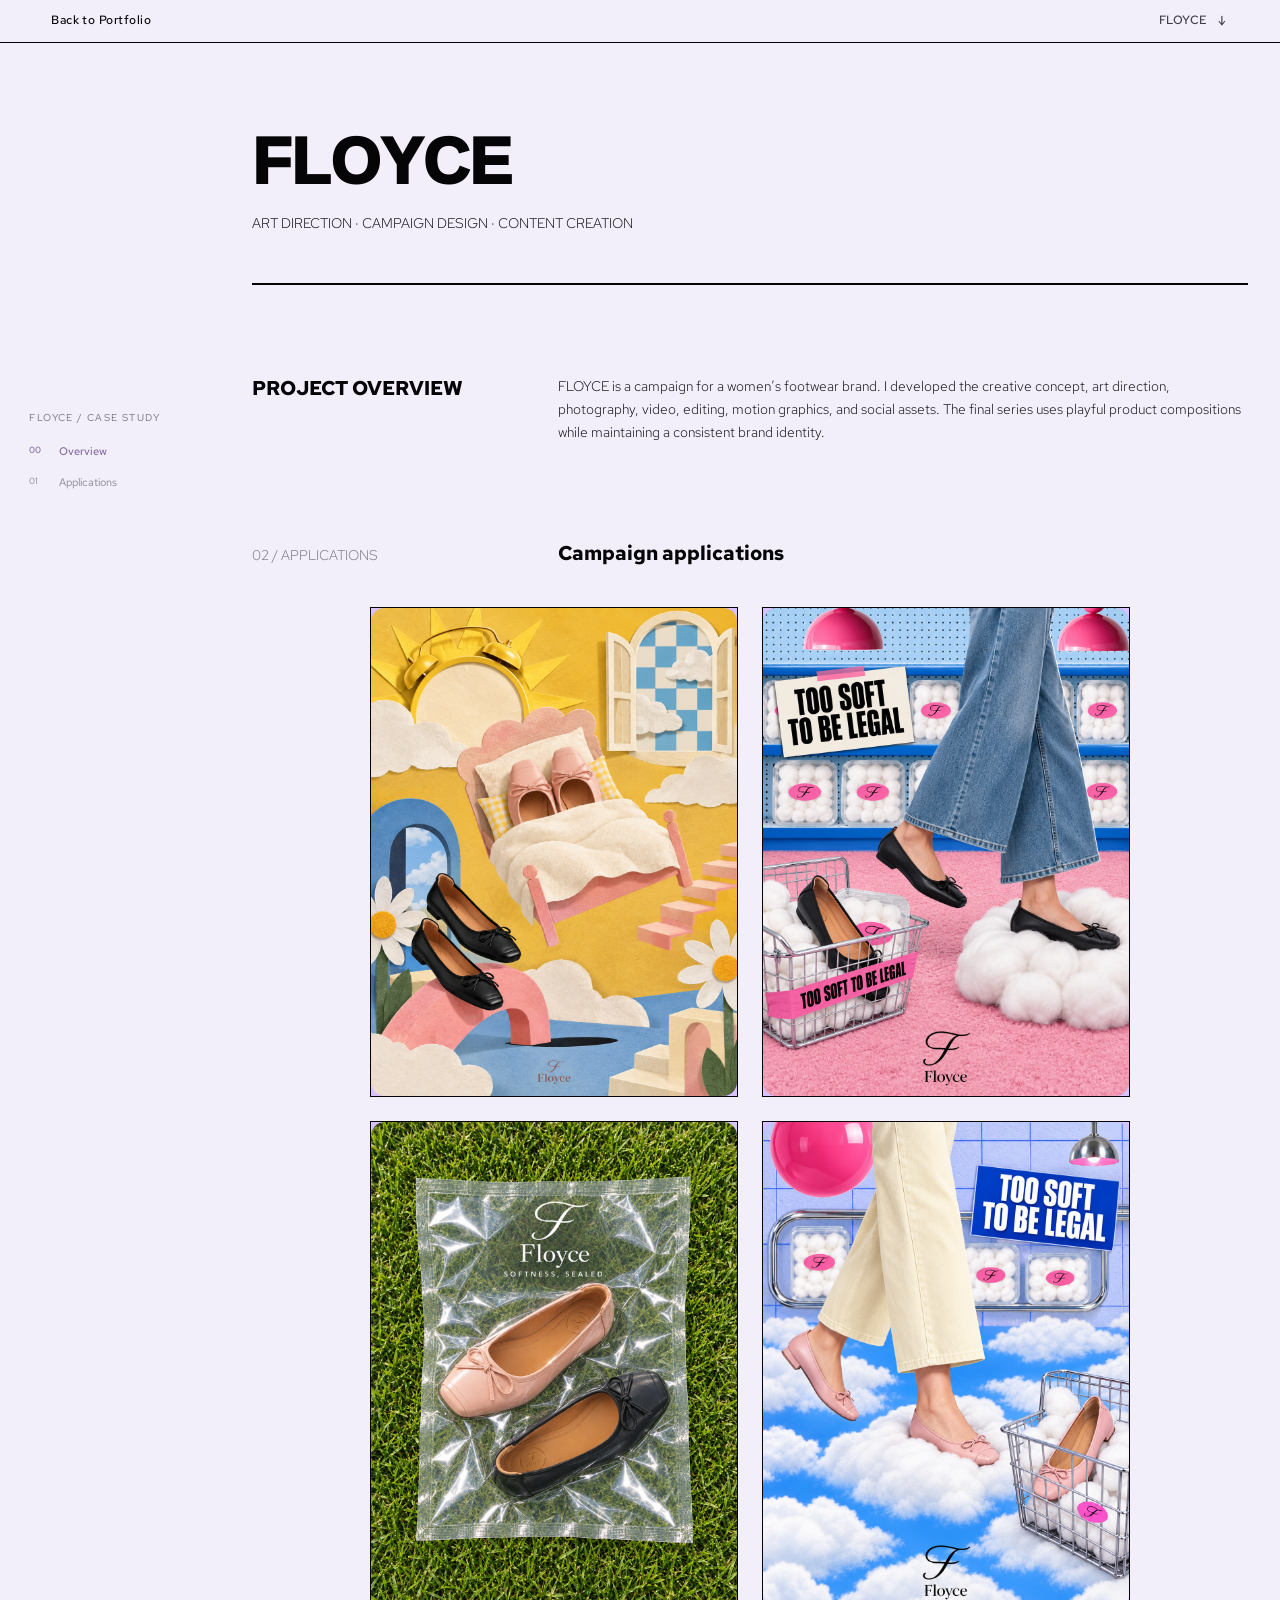
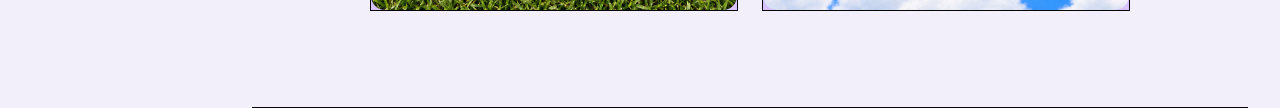
<file: floyce.html>
<!doctype html>
<html lang="zh-CN">
  <head>
    <meta charset="UTF-8" />
    <meta name="viewport" content="width=device-width, initial-scale=1.0" />
    <title>Portfolio</title>
    <link rel="stylesheet" href="styles.css?v=20260922-violet-accent" />
    <link rel="stylesheet" href="project-nav.css?v=20261105-behavior-only" />
    <link rel="stylesheet" href="floyce-case.css?v=20261119-section-type-fix" />
  </head>
  <body class="project-detail-page floyce-page has-case-section-nav">
    <main class="project-page-shell">
      <nav class="project-page-nav" aria-label="Project navigation">
        <a href="index.html">Back to Portfolio</a>
        <div class="project-switcher" data-project-switcher>
          <button class="project-switcher__toggle" type="button" aria-expanded="false" aria-controls="project-menu-floyce" aria-haspopup="true" data-project-switcher-toggle>
            <span>FLOYCE</span><span class="project-switcher__arrow" aria-hidden="true">↓</span>
          </button>
          <div class="project-switcher__panel" id="project-menu-floyce">
            <div class="project-switcher__panel-inner"><div class="project-switcher__links">
              <a href="flex.html">FLEX ACADEMY</a><a href="pulse.html">PULSE</a><a href="vitband.html">VITBAND</a><a href="heytea.html">HEYTEA</a><a href="nomoo.html">NOMOO</a><a href="floyce.html" aria-current="page">FLOYCE</a>
            </div></div>
          </div>
        </div>
      </nav>

      <nav class="case-section-nav" aria-label="FLOYCE case study sections" data-case-section-nav>
        <p>FLOYCE / CASE STUDY</p>
        <a href="#floyce-overview" data-case-section-link><span>00</span><span>Overview</span></a>
        <a href="#floyce-applications" data-case-section-link><span>01</span><span>Applications</span></a>
      </nav>

      <section class="content-panel case-study-content" aria-label="Floyce project content">
        <article class="section-block project-case floyce-case" id="project-four">
          <header class="case-hero floyce-hero" id="floyce-overview" data-case-section>
            <h2>FLOYCE</h2>
            <p class="project-tag">Art Direction · Campaign Design · Content Creation</p>
          </header>

          <section class="case-block case-block-large floyce-overview">
            <h3>Project Overview</h3>
            <p>
              FLOYCE is a campaign for a women’s footwear brand. I developed the creative
              concept, art direction, photography, video, editing, motion graphics, and
              social assets. The final series uses playful product compositions while
              maintaining a consistent brand identity.
            </p>
          </section>

          <header class="visual-project-heading" id="floyce-applications" data-case-section>
            <p>02 / Applications</p>
            <h3>Campaign applications</h3>
          </header>

          <div class="floyce-gallery" aria-label="Floyce Instagram poster designs">
            <figure class="floyce-poster">
              <img src="assets/floyce/floyce-01.png" alt="Floyce women's shoe Instagram poster with yellow dream bedroom scene" />
            </figure>
            <figure class="floyce-poster">
              <img src="assets/floyce/floyce-02.png" alt="Floyce women's shoe Instagram poster with blue shelf and pink carpet scene" />
            </figure>
            <figure class="floyce-poster">
              <img src="assets/floyce/floyce-03.png" alt="Floyce women's shoe Instagram poster with sealed softness concept on grass" />
            </figure>
            <figure class="floyce-poster">
              <img src="assets/floyce/floyce-04.png" alt="Floyce women's shoe Instagram poster with cloud and shopping cart scene" />
            </figure>
          </div>
        </article>
      </section>
    </main>
    <script src="script.js?v=20260914-project-preview"></script>
    <script src="case-study-nav.js?v=20261105-shared-sidebar"></script>
    <script src="project-nav.js?v=20260922-dropdown"></script>
  </body>
</html>
</file>
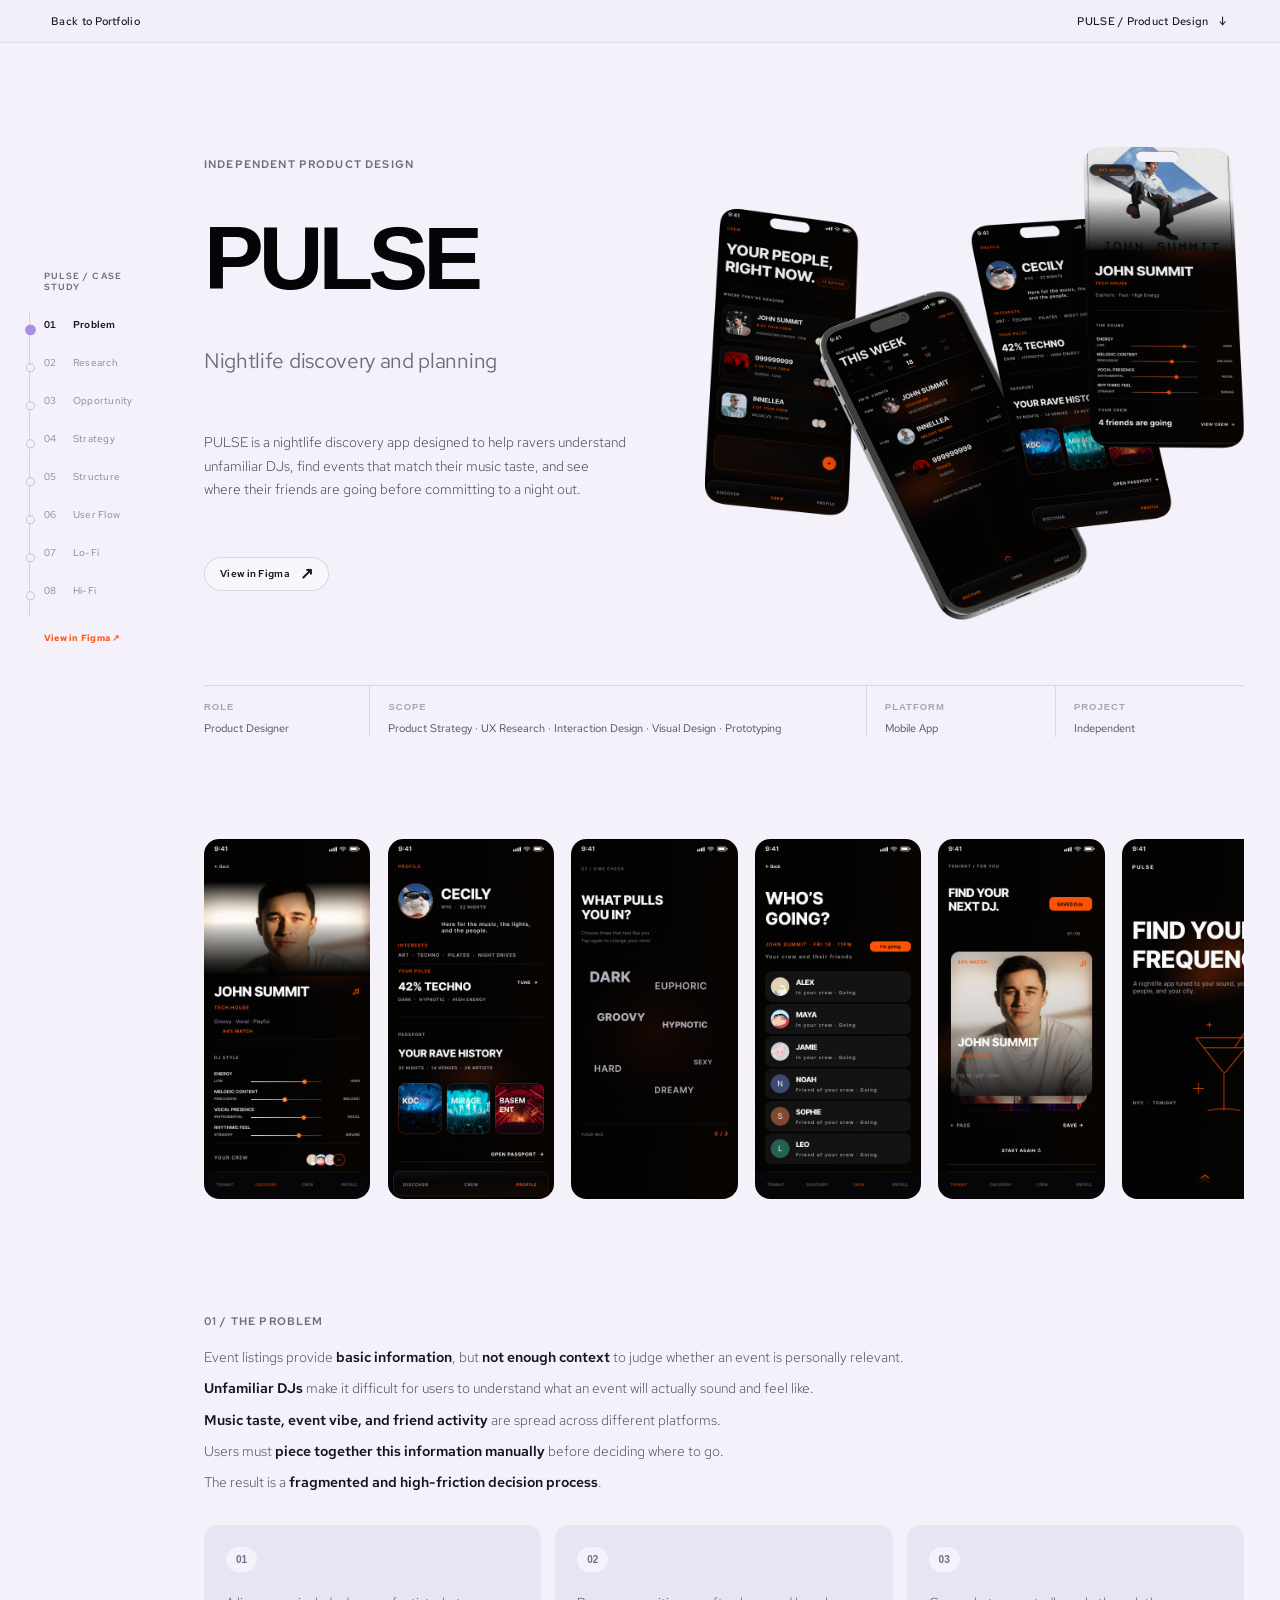
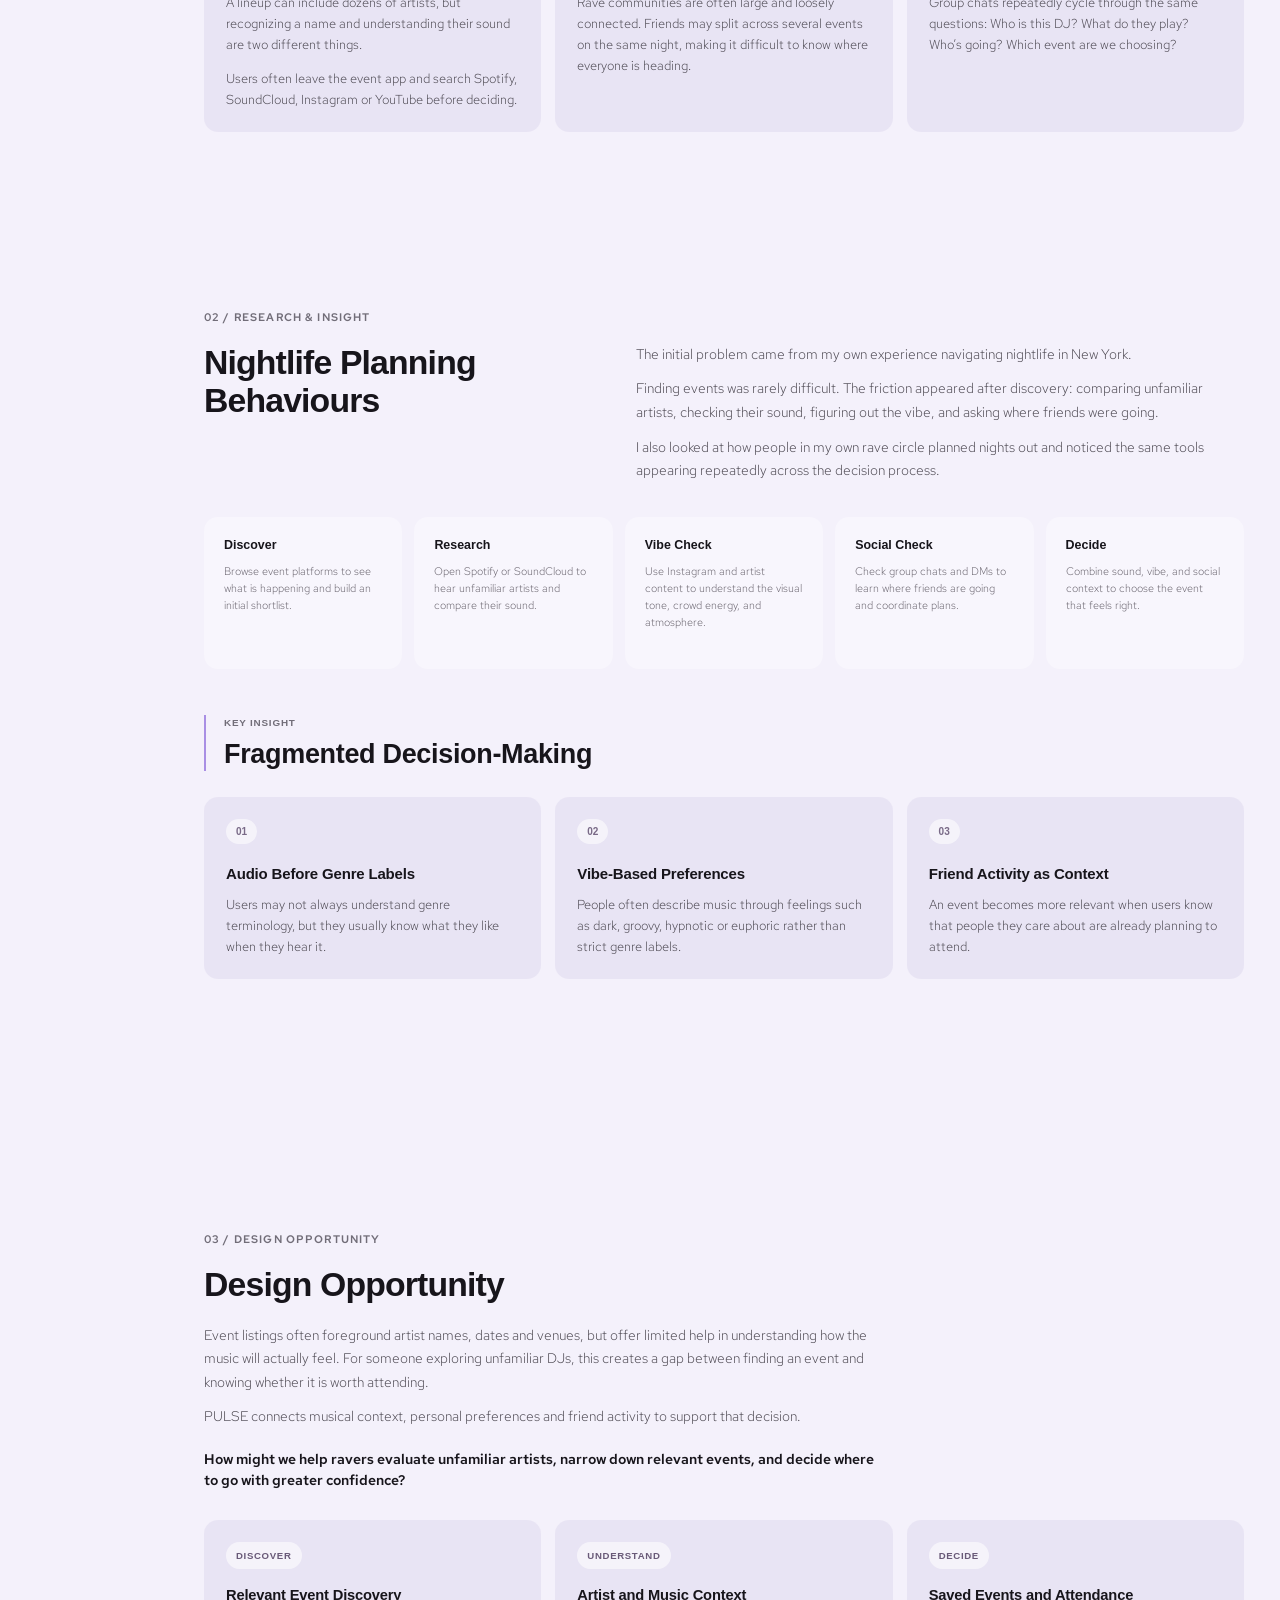
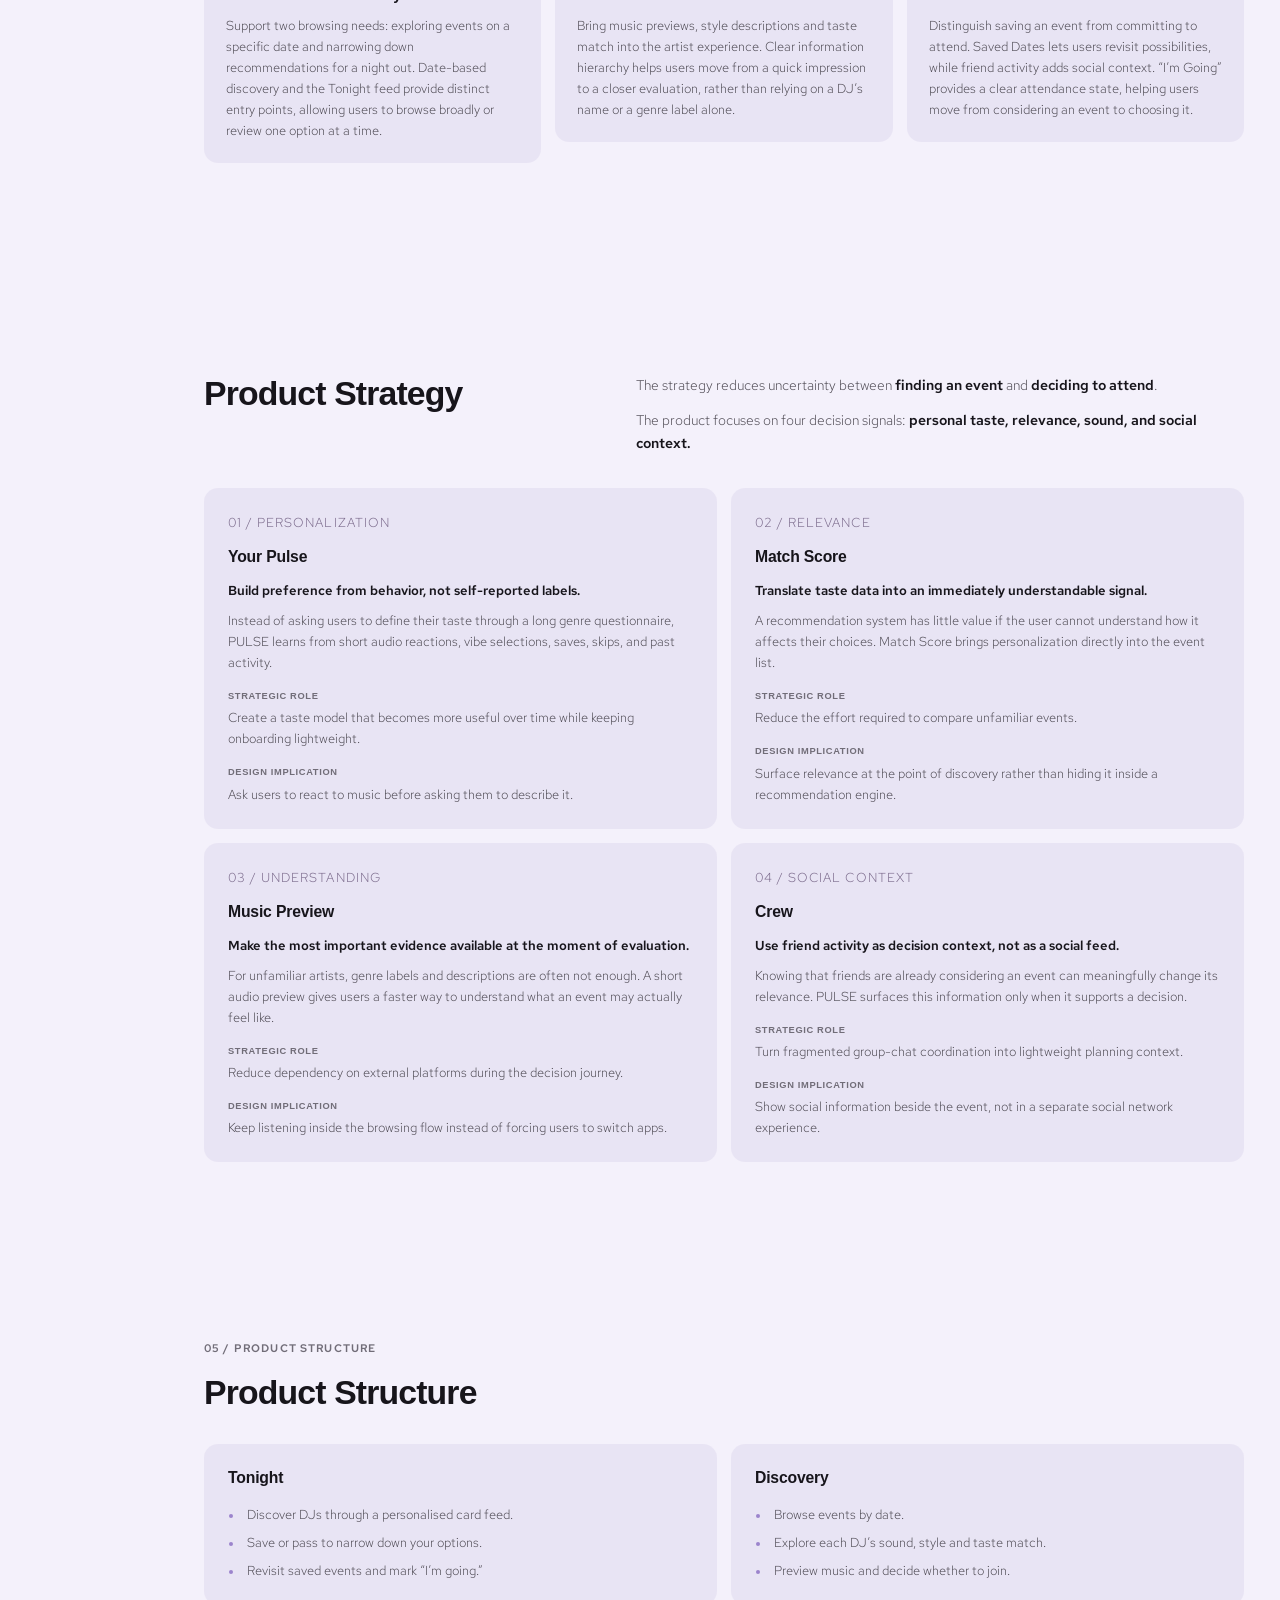
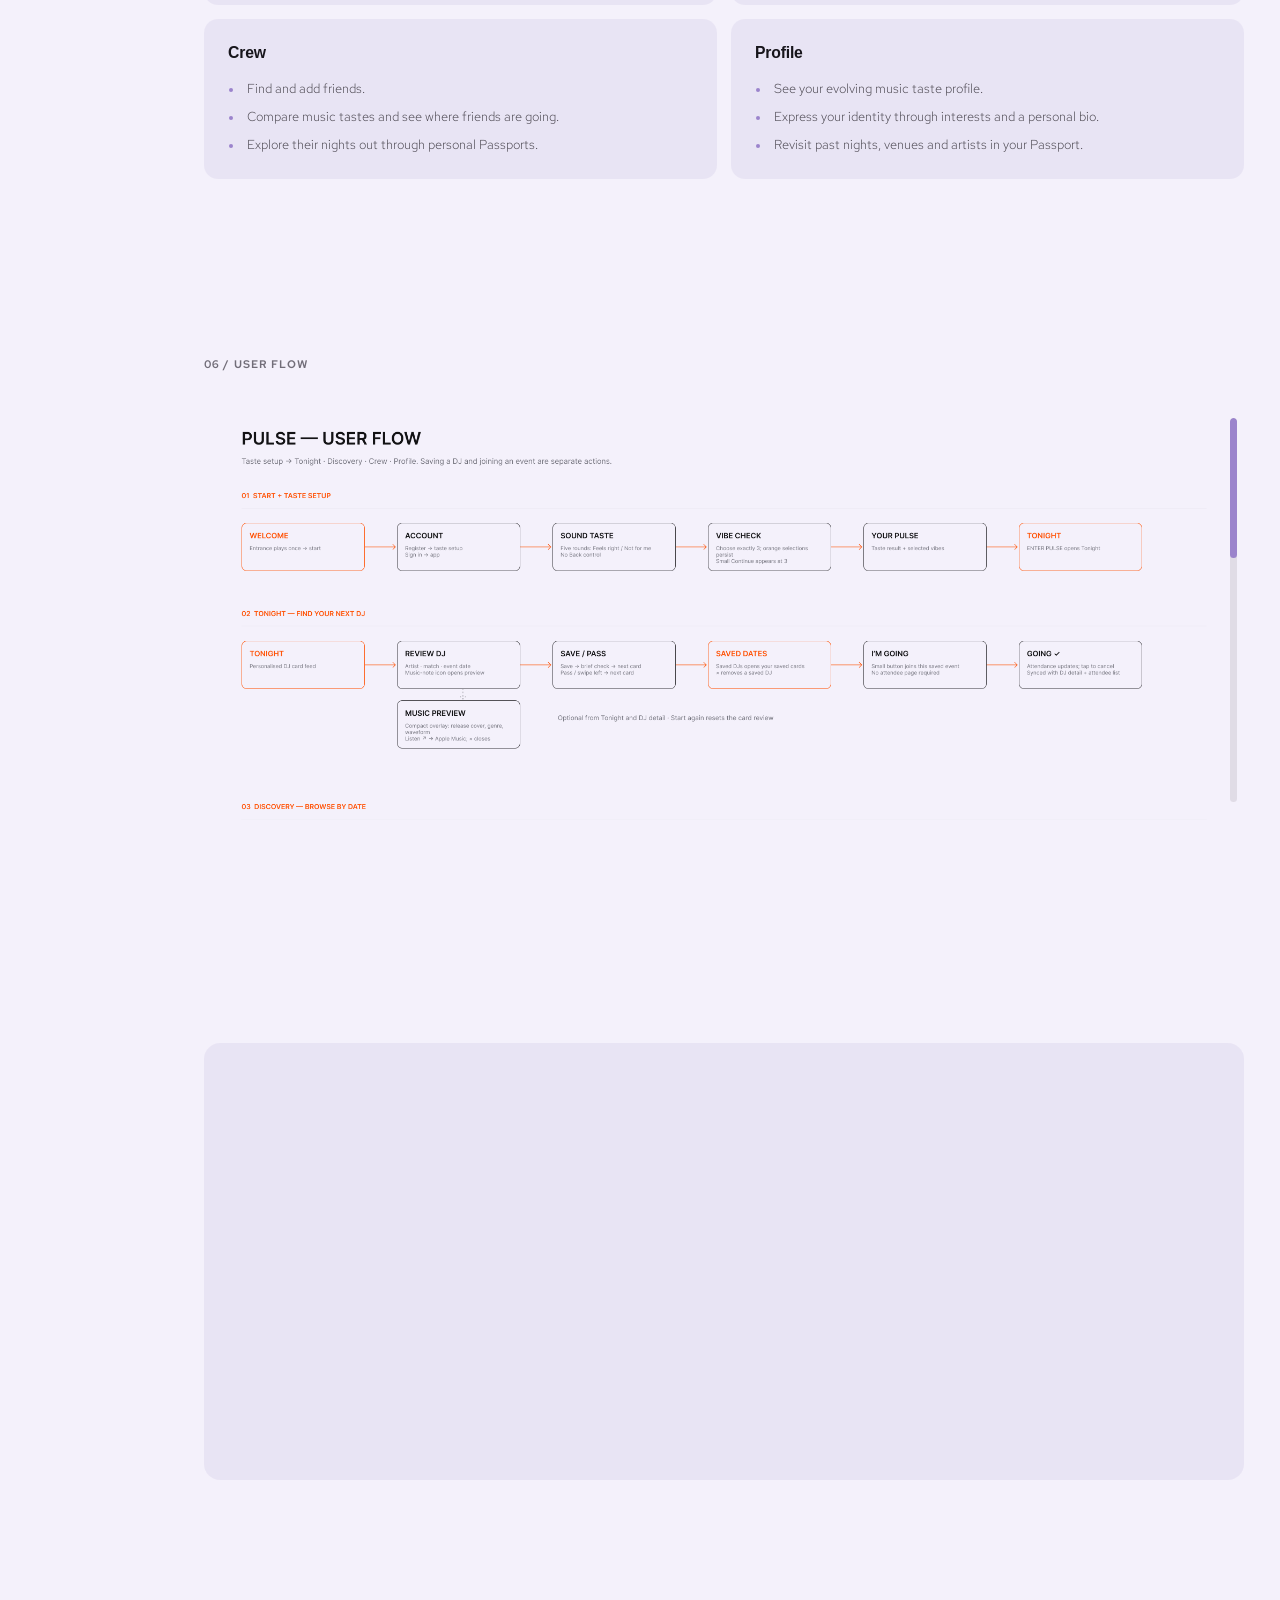
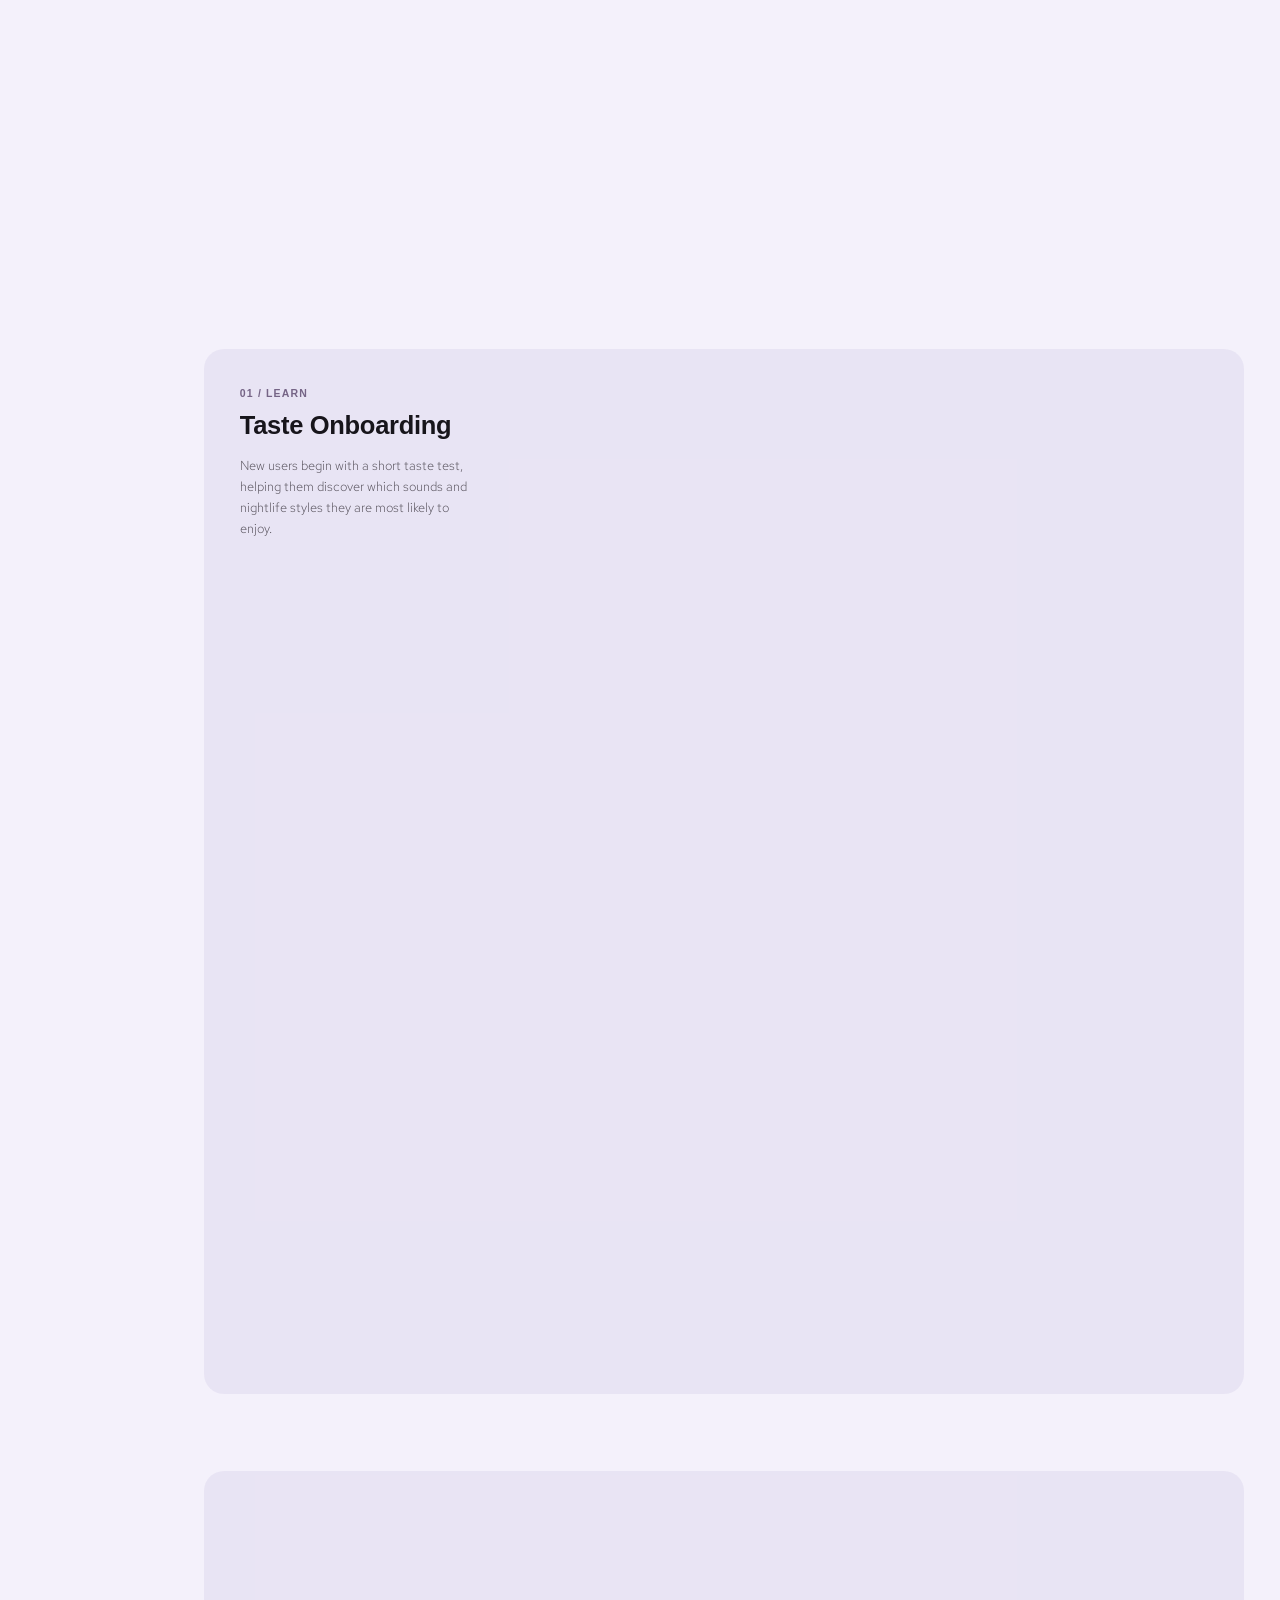
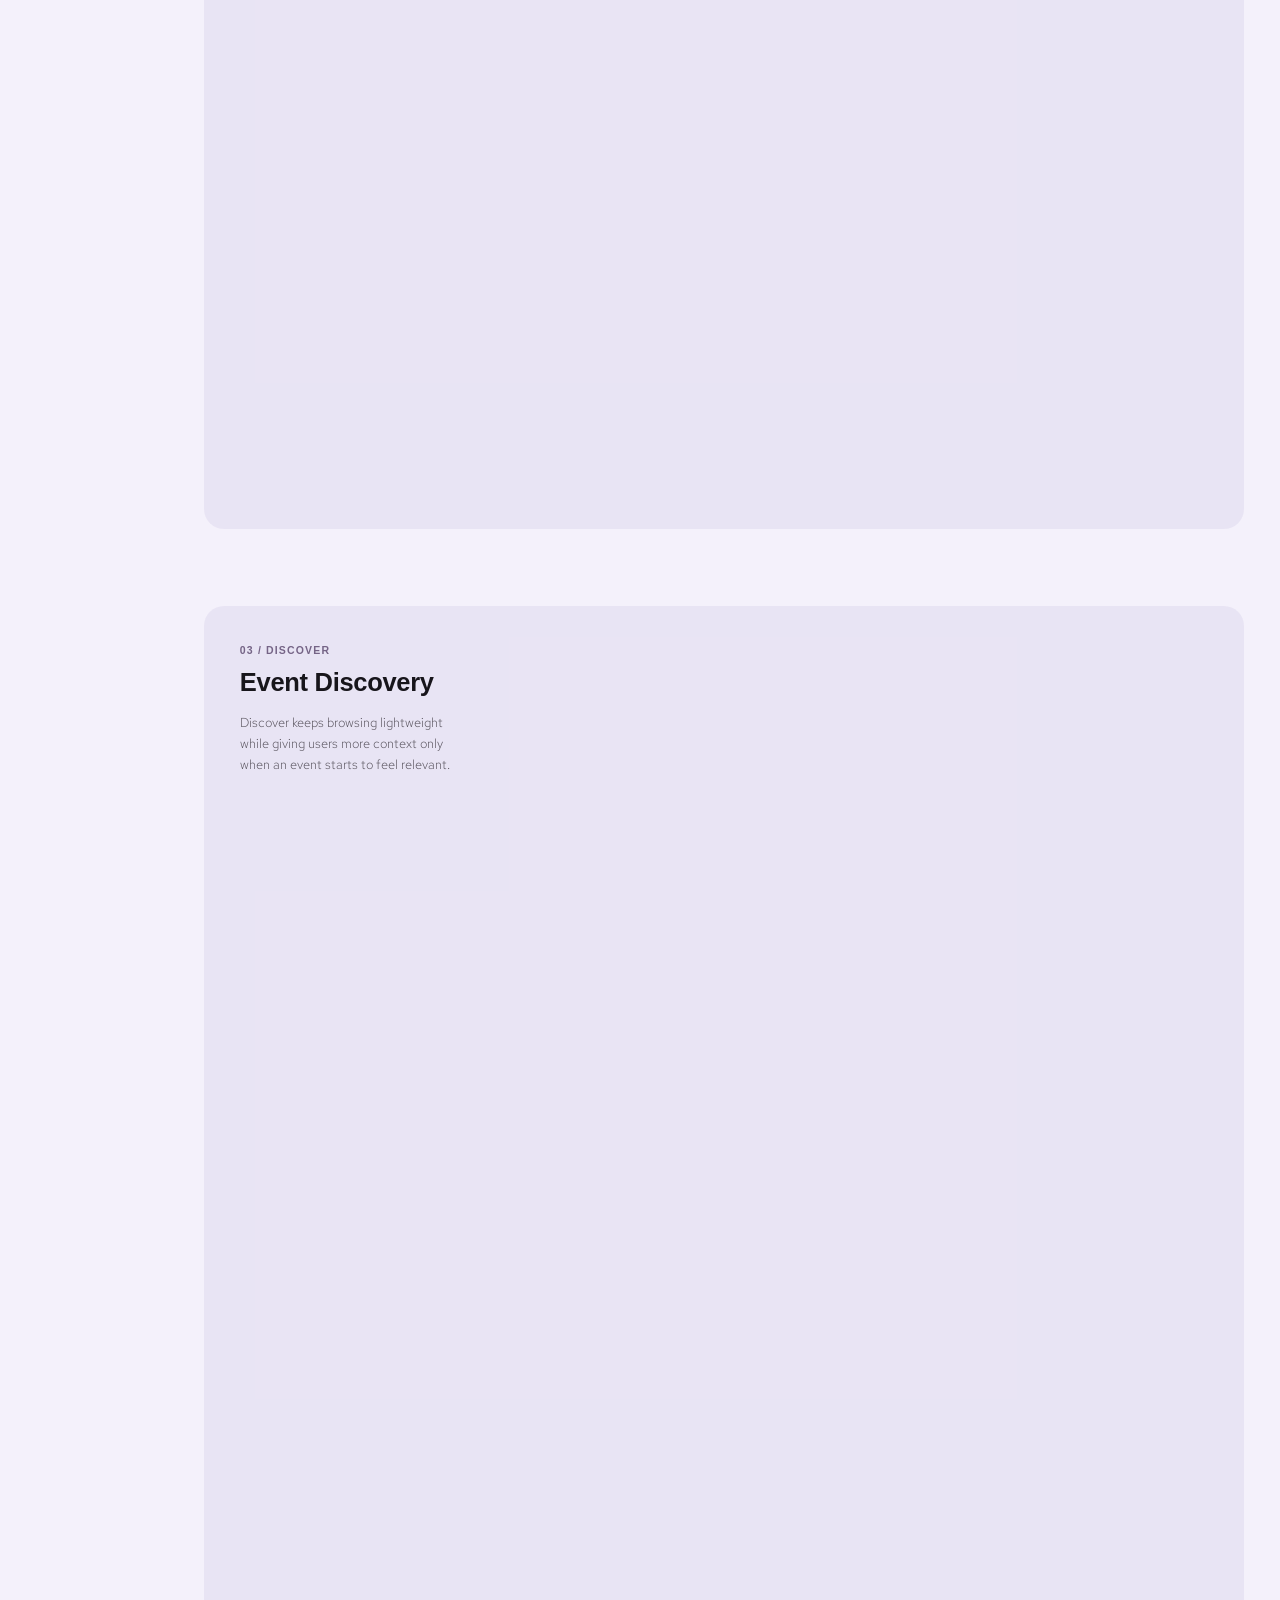
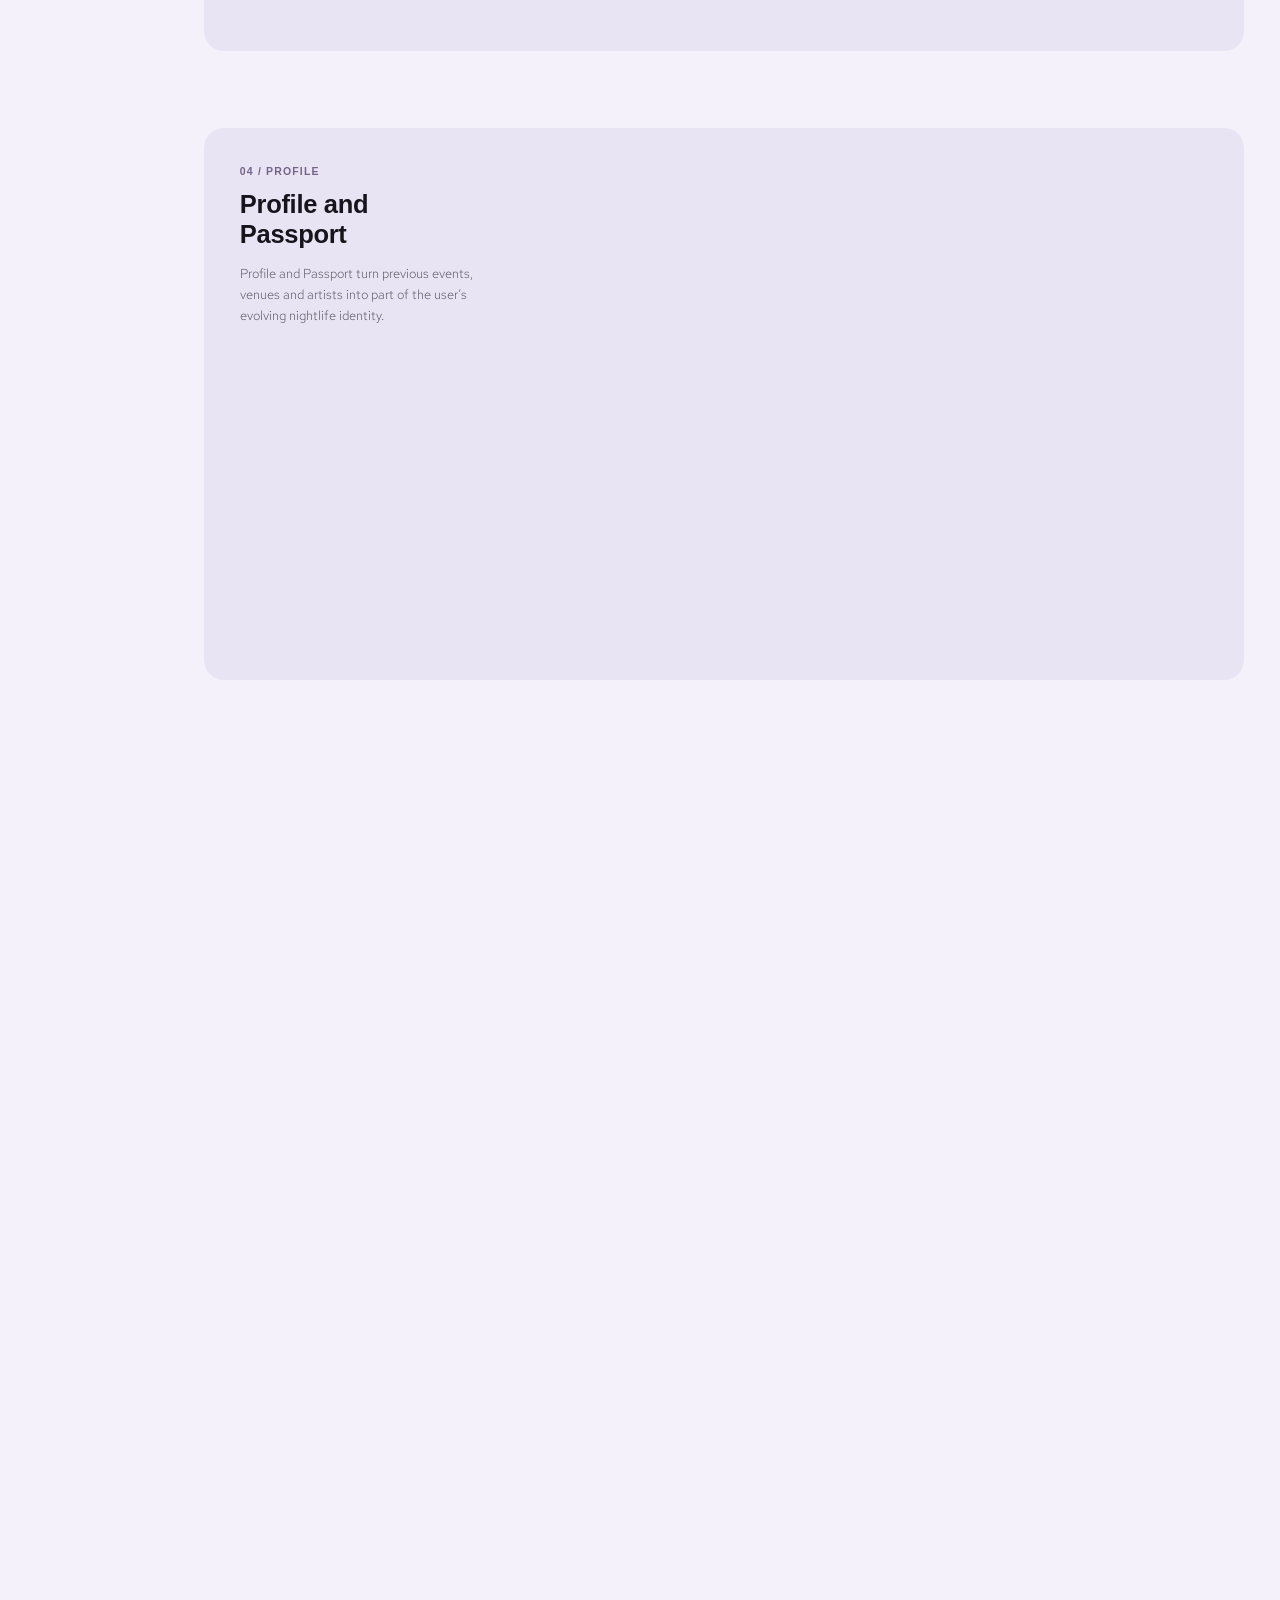
<file: pulse.html>
<!doctype html>
<html lang="en">
  <head>
    <meta charset="UTF-8" />
    <meta name="viewport" content="width=device-width, initial-scale=1.0" />
    <meta
      name="description"
      content="PULSE, an independent nightlife discovery product design case study by Yining Zhou."
    />
    <title>PULSE — Yining Zhou</title>
    <link rel="stylesheet" href="styles.css?v=20260922-violet-accent" />
    <link rel="stylesheet" href="pulse-case.css?v=20261007-userflow-scrollbar" />
    <link rel="stylesheet" href="project-nav.css?v=20261105-behavior-only" />
    <link rel="stylesheet" href="pulse-editorial.css?v=20261119-contained-marquee" />
  </head>
  <body class="project-detail-page pulse-page has-case-section-nav">
    <main class="project-page-shell">
      <nav class="project-page-nav" aria-label="Project navigation">
        <a href="index.html">Back to Portfolio</a>
        <div class="project-switcher" data-project-switcher>
          <button class="project-switcher__toggle" type="button" aria-expanded="false" aria-controls="project-menu-pulse" aria-haspopup="true" data-project-switcher-toggle>
            <span>PULSE / Product Design</span><span class="project-switcher__arrow" aria-hidden="true">↓</span>
          </button>
          <div class="project-switcher__panel" id="project-menu-pulse">
            <div class="project-switcher__panel-inner"><div class="project-switcher__links">
              <a href="flex.html">FLEX ACADEMY</a><a href="pulse.html" aria-current="page">PULSE</a><a href="vitband.html">VITBAND</a><a href="heytea.html">HEYTEA</a><a href="nomoo.html">NOMOO</a><a href="floyce.html">FLOYCE</a>
            </div></div>
          </div>
        </div>
      </nav>

      <nav class="pulse-section-nav" aria-label="PULSE case study sections">
        <p>PULSE / CASE STUDY</p>
        <a href="#pulse-section-01" data-pulse-section-link><span>01</span><span>Problem</span></a>
        <a href="#pulse-section-02" data-pulse-section-link><span>02</span><span>Research</span></a>
        <a href="#pulse-section-03" data-pulse-section-link><span>03</span><span>Opportunity</span></a>
        <a href="#pulse-section-04" data-pulse-section-link><span>04</span><span>Strategy</span></a>
        <a href="#pulse-section-05" data-pulse-section-link><span>05</span><span>Structure</span></a>
        <a href="#pulse-section-06" data-pulse-section-link><span>06</span><span>User Flow</span></a>
        <a href="#pulse-section-07" data-pulse-section-link><span>07</span><span>Lo-Fi</span></a>
        <a href="#pulse-section-08" data-pulse-section-link><span>08</span><span>Hi-Fi</span></a>
        <a
          class="pulse-section-nav__figma"
          href="https://www.figma.com/design/UjKoILnFvuzLKXntUggOBT/PULSE-%E2%80%94-Lo-Fi-UX-Prototype?node-id=283-1477&amp;t=KQSA0owTVfsOMHuZ-1"
          target="_blank"
          rel="noopener noreferrer"
        >View in Figma ↗</a>
      </nav>

      <article class="pulse-case case-study-content">
        <header class="pulse-hero" aria-labelledby="pulse-title">
          <div class="pulse-wrap pulse-hero__layout">
            <p class="pulse-kicker pulse-reveal">Independent Product Design</p>
            <h1 id="pulse-title" class="pulse-reveal-title">PULSE</h1>
            <figure class="pulse-hero__visual" aria-label="PULSE mobile app interface mockups">
              <img src="assets/pulse/pulse-hero-main.png" alt="PULSE nightlife app interface mockups" />
            </figure>
            <p class="pulse-hero__tagline pulse-reveal">Nightlife discovery and planning</p>
            <a
              class="pulse-hero__figma pulse-reveal"
              href="https://www.figma.com/design/UjKoILnFvuzLKXntUggOBT/PULSE-%E2%80%94-Lo-Fi-UX-Prototype?node-id=283-1477&amp;t=KQSA0owTVfsOMHuZ-1"
              target="_blank"
              rel="noopener noreferrer"
            >View in Figma <span aria-hidden="true">↗</span></a>
            <p class="pulse-hero__intro pulse-reveal">
              PULSE is a nightlife discovery app designed to help ravers understand unfamiliar
              DJs, find events that match their music taste, and see where their friends are
              going before committing to a night out.
            </p>

            <dl class="pulse-meta pulse-reveal" aria-label="Project information">
              <div><dt>Role</dt><dd>Product Designer</dd></div>
              <div>
                <dt>Scope</dt>
                <dd>Product Strategy · UX Research · Interaction Design · Visual Design · Prototyping</dd>
              </div>
              <div><dt>Platform</dt><dd>Mobile App</dd></div>
              <div><dt>Project</dt><dd>Independent</dd></div>
            </dl>
          </div>
        </header>

        <section class="pulse-interface-marquee" aria-label="PULSE interface gallery">
          <div class="pulse-interface-marquee__viewport">
            <div class="pulse-interface-marquee__track">
              <div class="pulse-interface-marquee__set">
                <img src="assets/pulse/HIFI — 05 Your Pulse.png" alt="PULSE taste profile screen" />
                <img src="assets/pulse/HIFI — 11 Crew.png" alt="PULSE crew screen" />
                <img src="assets/pulse/HIFI — 02 Sign Up.png" alt="PULSE sign up screen" />
                <img src="assets/pulse/HIFI — 09 Event Detail.png" alt="PULSE event detail screen" />
                <img src="assets/pulse/HIFI — 04 Vibe Pick.png" alt="PULSE vibe selection screen" />
                <img src="assets/pulse/HIFI — 13 Passport.png" alt="PULSE passport screen" />
                <img src="assets/pulse/HIFI — 10 Tonight.png" alt="PULSE Tonight recommendation screen" />
                <img src="assets/pulse/HIFI — 01 Welcome.png" alt="PULSE welcome screen" />
                <img src="assets/pulse/HIFI — 12 Profile.png" alt="PULSE profile screen" />
                <img src="assets/pulse/HIFI — 03 Sound Taste.png" alt="PULSE sound taste screen" />
                <img src="assets/pulse/HIFI — 10 Who’s Going.png" alt="PULSE attendance screen" />
                <img src="assets/pulse/HIFI — 06A Discover Home/Saturday Selected.png" alt="PULSE event discovery screen" />
              </div>
              <div class="pulse-interface-marquee__set" aria-hidden="true">
                <img src="assets/pulse/HIFI — 05 Your Pulse.png" alt="" />
                <img src="assets/pulse/HIFI — 11 Crew.png" alt="" />
                <img src="assets/pulse/HIFI — 02 Sign Up.png" alt="" />
                <img src="assets/pulse/HIFI — 09 Event Detail.png" alt="" />
                <img src="assets/pulse/HIFI — 04 Vibe Pick.png" alt="" />
                <img src="assets/pulse/HIFI — 13 Passport.png" alt="" />
                <img src="assets/pulse/HIFI — 10 Tonight.png" alt="" />
                <img src="assets/pulse/HIFI — 01 Welcome.png" alt="" />
                <img src="assets/pulse/HIFI — 12 Profile.png" alt="" />
                <img src="assets/pulse/HIFI — 03 Sound Taste.png" alt="" />
                <img src="assets/pulse/HIFI — 10 Who’s Going.png" alt="" />
                <img src="assets/pulse/HIFI — 06A Discover Home/Saturday Selected.png" alt="" />
              </div>
            </div>
          </div>
        </section>

        <section class="pulse-section pulse-problem" id="pulse-section-01" aria-labelledby="problem-title">
          <div class="pulse-wrap">
            <p class="pulse-index pulse-reveal" id="problem-title">01 / The Problem</p>
            <div class="pulse-lead pulse-problem__lead pulse-reveal">
              <p>Event listings provide <strong>basic information</strong>, but <strong>not enough context</strong> to judge whether an event is personally relevant.</p>
              <p><strong>Unfamiliar DJs</strong> make it difficult for users to understand what an event will actually sound and feel like.</p>
              <p><strong>Music taste, event vibe, and friend activity</strong> are spread across different platforms.</p>
              <p>Users must <strong>piece together this information manually</strong> before deciding where to go.</p>
              <p>The result is a <strong>fragmented and high-friction decision process</strong>.</p>
            </div>

            <div class="pulse-three pulse-problem-points pulse-sequence">
              <article>
                <span>01</span>
                <p>A lineup can include dozens of artists, but recognizing a name and understanding their sound are two different things.</p>
                <p>Users often leave the event app and search Spotify, SoundCloud, Instagram or YouTube before deciding.</p>
              </article>
              <article>
                <span>02</span>
                <p>Rave communities are often large and loosely connected. Friends may split across several events on the same night, making it difficult to know where everyone is heading.</p>
              </article>
              <article>
                <span>03</span>
                <p>Group chats repeatedly cycle through the same questions: Who is this DJ? What do they play? Who’s going? Which event are we choosing?</p>
              </article>
            </div>

          </div>
        </section>

        <section class="pulse-section pulse-research" id="pulse-section-02" aria-labelledby="research-title">
          <div class="pulse-wrap">
            <p class="pulse-index pulse-reveal">02 / Research &amp; Insight</p>
            <div class="pulse-heading-grid">
              <h2 id="research-title" class="pulse-reveal-title">Nightlife Planning Behaviours</h2>
              <div class="pulse-lead pulse-reveal">
                <p>The initial problem came from my own experience navigating nightlife in New York.</p>
                <p>Finding events was rarely difficult. The friction appeared after discovery: comparing unfamiliar artists, checking their sound, figuring out the vibe, and asking where friends were going.</p>
                <p>I also looked at how people in my own rave circle planned nights out and noticed the same tools appearing repeatedly across the decision process.</p>
              </div>
            </div>

            <ol class="pulse-process pulse-sequence" aria-label="Rave planning process">
              <li><strong>Discover</strong><small>Browse event platforms to see what is happening and build an initial shortlist.</small></li>
              <li><strong>Research</strong><small>Open Spotify or SoundCloud to hear unfamiliar artists and compare their sound.</small></li>
              <li><strong>Vibe Check</strong><small>Use Instagram and artist content to understand the visual tone, crowd energy, and atmosphere.</small></li>
              <li><strong>Social Check</strong><small>Check group chats and DMs to learn where friends are going and coordinate plans.</small></li>
              <li><strong>Decide</strong><small>Combine sound, vibe, and social context to choose the event that feels right.</small></li>
            </ol>

            <div class="pulse-key-insight pulse-reveal">
              <p>Key Insight</p>
              <h3>Fragmented Decision-Making</h3>
            </div>

            <div class="pulse-three pulse-insights pulse-sequence">
              <article><span>01</span><h3>Audio Before Genre Labels</h3><p>Users may not always understand genre terminology, but they usually know what they like when they hear it.</p></article>
              <article><span>02</span><h3>Vibe-Based Preferences</h3><p>People often describe music through feelings such as dark, groovy, hypnotic or euphoric rather than strict genre labels.</p></article>
              <article><span>03</span><h3>Friend Activity as Context</h3><p>An event becomes more relevant when users know that people they care about are already planning to attend.</p></article>
            </div>

            <div class="pulse-insight-summary pulse-reveal">
              <p>Users moved between event listings, music platforms, social media, and group chats before choosing an event. PULSE brings those decision signals into one product.</p>
            </div>
          </div>
        </section>

        <section class="pulse-section pulse-opportunity" id="pulse-section-03" aria-labelledby="opportunity-title">
          <div class="pulse-wrap">
            <p class="pulse-index pulse-reveal">03 / Design Opportunity</p>
            <h2 id="opportunity-title" class="pulse-reveal-title">Design Opportunity</h2>
            <div class="pulse-opportunity-intro pulse-reveal">
              <p>Event listings often foreground artist names, dates and venues, but offer limited help in understanding how the music will actually feel. For someone exploring unfamiliar DJs, this creates a gap between finding an event and knowing whether it is worth attending.</p>
              <p>PULSE connects musical context, personal preferences and friend activity to support that decision.</p>
              <p class="pulse-opportunity-question"><strong>How might we help ravers evaluate unfamiliar artists, narrow down relevant events, and decide where to go with greater confidence?</strong></p>
            </div>

            <div class="pulse-pathway pulse-sequence">
              <article>
                <p class="pulse-pathway__label">Discover</p>
                <h3>Relevant Event Discovery</h3>
                <p>Support two browsing needs: exploring events on a specific date and narrowing down recommendations for a night out. Date-based discovery and the Tonight feed provide distinct entry points, allowing users to browse broadly or review one option at a time.</p>
              </article>
              <article>
                <p class="pulse-pathway__label">Understand</p>
                <h3>Artist and Music Context</h3>
                <p>Bring music previews, style descriptions and taste match into the artist experience. Clear information hierarchy helps users move from a quick impression to a closer evaluation, rather than relying on a DJ’s name or a genre label alone.</p>
              </article>
              <article>
                <p class="pulse-pathway__label">Decide</p>
                <h3>Saved Events and Attendance</h3>
                <p>Distinguish saving an event from committing to attend. Saved Dates lets users revisit possibilities, while friend activity adds social context. “I’m Going” provides a clear attendance state, helping users move from considering an event to choosing it.</p>
              </article>
            </div>
          </div>
        </section>

        <section class="pulse-section pulse-strategy" id="pulse-section-04" aria-labelledby="strategy-title">
          <div class="pulse-wrap">
            <p class="pulse-index pulse-reveal">04 / Product Strategy</p>
            <div class="pulse-heading-grid">
              <h2 id="strategy-title" class="pulse-reveal-title">Product Strategy</h2>
              <div class="pulse-lead pulse-reveal">
                <p>The strategy reduces uncertainty between <strong>finding an event</strong> and <strong>deciding to attend</strong>.</p>
                <p>The product focuses on four decision signals: <strong>personal taste, relevance, sound, and social context.</strong></p>
              </div>
            </div>
            <div class="pulse-strategy-grid pulse-sequence">
              <article>
                <p class="pulse-strategy-grid__label">01 / Personalization</p>
                <h3>Your Pulse</h3>
                <p class="pulse-strategy-grid__principle"><strong>Build preference from behavior, not self-reported labels.</strong></p>
                <p>Instead of asking users to define their taste through a long genre questionnaire, PULSE learns from short audio reactions, vibe selections, saves, skips, and past activity.</p>
                <h4>Strategic role</h4>
                <p>Create a taste model that becomes more useful over time while keeping onboarding lightweight.</p>
                <h4>Design implication</h4>
                <p>Ask users to react to music before asking them to describe it.</p>
              </article>
              <article>
                <p class="pulse-strategy-grid__label">02 / Relevance</p>
                <h3>Match Score</h3>
                <p class="pulse-strategy-grid__principle"><strong>Translate taste data into an immediately understandable signal.</strong></p>
                <p>A recommendation system has little value if the user cannot understand how it affects their choices. Match Score brings personalization directly into the event list.</p>
                <h4>Strategic role</h4>
                <p>Reduce the effort required to compare unfamiliar events.</p>
                <h4>Design implication</h4>
                <p>Surface relevance at the point of discovery rather than hiding it inside a recommendation engine.</p>
              </article>
              <article>
                <p class="pulse-strategy-grid__label">03 / Understanding</p>
                <h3>Music Preview</h3>
                <p class="pulse-strategy-grid__principle"><strong>Make the most important evidence available at the moment of evaluation.</strong></p>
                <p>For unfamiliar artists, genre labels and descriptions are often not enough. A short audio preview gives users a faster way to understand what an event may actually feel like.</p>
                <h4>Strategic role</h4>
                <p>Reduce dependency on external platforms during the decision journey.</p>
                <h4>Design implication</h4>
                <p>Keep listening inside the browsing flow instead of forcing users to switch apps.</p>
              </article>
              <article>
                <p class="pulse-strategy-grid__label">04 / Social Context</p>
                <h3>Crew</h3>
                <p class="pulse-strategy-grid__principle"><strong>Use friend activity as decision context, not as a social feed.</strong></p>
                <p>Knowing that friends are already considering an event can meaningfully change its relevance. PULSE surfaces this information only when it supports a decision.</p>
                <h4>Strategic role</h4>
                <p>Turn fragmented group-chat coordination into lightweight planning context.</p>
                <h4>Design implication</h4>
                <p>Show social information beside the event, not in a separate social network experience.</p>
              </article>
            </div>
          </div>
        </section>

        <section class="pulse-section pulse-product-structure" id="pulse-section-05" aria-labelledby="product-structure-title">
          <div class="pulse-wrap">
            <p class="pulse-index pulse-reveal">05 / Product Structure</p>
            <div class="pulse-heading-grid">
              <h2 id="product-structure-title" class="pulse-reveal-title">Product Structure</h2>
            </div>

            <div class="pulse-structure-grid pulse-sequence">
              <article>
                <h3>Tonight</h3>
                <ul>
                  <li>Discover DJs through a personalised card feed.</li>
                  <li>Save or pass to narrow down your options.</li>
                  <li>Revisit saved events and mark “I’m going.”</li>
                </ul>
              </article>
              <article>
                <h3>Discovery</h3>
                <ul>
                  <li>Browse events by date.</li>
                  <li>Explore each DJ’s sound, style and taste match.</li>
                  <li>Preview music and decide whether to join.</li>
                </ul>
              </article>
              <article>
                <h3>Crew</h3>
                <ul>
                  <li>Find and add friends.</li>
                  <li>Compare music tastes and see where friends are going.</li>
                  <li>Explore their nights out through personal Passports.</li>
                </ul>
              </article>
              <article>
                <h3>Profile</h3>
                <ul>
                  <li>See your evolving music taste profile.</li>
                  <li>Express your identity through interests and a personal bio.</li>
                  <li>Revisit past nights, venues and artists in your Passport.</li>
                </ul>
              </article>
            </div>
          </div>
        </section>

        <section class="pulse-section pulse-user-flow" id="pulse-section-06" aria-label="06 / User Flow">
          <div class="pulse-wrap">
            <p class="pulse-index pulse-reveal">06 / User Flow</p>
            <figure class="pulse-flow-figure pulse-reveal">
              <div class="pulse-flow-scroll" tabindex="0" aria-label="Scrollable PULSE user flow diagram">
                <img src="assets/pulse/PULSE — USER FLOW.png?v=20261007-transparent" alt="PULSE complete user flow from taste setup through Tonight, Discovery, Crew and Profile" />
              </div>
              <span class="pulse-flow-scrollbar" aria-hidden="true">
                <span class="pulse-flow-scrollbar__thumb"></span>
              </span>
            </figure>
          </div>
        </section>

        <section class="pulse-section pulse-screens pulse-lofi" id="pulse-section-07" aria-label="07 / Lo-Fi Design">
          <div class="pulse-wrap pulse-screen-intro">
            <p class="pulse-index pulse-reveal">07 / Lo-Fi Design</p>
          </div>

          <div class="pulse-lofi-overview pulse-wide" aria-label="Complete PULSE low-fidelity screen sequence">
            <div class="pulse-lofi-marquee">
              <div class="pulse-lofi-rail" data-pulse-sequence>
                <figure><img src="assets/pulse/PULSE — Lo-Fi UX Prototype/V2 — 01 Welcome.png" alt="" /></figure>
                <figure><img src="assets/pulse/PULSE — Lo-Fi UX Prototype/V2 — 02 Sign Up.png" alt="" /></figure>
                <figure><img src="assets/pulse/PULSE — Lo-Fi UX Prototype/V2 — 03 Sound Taste.png" alt="" /></figure>
                <figure><img src="assets/pulse/PULSE — Lo-Fi UX Prototype/V2 — 04 Vibe Pick.png" alt="" /></figure>
                <figure><img src="assets/pulse/PULSE — Lo-Fi UX Prototype/V2 — 05 Your Pulse.png" alt="" /></figure>
                <figure><img src="assets/pulse/PULSE — Lo-Fi UX Prototype/V2 — 06 Discover Home/Date List.png" alt="" /></figure>
                <figure><img src="assets/pulse/PULSE — Lo-Fi UX Prototype/V2 — 06A Discover Home/Saturday Selected.png" alt="" /></figure>
                <figure><img src="assets/pulse/PULSE — Lo-Fi UX Prototype/V2 — 06B Discover Home/Scroll State.png" alt="" /></figure>
                <figure><img src="assets/pulse/PULSE — Lo-Fi UX Prototype/V2 — 07 Discover Home/Event Expanded.png" alt="" /></figure>
                <figure><img src="assets/pulse/PULSE — Lo-Fi UX Prototype/V2 — 08 Music Preview.png" alt="" /></figure>
                <figure><img src="assets/pulse/PULSE — Lo-Fi UX Prototype/V2 — 09 Event Detail.png" alt="" /></figure>
                <figure><img src="assets/pulse/PULSE — Lo-Fi UX Prototype/V2 — 10 Tonight.png" alt="" /></figure>
                <figure><img src="assets/pulse/PULSE — Lo-Fi UX Prototype/V2 — 11 Crew.png" alt="" /></figure>
                <figure><img src="assets/pulse/PULSE — Lo-Fi UX Prototype/V2 — 12 Profile.png" alt="" /></figure>
                <figure><img src="assets/pulse/PULSE — Lo-Fi UX Prototype/V2 — 13 Passport.png" alt="" /></figure>
              </div>
              <div class="pulse-lofi-rail" aria-hidden="true">
                <figure><img src="assets/pulse/PULSE — Lo-Fi UX Prototype/V2 — 01 Welcome.png" alt="" /></figure>
                <figure><img src="assets/pulse/PULSE — Lo-Fi UX Prototype/V2 — 02 Sign Up.png" alt="" /></figure>
                <figure><img src="assets/pulse/PULSE — Lo-Fi UX Prototype/V2 — 03 Sound Taste.png" alt="" /></figure>
                <figure><img src="assets/pulse/PULSE — Lo-Fi UX Prototype/V2 — 04 Vibe Pick.png" alt="" /></figure>
                <figure><img src="assets/pulse/PULSE — Lo-Fi UX Prototype/V2 — 05 Your Pulse.png" alt="" /></figure>
                <figure><img src="assets/pulse/PULSE — Lo-Fi UX Prototype/V2 — 06 Discover Home/Date List.png" alt="" /></figure>
                <figure><img src="assets/pulse/PULSE — Lo-Fi UX Prototype/V2 — 06A Discover Home/Saturday Selected.png" alt="" /></figure>
                <figure><img src="assets/pulse/PULSE — Lo-Fi UX Prototype/V2 — 06B Discover Home/Scroll State.png" alt="" /></figure>
                <figure><img src="assets/pulse/PULSE — Lo-Fi UX Prototype/V2 — 07 Discover Home/Event Expanded.png" alt="" /></figure>
                <figure><img src="assets/pulse/PULSE — Lo-Fi UX Prototype/V2 — 08 Music Preview.png" alt="" /></figure>
                <figure><img src="assets/pulse/PULSE — Lo-Fi UX Prototype/V2 — 09 Event Detail.png" alt="" /></figure>
                <figure><img src="assets/pulse/PULSE — Lo-Fi UX Prototype/V2 — 10 Tonight.png" alt="" /></figure>
                <figure><img src="assets/pulse/PULSE — Lo-Fi UX Prototype/V2 — 11 Crew.png" alt="" /></figure>
                <figure><img src="assets/pulse/PULSE — Lo-Fi UX Prototype/V2 — 12 Profile.png" alt="" /></figure>
                <figure><img src="assets/pulse/PULSE — Lo-Fi UX Prototype/V2 — 13 Passport.png" alt="" /></figure>
              </div>
            </div>
          </div>
        </section>

        <section class="pulse-section pulse-screens pulse-hifi" id="pulse-section-08" aria-labelledby="hifi-title">
          <div class="pulse-wrap pulse-screen-intro">
            <p class="pulse-index pulse-reveal">08 / Hi-Fi Design</p>
            <p class="pulse-kicker pulse-reveal">Final Interface</p>
            <h2 id="hifi-title" class="pulse-reveal-title">High-Fidelity Interface</h2>
            <div class="pulse-lead pulse-reveal">
              <p>Once the product structure was defined, I developed a visual and interaction system built around nightlife, sound and decision-making.</p>
              <p>The final interface uses a near-black environment with orange reserved for active, selected and high-confidence states.</p>
            </div>
          </div>

          <section class="pulse-screen-group pulse-wide" aria-labelledby="hifi-learn">
            <div class="pulse-group-copy"><p>01 / Learn</p><h3 id="hifi-learn">Taste Onboarding</h3><span>New users begin with a short taste test, helping them discover which sounds and nightlife styles they are most likely to enjoy.</span></div>
            <div class="pulse-screen-rail pulse-rail--six pulse-rail--onboarding" data-pulse-sequence>
              <figure><img src="assets/pulse/HIFI — 01 Welcome.png?v=20261007" alt="PULSE welcome screen introducing the nightlife experience" /></figure>
              <figure><img src="assets/pulse/HIFI — 02 Sign Up.png?v=20261007" alt="PULSE lightweight sign up screen" /></figure>
              <figure><img src="assets/pulse/HIFI — 03 Sound Taste.png?v=20261007" alt="PULSE sound taste test screen" /></figure>
              <figure><img src="assets/pulse/HIFI — 03B Sound Taste Result.png?v=20261007" alt="PULSE sound taste result screen" /></figure>
              <figure><img src="assets/pulse/HIFI — 04 Vibe Pick.png?v=20261007" alt="PULSE vibe selection screen" /></figure>
              <figure><img src="assets/pulse/HIFI — 05 Your Pulse.png?v=20261007" alt="PULSE personalized taste profile screen" /></figure>
            </div>
          </section>

          <section class="pulse-screen-group pulse-tonight pulse-wide" aria-labelledby="hifi-tonight">
            <div class="pulse-tonight__layout">
              <div class="pulse-tonight__carousel pulse-reveal" data-tonight-carousel data-direction="next" tabindex="0" aria-label="Tonight DJ recommendation screens">
                <div class="pulse-tonight__viewport">
                  <figure class="is-active" data-tonight-slide aria-hidden="false"><img src="assets/pulse/HIFI — 10 Tonight.png?v=20261007" alt="Tonight recommendation for John Summit" /></figure>
                  <figure data-tonight-slide aria-hidden="true"><img src="assets/pulse/HIFI — 10A Tonight INNELLEA.png?v=20261007" alt="Tonight recommendation for INNELLEA" /></figure>
                  <figure data-tonight-slide aria-hidden="true"><img src="assets/pulse/HIFI — 10B Tonight 999999999.png?v=20261007" alt="Tonight recommendation for 999999999" /></figure>
                </div>
                <div class="pulse-tonight__controls" aria-label="Tonight screen navigation">
                  <button type="button" data-tonight-prev aria-label="Previous Tonight screen">‹</button>
                  <p><span data-tonight-current>01</span> / 03</p>
                  <button type="button" data-tonight-next aria-label="Next Tonight screen">›</button>
                </div>
              </div>

              <div class="pulse-tonight__copy pulse-reveal">
                <p class="pulse-kicker">02 / Tonight</p>
                <h3 id="hifi-tonight">Tonight Recommendation Feed</h3>
                <p class="pulse-tonight__lead">Tonight turns a long lineup into a focused decision loop. Users review one DJ at a time, then swipe left to pass or right to save.</p>
                <ul>
                  <li>A single-card view reduces comparison overload and keeps attention on the current recommendation.</li>
                  <li>Match score, genre, and event time remain visible so every swipe is an informed choice.</li>
                  <li>Saving builds a lightweight shortlist without interrupting discovery, helping users move from browsing to a plan.</li>
                </ul>
              </div>
            </div>
          </section>

          <section class="pulse-screen-group pulse-wide" aria-labelledby="hifi-discover">
            <div class="pulse-group-copy"><p>03 / Discover</p><h3 id="hifi-discover">Event Discovery</h3><span>Discover keeps browsing lightweight while giving users more context only when an event starts to feel relevant.</span></div>
            <div class="pulse-screen-rail pulse-rail--six pulse-rail--discover" data-pulse-sequence>
              <figure><img src="assets/pulse/HIFI — 06A Discover Home/Saturday Selected.png?v=20261007-0233" alt="Final discovery Saturday 19 selected state" /></figure>
              <figure><img src="assets/pulse/HIFI — 06B Discover Home/DATE 12.png?v=20261007-0233" alt="Final discovery Saturday 12 event list" /></figure>
              <figure><img src="assets/pulse/HIFI — 09 Event Detail.png?v=20261007-0231" alt="Final event detail" /></figure>
              <figure><img src="assets/pulse/HIFI — 09 Event Detail KI.png?v=20261007-0239" alt="Final KI/KI event detail" /></figure>
              <figure><img src="assets/pulse/HIFI — 10 Who’s Going.png?v=20261007-0245" alt="Final event attendance screen" /></figure>
              <figure><img src="assets/pulse/HIFI — 11 Crew.png?v=20261007-0243" alt="Final Crew screen" /></figure>
            </div>
          </section>

          <section class="pulse-screen-group pulse-wide" aria-labelledby="hifi-profile">
            <div class="pulse-group-copy"><p>04 / Profile</p><h3 id="hifi-profile">Profile and Passport</h3><span>Profile and Passport turn previous events, venues and artists into part of the user’s evolving nightlife identity.</span></div>
            <div class="pulse-screen-rail pulse-rail--three" data-pulse-sequence>
              <figure><img src="assets/pulse/HIFI — 12 Profile.png?v=20260922-0126" alt="Final profile screen" /></figure>
              <figure><img src="assets/pulse/HIFI — 13 Passport.png?v=20260922-0126" alt="Final nightlife passport screen" /></figure>
              <figure><img src="assets/pulse/HIFI — 14 Passport/Mirage Detail.png?v=20260922-0126" alt="Final Mirage venue history detail" /></figure>
            </div>
          </section>
        </section>

        <section class="pulse-section pulse-decisions" aria-labelledby="decisions-title">
          <div class="pulse-wrap">
            <p class="pulse-index pulse-reveal">Design Decisions</p>
            <h2 id="decisions-title" class="pulse-reveal-title">Key Product Decisions</h2>
            <div class="pulse-three pulse-sequence">
              <article><span>01</span><h3>Audio-Based Taste Setup</h3><p>A traditional onboarding flow could ask users to select genres from a checklist. Instead, I designed onboarding around short audio samples and simple reactions.</p><p>Users may not know how to label their taste, but they usually know what they like when they hear it.</p></article>
              <article><span>02</span><h3>Motion as Selection Feedback</h3><p>Genre alone cannot describe the emotional quality of a night. Unselected vibe preferences gently move while selected preferences become visually stable and gain an orange edge glow.</p><p>Motion communicates state rather than simply decorating the interface.</p></article>
              <article><span>03</span><h3>Contextual Friend Activity</h3><p>Friend activity appears beside the events users are already considering, helping reduce uncertainty without shifting the focus away from the event.</p></article>
            </div>
          </div>
        </section>

        <footer class="pulse-ending">
          <div class="pulse-wrap">
            <p class="pulse-ending__line pulse-reveal-title">Find your sound.<br />Find your people.<br />Find your night.</p>
            <p class="pulse-ending__brand pulse-reveal-title">PULSE</p>
          </div>
        </footer>
      </article>
    </main>
    <script src="pulse-case.js?v=20261119-random-interface-marquee"></script>
    <script src="project-nav.js?v=20260922-dropdown"></script>
  </body>
</html>
</file>
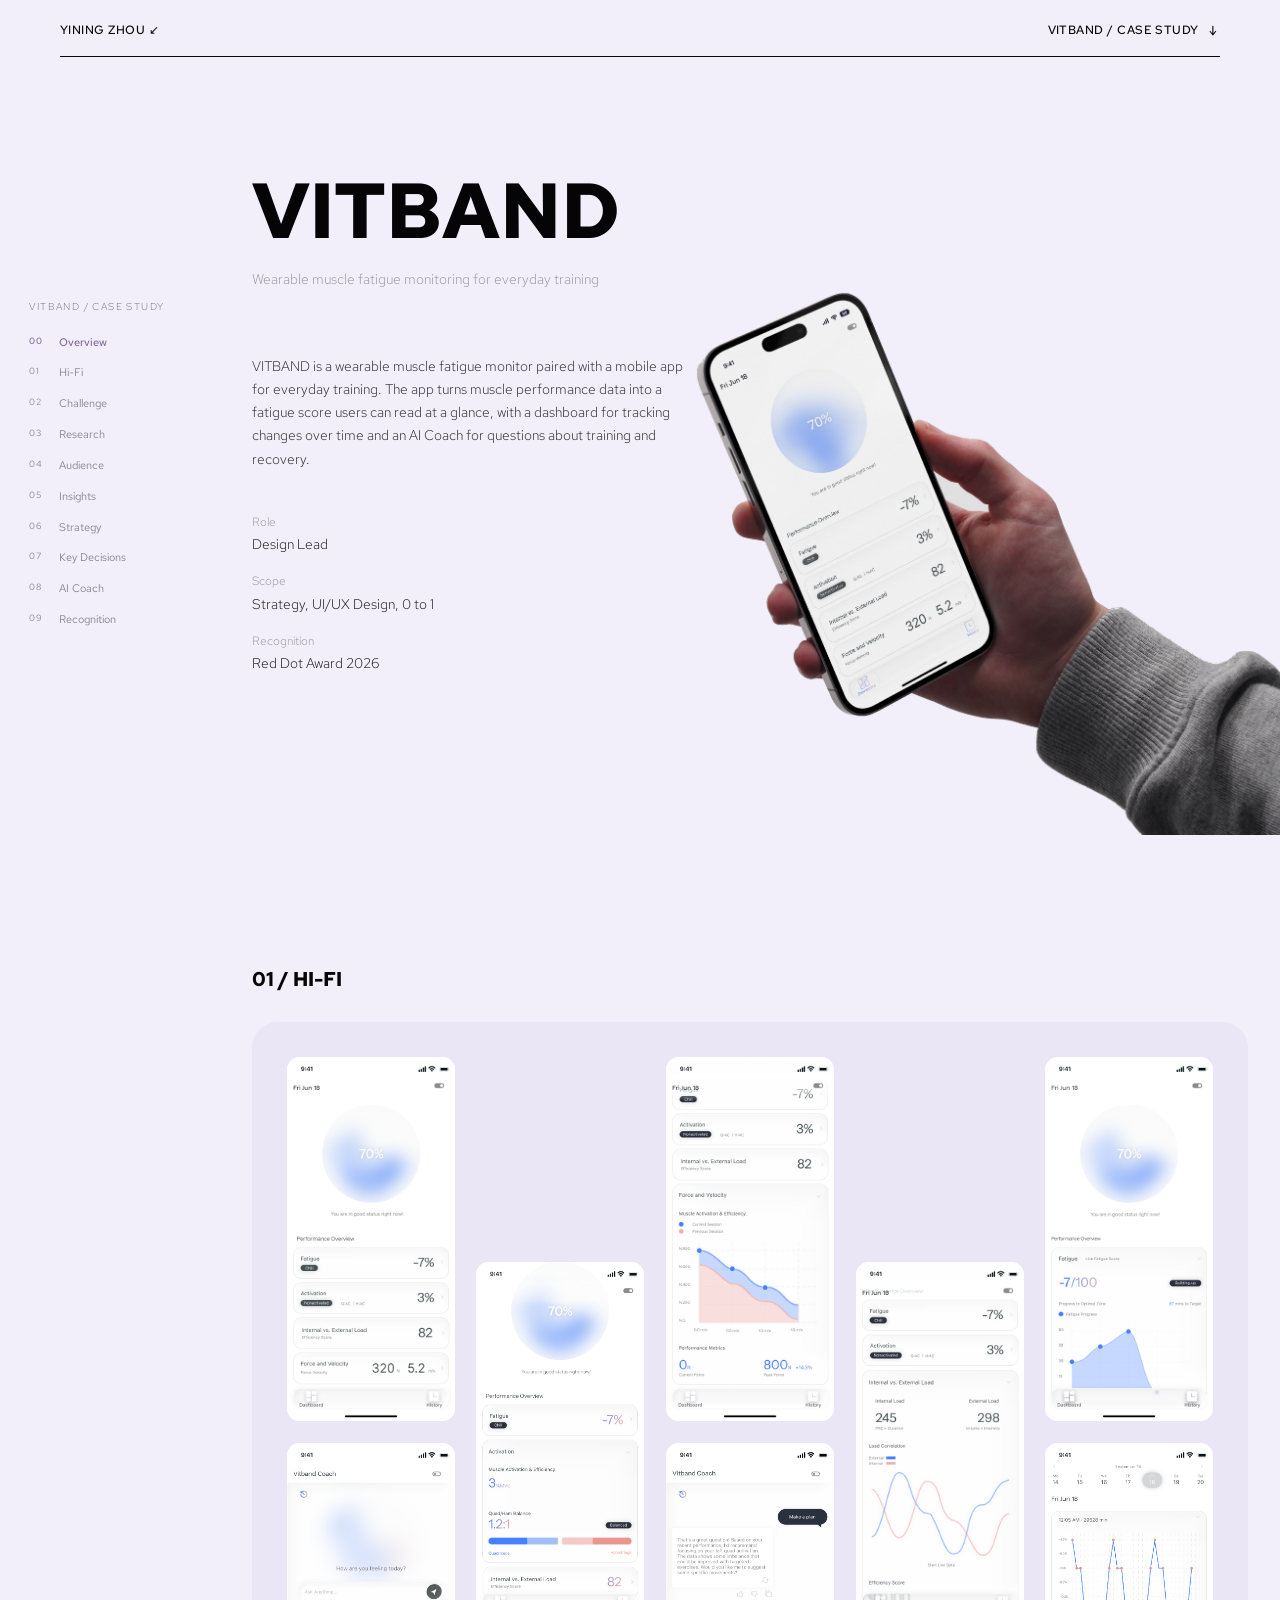
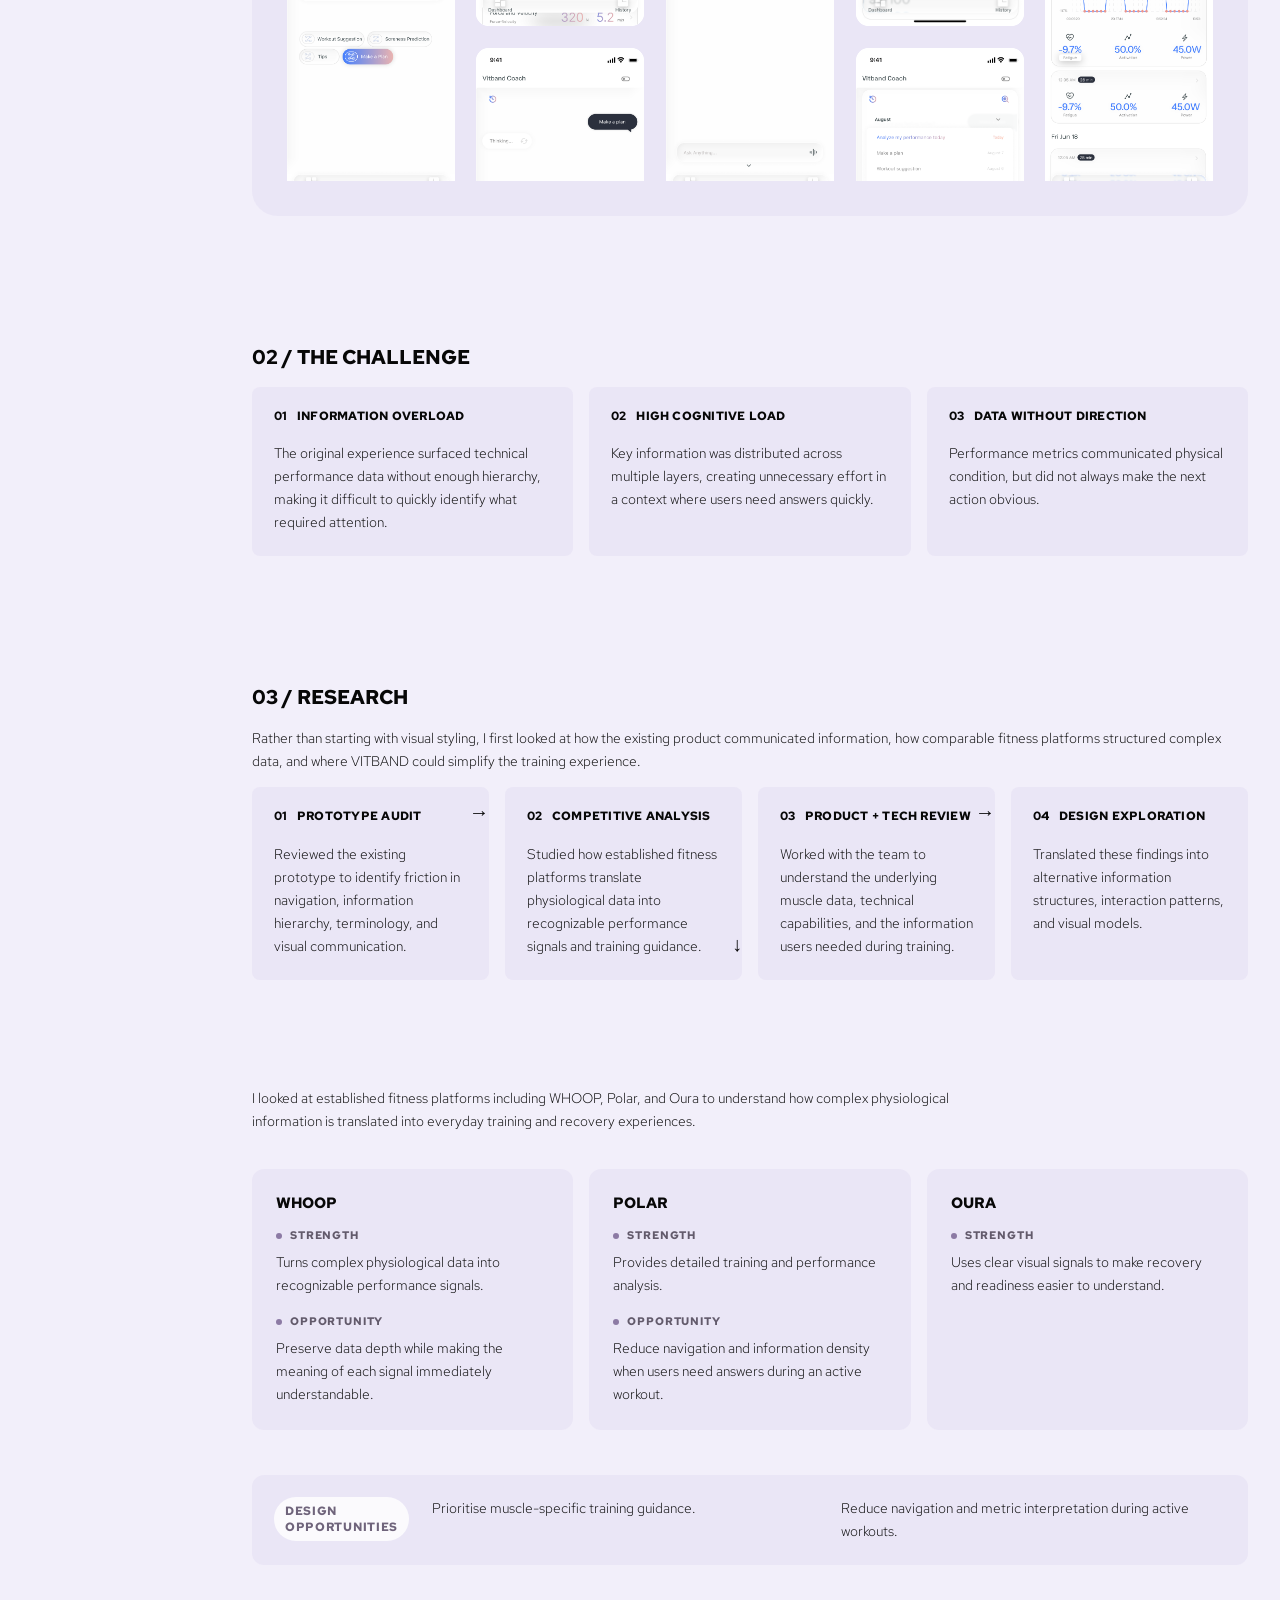
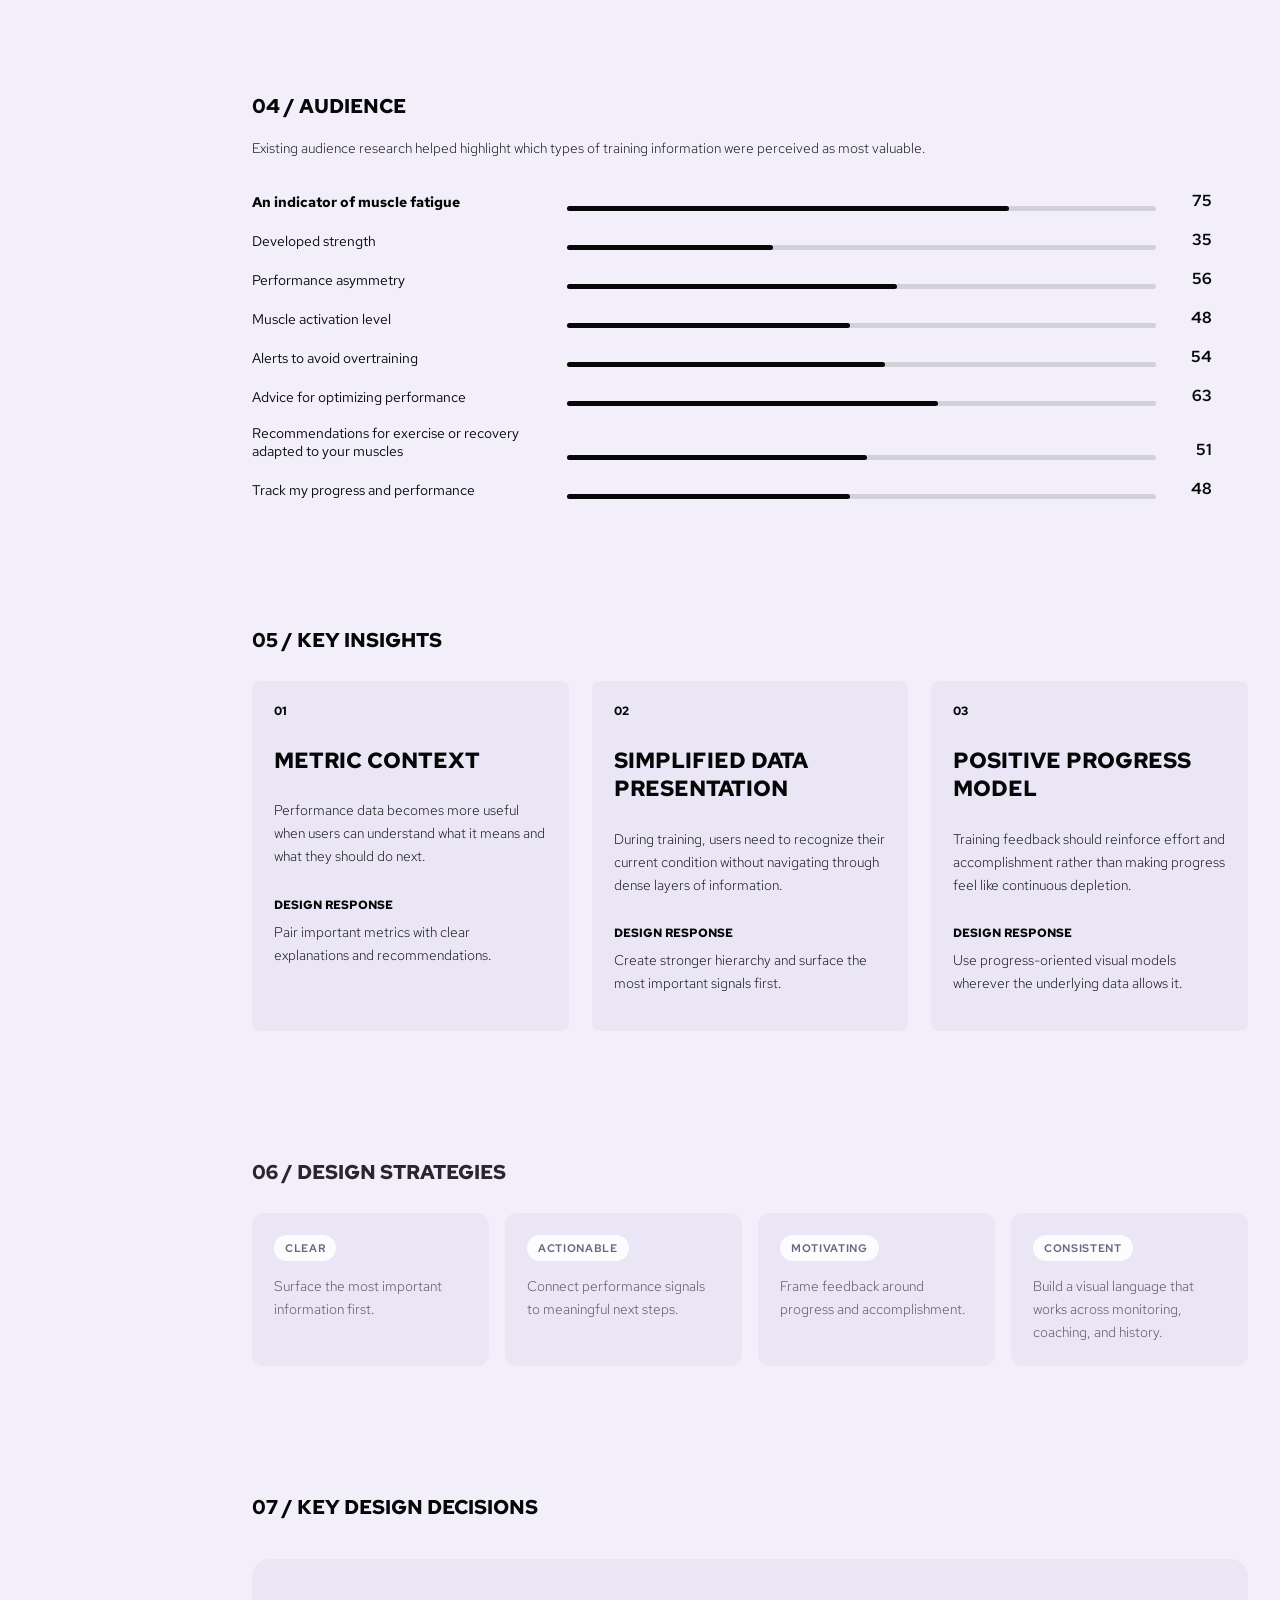
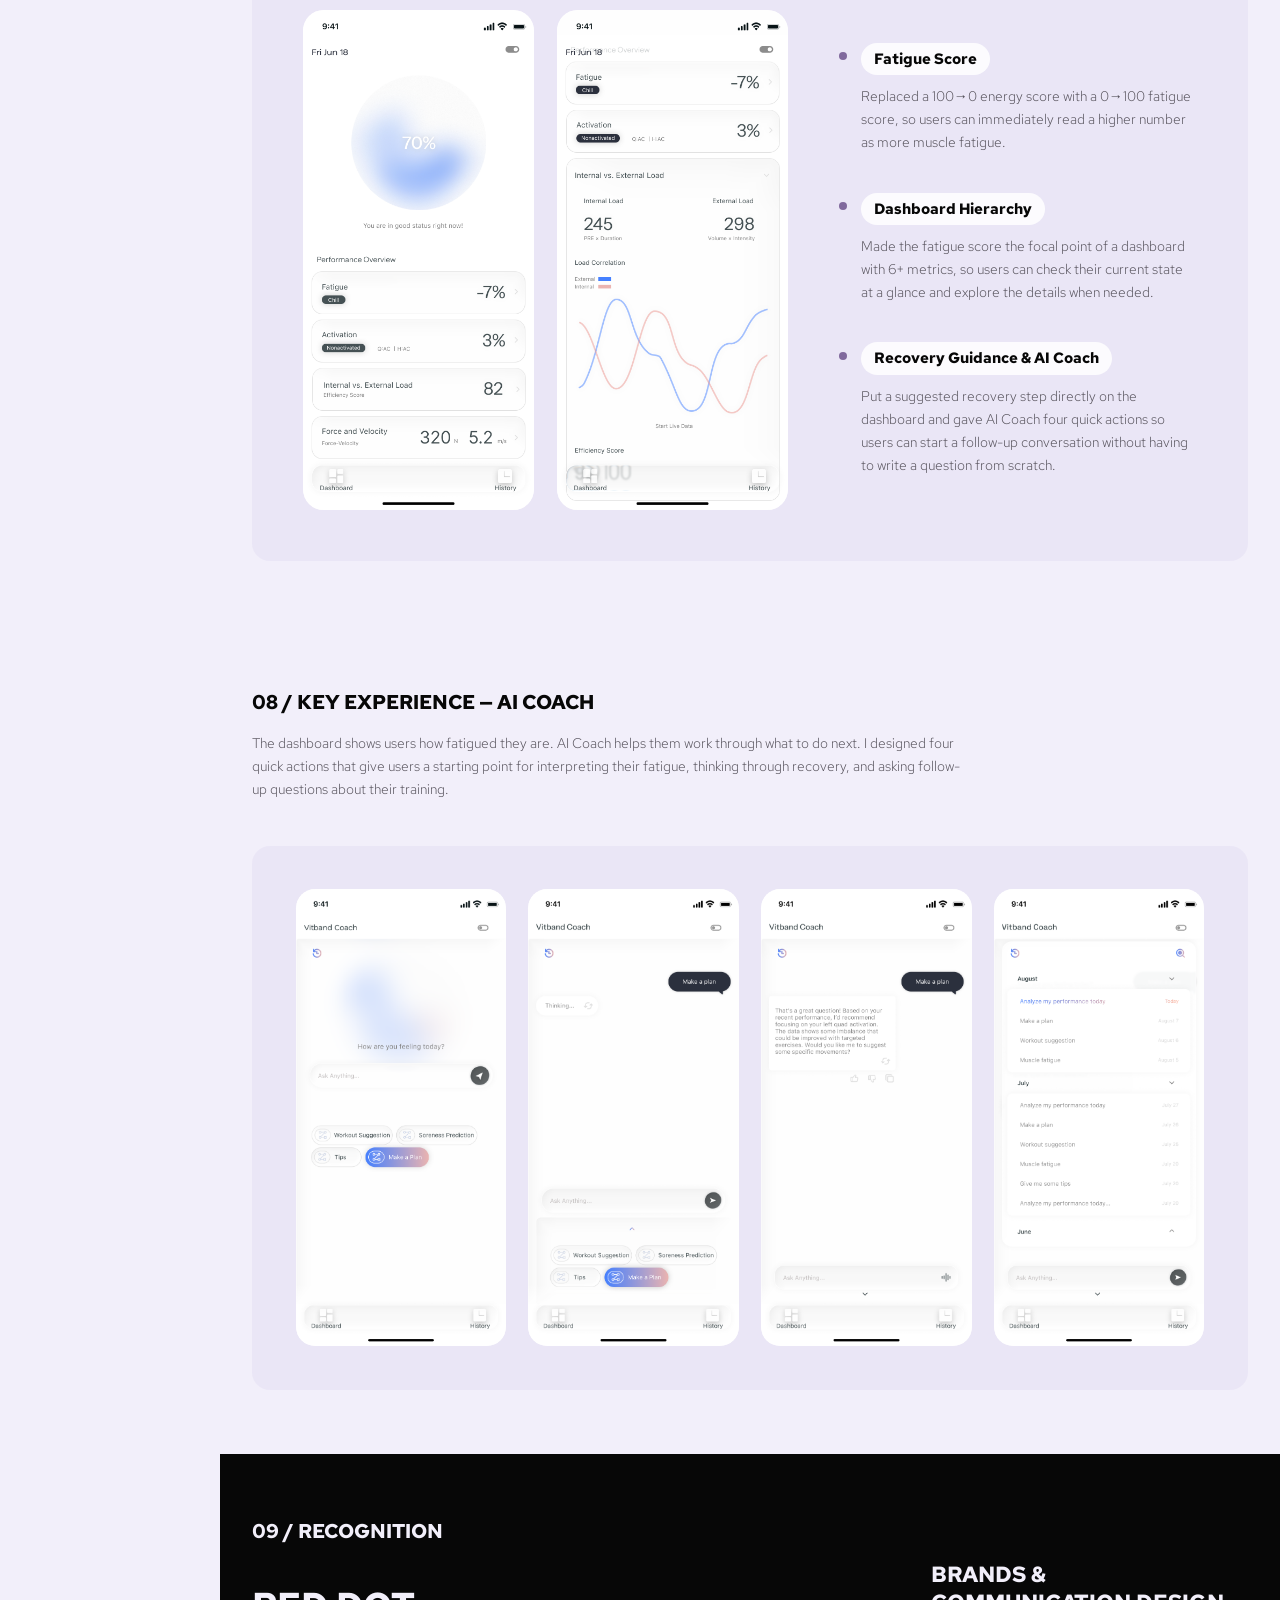
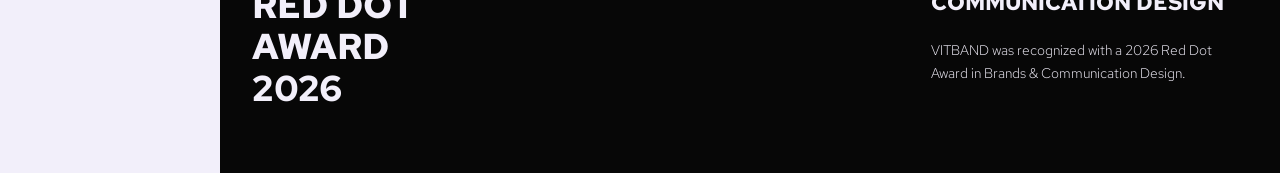
<file: vitband.html>
<!doctype html>
<html lang="en">
  <head>
    <meta charset="UTF-8" />
    <meta name="viewport" content="width=device-width, initial-scale=1.0" />
    <meta
      name="description"
      content="VITBAND product design case study by Yining Zhou."
    />
    <title>VITBAND — Yining Zhou</title>
    <link rel="preconnect" href="https://fonts.googleapis.com" />
    <link rel="preconnect" href="https://fonts.gstatic.com" crossorigin />
    <link
      href="https://fonts.googleapis.com/css2?family=Red+Hat+Text:wght@300;600;700&display=swap"
      rel="stylesheet"
    />
    <link rel="stylesheet" href="styles.css?v=20260922-violet-accent" />
    <link rel="stylesheet" href="vitband-case.css?v=20260922-pale-bg" />
    <link rel="stylesheet" href="project-nav.css?v=20261105-behavior-only" />
    <link rel="stylesheet" href="vitband-editorial.css?v=20261119-detail-polish" />
  </head>
  <body class="project-detail-page vitband-page has-case-section-nav">
    <header class="vb-site-header">
      <a href="index.html" class="vb-back" aria-label="Back to portfolio">YINING ZHOU ↙</a>
      <div class="project-switcher" data-project-switcher>
        <button class="project-switcher__toggle" type="button" aria-expanded="false" aria-controls="project-menu-vitband" aria-haspopup="true" data-project-switcher-toggle>
          <span>VITBAND / CASE STUDY</span><span class="project-switcher__arrow" aria-hidden="true">↓</span>
        </button>
        <div class="project-switcher__panel" id="project-menu-vitband">
          <div class="project-switcher__panel-inner"><div class="project-switcher__links">
            <a href="flex.html">FLEX ACADEMY</a><a href="pulse.html">PULSE</a><a href="vitband.html" aria-current="page">VITBAND</a><a href="heytea.html">HEYTEA</a><a href="nomoo.html">NOMOO</a><a href="floyce.html">FLOYCE</a>
          </div></div>
        </div>
      </div>
    </header>

    <nav class="case-section-nav" aria-label="VITBAND case study sections" data-case-section-nav>
      <p>VITBAND / CASE STUDY</p>
      <a href="#vitband-overview" data-case-section-link><span>00</span><span>Overview</span></a>
      <a href="#vitband-highfi" data-case-section-link><span>01</span><span>Hi-Fi</span></a>
      <a href="#vitband-challenge" data-case-section-link><span>02</span><span>Challenge</span></a>
      <a href="#vitband-research" data-case-section-link><span>03</span><span>Research</span></a>
      <a href="#vitband-audience" data-case-section-link><span>04</span><span>Audience</span></a>
      <a href="#vitband-insights" data-case-section-link><span>05</span><span>Insights</span></a>
      <a href="#vitband-strategy" data-case-section-link><span>06</span><span>Strategy</span></a>
      <a href="#vitband-decisions" data-case-section-link><span>07</span><span>Key Decisions</span></a>
      <a href="#vitband-ai-coach" data-case-section-link><span>08</span><span>AI Coach</span></a>
      <a href="#vitband-recognition" data-case-section-link><span>09</span><span>Recognition</span></a>
    </nav>

    <main class="vb-case case-study-content">
      <section class="vb-hero" id="vitband-overview" aria-labelledby="vitband-title" data-case-section>
        <div class="vb-container vb-hero-overview">
          <h1 id="vitband-title">VITBAND</h1>
          <p class="vb-hero-subtitle">Wearable muscle fatigue monitoring for everyday training</p>
          <div class="vb-hero-body">
            <div class="vb-hero-copy">
              <p class="vb-hero-description">
                VITBAND is a wearable muscle fatigue monitor paired with a mobile app for
                everyday training. The app turns muscle performance data into a fatigue score
                users can read at a glance, with a dashboard for tracking changes over time and
                an AI Coach for questions about training and recovery.
              </p>

              <dl class="vb-hero-meta">
                <div><dt>Role</dt><dd>Design Lead</dd></div>
                <div><dt>Scope</dt><dd>Strategy, UI/UX Design, 0 to 1</dd></div>
                <div><dt>Recognition</dt><dd>Red Dot Award 2026</dd></div>
              </dl>
            </div>
          </div>
        </div>
        <figure class="vb-hero-phone">
          <img
            src="assets/vitband-hand-phone.png"
            alt="VITBAND dashboard displayed on a phone held in hand"
          />
        </figure>
      </section>

      <section class="vb-section vb-highfi vb-highfi-loop" id="vitband-highfi" aria-label="VITBAND high-fidelity interface gallery" data-case-section>
        <div class="vb-container">
          <p class="vb-index">01 / HI-FI</p>
          <div class="vb-highfi-viewport">
            <div class="vb-highfi-columns vb-highfi-columns--desktop" aria-hidden="true">
              <div class="vb-highfi-column vb-highfi-column--up">
                <div class="vb-highfi-track">
                  <div class="vb-highfi-set">
                    <img src="assets/vitband-hi-fi/dashboard-overview.png" alt="" />
                    <img src="assets/vitband-hi-fi/coach-home.png" alt="" />
                  </div>
                  <div class="vb-highfi-set">
                    <img src="assets/vitband-hi-fi/dashboard-overview.png" alt="" />
                    <img src="assets/vitband-hi-fi/coach-home.png" alt="" />
                  </div>
                </div>
              </div>
              <div class="vb-highfi-column vb-highfi-column--down">
                <div class="vb-highfi-track">
                  <div class="vb-highfi-set">
                    <img src="assets/vitband-hi-fi/dashboard-activation.png" alt="" />
                    <img src="assets/vitband-hi-fi/coach-thinking.png" alt="" />
                  </div>
                  <div class="vb-highfi-set">
                    <img src="assets/vitband-hi-fi/dashboard-activation.png" alt="" />
                    <img src="assets/vitband-hi-fi/coach-thinking.png" alt="" />
                  </div>
                </div>
              </div>
              <div class="vb-highfi-column vb-highfi-column--up">
                <div class="vb-highfi-track">
                  <div class="vb-highfi-set">
                    <img src="assets/vitband-hi-fi/dashboard-force.png" alt="" />
                    <img src="assets/vitband-hi-fi/coach-response.png" alt="" />
                  </div>
                  <div class="vb-highfi-set">
                    <img src="assets/vitband-hi-fi/dashboard-force.png" alt="" />
                    <img src="assets/vitband-hi-fi/coach-response.png" alt="" />
                  </div>
                </div>
              </div>
              <div class="vb-highfi-column vb-highfi-column--down">
                <div class="vb-highfi-track">
                  <div class="vb-highfi-set">
                    <img src="assets/vitband-hi-fi/dashboard-load.png" alt="" />
                    <img src="assets/vitband-hi-fi/coach-history.png" alt="" />
                  </div>
                  <div class="vb-highfi-set">
                    <img src="assets/vitband-hi-fi/dashboard-load.png" alt="" />
                    <img src="assets/vitband-hi-fi/coach-history.png" alt="" />
                  </div>
                </div>
              </div>
              <div class="vb-highfi-column vb-highfi-column--up">
                <div class="vb-highfi-track">
                  <div class="vb-highfi-set">
                    <img src="assets/vitband-hi-fi/dashboard-fatigue.png" alt="" />
                    <img src="assets/vitband-hi-fi/history.png" alt="" />
                  </div>
                  <div class="vb-highfi-set">
                    <img src="assets/vitband-hi-fi/dashboard-fatigue.png" alt="" />
                    <img src="assets/vitband-hi-fi/history.png" alt="" />
                  </div>
                </div>
              </div>
            </div>

            <div class="vb-highfi-columns vb-highfi-columns--mobile" aria-hidden="true">
              <div class="vb-highfi-column vb-highfi-column--up">
                <div class="vb-highfi-track">
                  <div class="vb-highfi-set">
                    <img src="assets/vitband-hi-fi/dashboard-overview.png" alt="" />
                    <img src="assets/vitband-hi-fi/dashboard-force.png" alt="" />
                    <img src="assets/vitband-hi-fi/dashboard-fatigue.png" alt="" />
                    <img src="assets/vitband-hi-fi/coach-thinking.png" alt="" />
                    <img src="assets/vitband-hi-fi/coach-history.png" alt="" />
                  </div>
                  <div class="vb-highfi-set">
                    <img src="assets/vitband-hi-fi/dashboard-overview.png" alt="" />
                    <img src="assets/vitband-hi-fi/dashboard-force.png" alt="" />
                    <img src="assets/vitband-hi-fi/dashboard-fatigue.png" alt="" />
                    <img src="assets/vitband-hi-fi/coach-thinking.png" alt="" />
                    <img src="assets/vitband-hi-fi/coach-history.png" alt="" />
                  </div>
                </div>
              </div>
              <div class="vb-highfi-column vb-highfi-column--down">
                <div class="vb-highfi-track">
                  <div class="vb-highfi-set">
                    <img src="assets/vitband-hi-fi/dashboard-activation.png" alt="" />
                    <img src="assets/vitband-hi-fi/dashboard-load.png" alt="" />
                    <img src="assets/vitband-hi-fi/history.png" alt="" />
                    <img src="assets/vitband-hi-fi/coach-home.png" alt="" />
                    <img src="assets/vitband-hi-fi/coach-response.png" alt="" />
                  </div>
                  <div class="vb-highfi-set">
                    <img src="assets/vitband-hi-fi/dashboard-activation.png" alt="" />
                    <img src="assets/vitband-hi-fi/dashboard-load.png" alt="" />
                    <img src="assets/vitband-hi-fi/history.png" alt="" />
                    <img src="assets/vitband-hi-fi/coach-home.png" alt="" />
                    <img src="assets/vitband-hi-fi/coach-response.png" alt="" />
                  </div>
                </div>
              </div>
            </div>
          </div>
        </div>
      </section>

      <section class="vb-section vb-challenge" id="vitband-challenge" aria-labelledby="challenge-title" data-case-section>
        <div class="vb-container">
          <p class="vb-index" id="challenge-title">02 / THE CHALLENGE</p>

          <div class="vb-three-column">
            <article>
              <span>01</span>
              <h3>INFORMATION OVERLOAD</h3>
              <p>
                The original experience surfaced technical performance data without enough
                hierarchy, making it difficult to quickly identify what required attention.
              </p>
            </article>
            <article>
              <span>02</span>
              <h3>HIGH COGNITIVE LOAD</h3>
              <p>
                Key information was distributed across multiple layers, creating
                unnecessary effort in a context where users need answers quickly.
              </p>
            </article>
            <article>
              <span>03</span>
              <h3>DATA WITHOUT DIRECTION</h3>
              <p>
                Performance metrics communicated physical condition, but did not always
                make the next action obvious.
              </p>
            </article>
          </div>

        </div>
      </section>

      <section class="vb-section vb-research" id="vitband-research" aria-labelledby="research-title" data-case-section>
        <div class="vb-container">
          <p class="vb-index" id="research-title">03 / RESEARCH</p>
          <p class="vb-research-intro">
            Rather than starting with visual styling, I first looked at how the existing
            product communicated information, how comparable fitness platforms structured
            complex data, and where VITBAND could simplify the training experience.
          </p>

          <div class="vb-research-framework">
            <article>
              <span>01</span>
              <h3>PROTOTYPE AUDIT</h3>
              <p>
                Reviewed the existing prototype to identify friction in navigation,
                information hierarchy, terminology, and visual communication.
              </p>
            </article>
            <article>
              <span>02</span>
              <h3>COMPETITIVE ANALYSIS</h3>
              <p>
                Studied how established fitness platforms translate physiological data into
                recognizable performance signals and training guidance.
              </p>
            </article>
            <article>
              <span>03</span>
              <h3>PRODUCT + TECH REVIEW</h3>
              <p>
                Worked with the team to understand the underlying muscle data, technical
                capabilities, and the information users needed during training.
              </p>
            </article>
            <article>
              <span>04</span>
              <h3>DESIGN EXPLORATION</h3>
              <p>
                Translated these findings into alternative information structures,
                interaction patterns, and visual models.
              </p>
            </article>
          </div>

          <div class="vb-competitive-review">
            <h2>Competitive Review</h2>
            <p class="vb-competitive-intro">
              I looked at established fitness platforms including WHOOP, Polar, and Oura to
              understand how complex physiological information is translated into everyday
              training and recovery experiences.
            </p>

            <div class="vb-competitor-grid">
              <article>
                <h3>WHOOP</h3>
                <h4>STRENGTH</h4>
                <p>Turns complex physiological data into recognizable performance signals.</p>
                <h4>OPPORTUNITY</h4>
                <p>
                  Preserve data depth while making the meaning of each signal immediately
                  understandable.
                </p>
              </article>
              <article>
                <h3>POLAR</h3>
                <h4>STRENGTH</h4>
                <p>Provides detailed training and performance analysis.</p>
                <h4>OPPORTUNITY</h4>
                <p>
                  Reduce navigation and information density when users need answers during an
                  active workout.
                </p>
              </article>
              <article>
                <h3>OURA</h3>
                <h4>STRENGTH</h4>
                <p>Uses clear visual signals to make recovery and readiness easier to understand.</p>
              </article>
            </div>

            <div class="vb-opportunity">
              <span>DESIGN OPPORTUNITIES</span>
              <p>Prioritise muscle-specific training guidance.</p>
              <p>Reduce navigation and metric interpretation during active workouts.</p>
            </div>
          </div>
        </div>
      </section>

      <section class="vb-section vb-audience" id="vitband-audience" aria-labelledby="audience-title" data-case-section>
        <div class="vb-container">
          <p class="vb-index" id="audience-title">04 / AUDIENCE</p>
          <p class="vb-audience-intro">
            Existing audience research helped highlight which types of training
            information were perceived as most valuable.
          </p>

          <div class="vb-chart" aria-label="Audience research chart">
            <div class="vb-chart-bars">
              <div class="vb-bar vb-bar-featured" style="--value: 75">
                <span>An indicator of muscle fatigue</span><i></i><b>75</b>
              </div>
              <div class="vb-bar" style="--value: 35"><span>Developed strength</span><i></i><b>35</b></div>
              <div class="vb-bar" style="--value: 56"><span>Performance asymmetry</span><i></i><b>56</b></div>
              <div class="vb-bar" style="--value: 48"><span>Muscle activation level</span><i></i><b>48</b></div>
              <div class="vb-bar" style="--value: 54"><span>Alerts to avoid overtraining</span><i></i><b>54</b></div>
              <div class="vb-bar" style="--value: 63"><span>Advice for optimizing performance</span><i></i><b>63</b></div>
              <div class="vb-bar" style="--value: 51">
                <span>Recommendations for exercise or recovery adapted to your muscles</span><i></i><b>51</b>
              </div>
              <div class="vb-bar" style="--value: 48"><span>Track my progress and performance</span><i></i><b>48</b></div>
            </div>
          </div>
        </div>
      </section>

      <section class="vb-section vb-insights" id="vitband-insights" aria-labelledby="insights-title" data-case-section>
        <div class="vb-container">
          <p class="vb-index" id="insights-title">05 / KEY INSIGHTS</p>
          <div class="vb-insight-grid">
            <article>
              <span>01</span>
              <h3>METRIC CONTEXT</h3>
              <p>
                Performance data becomes more useful when users can understand what it
                means and what they should do next.
              </p>
              <h4>DESIGN RESPONSE</h4>
              <p>Pair important metrics with clear explanations and recommendations.</p>
            </article>
            <article>
              <span>02</span>
              <h3>SIMPLIFIED DATA PRESENTATION</h3>
              <p>
                During training, users need to recognize their current condition without
                navigating through dense layers of information.
              </p>
              <h4>DESIGN RESPONSE</h4>
              <p>Create stronger hierarchy and surface the most important signals first.</p>
            </article>
            <article>
              <span>03</span>
              <h3>POSITIVE PROGRESS MODEL</h3>
              <p>
                Training feedback should reinforce effort and accomplishment rather than
                making progress feel like continuous depletion.
              </p>
              <h4>DESIGN RESPONSE</h4>
              <p>Use progress-oriented visual models wherever the underlying data allows it.</p>
            </article>
          </div>
        </div>
      </section>

      <section class="vb-section vb-strategy" id="vitband-strategy" aria-labelledby="strategy-title" data-case-section>
        <div class="vb-container">
          <p class="vb-index" id="strategy-title">06 / DESIGN STRATEGIES</p>
          <div class="vb-strategy-grid">
            <article>
              <b>CLEAR</b>
              <p>Surface the most important information first.</p>
            </article>
            <article>
              <b>ACTIONABLE</b>
              <p>Connect performance signals to meaningful next steps.</p>
            </article>
            <article>
              <b>MOTIVATING</b>
              <p>Frame feedback around progress and accomplishment.</p>
            </article>
            <article>
              <b>CONSISTENT</b>
              <p>Build a visual language that works across monitoring, coaching, and history.</p>
            </article>
          </div>
        </div>
      </section>

      <section class="vb-section vb-decisions" id="vitband-decisions" aria-labelledby="decisions-title" data-case-section>
        <div class="vb-container">
          <p class="vb-index" id="decisions-title">07 / KEY DESIGN DECISIONS</p>

          <div class="vb-decisions-panel">
            <div class="vb-decisions-screens" aria-label="VITBAND dashboard interface comparisons">
              <figure>
                <img
                  src="assets/vitband/dashboard-performance-overview.png"
                  alt="VITBAND dashboard overview with the fatigue score and performance metrics"
                />
              </figure>
              <figure>
                <img
                  src="assets/vitband/dashboard-performance-detail.png"
                  alt="VITBAND expanded performance dashboard with internal and external load details"
                />
              </figure>
            </div>

            <div class="vb-decisions-list">
              <article>
                <h3>Fatigue Score</h3>
                <p>
                  Replaced a 100→0 energy score with a 0→100 fatigue score, so users can
                  immediately read a higher number as more muscle fatigue.
                </p>
              </article>
              <article>
                <h3>Dashboard Hierarchy</h3>
                <p>
                  Made the fatigue score the focal point of a dashboard with 6+ metrics, so
                  users can check their current state at a glance and explore the details
                  when needed.
                </p>
              </article>
              <article>
                <h3>Recovery Guidance &amp; AI Coach</h3>
                <p>
                  Put a suggested recovery step directly on the dashboard and gave AI Coach
                  four quick actions so users can start a follow-up conversation without
                  having to write a question from scratch.
                </p>
              </article>
            </div>
          </div>
        </div>
      </section>

      <section class="vb-section vb-coach-experience" id="vitband-ai-coach" aria-labelledby="coach-experience-title" data-case-section>
        <div class="vb-container">
          <p class="vb-index" id="coach-experience-title">08 / KEY EXPERIENCE — AI COACH</p>
          <div class="vb-coach-intro">
            <p>
              The dashboard shows users how fatigued they are. AI Coach helps them work
              through what to do next. I designed four quick actions that give users a
              starting point for interpreting their fatigue, thinking through recovery,
              and asking follow-up questions about their training.
            </p>
          </div>

          <div class="vb-coach-gallery" aria-label="AI Coach conversation flow">
            <figure>
              <img
                src="assets/vitband/ai-coach-01-start.png"
                alt="AI Coach start screen with four quick actions"
              />
            </figure>
            <figure>
              <img
                src="assets/vitband/ai-coach-02-thinking.png"
                alt="AI Coach processing a Make a Plan request"
              />
            </figure>
            <figure>
              <img
                src="assets/vitband/ai-coach-03-response.png"
                alt="AI Coach recovery guidance response"
              />
            </figure>
            <figure>
              <img
                src="assets/vitband/ai-coach-04-history.png"
                alt="AI Coach past conversation history"
              />
            </figure>
          </div>
        </div>
      </section>

      <section class="vb-section vb-recognition" id="vitband-recognition" aria-labelledby="recognition-title" data-case-section>
        <div class="vb-container">
          <p class="vb-index">09 / RECOGNITION</p>
          <div class="vb-grid">
            <h2 id="recognition-title">RED DOT<br />AWARD<br />2026</h2>
            <div>
              <h3>Brands &amp; Communication Design</h3>
              <p>
                VITBAND was recognized with a 2026 Red Dot Award in Brands &amp;
                Communication Design.
              </p>
            </div>
          </div>
        </div>
      </section>

    </main>

    <script src="script.js?v=20260916-vitband-editorial"></script>
    <script src="vitband-case.js?v=20260916-density-motion"></script>
    <script src="case-study-nav.js?v=20261105-shared-sidebar"></script>
    <script src="project-nav.js?v=20260922-dropdown"></script>
  </body>
</html>
</file>
<file: styles.css>
:root {
  --bg: rgb(230, 230, 231);
  --ink: rgb(54, 54, 245);
  --muted: rgb(82, 82, 132);
  --line: rgb(198, 198, 210);
  --panel: rgb(238, 238, 238);
  --accent: rgb(54, 54, 245);
  --accent-soft: rgb(215, 215, 244);
  --accent-2: rgb(16, 16, 28);
  --accent-3: rgb(118, 118, 160);
}

/* Neon interactive homepage redesign */
:root {
  --neo-bg: #171027;
  --neo-bg-deep: #08060e;
  --neo-purple: #9664ff;
  --neo-purple-soft: #c5a7ff;
  --accent-violet: #6e5292;
  --neo-black: #030306;
  --neo-white: #f8f5ff;
  --neo-muted: #b9acd6;
}

html {
  scroll-behavior: smooth;
}

body {
  background:
    radial-gradient(circle at 50% 7%, rgba(110, 82, 146, 0.16), transparent 20%),
    radial-gradient(circle at 50% 38%, rgba(170, 110, 255, 0.78), transparent 42%),
    linear-gradient(180deg, #10091f 0%, #8d5bf4 46%, #774de0 68%, #120d1f 100%);
  color: var(--neo-black);
}

.portfolio-shell {
  display: block;
  height: auto;
  min-height: 100vh;
  overflow: visible;
}

.sidebar {
  display: none;
}

.content-panel {
  height: auto;
  min-height: 100vh;
  overflow: visible;
  background: transparent;
}

#about,
#resume {
  display: none;
}

.hero-home {
  position: relative;
  display: grid;
  place-items: center;
  min-height: 100vh;
  padding: 28px clamp(18px, 4vw, 56px) 64px;
  overflow: hidden;
  color: var(--neo-black);
  isolation: isolate;
}

.hero-home::before {
  content: "";
  position: absolute;
  inset: 0;
  z-index: -3;
  background:
    linear-gradient(90deg, rgba(0, 0, 0, 0.2), transparent 20%, transparent 80%, rgba(0, 0, 0, 0.2)),
    radial-gradient(circle at 48% 42%, rgba(255, 255, 255, 0.18), transparent 30%),
    radial-gradient(circle at 70% 12%, rgba(110, 82, 146, 0.12), transparent 18%);
  filter: saturate(1.08);
}

.hero-home::after {
  content: "";
  position: absolute;
  inset: 0;
  z-index: -2;
  background-image:
    linear-gradient(rgba(255, 255, 255, 0.035) 1px, transparent 1px),
    linear-gradient(90deg, rgba(255, 255, 255, 0.03) 1px, transparent 1px);
  background-size: 72px 72px;
  mask-image: linear-gradient(to bottom, transparent 0%, black 18%, black 74%, transparent 100%);
  opacity: 0.44;
}

.hero-glow {
  position: absolute;
  z-index: -1;
  width: min(48vw, 620px);
  aspect-ratio: 1;
  border-radius: 50%;
  filter: blur(46px);
  opacity: 0.64;
  pointer-events: none;
  animation: glow-drift 9s ease-in-out infinite alternate;
}

.hero-glow-one {
  top: 7%;
  left: 9%;
  background: rgba(147, 75, 255, 0.66);
}

.hero-glow-two {
  right: 8%;
  bottom: 10%;
  width: min(38vw, 460px);
  background: rgba(110, 82, 146, 0.2);
  animation-delay: -3s;
}

.hero-topbar {
  position: absolute;
  top: 24px;
  left: clamp(18px, 4vw, 56px);
  right: clamp(18px, 4vw, 56px);
  z-index: 20;
  display: grid;
  place-items: center;
  min-height: 0;
  padding: 0;
  border: 0;
  border-radius: 0;
  background: transparent;
  box-shadow: none;
  backdrop-filter: none;
}

.hero-signature {
  margin: 0;
  color: var(--neo-black);
  font-size: clamp(1.05rem, 1.7vw, 1.7rem);
  font-weight: 950;
  letter-spacing: 0;
  text-transform: uppercase;
}

.hero-signature span {
  color: var(--accent-violet);
}

.hero-contact {
  display: inline-grid;
  place-items: center;
  min-height: 36px;
  padding: 0 20px;
  border-radius: 999px;
  background: var(--neo-white);
  color: var(--neo-black);
  font-size: 0.78rem;
  font-weight: 850;
  text-decoration: none;
  box-shadow: 0 10px 22px rgba(0, 0, 0, 0.24);
}

.hero-stage {
  position: relative;
  display: grid;
  place-items: center;
  width: min(1180px, 100%);
  min-height: min(820px, 88vh);
  padding-top: 72px;
  perspective: 1100px;
}

.hero-kicker {
  position: absolute;
  top: 124px;
  left: 50%;
  z-index: 7;
  margin: 0;
  padding: 7px 16px;
  border-radius: 999px;
  background: var(--accent-violet);
  color: var(--neo-black);
  font-size: clamp(0.68rem, 1vw, 0.9rem);
  font-weight: 950;
  text-transform: uppercase;
  transform: translateX(-50%) rotate(-4deg);
  box-shadow: 0 14px 26px rgba(0, 0, 0, 0.22);
}

.hero-title {
  position: absolute;
  top: clamp(78px, 13vh, 132px);
  left: 50%;
  z-index: 1;
  width: min(1200px, 100%);
  margin: 0;
  color: var(--neo-black);
  font-size: clamp(4.5rem, 14vw, 12.5rem);
  font-weight: 1000;
  line-height: 0.78;
  letter-spacing: 0;
  text-align: center;
  text-transform: uppercase;
  transform: translateX(-50%) scaleX(1.02);
  text-shadow:
    0 1px 0 rgba(255, 255, 255, 0.08),
    0 34px 46px rgba(44, 16, 83, 0.28);
}

.hero-portrait-wrap {
  position: relative;
  z-index: 5;
  width: min(560px, 66vw);
  margin-top: clamp(70px, 11vh, 150px);
  transform: translateY(38px);
  filter: drop-shadow(0 34px 28px rgba(18, 8, 33, 0.36));
}

.hero-portrait-wrap::before {
  content: "";
  position: absolute;
  inset: 7% 7% -2% 7%;
  z-index: -1;
  border-radius: 46% 48% 30% 30%;
  background: rgba(255, 255, 255, 0.92);
  filter: blur(1px);
  transform: translate(8px, 8px);
}

.hero-portrait {
  display: block;
  width: 100%;
  height: auto;
  transform: translateZ(16px);
}

.hero-eye {
  position: absolute;
  z-index: 8;
  width: clamp(12px, 2.1vw, 18px);
  aspect-ratio: 1;
  border-radius: 50%;
  pointer-events: none;
  transform: translate(-50%, -50%);
  opacity: 0.68;
  mix-blend-mode: multiply;
}

.hero-eye span {
  display: block;
  width: 42%;
  aspect-ratio: 1;
  margin: 29%;
  border-radius: 50%;
  background: #09070c;
  transform: translate(var(--eye-x, 0), var(--eye-y, 0));
  transition: transform 90ms ease-out;
}

.hero-eye-left {
  left: 43%;
  top: 30.2%;
}

.hero-eye-right {
  left: 56.2%;
  top: 29.7%;
}

.thought-rip {
  position: absolute;
  top: clamp(250px, 36vh, 350px);
  left: 50%;
  z-index: 9;
  width: min(520px, 70vw);
  height: 34px;
  border-radius: 48% 52% 45% 55%;
  background:
    radial-gradient(circle at 8% 60%, transparent 0 12px, #ffffff 13px 18px, transparent 19px),
    radial-gradient(circle at 23% 40%, transparent 0 11px, #ffffff 12px 18px, transparent 19px),
    radial-gradient(circle at 39% 56%, transparent 0 12px, #ffffff 13px 20px, transparent 21px),
    radial-gradient(circle at 56% 42%, transparent 0 11px, #ffffff 12px 18px, transparent 19px),
    radial-gradient(circle at 76% 60%, transparent 0 13px, #ffffff 14px 21px, transparent 22px),
    linear-gradient(180deg, transparent 0 38%, #ffffff 39% 58%, transparent 59%);
  transform: translateX(-50%) rotate(-1deg);
  filter: drop-shadow(0 9px 0 rgba(0, 0, 0, 0.85));
  opacity: 0.9;
}

.project-stickers {
  position: absolute;
  inset: 0;
  z-index: 12;
  pointer-events: none;
  transform-style: preserve-3d;
}

.project-sticker {
  position: absolute;
  display: grid;
  place-items: center;
  width: clamp(112px, 16vw, 210px);
  min-height: clamp(118px, 16vw, 210px);
  padding: 0;
  border: 0;
  background: transparent;
  color: var(--neo-black);
  cursor: pointer;
  pointer-events: auto;
  transform: translate(-50%, -50%) rotate(var(--sticker-rotate, 0deg));
  transition:
    transform 240ms cubic-bezier(.2,.8,.2,1),
    filter 220ms ease;
  animation: sticker-pop 720ms cubic-bezier(.2,.8,.2,1) both;
}

.project-sticker::before {
  content: "";
  position: absolute;
  inset: 8%;
  z-index: -1;
  border-radius: 28px;
  background: rgba(255, 255, 255, 0.9);
  box-shadow:
    0 18px 38px rgba(0, 0, 0, 0.25),
    inset 0 0 0 1px rgba(0, 0, 0, 0.08);
  transform: rotate(calc(var(--sticker-rotate, 0deg) * -0.6));
}

.project-sticker img {
  display: block;
  width: 100%;
  max-height: 178px;
  object-fit: contain;
  filter:
    drop-shadow(0 0 0 #ffffff)
    drop-shadow(0 0 10px rgba(255, 255, 255, 0.9))
    drop-shadow(0 18px 18px rgba(0, 0, 0, 0.32));
}

.project-sticker span {
  position: absolute;
  left: 50%;
  bottom: -10px;
  min-width: max-content;
  padding: 6px 11px;
  border-radius: 999px;
  background: var(--accent-violet);
  color: var(--neo-black);
  font-size: 0.72rem;
  font-weight: 950;
  transform: translateX(-50%) rotate(calc(var(--sticker-rotate, 0deg) * -1));
  box-shadow: 0 10px 18px rgba(0, 0, 0, 0.22);
}

.project-sticker:hover,
.project-sticker:focus-visible {
  outline: none;
  filter: brightness(1.06) saturate(1.12);
  transform: translate(-50%, -58%) rotate(var(--sticker-rotate, 0deg)) scale(1.13);
}

.sticker-vitband {
  --sticker-rotate: -9deg;
  top: 31%;
  left: 35%;
  animation-delay: 120ms;
}

.sticker-heytea {
  --sticker-rotate: 8deg;
  top: 39%;
  left: 66%;
  width: clamp(92px, 12vw, 155px);
  animation-delay: 220ms;
}

.sticker-nomoo {
  --sticker-rotate: 10deg;
  top: 23%;
  left: 53%;
  width: clamp(120px, 17vw, 220px);
  animation-delay: 320ms;
}

.sticker-floyce {
  --sticker-rotate: -7deg;
  top: 51%;
  left: 68%;
  width: clamp(112px, 15vw, 190px);
  animation-delay: 420ms;
}

.project-hint {
  position: absolute;
  right: min(5vw, 58px);
  bottom: min(7vh, 76px);
  z-index: 18;
  width: min(310px, 84vw);
  padding: 18px;
  border: 1px solid rgba(255, 255, 255, 0.18);
  border-radius: 22px;
  background: rgba(7, 5, 12, 0.78);
  color: var(--neo-white);
  box-shadow: 0 22px 42px rgba(0, 0, 0, 0.28);
  backdrop-filter: blur(18px);
}

.project-hint span {
  display: block;
  margin-bottom: 8px;
  color: var(--accent-violet);
  font-size: 0.72rem;
  font-weight: 900;
  text-transform: uppercase;
}

.project-hint strong {
  display: block;
  color: var(--neo-white);
  font-size: clamp(1.3rem, 2vw, 2rem);
  font-weight: 950;
  line-height: 1;
}

.project-hint p {
  margin: 10px 0 0;
  color: var(--neo-muted);
  font-size: 0.86rem;
  line-height: 1.35;
}

.hero-selector {
  justify-content: center;
  min-height: min(760px, 86vh);
}

.hero-selector .hero-title {
  top: clamp(92px, 13vh, 138px);
  width: max-content;
  max-width: none;
  white-space: nowrap;
  font-size: clamp(4rem, 12vw, 11rem);
  line-height: 0.8;
}

.hero-selector .hero-kicker {
  top: 56px;
  padding: 0;
  background: transparent;
  color: var(--accent-violet);
  font-size: 0.64rem;
  letter-spacing: 0.08em;
  box-shadow: none;
  text-shadow: 0 8px 18px rgba(0, 0, 0, 0.28);
  transform: translateX(-50%);
}

.project-carousel {
  position: relative;
  z-index: 15;
  display: grid;
  grid-template-columns: 52px minmax(0, 900px) 52px;
  align-items: center;
  width: min(1050px, 100%);
  margin-top: clamp(190px, 28vh, 260px);
}

.project-track {
  position: relative;
  display: grid;
  grid-template-columns: repeat(4, minmax(120px, 1fr));
  align-items: center;
  min-height: clamp(280px, 34vw, 420px);
  gap: clamp(8px, 2vw, 24px);
  pointer-events: auto;
}

.project-track .project-sticker {
  position: relative;
  top: auto;
  left: auto;
  width: auto;
  min-height: clamp(220px, 28vw, 360px);
  text-decoration: none;
  transform: translateY(var(--lift, 0)) scale(var(--scale, 0.84)) rotate(var(--sticker-rotate, 0deg));
  opacity: var(--opacity, 0.68);
  filter: blur(var(--blur, 0)) saturate(var(--sat, 0.86));
  animation: none;
}

.project-track .project-sticker::before {
  display: none;
}

.project-track .project-sticker img {
  max-height: clamp(180px, 25vw, 320px);
  transform: translateZ(0);
  transition:
    transform 320ms cubic-bezier(.2,.8,.2,1),
    filter 280ms ease;
}

.project-track .project-sticker span {
  bottom: 2px;
  background: var(--accent-violet);
}

.project-track .project-sticker.is-selected {
  --lift: -18px;
  --scale: 1.08;
  --opacity: 1;
  --sat: 1.08;
  z-index: 4;
}

.project-track .project-sticker.is-neighbor {
  --scale: 0.92;
  --opacity: 0.8;
}

.project-track .project-sticker.is-dim {
  --scale: 0.78;
  --opacity: 0.46;
  --blur: 0.2px;
}

.project-track .project-sticker:hover,
.project-track .project-sticker:focus-visible {
  --lift: -30px;
  --scale: 1.14;
  --opacity: 1;
  outline: none;
}

.project-track .project-sticker:hover img,
.project-track .project-sticker:focus-visible img {
  transform: translateY(-8px) scale(1.04);
  filter:
    drop-shadow(0 0 14px rgba(110, 82, 146, 0.55))
    drop-shadow(0 28px 26px rgba(0, 0, 0, 0.34));
}

.carousel-nav {
  position: relative;
  z-index: 5;
  display: grid;
  place-items: center;
  width: 44px;
  aspect-ratio: 1;
  border: 0;
  border-radius: 50%;
  background: rgba(3, 3, 6, 0.86);
  color: var(--neo-white);
  font-size: 2.2rem;
  line-height: 1;
  cursor: pointer;
  box-shadow: 0 14px 26px rgba(0, 0, 0, 0.24);
  transition: transform 180ms ease, background 180ms ease;
}

.carousel-nav:hover,
.carousel-nav:focus-visible {
  background: var(--accent-violet);
  color: var(--neo-black);
  outline: none;
  transform: scale(1.08);
}

.hero-selector .project-hint {
  right: auto;
  bottom: clamp(28px, 6vh, 64px);
  left: 50%;
  width: min(520px, 84vw);
  padding: 0;
  border: 0;
  border-radius: 0;
  background: transparent;
  color: var(--neo-black);
  box-shadow: none;
  text-align: center;
  transform: translateX(-50%);
  backdrop-filter: none;
}

.hero-selector .project-hint[hidden] {
  display: none;
}

.hero-selector .project-hint span {
  color: var(--accent-violet);
  text-shadow: 0 2px 10px rgba(0, 0, 0, 0.28);
}

.hero-selector .project-hint strong {
  color: var(--neo-black);
  font-size: clamp(1.8rem, 4vw, 3.6rem);
  text-transform: uppercase;
}

.hero-selector .project-hint p {
  color: rgba(3, 3, 6, 0.78);
  font-weight: 800;
}

.project-detail-page {
  background: var(--bg);
}

.home-page .section-block.project-case {
  display: none;
}

.project-page-shell {
  min-height: 100vh;
}

.project-page-nav {
  position: sticky;
  top: 0;
  z-index: 100;
  display: flex;
  align-items: center;
  justify-content: space-between;
  padding: 14px clamp(18px, 4vw, 56px);
  background: rgba(230, 230, 230, 0.92);
  border-bottom: 1px solid var(--accent);
  backdrop-filter: blur(14px);
}

.project-page-nav a,
.project-page-nav span {
  color: var(--accent);
  font-size: 0.8rem;
  font-weight: 850;
  text-decoration: none;
  text-transform: uppercase;
}

.section-block.project-case {
  display: grid;
  justify-content: center;
  padding-right: clamp(18px, 4vw, 56px);
  padding-left: clamp(18px, 4vw, 56px);
  background: var(--bg);
}

.case-hero,
.case-grid,
.nomoo-gallery,
.floyce-gallery {
  width: min(1120px, 100%);
  margin-right: auto;
  margin-left: auto;
}

.floyce-gallery {
  grid-template-columns: 1fr;
}

.home-page {
  background:
    radial-gradient(circle at 50% 22%, rgba(236, 221, 255, 0.34), transparent 25%),
    radial-gradient(circle at 50% 52%, rgba(174, 116, 255, 0.92), transparent 48%),
    radial-gradient(circle at 20% 20%, rgba(110, 82, 146, 0.12), transparent 22%),
    linear-gradient(180deg, #33204f 0%, #7f4eed 30%, #a574ff 58%, #8a5cf3 82%, #4a2b7a 100%);
}

.home-page .hero-home::before {
  background:
    radial-gradient(circle at 50% 42%, rgba(255, 255, 255, 0.24), transparent 28%),
    radial-gradient(circle at 76% 18%, rgba(110, 82, 146, 0.1), transparent 18%),
    linear-gradient(90deg, rgba(34, 18, 56, 0.12), transparent 24%, transparent 76%, rgba(34, 18, 56, 0.1));
  filter: saturate(1.08) brightness(1.07);
}

.home-page .hero-glow-one {
  background: rgba(218, 194, 255, 0.42);
  opacity: 0.78;
}

.home-page .hero-glow-two {
  background: rgba(110, 82, 146, 0.14);
  opacity: 0.58;
}

/* Final position and detail palette overrides */
.home-page .hero-topbar {
  display: none;
}

.home-page .hero-selector .hero-kicker {
  top: 18px;
  font-size: 0.6rem;
  letter-spacing: 0;
}

.home-page .hero-selector .hero-title {
  top: 34px;
  font-size: clamp(3rem, 11vw, 10.5rem);
  line-height: 0.86;
  white-space: nowrap;
}

.home-page .project-carousel {
  margin-top: clamp(148px, 22vh, 202px);
}

.project-detail-page {
  --bg: #c5a0ff;
  --panel: #d8c2ff;
  --ink: #050407;
  --muted: #4f3b67;
  --line: #050407;
  --accent: #050407;
  --accent-soft: #dccaef;
  --accent-2: #050407;
  --accent-3: #7c55c7;
  background: #c5a0ff;
  color: #050407;
}

.project-detail-page .content-panel,
.project-detail-page .section-block.project-case,
.project-detail-page .nomoo-case,
.project-detail-page .floyce-case {
  background:
    radial-gradient(circle at 50% 0%, rgba(244, 234, 255, 0.46), transparent 30%),
    linear-gradient(180deg, #d5bbff 0%, #c5a0ff 44%, #b486f2 100%);
  color: #050407;
}

.project-detail-page .project-page-nav {
  background: rgba(213, 187, 255, 0.9);
  border-bottom-color: #050407;
}

.project-detail-page .project-page-nav a,
.project-detail-page .project-page-nav span,
.project-detail-page .case-hero h2,
.project-detail-page .project-tag,
.project-detail-page .case-block h3,
.project-detail-page .case-block h4,
.project-detail-page .case-block p,
.project-detail-page .case-block li,
.project-detail-page .heytea-case .case-block p,
.project-detail-page .nomoo-hero .project-tag,
.project-detail-page .floyce-hero .project-tag {
  color: #050407;
}

.project-detail-page .case-hero,
.project-detail-page .case-block,
.project-detail-page .case-title-row,
.project-detail-page .chart-row,
.project-detail-page .insight-list,
.project-detail-page .heytea-two-column,
.project-detail-page .tone-cards,
.project-detail-page .type-specimen,
.project-detail-page .heytea-image-grid,
.project-detail-page .heytea-poster-grid,
.project-detail-page .heytea-digital-stack,
.project-detail-page .floyce-gallery {
  border-color: #050407;
}

.project-detail-page .heytea-two-column,
.project-detail-page .tone-cards,
.project-detail-page .type-specimen,
.project-detail-page .heytea-image-grid,
.project-detail-page .heytea-poster-grid,
.project-detail-page .heytea-digital-stack,
.project-detail-page .floyce-gallery {
  background: #050407;
}

.project-detail-page .heytea-two-column > div,
.project-detail-page .type-specimen > div,
.project-detail-page .tone-cards article,
.project-detail-page .heytea-image-grid figure,
.project-detail-page .heytea-digital-stack figure,
.project-detail-page .floyce-poster,
.project-detail-page .nomoo-spread img {
  background: #d8c2ff;
}

/* Final Floyce sizing override */
.project-detail-page .floyce-gallery {
  grid-template-columns: repeat(2, minmax(0, 1fr));
  gap: 14px;
  width: min(760px, 100%);
  max-width: 760px;
  border: 0;
  background: transparent;
}

.project-detail-page .floyce-poster {
  overflow: hidden;
  border: 1px solid #050407;
}

.project-detail-page .floyce-poster img {
  width: 100%;
  max-height: 520px;
  object-fit: contain;
}

@media (max-width: 720px) {
  .project-detail-page .floyce-gallery {
    grid-template-columns: 1fr;
    width: min(390px, 100%);
  }
}

/* End-of-file homepage precedence */
.home-page .hero-selector .hero-kicker {
  top: clamp(18px, 3.6vw, 32px);
  font-size: clamp(0.58rem, 0.8vw, 0.76rem);
  letter-spacing: 0.12em;
}

.home-page .hero-selector .hero-title {
  top: clamp(52px, 7.6vw, 92px);
  width: 100%;
  font-size: clamp(3.8rem, 13vw, 11.5rem);
  line-height: 0.8;
  text-align: center;
}

.home-page .project-carousel {
  display: block;
  width: min(1160px, 100%);
  height: clamp(390px, 55vh, 610px);
  margin-top: clamp(150px, 24vh, 250px);
  transition: opacity 420ms ease, transform 520ms cubic-bezier(.2,.8,.2,1);
}

.home-page .project-carousel > .carousel-nav {
  display: none;
}

.home-page .project-track {
  display: block;
  width: 100%;
  height: 100%;
  min-height: 0;
}

.home-page .project-track .project-sticker {
  position: absolute;
  display: grid;
  place-items: center;
  width: var(--object-width, clamp(148px, 19vw, 250px));
  height: var(--object-height, clamp(220px, 31vw, 390px));
  min-height: 0;
  padding: 0;
  opacity: 1;
  filter: none;
  transform: translate(-50%, -50%) rotate(var(--sticker-rotate, 0deg));
  animation: hero-object-float var(--float-duration, 7.5s) ease-in-out infinite;
  animation-delay: var(--float-delay, 0s);
  transition: transform 520ms cubic-bezier(.2,.8,.2,1), filter 320ms ease;
}

.home-page .project-track .project-sticker::before,
.home-page .project-track .project-sticker span {
  display: none;
}

.home-page .project-track .project-sticker img {
  width: 100%;
  height: 100%;
  max-height: none;
  object-fit: contain;
  filter: drop-shadow(0 24px 18px rgba(30, 6, 55, 0.2));
}

.home-page .project-track .project-sticker.is-selected,
.home-page .project-track .project-sticker.is-neighbor,
.home-page .project-track .project-sticker.is-dim {
  opacity: 1;
  filter: none;
}

.home-page .project-track .project-sticker:hover,
.home-page .project-track .project-sticker:focus-visible {
  z-index: 10;
  outline: none;
  filter: drop-shadow(0 14px 18px rgba(110, 82, 146, 0.26));
  transform: translate(-50%, calc(-50% - 12px)) rotate(var(--sticker-rotate, 0deg)) scale(1.06);
}

.home-page .sticker-vitband {
  --object-width: clamp(132px, 18vw, 230px);
  --object-height: clamp(210px, 33vw, 410px);
  --sticker-rotate: -14deg;
  --float-delay: 0s;
  left: 15%;
  top: 58%;
}

.home-page .sticker-heytea {
  --object-width: clamp(120px, 16vw, 210px);
  --object-height: clamp(190px, 31vw, 380px);
  --sticker-rotate: 8deg;
  --float-delay: -2.2s;
  left: 39%;
  top: 48%;
}

.home-page .sticker-nomoo {
  --object-width: clamp(190px, 27vw, 350px);
  --object-height: clamp(165px, 25vw, 300px);
  --sticker-rotate: 4deg;
  --float-delay: -4.1s;
  left: 61%;
  top: 54%;
}

.home-page .sticker-floyce {
  --object-width: clamp(170px, 24vw, 310px);
  --object-height: clamp(215px, 34vw, 420px);
  --sticker-rotate: -10deg;
  --float-delay: -5.6s;
  left: 84%;
  top: 59%;
}

.home-page .hero-selector.is-previewing .project-carousel {
  opacity: 0;
  pointer-events: none;
  transform: scale(0.92);
}

.home-page .project-preview[hidden] {
  display: none;
}

.home-page .project-preview {
  position: absolute;
  inset: clamp(138px, 16vh, 180px) clamp(18px, 6vw, 86px) clamp(42px, 7vh, 82px);
  z-index: 30;
  display: grid;
  grid-template-columns: minmax(250px, 0.86fr) minmax(300px, 1fr);
  align-items: center;
  gap: clamp(24px, 6vw, 90px);
  max-width: 1180px;
  margin: auto;
  animation: preview-in 520ms cubic-bezier(.2,.8,.2,1) both;
}

.home-page .preview-object img {
  display: block;
  width: min(100%, 430px);
  height: min(49vh, 470px);
  margin: auto;
  object-fit: contain;
  filter: drop-shadow(0 30px 26px rgba(31, 5, 55, 0.24));
  animation: preview-object-float 6s ease-in-out infinite;
}

.home-page .preview-copy {
  max-width: 520px;
  color: #050407;
}

.home-page .preview-label {
  margin: 0 0 22px;
  color: var(--accent-violet);
  font-size: 0.72rem;
  font-weight: 950;
  letter-spacing: 0.08em;
  text-transform: uppercase;
}

.home-page .preview-copy h3 {
  margin: 0 0 12px;
  font-size: clamp(3.2rem, 7vw, 7rem);
  line-height: 0.82;
  text-transform: uppercase;
}

.home-page .preview-tags {
  max-width: 360px;
  margin: 0 0 20px;
  font-size: clamp(0.9rem, 1.4vw, 1.12rem);
  font-weight: 900;
  line-height: 1.2;
}

.home-page .preview-overview {
  max-width: 500px;
  margin: 0;
  font-size: clamp(0.82rem, 1.2vw, 0.98rem);
  line-height: 1.46;
}

.home-page .preview-controls {
  position: absolute;
  right: 0;
  bottom: 0;
  left: 0;
  display: flex;
  align-items: center;
  justify-content: space-between;
}

.home-page .preview-controls button,
.home-page .preview-go {
  display: grid;
  place-items: center;
  min-width: 58px;
  height: 46px;
  border: 0;
  background: transparent;
  color: #050407;
  font-size: 2.8rem;
  font-weight: 800;
  line-height: 1;
  text-decoration: none;
  cursor: pointer;
}

.home-page .preview-go {
  min-width: 88px;
  height: 44px;
  padding: 0 20px;
  border-radius: 999px;
  background: #050407;
  color: #ffffff;
  font-size: 1.12rem;
  font-weight: 950;
}

@media (max-width: 760px) {
  .home-page .hero-selector .hero-title { top: 64px; font-size: clamp(3.3rem, 16vw, 7rem); }
  .home-page .project-carousel { height: 62vh; min-height: 420px; margin-top: 160px; }
  .home-page .project-track .project-sticker { width: var(--mobile-width, 34vw); height: var(--mobile-height, 28vw); }
  .home-page .sticker-vitband { --mobile-width: 28vw; --mobile-height: 48vw; left: 19%; top: 33%; }
  .home-page .sticker-heytea { --mobile-width: 24vw; --mobile-height: 44vw; left: 72%; top: 31%; }
  .home-page .sticker-nomoo { --mobile-width: 48vw; --mobile-height: 30vw; left: 34%; top: 68%; }
  .home-page .sticker-floyce { --mobile-width: 43vw; --mobile-height: 52vw; left: 80%; top: 72%; }
  .home-page .project-preview { inset: 134px 22px 34px; grid-template-columns: 1fr; gap: 6px; align-content: center; }
  .home-page .preview-object img { width: min(62vw, 260px); height: min(31vh, 260px); }
  .home-page .preview-copy { max-width: none; }
  .home-page .preview-copy h3 { font-size: clamp(2.6rem, 15vw, 5rem); }
  .home-page .preview-overview { max-height: 21vh; overflow: auto; }
  .home-page .preview-controls { bottom: -8px; }
}

/* Locked sketch layout: Yining Zhou homepage and project preview */
body.home-page {
  min-height: 100svh !important;
  overflow: hidden !important;
  background: #c855f6 !important;
}

.home-page .portfolio-shell,
.home-page .content-panel,
.home-page .hero-home,
.home-page .hero-selector {
  width: 100% !important;
  height: 100svh !important;
  min-height: 0 !important;
  overflow: hidden !important;
}

.home-page .content-panel {
  background: transparent !important;
}

.home-page .hero-home {
  position: relative !important;
  background:
    radial-gradient(circle at 48% 38%, rgba(228, 166, 255, 0.34), transparent 31%),
    radial-gradient(circle at 62% 22%, rgba(151, 91, 255, 0.34), transparent 28%),
    linear-gradient(180deg, #ca5cf9 0%, #c957f7 52%, #be4fee 100%) !important;
}

.home-page .hero-glow,
.home-page .hero-glow-one,
.home-page .hero-glow-two {
  display: none !important;
}

.home-page .hero-selector {
  position: relative !important;
  max-width: none !important;
  margin: 0 !important;
  padding: 0 clamp(34px, 5.6vw, 58px) !important;
}

.home-page .hero-selector .hero-kicker,
.home-page .hero-email {
  position: absolute !important;
  top: clamp(24px, 4.2vh, 34px) !important;
  z-index: 20 !important;
  margin: 0 !important;
  padding: 0 !important;
  background: transparent !important;
  color: var(--accent-violet) !important;
  font-size: clamp(0.76rem, 1.8vw, 1.15rem) !important;
  font-weight: 950 !important;
  line-height: 1 !important;
  letter-spacing: 0 !important;
  text-decoration: none !important;
  text-transform: uppercase !important;
  box-shadow: none !important;
  transform: none !important;
}

.home-page .hero-selector .hero-kicker {
  left: clamp(34px, 5.6vw, 58px) !important;
}

.home-page .hero-email {
  right: clamp(34px, 5.6vw, 58px) !important;
  max-width: 35vw !important;
  overflow: hidden !important;
  text-overflow: ellipsis !important;
  white-space: nowrap !important;
  text-align: right !important;
  text-transform: none !important;
}

.home-page .hero-selector .hero-title {
  position: absolute !important;
  top: clamp(58px, 9.4vh, 82px) !important;
  right: clamp(34px, 5.6vw, 58px) !important;
  left: clamp(34px, 5.6vw, 58px) !important;
  z-index: 4 !important;
  width: auto !important;
  max-width: none !important;
  margin: 0 !important;
  color: #050407 !important;
  font-family: Impact, "Arial Black", Haettenschweiler, sans-serif !important;
  font-size: clamp(4.4rem, 12.25vw, 9.25rem) !important;
  font-weight: 950 !important;
  line-height: 0.8 !important;
  letter-spacing: 0 !important;
  text-align: left !important;
  text-transform: uppercase !important;
  white-space: nowrap !important;
  transform: none !important;
  overflow: visible !important;
}

.home-page .project-carousel {
  position: absolute !important;
  inset: 0 !important;
  z-index: 8 !important;
  display: block !important;
  width: 100% !important;
  height: 100% !important;
  min-height: 0 !important;
  margin: 0 !important;
  overflow: visible !important;
  transition: opacity 420ms ease, transform 520ms cubic-bezier(.2, .8, .2, 1) !important;
}

.home-page .project-carousel > .carousel-nav {
  display: none !important;
}

.home-page .project-track {
  position: absolute !important;
  inset: 0 !important;
  display: block !important;
  width: 100% !important;
  height: 100% !important;
  min-height: 0 !important;
  overflow: visible !important;
}

.home-page .project-track .project-sticker {
  position: absolute !important;
  display: grid !important;
  place-items: center !important;
  width: var(--object-width) !important;
  height: var(--object-height) !important;
  min-height: 0 !important;
  padding: 0 !important;
  border: 0 !important;
  background: transparent !important;
  opacity: 1 !important;
  cursor: pointer !important;
  filter: none !important;
  transform: translate(-50%, -50%) rotate(var(--sticker-rotate, 0deg));
  transform-origin: center !important;
  animation: hero-object-float var(--float-duration, 7.8s) ease-in-out infinite !important;
  animation-delay: var(--float-delay, 0s) !important;
}

.home-page .project-track .project-sticker::before,
.home-page .project-track .project-sticker span,
.home-page .project-hint {
  display: none !important;
}

.home-page .project-track .project-sticker img {
  display: block !important;
  width: 100% !important;
  height: 100% !important;
  max-width: 100% !important;
  max-height: 100% !important;
  object-fit: contain !important;
  filter:
    drop-shadow(0 0 10px rgba(110, 82, 146, 0.5))
    drop-shadow(0 18px 18px rgba(31, 5, 55, 0.2)) !important;
  transform: scale(1) !important;
  transition: transform 360ms cubic-bezier(.2, .8, .2, 1), filter 360ms ease !important;
}

.home-page .project-track .project-sticker:hover,
.home-page .project-track .project-sticker:focus-visible {
  z-index: 16 !important;
  outline: none !important;
  animation-play-state: paused !important;
}

.home-page .project-track .project-sticker:hover img,
.home-page .project-track .project-sticker:focus-visible img {
  filter:
    drop-shadow(0 0 16px rgba(110, 82, 146, 0.62))
    drop-shadow(0 22px 20px rgba(31, 5, 55, 0.26)) !important;
  transform: scale(1.06) !important;
}

.home-page .sticker-vitband {
  --object-width: clamp(112px, 13.6vw, 170px);
  --object-height: clamp(208px, 25.5vw, 320px);
  --sticker-rotate: -13deg;
  --float-delay: 0s;
  left: 15.2% !important;
  top: 69% !important;
}

.home-page .sticker-heytea {
  --object-width: clamp(108px, 13.5vw, 170px);
  --object-height: clamp(180px, 23vw, 292px);
  --sticker-rotate: 9deg;
  --float-delay: -2.1s;
  left: 35.4% !important;
  top: 66% !important;
}

.home-page .sticker-nomoo {
  --object-width: clamp(198px, 24.5vw, 310px);
  --object-height: clamp(160px, 20vw, 250px);
  --sticker-rotate: 4deg;
  --float-delay: -4.2s;
  left: 60.6% !important;
  top: 60.5% !important;
}

.home-page .sticker-floyce {
  --object-width: clamp(182px, 23vw, 292px);
  --object-height: clamp(205px, 26vw, 330px);
  --sticker-rotate: -9deg;
  --float-delay: -5.7s;
  left: 84.6% !important;
  top: 66% !important;
}

.home-page .hero-selector.is-previewing .project-carousel {
  opacity: 0 !important;
  pointer-events: none !important;
  transform: scale(0.95) !important;
}

.home-page .project-preview[hidden] {
  display: none !important;
}

.home-page .project-preview {
  position: absolute !important;
  inset: 0 !important;
  z-index: 30 !important;
  display: block !important;
  max-width: none !important;
  margin: 0 !important;
  color: #050407 !important;
  background: transparent !important;
  animation: preview-in 520ms cubic-bezier(.2, .8, .2, 1) both !important;
}

.home-page .preview-object {
  position: absolute !important;
  top: clamp(144px, 23vh, 190px) !important;
  bottom: clamp(52px, 8vh, 72px) !important;
  left: clamp(8px, 4vw, 54px) !important;
  z-index: 6 !important;
  display: grid !important;
  place-items: center !important;
  width: clamp(230px, 34vw, 420px) !important;
  min-height: 0 !important;
  overflow: visible !important;
}

.home-page .preview-object img {
  display: block !important;
  width: 100% !important;
  height: 100% !important;
  max-width: 100% !important;
  max-height: 100% !important;
  object-fit: contain !important;
  filter:
    drop-shadow(0 0 12px rgba(110, 82, 146, 0.5))
    drop-shadow(0 28px 24px rgba(31, 5, 55, 0.24)) !important;
  animation: preview-object-float 6s ease-in-out infinite !important;
}

.home-page .preview-copy {
  position: absolute !important;
  top: clamp(208px, 33vh, 280px) !important;
  left: clamp(370px, 39vw, 455px) !important;
  right: clamp(44px, 7vw, 78px) !important;
  z-index: 8 !important;
  display: grid !important;
  grid-template-columns: minmax(180px, 0.78fr) minmax(260px, 1fr) !important;
  align-items: start !important;
  gap: clamp(36px, 6.2vw, 78px) !important;
  max-width: none !important;
  color: #050407 !important;
}

.home-page .preview-label,
.home-page .preview-copy h3 {
  display: none !important;
}

.home-page .preview-tags {
  display: grid !important;
  gap: 12px !important;
  max-width: 310px !important;
  margin: 0 !important;
  color: #050407 !important;
  font-size: clamp(1.04rem, 1.8vw, 1.5rem) !important;
  font-weight: 950 !important;
  line-height: 1.05 !important;
  letter-spacing: 0 !important;
}

.home-page .preview-tags span {
  display: block !important;
}

.home-page .preview-overview {
  position: static !important;
  width: auto !important;
  max-width: 350px !important;
  max-height: 43vh !important;
  margin: 0 !important;
  overflow: auto !important;
  color: #050407 !important;
  font-size: clamp(0.72rem, 1.03vw, 0.92rem) !important;
  font-weight: 500 !important;
  line-height: 1.43 !important;
  letter-spacing: 0 !important;
}

.home-page .preview-controls {
  position: absolute !important;
  right: clamp(24px, 4.2vw, 56px) !important;
  bottom: clamp(18px, 3.8vh, 34px) !important;
  left: clamp(24px, 4.2vw, 56px) !important;
  z-index: 12 !important;
  display: grid !important;
  grid-template-columns: 64px 1fr 64px !important;
  align-items: center !important;
}

.home-page .preview-controls button,
.home-page .preview-go {
  display: grid !important;
  place-items: center !important;
  width: 64px !important;
  min-width: 64px !important;
  height: 52px !important;
  padding: 0 !important;
  border: 0 !important;
  background: transparent !important;
  color: #050407 !important;
  font-size: 3.8rem !important;
  font-weight: 900 !important;
  line-height: 1 !important;
  text-decoration: none !important;
  cursor: pointer !important;
}

.home-page .preview-go {
  justify-self: center !important;
  width: auto !important;
  min-width: 88px !important;
  height: 36px !important;
  padding: 0 22px !important;
  border-radius: 999px !important;
  background: #050407 !important;
  color: #ffffff !important;
  font-size: 1.35rem !important;
  font-weight: 950 !important;
}

.home-page .preview-close {
  position: absolute !important;
  top: clamp(18px, 3vh, 28px) !important;
  right: clamp(24px, 4.2vw, 56px) !important;
  z-index: 40 !important;
  color: #050407 !important;
}

@media (max-width: 900px) {
  .home-page .hero-selector {
    padding: 0 22px !important;
  }

  .home-page .hero-selector .hero-kicker {
    left: 22px !important;
  }

  .home-page .hero-email {
    right: 22px !important;
    max-width: 43vw !important;
    font-size: 0.72rem !important;
  }

  .home-page .hero-selector .hero-title {
    top: 58px !important;
    right: 22px !important;
    left: 22px !important;
    font-size: clamp(3.8rem, 13.2vw, 7rem) !important;
  }

  .home-page .sticker-vitband { --object-width: 18vw; --object-height: 34vw; left: 15% !important; top: 68% !important; }
  .home-page .sticker-heytea { --object-width: 17vw; --object-height: 31vw; left: 36% !important; top: 65% !important; }
  .home-page .sticker-nomoo { --object-width: 30vw; --object-height: 24vw; left: 61% !important; top: 61% !important; }
  .home-page .sticker-floyce { --object-width: 28vw; --object-height: 31vw; left: 85% !important; top: 66% !important; }

  .home-page .preview-object {
    top: 150px !important;
    bottom: auto !important;
    left: 18px !important;
    width: 34vw !important;
    height: 47vh !important;
  }

  .home-page .preview-copy {
    top: 220px !important;
    left: 39vw !important;
    right: 24px !important;
    grid-template-columns: minmax(130px, 0.72fr) minmax(190px, 1fr) !important;
    gap: 24px !important;
  }

  .home-page .preview-tags {
    font-size: clamp(0.88rem, 2.5vw, 1.22rem) !important;
  }

  .home-page .preview-overview {
    max-height: 39vh !important;
    font-size: 0.76rem !important;
  }
}

@media (max-width: 640px) {
  .home-page .hero-selector .hero-title {
    top: 54px !important;
    font-size: clamp(2.75rem, 15vw, 4.4rem) !important;
  }

  .home-page .hero-email {
    max-width: 52vw !important;
  }

  .home-page .sticker-vitband { --object-width: 24vw; --object-height: 44vw; left: 17% !important; top: 43% !important; }
  .home-page .sticker-heytea { --object-width: 21vw; --object-height: 38vw; left: 63% !important; top: 42% !important; }
  .home-page .sticker-nomoo { --object-width: 43vw; --object-height: 32vw; left: 34% !important; top: 72% !important; }
  .home-page .sticker-floyce { --object-width: 42vw; --object-height: 46vw; left: 78% !important; top: 74% !important; }

  .home-page .preview-object {
    top: 118px !important;
    left: 50% !important;
    width: min(54vw, 250px) !important;
    height: 31vh !important;
    transform: translateX(-50%) !important;
  }

  .home-page .preview-copy {
    top: 45vh !important;
    right: 24px !important;
    left: 24px !important;
    grid-template-columns: 1fr !important;
    gap: 14px !important;
  }

  .home-page .preview-tags {
    gap: 5px !important;
    font-size: 1rem !important;
  }

  .home-page .preview-overview {
    max-width: none !important;
    max-height: 25vh !important;
    font-size: 0.74rem !important;
  }
}

/* Final sketch interaction overrides */
.home-page .hero-selector {
  min-height: 100svh;
  padding: 0 clamp(18px, 4vw, 54px);
  overflow: hidden;
}

.home-page .hero-selector .hero-kicker {
  top: clamp(18px, 3.6vw, 32px);
  font-size: clamp(0.58rem, 0.8vw, 0.76rem);
  letter-spacing: 0.12em;
}

.home-page .hero-selector .hero-title {
  top: clamp(52px, 7.6vw, 92px);
  width: 100%;
  font-size: clamp(3.8rem, 13vw, 11.5rem);
  line-height: 0.8;
  text-align: center;
}

.home-page .project-carousel {
  display: block;
  width: min(1160px, 100%);
  height: clamp(390px, 55vh, 610px);
  margin-top: clamp(150px, 24vh, 250px);
  transition: opacity 420ms ease, transform 520ms cubic-bezier(.2,.8,.2,1);
}

.home-page .project-carousel > .carousel-nav {
  display: none;
}

.home-page .project-track {
  display: block;
  width: 100%;
  height: 100%;
  min-height: 0;
}

.home-page .project-track .project-sticker {
  position: absolute;
  display: grid;
  place-items: center;
  width: var(--object-width, clamp(148px, 19vw, 250px));
  height: var(--object-height, clamp(220px, 31vw, 390px));
  min-height: 0;
  padding: 0;
  opacity: 1;
  filter: none;
  transform: translate(-50%, -50%) rotate(var(--sticker-rotate, 0deg));
  animation: hero-object-float var(--float-duration, 7.5s) ease-in-out infinite;
  animation-delay: var(--float-delay, 0s);
  transition: transform 520ms cubic-bezier(.2,.8,.2,1), filter 320ms ease;
}

.home-page .project-track .project-sticker::before,
.home-page .project-track .project-sticker span {
  display: none;
}

.home-page .project-track .project-sticker img {
  width: 100%;
  height: 100%;
  max-height: none;
  object-fit: contain;
  filter: drop-shadow(0 24px 18px rgba(30, 6, 55, 0.2));
  transition: transform 420ms cubic-bezier(.2,.8,.2,1), filter 320ms ease;
}

.home-page .project-track .project-sticker.is-selected,
.home-page .project-track .project-sticker.is-neighbor,
.home-page .project-track .project-sticker.is-dim {
  opacity: 1;
  filter: none;
}

.home-page .project-track .project-sticker:hover,
.home-page .project-track .project-sticker:focus-visible {
  z-index: 10;
  outline: none;
  filter: drop-shadow(0 14px 18px rgba(110, 82, 146, 0.26));
  transform: translate(-50%, calc(-50% - 12px)) rotate(var(--sticker-rotate, 0deg)) scale(1.06);
}

.home-page .project-track .project-sticker:hover img,
.home-page .project-track .project-sticker:focus-visible img {
  transform: scale(1.04) rotate(2deg);
  filter: drop-shadow(0 28px 22px rgba(26, 4, 50, 0.3));
}

.home-page .sticker-vitband {
  --object-width: clamp(132px, 18vw, 230px);
  --object-height: clamp(210px, 33vw, 410px);
  --sticker-rotate: -14deg;
  --float-delay: 0s;
  left: 15%;
  top: 58%;
}

.home-page .sticker-heytea {
  --object-width: clamp(120px, 16vw, 210px);
  --object-height: clamp(190px, 31vw, 380px);
  --sticker-rotate: 8deg;
  --float-delay: -2.2s;
  left: 39%;
  top: 48%;
}

.home-page .sticker-nomoo {
  --object-width: clamp(190px, 27vw, 350px);
  --object-height: clamp(165px, 25vw, 300px);
  --sticker-rotate: 4deg;
  --float-delay: -4.1s;
  left: 61%;
  top: 54%;
}

.home-page .sticker-floyce {
  --object-width: clamp(170px, 24vw, 310px);
  --object-height: clamp(215px, 34vw, 420px);
  --sticker-rotate: -10deg;
  --float-delay: -5.6s;
  left: 84%;
  top: 59%;
}

.home-page .hero-selector .project-hint {
  bottom: clamp(18px, 4vh, 42px);
  width: min(430px, 80vw);
  padding: 0;
  color: #050407;
}

.home-page .hero-selector.is-previewing .project-carousel {
  opacity: 0;
  pointer-events: none;
  transform: scale(0.92);
}

.home-page .project-preview {
  position: absolute;
  inset: clamp(138px, 16vh, 180px) clamp(18px, 6vw, 86px) clamp(42px, 7vh, 82px);
  z-index: 30;
  display: grid;
  grid-template-columns: minmax(250px, 0.86fr) minmax(300px, 1fr);
  align-items: center;
  gap: clamp(24px, 6vw, 90px);
  max-width: 1180px;
  margin: auto;
  animation: preview-in 520ms cubic-bezier(.2,.8,.2,1) both;
}

.home-page .project-preview[hidden] {
  display: none;
}

.home-page .preview-object {
  display: grid;
  place-items: center;
  min-height: 280px;
}

.home-page .preview-object img {
  display: block;
  width: min(100%, 430px);
  height: min(49vh, 470px);
  object-fit: contain;
  filter: drop-shadow(0 30px 26px rgba(31, 5, 55, 0.24));
  animation: preview-object-float 6s ease-in-out infinite;
}

.home-page .preview-copy {
  max-width: 520px;
  color: #050407;
}

.home-page .preview-label {
  margin: 0 0 22px;
  color: var(--accent-violet);
  font-size: 0.72rem;
  font-weight: 950;
  letter-spacing: 0.08em;
  text-transform: uppercase;
}

.home-page .preview-copy h3 {
  margin: 0 0 12px;
  font-size: clamp(3.2rem, 7vw, 7rem);
  line-height: 0.82;
  text-transform: uppercase;
}

.home-page .preview-tags {
  max-width: 360px;
  margin: 0 0 20px;
  font-size: clamp(0.9rem, 1.4vw, 1.12rem);
  font-weight: 900;
  line-height: 1.2;
}

.home-page .preview-overview {
  max-width: 500px;
  margin: 0;
  font-size: clamp(0.82rem, 1.2vw, 0.98rem);
  line-height: 1.46;
}

.home-page .preview-controls {
  position: absolute;
  right: 0;
  bottom: 0;
  left: 0;
  display: flex;
  align-items: center;
  justify-content: space-between;
}

.home-page .preview-controls button,
.home-page .preview-go {
  display: grid;
  place-items: center;
  min-width: 58px;
  height: 46px;
  border: 0;
  background: transparent;
  color: #050407;
  font-size: 2.8rem;
  font-weight: 800;
  line-height: 1;
  text-decoration: none;
  cursor: pointer;
  transition: transform 180ms ease, color 180ms ease;
}

.home-page .preview-go {
  min-width: 88px;
  height: 44px;
  padding: 0 20px;
  border-radius: 999px;
  background: #050407;
  color: #ffffff;
  font-size: 1.12rem;
  font-weight: 950;
}

.home-page .preview-controls button:hover,
.home-page .preview-controls button:focus-visible,
.home-page .preview-go:hover,
.home-page .preview-go:focus-visible {
  background: var(--accent-violet);
  color: #050407;
  outline: none;
  transform: translateY(-3px);
}

.home-page .preview-close {
  position: absolute;
  top: -8px;
  right: 0;
  border: 0;
  background: transparent;
  color: #050407;
  font-size: 2rem;
  cursor: pointer;
}

@media (max-width: 760px) {
  .home-page .hero-selector .hero-title {
    top: 64px;
    font-size: clamp(3.3rem, 16vw, 7rem);
  }

  .home-page .project-carousel {
    height: 62vh;
    min-height: 420px;
    margin-top: 160px;
  }

  .home-page .project-track .project-sticker {
    width: var(--mobile-width, 34vw);
    height: var(--mobile-height, 28vw);
  }

  .home-page .sticker-vitband { --mobile-width: 28vw; --mobile-height: 48vw; left: 19%; top: 33%; }
  .home-page .sticker-heytea { --mobile-width: 24vw; --mobile-height: 44vw; left: 72%; top: 31%; }
  .home-page .sticker-nomoo { --mobile-width: 48vw; --mobile-height: 30vw; left: 34%; top: 68%; }
  .home-page .sticker-floyce { --mobile-width: 43vw; --mobile-height: 52vw; left: 80%; top: 72%; }

  .home-page .project-preview {
    inset: 134px 22px 34px;
    grid-template-columns: 1fr;
    gap: 6px;
    align-content: center;
  }

  .home-page .preview-object { min-height: 180px; }
  .home-page .preview-object img { width: min(62vw, 260px); height: min(31vh, 260px); }
  .home-page .preview-copy { max-width: none; }
  .home-page .preview-copy h3 { font-size: clamp(2.6rem, 15vw, 5rem); }
  .home-page .preview-overview { max-height: 21vh; overflow: auto; }
  .home-page .preview-controls { bottom: -8px; }
}

/* Sketch-based homepage composition and project preview interaction */
@keyframes hero-object-float {
  0%, 100% {
    transform: translate(-50%, -50%) rotate(var(--sticker-rotate, 0deg));
  }
  50% {
    transform: translate(-50%, calc(-50% - 26px)) rotate(calc(var(--sticker-rotate, 0deg) + 4deg));
  }
}

.home-page {
  overflow-x: hidden;
}

.home-page .hero-home {
  min-height: 100svh;
}

.home-page .hero-selector {
  min-height: 100svh;
  padding: 0 clamp(18px, 4vw, 54px);
  overflow: hidden;
}

.home-page .hero-selector .hero-kicker {
  top: clamp(18px, 3.6vw, 32px);
  font-size: clamp(0.58rem, 0.8vw, 0.76rem);
  letter-spacing: 0.12em;
}

.home-page .hero-selector .hero-title {
  top: clamp(52px, 7.6vw, 92px);
  width: 100%;
  font-size: clamp(3.8rem, 13vw, 11.5rem);
  line-height: 0.8;
  text-align: center;
}

.home-page .project-carousel {
  display: block;
  width: min(1160px, 100%);
  height: clamp(390px, 55vh, 610px);
  margin-top: clamp(150px, 24vh, 250px);
  transition: opacity 420ms ease, transform 520ms cubic-bezier(.2,.8,.2,1);
}

.home-page .project-carousel > .carousel-nav {
  display: none;
}

.home-page .project-track {
  display: block;
  width: 100%;
  height: 100%;
  min-height: 0;
}

.home-page .project-track .project-sticker {
  position: absolute;
  display: grid;
  place-items: center;
  width: var(--object-width, clamp(148px, 19vw, 250px));
  height: var(--object-height, clamp(220px, 31vw, 390px));
  min-height: 0;
  padding: 0;
  opacity: 1;
  filter: none;
  transform: translate(-50%, -50%) rotate(var(--sticker-rotate, 0deg));
  animation: hero-object-float var(--float-duration, 7.5s) ease-in-out infinite;
  animation-delay: var(--float-delay, 0s);
  transition: transform 520ms cubic-bezier(.2,.8,.2,1), filter 320ms ease;
}

.home-page .project-track .project-sticker::before,
.home-page .project-track .project-sticker span {
  display: none;
}

.home-page .project-track .project-sticker img {
  width: 100%;
  height: 100%;
  max-height: none;
  object-fit: contain;
  filter: drop-shadow(0 24px 18px rgba(30, 6, 55, 0.2));
  transition: transform 420ms cubic-bezier(.2,.8,.2,1), filter 320ms ease;
}

.home-page .project-track .project-sticker.is-selected,
.home-page .project-track .project-sticker.is-neighbor,
.home-page .project-track .project-sticker.is-dim {
  --lift: 0;
  --scale: 1;
  --opacity: 1;
  --blur: 0;
  opacity: 1;
  filter: none;
}

.home-page .project-track .project-sticker:hover,
.home-page .project-track .project-sticker:focus-visible {
  z-index: 10;
  outline: none;
  filter: drop-shadow(0 14px 18px rgba(110, 82, 146, 0.26));
  transform: translate(-50%, calc(-50% - 12px)) rotate(var(--sticker-rotate, 0deg)) scale(1.06);
}

.home-page .project-track .project-sticker:hover img,
.home-page .project-track .project-sticker:focus-visible img {
  transform: scale(1.04) rotate(2deg);
  filter: drop-shadow(0 28px 22px rgba(26, 4, 50, 0.3));
}

.home-page .sticker-vitband {
  --object-width: clamp(132px, 18vw, 230px);
  --object-height: clamp(210px, 33vw, 410px);
  --sticker-rotate: -14deg;
  --float-delay: 0s;
  left: 15%;
  top: 58%;
}

.home-page .sticker-heytea {
  --object-width: clamp(120px, 16vw, 210px);
  --object-height: clamp(190px, 31vw, 380px);
  --sticker-rotate: 8deg;
  --float-delay: -2.2s;
  left: 39%;
  top: 48%;
}

.home-page .sticker-nomoo {
  --object-width: clamp(190px, 27vw, 350px);
  --object-height: clamp(165px, 25vw, 300px);
  --sticker-rotate: 4deg;
  --float-delay: -4.1s;
  left: 61%;
  top: 54%;
}

.home-page .sticker-floyce {
  --object-width: clamp(170px, 24vw, 310px);
  --object-height: clamp(215px, 34vw, 420px);
  --sticker-rotate: -10deg;
  --float-delay: -5.6s;
  left: 84%;
  top: 59%;
}

.home-page .hero-selector .project-hint {
  bottom: clamp(18px, 4vh, 42px);
  width: min(430px, 80vw);
  padding: 0;
  color: #050407;
}

.home-page .hero-selector .project-hint span {
  color: var(--accent-violet);
  font-size: 0.68rem;
}

.home-page .hero-selector .project-hint strong {
  font-size: clamp(1.2rem, 2.5vw, 2.2rem);
}

.home-page .hero-selector .project-hint p {
  margin-top: 7px;
  font-size: 0.78rem;
  font-weight: 800;
}

.home-page .hero-selector.is-previewing .project-carousel {
  opacity: 0;
  pointer-events: none;
  transform: scale(0.92);
}

.home-page .project-preview {
  position: absolute;
  inset: clamp(138px, 16vh, 180px) clamp(18px, 6vw, 86px) clamp(42px, 7vh, 82px);
  z-index: 30;
  display: grid;
  grid-template-columns: minmax(250px, 0.86fr) minmax(300px, 1fr);
  align-items: center;
  gap: clamp(24px, 6vw, 90px);
  max-width: 1180px;
  margin: auto;
  opacity: 1;
  animation: preview-in 520ms cubic-bezier(.2,.8,.2,1) both;
}

@keyframes preview-in {
  from {
    opacity: 0;
    transform: translateY(22px) scale(0.97);
  }
  to {
    opacity: 1;
    transform: translateY(0) scale(1);
  }
}

.home-page .project-preview[hidden] {
  display: none;
}

.preview-object {
  display: grid;
  place-items: center;
  min-height: 280px;
}

.preview-object img {
  display: block;
  width: min(100%, 430px);
  height: min(49vh, 470px);
  object-fit: contain;
  filter: drop-shadow(0 30px 26px rgba(31, 5, 55, 0.24));
  animation: preview-object-float 6s ease-in-out infinite;
}

@keyframes preview-object-float {
  0%, 100% { transform: translateY(0) rotate(-2deg); }
  50% { transform: translateY(-10px) rotate(2deg); }
}

.preview-copy {
  max-width: 520px;
  color: #050407;
}

.preview-label {
  margin: 0 0 22px;
  color: var(--accent-violet);
  font-size: 0.72rem;
  font-weight: 950;
  letter-spacing: 0.08em;
  text-transform: uppercase;
}

.preview-copy h3 {
  margin: 0 0 12px;
  font-size: clamp(3.2rem, 7vw, 7rem);
  line-height: 0.82;
  letter-spacing: 0;
  text-transform: uppercase;
}

.preview-tags {
  max-width: 360px;
  margin: 0 0 20px;
  font-size: clamp(0.9rem, 1.4vw, 1.12rem);
  font-weight: 900;
  line-height: 1.2;
}

.preview-overview {
  max-width: 500px;
  margin: 0;
  font-size: clamp(0.82rem, 1.2vw, 0.98rem);
  line-height: 1.46;
}

.preview-controls {
  position: absolute;
  right: 0;
  bottom: 0;
  left: 0;
  display: flex;
  align-items: center;
  justify-content: space-between;
}

.preview-controls button,
.preview-go {
  display: grid;
  place-items: center;
  min-width: 58px;
  height: 46px;
  border: 0;
  background: transparent;
  color: #050407;
  font-size: 2.8rem;
  font-weight: 800;
  line-height: 1;
  text-decoration: none;
  cursor: pointer;
  transition: transform 180ms ease, color 180ms ease;
}

.preview-controls button:hover,
.preview-controls button:focus-visible {
  color: var(--accent-violet);
  outline: none;
  transform: scale(1.12);
}

.preview-go {
  min-width: 88px;
  height: 44px;
  padding: 0 20px;
  border-radius: 999px;
  background: #050407;
  color: #ffffff;
  font-size: 1.12rem;
  font-weight: 950;
  transition: transform 180ms ease, background 180ms ease, color 180ms ease;
}

.preview-go:hover,
.preview-go:focus-visible {
  background: var(--accent-violet);
  color: #050407;
  outline: none;
  transform: translateY(-3px);
}

.preview-close {
  position: absolute;
  top: -8px;
  right: 0;
  border: 0;
  background: transparent;
  color: #050407;
  font-size: 2rem;
  line-height: 1;
  cursor: pointer;
}

.preview-close:hover,
.preview-close:focus-visible {
  color: var(--accent-violet);
  outline: none;
}

@media (max-width: 760px) {
  .home-page .hero-selector .hero-title {
    top: 64px;
    font-size: clamp(3.3rem, 16vw, 7rem);
  }

  .home-page .project-carousel {
    height: 62vh;
    min-height: 420px;
    margin-top: 160px;
  }

  .home-page .project-track .project-sticker {
    width: var(--mobile-width, 34vw);
    height: var(--mobile-height, 28vw);
  }

  .home-page .sticker-vitband {
    --mobile-width: 28vw;
    --mobile-height: 48vw;
    left: 19%;
    top: 33%;
  }

  .home-page .sticker-heytea {
    --mobile-width: 24vw;
    --mobile-height: 44vw;
    left: 72%;
    top: 31%;
  }

  .home-page .sticker-nomoo {
    --mobile-width: 48vw;
    --mobile-height: 30vw;
    left: 34%;
    top: 68%;
  }

  .home-page .sticker-floyce {
    --mobile-width: 43vw;
    --mobile-height: 52vw;
    left: 80%;
    top: 72%;
  }

  .home-page .project-preview {
    inset: 134px 22px 34px;
    grid-template-columns: 1fr;
    gap: 6px;
    align-content: center;
  }

  .preview-object {
    min-height: 180px;
  }

  .preview-object img {
    width: min(62vw, 260px);
    height: min(31vh, 260px);
  }

  .preview-copy {
    max-width: none;
  }

  .preview-label {
    margin-bottom: 12px;
  }

  .preview-copy h3 {
    font-size: clamp(2.6rem, 15vw, 5rem);
  }

  .preview-overview {
    max-height: 21vh;
    overflow: auto;
  }

  .preview-controls {
    bottom: -8px;
  }
}

/* Header spacing and project detail color pass */
.home-page .hero-topbar {
  display: none;
}

.home-page .hero-selector .hero-kicker {
  top: 28px;
  font-size: 0.62rem;
}

.home-page .hero-selector .hero-title {
  top: 48px;
}

.home-page .project-carousel {
  margin-top: clamp(170px, 24vh, 224px);
}

.project-detail-page {
  --bg: #c5a0ff;
  --panel: #d8c2ff;
  --ink: #050407;
  --muted: #4f3b67;
  --line: #050407;
  --accent: #050407;
  --accent-soft: #dccaef;
  --accent-2: #050407;
  --accent-3: #7c55c7;
  background: #c5a0ff;
  color: #050407;
}

.project-detail-page .content-panel,
.project-detail-page .section-block.project-case,
.project-detail-page .nomoo-case,
.project-detail-page .floyce-case {
  background:
    radial-gradient(circle at 50% 0%, rgba(244, 234, 255, 0.46), transparent 30%),
    linear-gradient(180deg, #d5bbff 0%, #c5a0ff 44%, #b486f2 100%);
  color: #050407;
}

.project-detail-page .project-page-nav {
  background: rgba(213, 187, 255, 0.9);
  border-bottom-color: #050407;
}

.project-detail-page .project-page-nav a,
.project-detail-page .project-page-nav span,
.project-detail-page .case-hero h2,
.project-detail-page .project-tag,
.project-detail-page .case-block h3,
.project-detail-page .case-block h4,
.project-detail-page .case-block p,
.project-detail-page .case-block li,
.project-detail-page .heytea-case .case-block p,
.project-detail-page .nomoo-hero .project-tag,
.project-detail-page .floyce-hero .project-tag {
  color: #050407;
}

.project-detail-page .case-hero,
.project-detail-page .case-block,
.project-detail-page .case-title-row,
.project-detail-page .chart-row,
.project-detail-page .insight-list,
.project-detail-page .heytea-two-column,
.project-detail-page .tone-cards,
.project-detail-page .type-specimen,
.project-detail-page .heytea-image-grid,
.project-detail-page .heytea-poster-grid,
.project-detail-page .heytea-digital-stack,
.project-detail-page .floyce-gallery {
  border-color: #050407;
}

.project-detail-page .heytea-two-column,
.project-detail-page .tone-cards,
.project-detail-page .type-specimen,
.project-detail-page .heytea-image-grid,
.project-detail-page .heytea-poster-grid,
.project-detail-page .heytea-digital-stack,
.project-detail-page .floyce-gallery {
  background: #050407;
}

.project-detail-page .heytea-two-column > div,
.project-detail-page .type-specimen > div,
.project-detail-page .tone-cards article,
.project-detail-page .heytea-image-grid figure,
.project-detail-page .heytea-digital-stack figure,
.project-detail-page .floyce-poster,
.project-detail-page .nomoo-spread img {
  background: #d8c2ff;
}

@keyframes sticker-pop {
  from {
    opacity: 0;
    transform: translate(-50%, -40%) rotate(var(--sticker-rotate, 0deg)) scale(0.84);
  }
  to {
    opacity: 1;
    transform: translate(-50%, -50%) rotate(var(--sticker-rotate, 0deg)) scale(1);
  }
}

@keyframes glow-drift {
  from {
    transform: translate3d(-4%, -2%, 0) scale(0.96);
  }
  to {
    transform: translate3d(5%, 4%, 0) scale(1.08);
  }
}

@media (max-width: 820px) {
  .hero-home {
    min-height: 960px;
    padding-top: 22px;
  }

  .hero-topbar {
    top: 14px;
    left: 14px;
    right: 14px;
  }

  .hero-stage {
    min-height: 860px;
  }

  .hero-title {
    top: 96px;
    font-size: clamp(4.2rem, 18vw, 7rem);
  }

  .hero-kicker {
    top: 96px;
  }

  .hero-portrait-wrap {
    width: min(520px, 88vw);
    margin-top: 138px;
  }

  .thought-rip {
    top: 314px;
    width: 82vw;
  }

  .sticker-vitband {
    top: 28%;
    left: 25%;
  }

  .sticker-heytea {
    top: 37%;
    left: 78%;
  }

  .sticker-nomoo {
    top: 21%;
    left: 58%;
  }

  .sticker-floyce {
    top: 55%;
    left: 75%;
  }

  .project-hint {
    right: 18px;
    bottom: 28px;
    left: 18px;
    width: auto;
  }
}

* {
  box-sizing: border-box;
  font-family: inherit;
}

html,
body {
  height: 100%;
}

body {
  margin: 0;
  background: var(--bg);
  color: var(--ink);
  font-family:
    -apple-system, BlinkMacSystemFont, "SF Pro Display", "SF Pro Text",
    "Helvetica Neue", Arial, sans-serif;
}

button,
a {
  font: inherit;
}

.portfolio-shell {
  display: grid;
  grid-template-columns: minmax(220px, 20%) 1fr;
  height: 100vh;
  overflow: hidden;
}

.sidebar {
  position: sticky;
  top: 0;
  display: flex;
  flex-direction: column;
  min-height: 100vh;
  padding: 30px 24px 18px;
  border-right: 1px solid var(--accent);
  background: rgb(222, 222, 222);
}

.sidebar-heading {
  margin-bottom: 0;
  padding-bottom: 0;
  border-bottom: 1px solid var(--accent);
}

.site-label,
.eyebrow {
  margin: 0 0 10px;
  color: var(--accent);
  font-size: 0.74rem;
  font-weight: 800;
  letter-spacing: 0;
  text-transform: uppercase;
}

.site-label {
  margin-bottom: 14px;
  color: var(--accent);
}

h1,
h2,
p {
  margin-top: 0;
}

h1 {
  margin-bottom: 0;
  max-width: 10ch;
  color: var(--accent);
  font-size: clamp(1.9rem, 2.45vw, 2.65rem);
  font-weight: 900;
  line-height: 0.92;
  text-transform: uppercase;
}

.nav-list {
  display: grid;
  gap: 0;
  border-top: 1px solid var(--accent);
}

.nav-list-primary {
  margin-top: 22px;
}

.nav-list-projects {
  margin-top: auto;
  margin-bottom: 34px;
}

.nav-link {
  width: 100%;
  min-height: 32px;
  padding: 7px 0;
  border: 0;
  border-bottom: 1px solid var(--accent);
  background: transparent;
  color: var(--muted);
  font-weight: 300;
  text-align: left;
  cursor: pointer;
  transform-origin: left center;
  transition:
    color 160ms ease,
    background-color 160ms ease,
    padding-left 160ms ease,
    transform 180ms ease;
}

.nav-link:hover,
.nav-link:focus-visible {
  padding-left: 10px;
  color: var(--accent);
  outline: none;
  transform: scale(1.08);
}

.nav-link.is-active {
  padding-left: 10px;
  background: transparent;
  color: var(--accent);
  font-weight: 500;
}

.nav-link-project {
  display: grid;
  gap: 2px;
}

.nav-link-project small {
  color: currentColor;
  font-size: 0.62rem;
  font-weight: 300;
  line-height: 1;
}

.nav-project-group {
  border-bottom: 1px solid var(--accent);
  transition: padding 240ms ease;
}

.nav-project-group .nav-link-project {
  border-bottom: 0;
}

.nav-project-group.is-expanded {
  padding: 7px 0 10px;
  border-top: 1px solid var(--accent);
  border-bottom: 1px solid var(--accent);
}

.nav-sublist {
  display: grid;
  gap: 5px;
  max-height: 0;
  margin-top: 0;
  overflow: hidden;
  opacity: 0;
  transform: translateY(-4px);
  transition:
    max-height 280ms ease,
    margin-top 220ms ease,
    opacity 180ms ease,
    transform 220ms ease;
}

.nav-project-group.is-expanded .nav-sublist {
  max-height: 160px;
  margin-top: 12px;
  opacity: 1;
  transform: translateY(0);
}

.nav-sublink {
  width: 100%;
  padding: 3px 0 3px 10px;
  border: 0;
  background: transparent;
  color: var(--muted);
  font-size: 0.62rem;
  font-weight: 300;
  line-height: 1.05;
  text-align: left;
  cursor: pointer;
  transform-origin: left center;
  transition:
    color 160ms ease,
    padding-left 160ms ease,
    transform 180ms ease;
}

.nav-sublink:hover,
.nav-sublink:focus-visible,
.nav-sublink.is-active {
  padding-left: 15px;
  color: var(--accent);
  outline: none;
  transform: scale(1.08);
}

.sidebar-footer {
  margin-top: 0;
  padding-top: 28px;
  color: var(--muted);
  font-size: 0.82rem;
  line-height: 1.35;
}

.contact-list {
  display: grid;
  gap: 0;
  margin: 0;
  border-top: 1px solid var(--accent);
}

.contact-list div {
  padding: 8px 0;
  border-bottom: 1px solid var(--accent);
}

.contact-list dt {
  margin-bottom: 2px;
  color: var(--muted);
  font-size: 0.68rem;
  font-weight: 800;
  text-transform: uppercase;
}

.contact-list dd {
  margin: 0;
}

.contact-list a {
  color: var(--accent);
  font-weight: 700;
  text-decoration: none;
  overflow-wrap: anywhere;
}

.content-panel {
  position: relative;
  height: 100vh;
  overflow-y: auto;
  scroll-behavior: smooth;
  background: var(--bg);
}

.section-block {
  position: relative;
  min-height: 100vh;
  padding: clamp(40px, 6vw, 88px);
  border-bottom: 1px solid var(--accent);
}

.project-section {
  display: grid;
  grid-template-columns: minmax(0, 0.92fr) minmax(280px, 0.78fr);
  gap: clamp(32px, 6vw, 88px);
  align-items: center;
}

.about-section,
.resume-section {
  display: flex;
  align-items: center;
}

.section-copy,
.project-meta {
  max-width: 760px;
}

.about-section .section-copy {
  max-width: 980px;
}

.section-copy h2,
.project-meta h2 {
  margin-bottom: 22px;
  color: var(--accent);
  font-weight: 950;
  font-size: clamp(2rem, 5vw, 5.8rem);
  line-height: 0.96;
  letter-spacing: 0;
}

.resume-header h2 {
  margin: 0 0 18px;
  color: var(--accent);
  font-size: clamp(4.4rem, 9vw, 10rem);
  font-weight: 950;
  line-height: 0.82;
  letter-spacing: 0;
  text-transform: uppercase;
}

.section-copy p:not(.eyebrow),
.project-meta p:not(.eyebrow) {
  max-width: 640px;
  color: var(--muted);
  font-size: clamp(1rem, 1.2vw, 1.22rem);
  line-height: 1.75;
}

.project-tag {
  margin: -10px 0 26px;
  color: var(--accent);
  font-size: 0.82rem;
  font-weight: 400;
  text-transform: uppercase;
}

.project-case {
  position: relative;
  display: block;
  padding-top: clamp(34px, 5vw, 72px);
  overflow: hidden;
}

.case-device-cutout {
  float: right;
  width: min(54vw, 880px);
  height: auto;
  margin: clamp(-340px, -28vw, -210px) -88px 34px 10px;
  pointer-events: none;
  shape-image-threshold: 0.08;
  shape-margin: 4px;
  shape-outside: url("assets/vitband-hand-phone.png");
  user-select: none;
}

.case-hero,
.case-grid {
  position: relative;
  z-index: 1;
}

.case-grid {
  z-index: 3;
}

.case-hero {
  max-width: 1120px;
  min-height: clamp(270px, 30vw, 380px);
  padding-bottom: clamp(34px, 5vw, 64px);
  border-bottom: 1px solid var(--accent);
}

.case-hero h2 {
  margin: 0 0 18px;
  color: var(--accent);
  font-size: clamp(4.4rem, 9vw, 10rem);
  font-weight: 950;
  line-height: 0.82;
  letter-spacing: 0;
  text-transform: uppercase;
}

.case-title-row {
  display: grid;
  grid-template-columns: minmax(180px, 0.36fr) minmax(0, 1fr);
  gap: clamp(24px, 4vw, 52px);
  max-width: 900px;
  margin-top: clamp(34px, 5vw, 64px);
  padding-top: 16px;
  border-top: 1px solid var(--accent);
}

.case-title-row h3,
.case-title-row p {
  margin: 0;
}

.case-title-row h3 {
  color: var(--accent);
  font-size: 0.82rem;
  font-weight: 850;
  text-transform: uppercase;
}

.case-title-row p {
  color: #303030;
  font-size: clamp(1.2rem, 2vw, 2rem);
  font-weight: 700;
  line-height: 1.1;
}

.case-grid {
  display: grid;
  grid-template-columns: minmax(220px, 0.62fr) minmax(0, 1.38fr);
  gap: clamp(22px, 3vw, 38px);
  max-width: 1120px;
  padding-top: clamp(18px, 2.5vw, 34px);
}

.case-block {
  padding-top: 14px;
  border-top: 1px solid var(--accent);
}

.case-block-large,
.case-insights,
.case-concept {
  grid-column: 1 / -1;
}

.case-overview {
  max-width: 100%;
  min-height: clamp(380px, 44vw, 520px);
  padding-top: 22px;
  overflow: visible;
}

.case-role {
  grid-column: 1 / -1;
  position: relative;
  top: -232px;
  margin-bottom: -252px;
}

.case-overview p {
  max-width: none;
}

.case-block h3 {
  margin: 0 0 18px;
  color: var(--accent);
  font-size: clamp(1.55rem, 2.8vw, 3.2rem);
  font-weight: 900;
  line-height: 0.95;
  text-transform: uppercase;
}

.case-block h4 {
  margin: 0 0 10px;
  color: #242424;
  font-size: 0.95rem;
  font-weight: 850;
  line-height: 1.25;
  text-transform: uppercase;
}

.case-block p,
.case-block li {
  color: #343434;
  font-size: 0.82rem;
  font-weight: 300;
  line-height: 1.38;
}

.case-block p {
  max-width: 760px;
}

.case-block ul {
  display: grid;
  gap: 6px;
  max-width: 860px;
  margin: 0;
  padding-left: 1.05rem;
}

.case-question-list {
  margin: 24px 0;
  padding: 18px 0;
  border-top: 1px solid var(--accent);
  border-bottom: 1px solid var(--accent);
}

.case-question-list p {
  margin: 0 0 14px;
  color: var(--accent);
  font-weight: 700;
}

.insight-list {
  display: grid;
  grid-template-columns: repeat(4, minmax(0, 1fr));
  gap: 0;
  border-top: 1px solid var(--accent);
}

.insight-chart {
  width: min(100%, 980px);
  margin: 2px auto clamp(30px, 4vw, 54px);
  padding: clamp(18px, 3vw, 30px) 0 clamp(16px, 2vw, 22px);
  color: var(--accent);
  background: transparent;
}

.case-block .chart-question {
  max-width: none;
  margin: 0 0 clamp(18px, 2.4vw, 30px);
  color: rgb(54, 54, 245);
  font-size: clamp(1.02rem, 1.75vw, 1.55rem);
  font-weight: 850;
  line-height: 1.18;
  letter-spacing: 0;
  text-align: center;
}

.chart-row,
.chart-axis {
  display: grid;
  grid-template-columns: minmax(250px, 0.95fr) minmax(360px, 1.05fr);
  gap: clamp(16px, 2vw, 28px);
  align-items: center;
}

.chart-row + .chart-row {
  margin-top: 7px;
}

.chart-row p {
  max-width: none;
  margin: 0;
  color: rgb(54, 54, 245);
  font-size: clamp(0.72rem, 1.15vw, 1.02rem);
  font-weight: 450;
  line-height: 1.15;
  text-align: left;
}

.chart-bar-track {
  position: relative;
  height: clamp(20px, 2.6vw, 30px);
  background:
    repeating-linear-gradient(
      to right,
      transparent 0,
      transparent calc(25% - 1px),
      rgba(54, 54, 245, 0.24) calc(25% - 1px),
      rgba(54, 54, 245, 0.24) 25%
    );
}

.chart-bar {
  position: relative;
  display: block;
  width: calc((var(--value) / 80) * 100%);
  height: 100%;
  min-width: 32px;
  background: rgb(54, 54, 245);
}

.chart-bar span {
  position: absolute;
  right: 7px;
  top: 50%;
  color: rgb(255, 255, 255);
  font-size: clamp(0.7rem, 1vw, 0.98rem);
  font-weight: 650;
  line-height: 1;
  transform: translateY(-50%);
}

.chart-axis {
  margin-top: 7px;
  color: var(--accent);
}

.chart-axis::before {
  content: "";
}

.chart-axis-scale {
  display: flex;
  justify-content: space-between;
}

.chart-axis-scale span {
  color: rgb(54, 54, 245);
  font-size: clamp(0.7rem, 1vw, 0.95rem);
  font-weight: 400;
  line-height: 1;
}

.insight-list article {
  min-height: 260px;
  padding: 18px clamp(14px, 2vw, 24px) 0;
  border-right: 1px solid var(--accent);
}

.insight-list article:last-child {
  border-right: 0;
}

.insight-list span {
  display: block;
  margin-bottom: 28px;
  color: var(--accent);
  font-size: 0.72rem;
  font-weight: 850;
  text-transform: uppercase;
}

.insight-list p {
  margin: 0;
}

.case-concept {
  display: grid;
  grid-template-columns: minmax(180px, 0.42fr) minmax(0, 0.58fr) minmax(0, 1fr);
  gap: clamp(24px, 4vw, 56px);
  min-height: auto;
}

.case-concept h3 {
  margin-bottom: 0;
}

.case-lowfi,
.case-highfi {
  overflow: hidden;
}

.case-lowfi,
.case-highfi {
  margin-top: calc(clamp(22px, 3vw, 38px) * -0.35);
}

.case-highfi {
  margin-inline: calc(clamp(24px, 4vw, 60px) * -1);
}

.case-highfi > h3,
.case-highfi .feature-copy {
  margin-inline: clamp(24px, 4vw, 60px);
}

.lowfi-frame {
  margin: 14px 0 0;
}

.lowfi-frame img {
  display: block;
  width: 100%;
  height: auto;
}

.screen-carousel {
  position: relative;
  margin-top: 14px;
  padding: 0 clamp(24px, 4vw, 42px);
}

.carousel-viewport {
  overflow: hidden;
}

.carousel-track {
  --screen-gap: clamp(16px, 2.4vw, 30px);
  display: flex;
  gap: var(--screen-gap);
  transition: transform 620ms cubic-bezier(0.22, 1, 0.36, 1);
  will-change: transform;
}

.screen-slide {
  flex: 0 0 calc((100% - (var(--screen-gap) * 2)) / 3);
  min-width: 0;
  margin: 0;
}

.screen-slide img {
  display: block;
  width: 100%;
  height: auto;
  object-position: top center;
}

.carousel-button {
  position: absolute;
  top: calc(14px + min(28vw, 196px));
  z-index: 2;
  display: grid;
  place-items: center;
  width: 34px;
  height: 54px;
  padding: 0;
  color: var(--accent);
  background: transparent;
  border: 0;
  cursor: pointer;
  transform: translateY(-50%);
  transition: color 180ms ease, transform 180ms ease;
}

.carousel-button:hover {
  color: #101010;
  transform: translateY(-50%) scale(1.08);
}

.carousel-button span {
  display: block;
  font-size: 3rem;
  font-weight: 200;
  line-height: 1;
}

.carousel-button-prev {
  left: 0;
}

.carousel-button-next {
  right: 0;
}

.feature-copy {
  position: relative;
  display: grid;
  grid-template-columns: repeat(2, minmax(0, 1fr));
  gap: 0 clamp(24px, 4vw, 58px);
  margin-top: 16px;
  padding-top: 18px;
  border-top: 1px solid var(--accent);
}

.feature-copy::before {
  position: absolute;
  top: 18px;
  bottom: 0;
  left: 50%;
  width: 1px;
  background: var(--accent);
  content: "";
}

.feature-copy section {
  display: grid;
  align-content: start;
  gap: 7px;
}

.feature-copy section:nth-child(even) {
  padding-left: clamp(18px, 3vw, 34px);
}

.feature-copy h4 {
  margin: 0 0 4px;
  color: var(--accent);
  font-size: 0.95rem;
  font-weight: 850;
  line-height: 1.25;
  text-transform: uppercase;
}

.feature-copy p,
.feature-copy li {
  color: var(--accent);
  font-size: 0.76rem;
  font-weight: 300;
  line-height: 1.24;
}

.feature-copy p {
  max-width: 560px;
  margin: 0;
}

.feature-copy strong {
  color: var(--accent);
  font-weight: 780;
}

.feature-copy ul {
  display: grid;
  gap: 4px;
  max-width: 600px;
  margin: 0;
  padding-left: 1rem;
}

.feature-decisions {
  margin-top: 16px;
}

.case-mockup {
  margin-top: calc(clamp(22px, 3vw, 38px) * -0.35);
  margin-inline: calc(clamp(24px, 4vw, 60px) * -1);
}

.case-mockup > h3 {
  margin-inline: clamp(24px, 4vw, 60px);
}

.mockup-grid {
  display: grid;
  grid-template-columns: repeat(3, minmax(0, 1fr));
  width: 100%;
  margin-top: 14px;
  border: 1px solid var(--accent);
  background: var(--accent);
  gap: 1px;
  image-rendering: auto;
}

.mockup-cell {
  aspect-ratio: 1;
  min-width: 0;
  margin: 0;
  background: var(--bg);
  overflow: hidden;
}

.mockup-cell img {
  display: block;
  width: 100%;
  height: 100%;
  object-fit: cover;
}

.mockup-cell-01 img {
  object-position: 64% 42%;
}

.mockup-cell-02 img {
  object-position: 58% 42%;
}

.mockup-cell-03 img {
  object-position: 56% 49%;
}

.mockup-cell-04 img {
  object-position: 64% 48%;
}

.mockup-cell-05 img {
  object-position: 59% 44%;
}

.mockup-cell-06 img {
  object-position: 50% 48%;
}

.heytea-case .case-hero {
  min-height: clamp(220px, 24vw, 320px);
}

.heytea-case .case-grid {
  row-gap: clamp(24px, 3.4vw, 44px);
}

.heytea-case .case-block p {
  max-width: 760px;
  margin: 0;
  color: #303030;
  font-size: 0.86rem;
  font-weight: 360;
  line-height: 1.34;
}

.heytea-hero .project-tag {
  margin: 0;
  color: var(--accent);
  font-size: 0.9rem;
  font-weight: 420;
  line-height: 1.2;
}

.heytea-image {
  margin: 18px 0 0;
}

.heytea-image img,
.heytea-image-grid img,
.heytea-poster-grid img,
.heytea-logo-mark img,
.heytea-digital-stack img,
.heytea-social-posts img {
  display: block;
  width: 100%;
  height: auto;
  image-rendering: auto;
}

.heytea-image-narrow {
  max-width: 920px;
}

.heytea-two-column,
.type-specimen {
  display: grid;
  grid-template-columns: repeat(2, minmax(0, 1fr));
  gap: 1px;
  margin-top: 18px;
  border: 1px solid var(--accent);
  background: var(--accent);
}

.heytea-two-column > div,
.type-specimen > div {
  min-width: 0;
  background: var(--bg);
}

.heytea-two-column > div,
.type-specimen > div {
  padding: 18px;
}

.heytea-case h4 {
  margin: 0 0 12px;
  color: var(--accent);
  font-size: 0.82rem;
  font-weight: 850;
  line-height: 1.2;
  text-transform: uppercase;
}

.tone-cards {
  display: grid;
  grid-template-columns: repeat(2, minmax(0, 1fr));
  gap: 1px;
  margin-top: 18px;
  border: 1px solid var(--accent);
  background: var(--accent);
}

.tone-cards article {
  min-height: 150px;
  padding: 18px;
  background: var(--bg);
}

.tone-cards h4 {
  font-size: clamp(1rem, 1.7vw, 1.55rem);
  line-height: 1;
}

.tone-cards p {
  color: var(--accent);
  font-size: 0.78rem;
  font-weight: 320;
  line-height: 1.3;
}

.type-specimen {
  grid-template-columns: repeat(3, minmax(0, 1fr));
}

.type-specimen span {
  display: block;
  margin-bottom: 12px;
  color: var(--accent);
  font-size: 0.68rem;
  font-weight: 520;
  text-transform: uppercase;
}

.type-specimen strong {
  display: block;
  color: var(--accent);
  font-size: clamp(1.45rem, 3vw, 3.2rem);
  font-weight: 820;
  line-height: 0.95;
}

.type-specimen div:first-child strong {
  font-family: Didot, "Bodoni 72", "Times New Roman", serif;
  font-weight: 700;
}

.type-specimen div:nth-child(2) strong {
  font-family: "Marker Felt", "Chalkboard SE", "Apple Chancery", cursive;
  font-size: clamp(1.25rem, 2.4vw, 2.6rem);
}

.color-swatches {
  display: grid;
  grid-template-columns: repeat(7, minmax(0, 1fr));
  gap: 1px;
  margin-top: 18px;
  border: 1px solid var(--accent);
  background: var(--accent);
}

.color-swatches span {
  position: relative;
  min-height: 112px;
  padding: 12px;
  background: var(--swatch);
  color: #ffffff;
  font-size: 0.62rem;
  font-weight: 560;
  line-height: 1;
}

.color-swatches span:nth-child(2) {
  color: var(--accent-2);
}

.color-swatches span::after {
  content: "";
  position: absolute;
  inset: auto 12px 12px 12px;
  height: 1px;
  background: currentColor;
  opacity: 0.45;
}

.heytea-image-grid {
  display: grid;
  grid-template-columns: repeat(3, minmax(0, 1fr));
  gap: 1px;
  margin-top: 18px;
  border: 1px solid var(--accent);
  background: var(--accent);
}

.heytea-image-grid-two {
  grid-template-columns: repeat(2, minmax(0, 1fr));
}

.heytea-app-grid {
  grid-template-columns: repeat(4, minmax(0, 1fr));
  align-items: start;
}

.heytea-image-grid figure {
  min-width: 0;
  margin: 0;
  background: var(--bg);
}

.heytea-logo-layout {
  display: grid;
  grid-template-columns: minmax(120px, 0.34fr) minmax(0, 1fr);
  gap: clamp(28px, 5vw, 72px);
  align-items: center;
  margin-top: 18px;
}

.heytea-logo-mark {
  max-width: 220px;
  margin: 0;
}

.heytea-logo-copy {
  display: grid;
  gap: 12px;
}

.heytea-elements-image {
  margin-top: 20px;
  padding: 18px 0 6px;
}

.heytea-poster-grid {
  display: grid;
  grid-template-columns: repeat(2, minmax(0, 1fr));
  gap: 1px;
  margin-top: 18px;
  border: 1px solid var(--accent);
  background: var(--accent);
}

.heytea-poster-grid figure {
  margin: 0;
  background: #ffffff;
}

.heytea-social-posts {
  max-width: 920px;
  margin-top: 12px;
}

.heytea-media-title {
  margin-top: 18px;
}

.heytea-digital-stack {
  display: grid;
  gap: 1px;
  margin-top: 12px;
  border: 1px solid var(--accent);
  background: var(--accent);
}

.heytea-digital-stack figure {
  margin: 0;
  background: var(--bg);
}

.nomoo-case {
  background: var(--bg);
}

.nomoo-hero {
  min-height: auto;
  padding-bottom: clamp(28px, 4vw, 54px);
}

.nomoo-hero .project-tag {
  margin: 0;
  color: var(--accent);
  font-size: 0.9rem;
  font-weight: 420;
  line-height: 1.2;
}

.nomoo-gallery {
  display: grid;
  gap: 0;
  max-width: 1180px;
  padding-top: 0;
}

.nomoo-spread {
  margin: 0;
}

.nomoo-spread img {
  display: block;
  width: 100%;
  height: auto;
  background: var(--bg);
  image-rendering: auto;
}

#about,
#resume {
  display: none;
}

.floyce-case {
  background: var(--bg);
}

.floyce-hero {
  min-height: auto;
  padding-bottom: clamp(28px, 4vw, 54px);
}

.floyce-hero .project-tag {
  margin: 0;
  color: var(--accent);
  font-size: 0.9rem;
  font-weight: 420;
  line-height: 1.2;
}

.floyce-gallery {
  display: grid;
  grid-template-columns: 1fr;
  gap: 1px;
  max-width: 1180px;
  border: 1px solid var(--accent);
  background: var(--accent);
}

.floyce-poster {
  margin: 0;
  background: var(--bg);
}

.floyce-poster img {
  display: block;
  width: 100%;
  height: auto;
  background: var(--bg);
  image-rendering: auto;
}

.about-text {
  display: grid;
  gap: 10px;
  max-width: 820px;
  margin-top: 34px;
}

.section-copy .about-text p {
  margin: 0;
  color: #343434;
  font-size: 10pt;
  font-weight: 400;
  line-height: 1.5;
}

.section-copy .about-text .about-lede {
  margin-bottom: 80px;
  color: var(--accent);
  font-size: clamp(1.5rem, 2.4vw, 2.6rem);
  font-weight: 850;
  line-height: 1.05;
}

.about-text p:not(.about-lede) {
  max-width: 66%;
}

.resume-section {
  display: block;
  padding-top: clamp(34px, 5vw, 72px);
}

.resume-header {
  max-width: 1120px;
  padding-bottom: clamp(34px, 5vw, 64px);
  border-bottom: 1px solid var(--accent);
}

.resume-header p:not(.eyebrow) {
  max-width: 560px;
  margin-bottom: 0;
  color: #303030;
  font-size: clamp(1rem, 1.2vw, 1.2rem);
  line-height: 1.55;
}

.resume-grid {
  display: grid;
  grid-template-columns: minmax(220px, 0.62fr) minmax(0, 1.38fr);
  gap: clamp(20px, 3vw, 40px);
  max-width: 1120px;
  padding-top: clamp(22px, 3vw, 36px);
}

.resume-card {
  padding-top: 14px;
  border-top: 1px solid var(--accent);
  color: #303030;
}

.resume-card h3 {
  margin: 0 0 18px;
  color: var(--accent);
  font-size: clamp(1.55rem, 2.8vw, 3.2rem);
  font-weight: 900;
  line-height: 0.95;
  text-transform: uppercase;
}

.resume-card h4 {
  margin: 0;
  color: #242424;
  font-size: 0.95rem;
  font-weight: 850;
  line-height: 1.25;
  text-transform: uppercase;
}

.resume-card p,
.resume-card li,
.resume-card dd {
  color: #343434;
  font-size: 0.92rem;
  line-height: 1.55;
}

.resume-contact dl {
  display: grid;
  gap: 8px;
  margin: 0;
}

.resume-contact div {
  padding-bottom: 8px;
  border-bottom: 1px solid var(--accent);
}

.resume-contact dt {
  margin-bottom: 2px;
  color: var(--accent);
  font-size: 0.68rem;
  font-weight: 850;
  text-transform: uppercase;
}

.resume-contact dd {
  margin: 0;
}

.resume-contact a {
  color: #303030;
  text-decoration: none;
  overflow-wrap: anywhere;
}

.resume-education {
  grid-column: 1 / -1;
  display: grid;
  grid-template-columns: 1fr 1fr;
  column-gap: clamp(24px, 4vw, 56px);
}

.resume-education h3 {
  grid-column: 1 / -1;
}

.resume-education .resume-item {
  display: block;
  padding: 0;
  border-top: 0;
}

.resume-education .resume-item-head {
  display: grid;
  gap: 6px;
}

.resume-education .resume-item + .resume-item {
  padding-top: 0;
  border-top: 0;
  border-left: 1px solid var(--accent);
  padding-left: clamp(20px, 3vw, 38px);
}

.resume-experience {
  grid-column: 1 / -1;
}

.resume-item {
  display: grid;
  grid-template-columns: 72px minmax(0, 1fr);
  gap: clamp(18px, 3vw, 38px);
  padding: 24px 0;
  border-bottom: 1px solid var(--accent);
}

.resume-card:not(.resume-experience):not(.resume-education) .resume-item {
  display: block;
  padding: 0 0 16px;
}

.resume-card:not(.resume-experience):not(.resume-education) .resume-item + .resume-item {
  padding-top: 16px;
  border-top: 1px solid var(--accent);
}

.resume-item-head {
  display: flex;
  gap: 18px;
  align-items: baseline;
  justify-content: space-between;
}

.resume-item-head span {
  flex: 0 0 auto;
  color: var(--muted);
  font-size: 0.78rem;
}

.resume-number {
  color: var(--accent);
  font-size: clamp(2rem, 4vw, 4rem);
  font-weight: 300;
  line-height: 0.95;
}

.resume-role {
  margin: 6px 0 12px;
  color: #303030;
  font-weight: 700;
}

.resume-card ul {
  display: grid;
  gap: 7px;
  margin: 0;
  padding-left: 1.05rem;
}

.resume-skills {
  grid-column: 1 / -1;
  display: grid;
  grid-template-columns: 0.48fr 1fr 1fr;
  gap: clamp(24px, 4vw, 48px);
}

.resume-skills h3 {
  margin-bottom: 0;
}

.resume-skills p {
  margin-bottom: 0;
}

.project-visual {
  min-height: min(52vw, 560px);
  border: 1px solid var(--accent);
  background: var(--panel);
  overflow: hidden;
}

.project-visual {
  position: relative;
  display: grid;
  place-items: center;
}

.project-visual::before,
.project-visual::after,
.project-visual span {
  position: absolute;
  content: "";
  display: block;
}

.visual-one {
  background: rgb(238, 238, 238);
}

.visual-one::before {
  width: 58%;
  aspect-ratio: 1;
  border: 22px solid var(--accent);
}

.visual-one::after {
  width: 42%;
  height: 16%;
  background: var(--accent-2);
  transform: translate(20%, 130%);
}

.visual-two {
  background: rgb(220, 220, 232);
}

.visual-two::before {
  width: 72%;
  height: 48%;
  border: 1px solid var(--ink);
  background: repeating-linear-gradient(
    90deg,
    var(--accent-3) 0 18px,
    transparent 18px 38px
  );
}

.visual-two span {
  width: 28%;
  aspect-ratio: 1;
  background: var(--accent-2);
  transform: translate(86%, -80%);
}

.visual-three {
  background: rgb(210, 210, 226);
}

.visual-three::before {
  width: 34%;
  height: 72%;
  background: var(--accent-3);
  transform: rotate(18deg);
}

.visual-three::after {
  width: 58%;
  height: 22%;
  border: 18px solid var(--accent-2);
  transform: rotate(-16deg);
}

@media (max-width: 820px) {
  .portfolio-shell {
    grid-template-columns: 1fr;
    height: auto;
    min-height: 100vh;
    overflow: visible;
  }

  .sidebar {
    position: sticky;
    z-index: 10;
    min-height: auto;
    padding: 16px;
    border-right: 0;
    border-bottom: 1px solid var(--accent);
  }

  .sidebar-footer {
    display: none;
  }

  .sidebar-heading {
    margin-bottom: 14px;
  }

  .nav-list {
    display: flex;
    gap: 8px;
    overflow-x: auto;
    padding-bottom: 4px;
  }

  .nav-link {
    flex: 0 0 auto;
    width: auto;
    white-space: nowrap;
  }

  .content-panel {
    height: auto;
    min-height: 100vh;
    overflow: visible;
  }

  .section-block {
    min-height: auto;
    padding: 42px 18px;
  }

  .about-text p:not(.about-lede) {
    max-width: 100%;
  }

  .resume-header h2 {
    font-size: clamp(3.5rem, 17vw, 5.2rem);
  }

  .resume-grid,
  .resume-education,
  .resume-skills,
  .case-title-row,
  .case-grid,
  .case-concept,
  .resume-item {
    grid-template-columns: 1fr;
  }

  .case-hero h2 {
    font-size: clamp(3.5rem, 17vw, 5.2rem);
  }

  .case-device-cutout {
    display: block;
    float: none;
    width: 110%;
    max-width: none;
    margin: 18px -18px -24px auto;
    shape-outside: none;
  }

  .case-overview {
    max-width: 100%;
  }

  .screen-carousel {
    padding: 0 28px;
  }

  .screen-slide {
    flex-basis: 100%;
  }

  .screen-slide img {
    height: auto;
  }

  .feature-copy {
    grid-template-columns: 1fr;
  }

  .feature-copy::before {
    display: none;
  }

  .feature-copy section:nth-child(even) {
    padding-top: 16px;
    padding-left: 0;
    border-top: 1px solid var(--accent);
    border-left: 0;
  }

  .mockup-grid {
    grid-template-columns: repeat(2, minmax(0, 1fr));
  }

  .heytea-two-column,
  .tone-cards,
  .type-specimen,
  .heytea-image-grid,
  .heytea-image-grid-two,
  .heytea-app-grid,
  .heytea-poster-grid,
  .floyce-gallery {
    grid-template-columns: 1fr;
  }

  .color-swatches {
    grid-template-columns: repeat(2, minmax(0, 1fr));
  }

  .chart-row,
  .chart-axis {
    grid-template-columns: 1fr;
    gap: 7px;
  }

  .chart-row p {
    text-align: left;
  }

  .chart-bar-track {
    height: 22px;
  }

  .insight-list {
    grid-template-columns: 1fr;
  }

  .insight-list article {
    min-height: auto;
    padding: 16px 0;
    border-right: 0;
    border-bottom: 1px solid var(--accent);
  }

  .insight-list article:last-child {
    border-bottom: 0;
  }

  .insight-list span {
    margin-bottom: 10px;
  }

  .resume-education .resume-item + .resume-item {
    padding-top: 16px;
    padding-left: 0;
    border-top: 1px solid var(--accent);
    border-left: 0;
  }

  .resume-item-head {
    display: grid;
    gap: 6px;
  }

  .project-section {
    grid-template-columns: 1fr;
  }

  .project-visual {
    min-height: 320px;
  }
}

/* Final homepage overrides, kept last so the neon layout wins over the old sidebar layout. */
body {
  background:
    radial-gradient(circle at 50% 7%, rgba(110, 82, 146, 0.16), transparent 20%),
    radial-gradient(circle at 50% 38%, rgba(170, 110, 255, 0.78), transparent 42%),
    linear-gradient(180deg, #10091f 0%, #8d5bf4 46%, #774de0 68%, #120d1f 100%);
  color: var(--neo-black);
}

.portfolio-shell {
  display: block;
  height: auto;
  min-height: 100vh;
  overflow: visible;
}

.sidebar,
#about,
#resume {
  display: none;
}

.content-panel {
  height: auto;
  min-height: 100vh;
  overflow: visible;
  background: transparent;
}

.section-block.project-case {
  display: grid;
  justify-content: center;
  padding-right: clamp(18px, 4vw, 56px);
  padding-left: clamp(18px, 4vw, 56px);
}

.case-hero,
.case-grid,
.nomoo-gallery,
.floyce-gallery {
  width: min(1120px, 100%);
  margin-right: auto;
  margin-left: auto;
}

.floyce-gallery {
  grid-template-columns: 1fr;
}

/* Softer purple homepage color pass */
.home-page {
  background:
    radial-gradient(circle at 50% 22%, rgba(236, 221, 255, 0.34), transparent 25%),
    radial-gradient(circle at 50% 52%, rgba(174, 116, 255, 0.92), transparent 48%),
    radial-gradient(circle at 20% 20%, rgba(110, 82, 146, 0.12), transparent 22%),
    linear-gradient(180deg, #33204f 0%, #7f4eed 30%, #a574ff 58%, #8a5cf3 82%, #4a2b7a 100%);
}

.home-page .hero-home::before {
  background:
    radial-gradient(circle at 50% 42%, rgba(255, 255, 255, 0.24), transparent 28%),
    radial-gradient(circle at 76% 18%, rgba(110, 82, 146, 0.1), transparent 18%),
    linear-gradient(90deg, rgba(34, 18, 56, 0.12), transparent 24%, transparent 76%, rgba(34, 18, 56, 0.1));
  filter: saturate(1.08) brightness(1.07);
}

.home-page .hero-glow-one {
  background: rgba(218, 194, 255, 0.42);
  opacity: 0.78;
}

.home-page .hero-glow-two {
  background: rgba(110, 82, 146, 0.14);
  opacity: 0.58;
}

/* Final position and detail palette overrides */
.home-page .hero-topbar {
  display: none;
}

.home-page .hero-selector .hero-kicker {
  top: 28px;
  font-size: 0.62rem;
}

.home-page .hero-selector .hero-title {
  top: 48px;
}

.home-page .project-carousel {
  margin-top: clamp(170px, 24vh, 224px);
}

.project-detail-page {
  --bg: #c5a0ff;
  --panel: #d8c2ff;
  --ink: #050407;
  --muted: #4f3b67;
  --line: #050407;
  --accent: #050407;
  --accent-soft: #dccaef;
  --accent-2: #050407;
  --accent-3: #7c55c7;
  background: #c5a0ff;
  color: #050407;
}

.project-detail-page .content-panel,
.project-detail-page .section-block.project-case,
.project-detail-page .nomoo-case,
.project-detail-page .floyce-case {
  background:
    radial-gradient(circle at 50% 0%, rgba(244, 234, 255, 0.46), transparent 30%),
    linear-gradient(180deg, #d5bbff 0%, #c5a0ff 44%, #b486f2 100%);
  color: #050407;
}

.project-detail-page .project-page-nav {
  background: rgba(213, 187, 255, 0.9);
  border-bottom-color: #050407;
}

.project-detail-page .project-page-nav a,
.project-detail-page .project-page-nav span,
.project-detail-page .case-hero h2,
.project-detail-page .project-tag,
.project-detail-page .case-block h3,
.project-detail-page .case-block h4,
.project-detail-page .case-block p,
.project-detail-page .case-block li,
.project-detail-page .heytea-case .case-block p,
.project-detail-page .nomoo-hero .project-tag,
.project-detail-page .floyce-hero .project-tag {
  color: #050407;
}

.project-detail-page .case-hero,
.project-detail-page .case-block,
.project-detail-page .case-title-row,
.project-detail-page .chart-row,
.project-detail-page .insight-list,
.project-detail-page .heytea-two-column,
.project-detail-page .tone-cards,
.project-detail-page .type-specimen,
.project-detail-page .heytea-image-grid,
.project-detail-page .heytea-poster-grid,
.project-detail-page .heytea-digital-stack,
.project-detail-page .floyce-gallery {
  border-color: #050407;
}

.project-detail-page .heytea-two-column,
.project-detail-page .tone-cards,
.project-detail-page .type-specimen,
.project-detail-page .heytea-image-grid,
.project-detail-page .heytea-poster-grid,
.project-detail-page .heytea-digital-stack,
.project-detail-page .floyce-gallery {
  background: #050407;
}

.project-detail-page .heytea-two-column > div,
.project-detail-page .type-specimen > div,
.project-detail-page .tone-cards article,
.project-detail-page .heytea-image-grid figure,
.project-detail-page .heytea-digital-stack figure,
.project-detail-page .floyce-poster,
.project-detail-page .nomoo-spread img {
  background: #d8c2ff;
}

/* Final project page corrections */
.project-detail-page .floyce-gallery {
  grid-template-columns: repeat(2, minmax(0, 1fr));
  gap: 14px;
  width: min(760px, 100%);
  max-width: 760px;
  border: 0;
  background: transparent;
}

.project-detail-page .floyce-poster {
  overflow: hidden;
  border: 1px solid #050407;
  background: #d8c2ff;
}

.project-detail-page .floyce-poster img {
  width: 100%;
  max-height: 520px;
  object-fit: contain;
}

@media (max-width: 720px) {
  .project-detail-page .floyce-gallery {
    grid-template-columns: 1fr;
    width: min(390px, 100%);
  }
}

/* Final homepage precedence */
.home-page,
.home-page .content-panel,
.home-page .hero-home {
  overflow: hidden !important;
}

.home-page .content-panel,
.home-page .hero-home,
.home-page .hero-selector {
  height: 100svh !important;
  min-height: 0 !important;
}

.home-page .hero-selector {
  width: 100% !important;
  padding: 0 clamp(18px, 4vw, 54px) !important;
}

.home-page .hero-selector .hero-kicker {
  top: clamp(22px, 4.2vw, 42px) !important;
  left: 0 !important;
  padding: 0 !important;
  background: transparent !important;
  color: var(--accent-violet) !important;
  font-size: clamp(0.62rem, 1vw, 0.88rem) !important;
  letter-spacing: 0 !important;
  transform: none !important;
  box-shadow: none !important;
}

.home-page .hero-email {
  position: absolute;
  top: clamp(22px, 4.2vw, 42px);
  right: 0;
  z-index: 7;
  color: #050407;
  font-size: clamp(0.6rem, 0.9vw, 0.82rem);
  font-weight: 700;
  text-decoration: none;
}

.home-page .hero-email:hover,
.home-page .hero-email:focus-visible {
  color: var(--accent-violet);
  outline: none;
}

.home-page .hero-selector .hero-title {
  top: clamp(62px, 9vw, 94px) !important;
  width: 100% !important;
  max-width: 100% !important;
  font-size: clamp(3.2rem, 9.8vw, 9.8rem) !important;
  line-height: 0.82 !important;
  letter-spacing: 0 !important;
  white-space: nowrap !important;
  transform: translateX(-50%) !important;
}

.home-page .project-carousel {
  display: block !important;
  width: min(1160px, 100%) !important;
  height: clamp(360px, 55vh, 610px) !important;
  margin-top: clamp(138px, 22vh, 220px) !important;
}

.home-page .project-carousel > .carousel-nav {
  display: none !important;
}

.home-page .project-track {
  display: block !important;
  width: 100% !important;
  height: 100% !important;
  min-height: 0 !important;
}

.home-page .project-track .project-sticker {
  position: absolute !important;
  display: grid !important;
  place-items: center !important;
  min-height: 0 !important;
  padding: 0 !important;
  opacity: 1 !important;
  filter: none !important;
  transform: translate(-50%, -50%) rotate(var(--sticker-rotate, 0deg));
  animation: hero-object-float var(--float-duration, 7.5s) ease-in-out infinite !important;
  animation-delay: var(--float-delay, 0s) !important;
}

.home-page .project-track .project-sticker::before,
.home-page .project-track .project-sticker span {
  display: none !important;
}

.home-page .project-track .project-sticker img {
  width: 100% !important;
  height: 100% !important;
  max-height: none !important;
  object-fit: contain !important;
  filter: drop-shadow(0 22px 18px rgba(30, 6, 55, 0.2)) !important;
}

.home-page .sticker-vitband { --object-width: clamp(120px, 16vw, 210px); --object-height: clamp(188px, 31vw, 370px); left: 14% !important; top: 56% !important; }
.home-page .sticker-heytea { --object-width: clamp(104px, 14vw, 185px); --object-height: clamp(168px, 28vw, 340px); left: 37% !important; top: 47% !important; }
.home-page .sticker-nomoo { --object-width: clamp(175px, 24vw, 310px); --object-height: clamp(142px, 21vw, 255px); left: 61% !important; top: 54% !important; }
.home-page .sticker-floyce { --object-width: clamp(150px, 21vw, 275px); --object-height: clamp(188px, 30vw, 365px); left: 85% !important; top: 58% !important; }

.home-page .hero-selector.is-previewing .project-carousel {
  opacity: 0 !important;
  pointer-events: none !important;
  transform: scale(0.92) !important;
}

.home-page .project-preview[hidden] {
  display: none !important;
}

.home-page .project-preview {
  position: absolute !important;
  inset: clamp(128px, 16vh, 168px) 0 clamp(30px, 5vh, 54px) !important;
  z-index: 30 !important;
  display: grid !important;
  grid-template-columns: 38% 1fr !important;
  align-items: center !important;
  max-width: none !important;
  margin: 0 !important;
}

.home-page .preview-object {
  position: absolute !important;
  top: -13% !important;
  bottom: 0 !important;
  left: -9vw !important;
  display: grid !important;
  place-items: center !important;
  width: 47vw !important;
  min-height: 0 !important;
  z-index: 1 !important;
}

.home-page .preview-object img {
  display: block !important;
  width: 100% !important;
  height: 78vh !important;
  max-height: none !important;
  object-fit: contain !important;
  filter: drop-shadow(0 30px 26px rgba(31, 5, 55, 0.24)) !important;
}

.home-page .preview-copy {
  position: absolute !important;
  top: 26% !important;
  left: 39% !important;
  z-index: 3 !important;
  max-width: min(52%, 570px) !important;
  color: #050407 !important;
}

.home-page .preview-label,
.home-page .preview-copy h3 {
  display: none !important;
}

.home-page .preview-tags {
  display: grid !important;
  gap: 9px !important;
  max-width: 300px !important;
  margin: 0 0 22px !important;
  color: #050407 !important;
  font-size: clamp(1.02rem, 1.8vw, 1.55rem) !important;
  font-weight: 950 !important;
  line-height: 1.04 !important;
}

.home-page .preview-tags span {
  display: block !important;
}

.home-page .preview-overview {
  position: absolute !important;
  top: 0 !important;
  left: 220px !important;
  width: 300px !important;
  max-width: 300px !important;
  margin: 0 !important;
  color: #050407 !important;
  font-size: clamp(0.72rem, 1.05vw, 0.92rem) !important;
  line-height: 1.43 !important;
}

@media (max-width: 760px) {
  .home-page .hero-email { max-width: 46vw; overflow: hidden; text-overflow: ellipsis; white-space: nowrap; }
  .home-page .hero-selector .hero-title { top: 70px !important; font-size: clamp(3rem, 15vw, 6.5rem) !important; }
  .home-page .project-carousel { height: 62vh !important; min-height: 390px !important; margin-top: 145px !important; }
  .home-page .project-track .project-sticker { width: var(--mobile-width, 30vw) !important; height: var(--mobile-height, 30vw) !important; }
  .home-page .sticker-vitband { --mobile-width: 25vw; --mobile-height: 46vw; left: 16% !important; top: 34% !important; }
  .home-page .sticker-heytea { --mobile-width: 22vw; --mobile-height: 41vw; left: 72% !important; top: 32% !important; }
  .home-page .sticker-nomoo { --mobile-width: 45vw; --mobile-height: 28vw; left: 32% !important; top: 69% !important; }
  .home-page .sticker-floyce { --mobile-width: 40vw; --mobile-height: 49vw; left: 82% !important; top: 73% !important; }
  .home-page .project-preview { inset: 132px 0 30px !important; grid-template-columns: 1fr !important; }
  .home-page .preview-object { top: -2% !important; left: -12vw !important; width: 60vw !important; }
  .home-page .preview-object img { height: 42vh !important; }
  .home-page .preview-copy { top: 32% !important; left: 42% !important; max-width: 54% !important; }
  .home-page .preview-tags { font-size: clamp(0.82rem, 3.5vw, 1.1rem) !important; }
  .home-page .preview-overview { position: static !important; width: auto !important; max-width: 100% !important; max-height: 25vh !important; overflow: auto !important; font-size: 0.76rem !important; }
}
.home-page .hero-selector .hero-kicker { top: clamp(18px, 3.6vw, 32px); font-size: clamp(0.58rem, 0.8vw, 0.76rem); letter-spacing: 0.12em; }
.home-page .hero-selector .hero-title { top: clamp(52px, 7.6vw, 92px); width: 100%; font-size: clamp(3.8rem, 13vw, 11.5rem); line-height: 0.8; text-align: center; }
.home-page .project-carousel { display: block; width: min(1160px, 100%); height: clamp(390px, 55vh, 610px); margin-top: clamp(150px, 24vh, 250px); transition: opacity 420ms ease, transform 520ms cubic-bezier(.2,.8,.2,1); }
.home-page .project-carousel > .carousel-nav { display: none; }
.home-page .project-track { display: block; width: 100%; height: 100%; min-height: 0; }
.home-page .project-track .project-sticker { position: absolute; display: grid; place-items: center; width: var(--object-width, clamp(148px, 19vw, 250px)); height: var(--object-height, clamp(220px, 31vw, 390px)); min-height: 0; padding: 0; opacity: 1; filter: none; transform: translate(-50%, -50%) rotate(var(--sticker-rotate, 0deg)); animation: hero-object-float var(--float-duration, 7.5s) ease-in-out infinite; animation-delay: var(--float-delay, 0s); transition: transform 520ms cubic-bezier(.2,.8,.2,1), filter 320ms ease; }
.home-page .project-track .project-sticker::before, .home-page .project-track .project-sticker span { display: none; }
.home-page .project-track .project-sticker img { width: 100%; height: 100%; max-height: none; object-fit: contain; filter: drop-shadow(0 24px 18px rgba(30, 6, 55, 0.2)); }
.home-page .project-track .project-sticker.is-selected, .home-page .project-track .project-sticker.is-neighbor, .home-page .project-track .project-sticker.is-dim { opacity: 1; filter: none; }
.home-page .project-track .project-sticker:hover, .home-page .project-track .project-sticker:focus-visible { z-index: 10; outline: none; filter: drop-shadow(0 14px 18px rgba(110, 82, 146, 0.26)); transform: translate(-50%, calc(-50% - 12px)) rotate(var(--sticker-rotate, 0deg)) scale(1.06); }
.home-page .sticker-vitband { --object-width: clamp(132px, 18vw, 230px); --object-height: clamp(210px, 33vw, 410px); --sticker-rotate: -14deg; --float-delay: 0s; left: 15%; top: 58%; }
.home-page .sticker-heytea { --object-width: clamp(120px, 16vw, 210px); --object-height: clamp(190px, 31vw, 380px); --sticker-rotate: 8deg; --float-delay: -2.2s; left: 39%; top: 48%; }
.home-page .sticker-nomoo { --object-width: clamp(190px, 27vw, 350px); --object-height: clamp(165px, 25vw, 300px); --sticker-rotate: 4deg; --float-delay: -4.1s; left: 61%; top: 54%; }
.home-page .sticker-floyce { --object-width: clamp(170px, 24vw, 310px); --object-height: clamp(215px, 34vw, 420px); --sticker-rotate: -10deg; --float-delay: -5.6s; left: 84%; top: 59%; }
.home-page .hero-selector.is-previewing .project-carousel { opacity: 0; pointer-events: none; transform: scale(0.92); }
.home-page .project-preview[hidden] { display: none; }
.home-page .project-preview { position: absolute; inset: clamp(138px, 16vh, 180px) clamp(18px, 6vw, 86px) clamp(42px, 7vh, 82px); z-index: 30; display: grid; grid-template-columns: minmax(250px, 0.86fr) minmax(300px, 1fr); align-items: center; gap: clamp(24px, 6vw, 90px); max-width: 1180px; margin: auto; animation: preview-in 520ms cubic-bezier(.2,.8,.2,1) both; }
.home-page .preview-object img { display: block; width: min(100%, 430px); height: min(49vh, 470px); margin: auto; object-fit: contain; filter: drop-shadow(0 30px 26px rgba(31, 5, 55, 0.24)); animation: preview-object-float 6s ease-in-out infinite; }
.home-page .preview-copy { max-width: 520px; color: #050407; }
.home-page .preview-label { margin: 0 0 22px; color: var(--accent-violet); font-size: 0.72rem; font-weight: 950; letter-spacing: 0.08em; text-transform: uppercase; }
.home-page .preview-copy h3 { margin: 0 0 12px; font-size: clamp(3.2rem, 7vw, 7rem); line-height: 0.82; text-transform: uppercase; }
.home-page .preview-tags { max-width: 360px; margin: 0 0 20px; font-size: clamp(0.9rem, 1.4vw, 1.12rem); font-weight: 900; line-height: 1.2; }
.home-page .preview-overview { max-width: 500px; margin: 0; font-size: clamp(0.82rem, 1.2vw, 0.98rem); line-height: 1.46; }
.home-page .preview-controls { position: absolute; right: 0; bottom: 0; left: 0; display: flex; align-items: center; justify-content: space-between; }
.home-page .preview-controls button, .home-page .preview-go { display: grid; place-items: center; min-width: 58px; height: 46px; border: 0; background: transparent; color: #050407; font-size: 2.8rem; font-weight: 800; line-height: 1; text-decoration: none; cursor: pointer; }
.home-page .preview-go { min-width: 88px; height: 44px; padding: 0 20px; border-radius: 999px; background: #050407; color: #ffffff; font-size: 1.12rem; font-weight: 950; }

@media (max-width: 760px) {
  .home-page .hero-selector .hero-title { top: 64px; font-size: clamp(3.3rem, 16vw, 7rem); }
  .home-page .project-carousel { height: 62vh; min-height: 420px; margin-top: 160px; }
  .home-page .project-track .project-sticker { width: var(--mobile-width, 34vw); height: var(--mobile-height, 28vw); }
  .home-page .sticker-vitband { --mobile-width: 28vw; --mobile-height: 48vw; left: 19%; top: 33%; }
  .home-page .sticker-heytea { --mobile-width: 24vw; --mobile-height: 44vw; left: 72%; top: 31%; }
  .home-page .sticker-nomoo { --mobile-width: 48vw; --mobile-height: 30vw; left: 34%; top: 68%; }
  .home-page .sticker-floyce { --mobile-width: 43vw; --mobile-height: 52vw; left: 80%; top: 72%; }
  .home-page .project-preview { inset: 134px 22px 34px; grid-template-columns: 1fr; gap: 6px; align-content: center; }
  .home-page .preview-object img { width: min(62vw, 260px); height: min(31vh, 260px); }
  .home-page .preview-copy { max-width: none; }
  .home-page .preview-copy h3 { font-size: clamp(2.6rem, 15vw, 5rem); }
  .home-page .preview-overview { max-height: 21vh; overflow: auto; }
  .home-page .preview-controls { bottom: -8px; }
}
/* Final active homepage lock */
body.home-page {
  min-height: 100svh !important;
  overflow: hidden !important;
  background: #c855f6 !important;
}

.home-page .portfolio-shell,
.home-page .content-panel,
.home-page .hero-home,
.home-page .hero-selector {
  width: 100% !important;
  height: 100svh !important;
  min-height: 0 !important;
  overflow: hidden !important;
}

.home-page .content-panel {
  background: transparent !important;
}

.home-page .hero-home {
  background:
    radial-gradient(circle at 48% 36%, rgba(224, 166, 255, 0.32), transparent 32%),
    linear-gradient(180deg, #ca5cf9 0%, #c957f7 54%, #be4fee 100%) !important;
}

.home-page .hero-glow {
  display: none !important;
}

.home-page .hero-selector {
  position: relative !important;
  max-width: none !important;
  margin: 0 !important;
  padding: 0 clamp(34px, 5.6vw, 58px) !important;
}

.home-page .hero-selector .hero-kicker,
.home-page .hero-email {
  position: absolute !important;
  top: clamp(24px, 4.2vh, 34px) !important;
  z-index: 20 !important;
  margin: 0 !important;
  padding: 0 !important;
  background: transparent !important;
  color: var(--accent-violet) !important;
  font-size: clamp(0.76rem, 1.8vw, 1.15rem) !important;
  font-weight: 950 !important;
  line-height: 1 !important;
  letter-spacing: 0 !important;
  text-decoration: none !important;
  box-shadow: none !important;
  transform: none !important;
}

.home-page .hero-selector .hero-kicker {
  left: clamp(34px, 5.6vw, 58px) !important;
  text-transform: uppercase !important;
}

.home-page .hero-email {
  right: clamp(34px, 5.6vw, 58px) !important;
  max-width: 35vw !important;
  overflow: hidden !important;
  text-align: right !important;
  text-overflow: ellipsis !important;
  white-space: nowrap !important;
}

.home-page .hero-selector .hero-title {
  position: absolute !important;
  top: clamp(58px, 9.4vh, 82px) !important;
  right: clamp(34px, 5.6vw, 58px) !important;
  left: clamp(34px, 5.6vw, 58px) !important;
  z-index: 4 !important;
  width: auto !important;
  max-width: none !important;
  margin: 0 !important;
  color: #050407 !important;
  font-family: Impact, "Arial Black", Haettenschweiler, sans-serif !important;
  font-size: clamp(4.4rem, 12.25vw, 9.25rem) !important;
  font-weight: 950 !important;
  line-height: 0.8 !important;
  letter-spacing: 0 !important;
  text-align: left !important;
  text-transform: uppercase !important;
  white-space: nowrap !important;
  transform: none !important;
}

.home-page .project-carousel,
.home-page .project-track {
  position: absolute !important;
  inset: 0 !important;
  display: block !important;
  width: 100% !important;
  height: 100% !important;
  min-height: 0 !important;
  margin: 0 !important;
  overflow: visible !important;
}

.home-page .project-carousel > .carousel-nav,
.home-page .project-track .project-sticker::before,
.home-page .project-track .project-sticker span,
.home-page .project-hint {
  display: none !important;
}

.home-page .project-track .project-sticker {
  position: absolute !important;
  display: grid !important;
  place-items: center !important;
  width: var(--object-width) !important;
  height: var(--object-height) !important;
  min-height: 0 !important;
  padding: 0 !important;
  border: 0 !important;
  background: transparent !important;
  opacity: 1 !important;
  cursor: pointer !important;
  filter: none !important;
  transform: translate(-50%, -50%) rotate(var(--sticker-rotate, 0deg));
  transform-origin: center !important;
  animation: hero-object-float var(--float-duration, 7.8s) ease-in-out infinite !important;
  animation-delay: var(--float-delay, 0s) !important;
}

.home-page .project-track .project-sticker img {
  display: block !important;
  width: 100% !important;
  height: 100% !important;
  max-width: 100% !important;
  max-height: 100% !important;
  object-fit: contain !important;
  filter:
    drop-shadow(0 0 10px rgba(110, 82, 146, 0.5))
    drop-shadow(0 18px 18px rgba(31, 5, 55, 0.2)) !important;
  transform: scale(1) !important;
  transition: transform 360ms cubic-bezier(.2, .8, .2, 1), filter 360ms ease !important;
}

.home-page .project-track .project-sticker:hover,
.home-page .project-track .project-sticker:focus-visible {
  z-index: 16 !important;
  outline: none !important;
  animation-play-state: paused !important;
}

.home-page .project-track .project-sticker:hover img,
.home-page .project-track .project-sticker:focus-visible img {
  filter:
    drop-shadow(0 0 16px rgba(110, 82, 146, 0.62))
    drop-shadow(0 22px 20px rgba(31, 5, 55, 0.26)) !important;
  transform: scale(1.06) !important;
}

.home-page .sticker-vitband { --object-width: clamp(112px, 13.6vw, 170px); --object-height: clamp(208px, 25.5vw, 320px); --sticker-rotate: -13deg; --float-delay: 0s; left: 15.2% !important; top: 69% !important; }
.home-page .sticker-heytea { --object-width: clamp(108px, 13.5vw, 170px); --object-height: clamp(180px, 23vw, 292px); --sticker-rotate: 9deg; --float-delay: -2.1s; left: 35.4% !important; top: 66% !important; }
.home-page .sticker-nomoo { --object-width: clamp(198px, 24.5vw, 310px); --object-height: clamp(160px, 20vw, 250px); --sticker-rotate: 4deg; --float-delay: -4.2s; left: 60.6% !important; top: 60.5% !important; }
.home-page .sticker-floyce { --object-width: clamp(182px, 23vw, 292px); --object-height: clamp(205px, 26vw, 330px); --sticker-rotate: -9deg; --float-delay: -5.7s; left: 84.6% !important; top: 66% !important; }

.home-page .hero-selector.is-previewing .project-carousel {
  opacity: 0 !important;
  pointer-events: none !important;
  transform: scale(0.95) !important;
}

.home-page .project-preview[hidden] {
  display: none !important;
}

.home-page .project-preview {
  position: absolute !important;
  inset: 0 !important;
  z-index: 30 !important;
  display: block !important;
  max-width: none !important;
  margin: 0 !important;
  color: #050407 !important;
  background: transparent !important;
}

.home-page .preview-object {
  position: absolute !important;
  top: clamp(144px, 23vh, 190px) !important;
  bottom: clamp(52px, 8vh, 72px) !important;
  left: clamp(8px, 4vw, 54px) !important;
  z-index: 6 !important;
  display: grid !important;
  place-items: center !important;
  width: clamp(230px, 34vw, 420px) !important;
  min-height: 0 !important;
  overflow: visible !important;
}

.home-page .preview-object img {
  display: block !important;
  width: 100% !important;
  height: 100% !important;
  max-width: 100% !important;
  max-height: 100% !important;
  object-fit: contain !important;
  filter:
    drop-shadow(0 0 12px rgba(110, 82, 146, 0.5))
    drop-shadow(0 28px 24px rgba(31, 5, 55, 0.24)) !important;
  animation: preview-object-float 6s ease-in-out infinite !important;
}

.home-page .preview-copy {
  position: absolute !important;
  top: clamp(208px, 33vh, 280px) !important;
  left: clamp(370px, 39vw, 455px) !important;
  right: clamp(44px, 7vw, 78px) !important;
  z-index: 8 !important;
  display: grid !important;
  grid-template-columns: minmax(180px, 0.78fr) minmax(260px, 1fr) !important;
  align-items: start !important;
  gap: clamp(36px, 6.2vw, 78px) !important;
  max-width: none !important;
  color: #050407 !important;
}

.home-page .preview-label,
.home-page .preview-copy h3 {
  display: none !important;
}

.home-page .preview-tags {
  display: grid !important;
  gap: 12px !important;
  max-width: 310px !important;
  margin: 0 !important;
  color: #050407 !important;
  font-size: clamp(1.04rem, 1.8vw, 1.5rem) !important;
  font-weight: 950 !important;
  line-height: 1.05 !important;
  letter-spacing: 0 !important;
}

.home-page .preview-tags span {
  display: block !important;
}

.home-page .preview-overview {
  position: static !important;
  width: auto !important;
  max-width: 350px !important;
  max-height: 43vh !important;
  margin: 0 !important;
  overflow: auto !important;
  color: #050407 !important;
  font-size: clamp(0.72rem, 1.03vw, 0.92rem) !important;
  font-weight: 500 !important;
  line-height: 1.43 !important;
  letter-spacing: 0 !important;
}

.home-page .preview-controls {
  position: absolute !important;
  right: clamp(24px, 4.2vw, 56px) !important;
  bottom: clamp(18px, 3.8vh, 34px) !important;
  left: clamp(24px, 4.2vw, 56px) !important;
  z-index: 12 !important;
  display: grid !important;
  grid-template-columns: 64px 1fr 64px !important;
  align-items: center !important;
}

.home-page .preview-controls button,
.home-page .preview-go {
  display: grid !important;
  place-items: center !important;
  width: 64px !important;
  min-width: 64px !important;
  height: 52px !important;
  padding: 0 !important;
  border: 0 !important;
  background: transparent !important;
  color: #050407 !important;
  font-size: 3.8rem !important;
  font-weight: 900 !important;
  line-height: 1 !important;
  text-decoration: none !important;
  cursor: pointer !important;
}

.home-page .preview-go {
  justify-self: center !important;
  width: auto !important;
  min-width: 88px !important;
  height: 36px !important;
  padding: 0 22px !important;
  border-radius: 999px !important;
  background: #050407 !important;
  color: #ffffff !important;
  font-size: 1.35rem !important;
  font-weight: 950 !important;
}

.home-page .preview-close {
  position: absolute !important;
  top: clamp(18px, 3vh, 28px) !important;
  right: clamp(24px, 4.2vw, 56px) !important;
  z-index: 40 !important;
  color: #050407 !important;
}

@media (max-width: 900px) {
  .home-page .hero-selector { padding: 0 22px !important; }
  .home-page .hero-selector .hero-kicker { left: 22px !important; }
  .home-page .hero-email { right: 22px !important; max-width: 43vw !important; font-size: 0.72rem !important; }
  .home-page .hero-selector .hero-title { top: 58px !important; right: 22px !important; left: 22px !important; font-size: clamp(3.8rem, 13.2vw, 7rem) !important; }
  .home-page .sticker-vitband { --object-width: 18vw; --object-height: 34vw; left: 15% !important; top: 68% !important; }
  .home-page .sticker-heytea { --object-width: 17vw; --object-height: 31vw; left: 36% !important; top: 65% !important; }
  .home-page .sticker-nomoo { --object-width: 30vw; --object-height: 24vw; left: 61% !important; top: 61% !important; }
  .home-page .sticker-floyce { --object-width: 28vw; --object-height: 31vw; left: 85% !important; top: 66% !important; }
  .home-page .preview-object { top: 150px !important; bottom: auto !important; left: 18px !important; width: 34vw !important; height: 47vh !important; }
  .home-page .preview-copy { top: 220px !important; left: 39vw !important; right: 24px !important; grid-template-columns: minmax(130px, 0.72fr) minmax(190px, 1fr) !important; gap: 24px !important; }
  .home-page .preview-tags { font-size: clamp(0.88rem, 2.5vw, 1.22rem) !important; }
  .home-page .preview-overview { max-height: 39vh !important; font-size: 0.76rem !important; }
}

@media (max-width: 640px) {
  .home-page .hero-selector .hero-title { top: 54px !important; font-size: clamp(2.75rem, 15vw, 4.4rem) !important; }
  .home-page .hero-email { max-width: 52vw !important; }
  .home-page .sticker-vitband { --object-width: 24vw; --object-height: 44vw; left: 17% !important; top: 43% !important; }
  .home-page .sticker-heytea { --object-width: 21vw; --object-height: 38vw; left: 63% !important; top: 42% !important; }
  .home-page .sticker-nomoo { --object-width: 43vw; --object-height: 32vw; left: 34% !important; top: 72% !important; }
  .home-page .sticker-floyce { --object-width: 42vw; --object-height: 46vw; left: 78% !important; top: 74% !important; }
  .home-page .preview-object { top: 118px !important; left: 50% !important; width: min(54vw, 250px) !important; height: 31vh !important; transform: translateX(-50%) !important; }
  .home-page .preview-copy { top: 45vh !important; right: 24px !important; left: 24px !important; grid-template-columns: 1fr !important; gap: 14px !important; }
  .home-page .preview-tags { gap: 5px !important; font-size: 1rem !important; }
  .home-page .preview-overview { max-width: none !important; max-height: 25vh !important; font-size: 0.74rem !important; }
}

/* Fixed-poster homepage pass */
.home-page .hero-selector .hero-kicker {
  position: fixed !important;
  top: 8px !important;
  left: 2.5vw !important;
  font-size: 0.62rem !important;
  line-height: 1 !important;
}

.home-page .hero-email {
  position: fixed !important;
  top: 8px !important;
  right: 2.5vw !important;
  font-size: 0.62rem !important;
  line-height: 1 !important;
}

.home-page .hero-selector .hero-title {
  position: fixed !important;
  top: 30px !important;
  left: 50% !important;
  right: auto !important;
  width: 95vw !important;
  max-width: 95vw !important;
  box-sizing: border-box !important;
  font-family: "Arial Black", Arial, Helvetica, sans-serif !important;
  font-size: 10.8vw !important;
  font-weight: 900 !important;
  line-height: 1 !important;
  text-align: center !important;
  transform: translateX(-50%) !important;
  transform-origin: center top !important;
  white-space: nowrap !important;
  overflow: visible !important;
}

.home-page .sticker-vitband {
  --object-width: 15vw;
  --object-height: 30vw;
  left: 15.2% !important;
  top: 66.6% !important;
}

.home-page .sticker-heytea {
  --object-width: 15vw;
  --object-height: 27vw;
  left: 36.5% !important;
  top: 69% !important;
}

.home-page .sticker-nomoo {
  --object-width: 25.5vw;
  --object-height: 21.5vw;
  left: 60% !important;
  top: 55% !important;
}

.home-page .sticker-floyce {
  --object-width: 24.5vw;
  --object-height: 26.5vw;
  left: 84.5% !important;
  top: 68% !important;
}

.home-page .project-track .project-sticker {
  animation-duration: var(--float-duration, 6.6s) !important;
}

.home-page .sticker-vitband { --float-duration: 6.8s; }
.home-page .sticker-heytea { --float-duration: 7.3s; }
.home-page .sticker-nomoo { --float-duration: 7s; }
.home-page .sticker-floyce { --float-duration: 7.6s; }

.home-page .hero-selector.is-previewing > .hero-title {
  opacity: 0 !important;
}

.home-page .project-preview .preview-copy h3 {
  position: fixed !important;
  top: 30px !important;
  left: 50% !important;
  right: auto !important;
  z-index: 3 !important;
  display: block !important;
  width: 95vw !important;
  max-width: 95vw !important;
  box-sizing: border-box !important;
  margin: 0 !important;
  color: #050407 !important;
  font-family: "Arial Black", Arial, Helvetica, sans-serif !important;
  font-size: 10.8vw !important;
  font-weight: 900 !important;
  line-height: 1 !important;
  letter-spacing: 0 !important;
  text-align: center !important;
  text-transform: uppercase !important;
  white-space: nowrap !important;
  transform: translateX(-50%) !important;
  transform-origin: center top !important;
  overflow: visible !important;
  pointer-events: none !important;
}

.project-detail-page .case-hero h2 {
  font-family: "Arial Black", "Helvetica Neue", Helvetica, Arial, sans-serif !important;
  font-weight: 950 !important;
  letter-spacing: 0 !important;
  text-transform: uppercase !important;
}

@media (max-width: 760px) {
  .home-page .hero-selector .hero-title {
    top: 28px !important;
    left: 50% !important;
    right: auto !important;
    width: 95vw !important;
    max-width: 95vw !important;
    font-size: 10.4vw !important;
    transform: translateX(-50%) !important;
  }

  .home-page .hero-selector .hero-kicker {
    top: 7px !important;
    left: 2.5vw !important;
    font-size: 0.58rem !important;
  }

  .home-page .hero-email {
    top: 7px !important;
    right: 2.5vw !important;
    font-size: 0.58rem !important;
  }

  .home-page .project-preview .preview-copy h3 {
    top: 28px !important;
    left: 50% !important;
    right: auto !important;
    width: 95vw !important;
    max-width: 95vw !important;
    font-size: 10.4vw !important;
    transform: translateX(-50%) !important;
  }
}

@media (hover: hover) and (pointer: fine) {
  body,
  body * {
    cursor: none !important;
  }

  .custom-cursor {
    position: fixed;
    top: 0;
    left: 0;
    z-index: 9999;
    width: 10px;
    height: 10px;
    border-radius: 999px;
    background: var(--accent-violet);
    box-shadow:
      0 0 10px rgba(110, 82, 146, 0.95),
      0 0 24px rgba(110, 82, 146, 0.58);
    opacity: 0;
    pointer-events: none;
    transform: translate3d(-50%, -50%, 0);
    transition: opacity 160ms ease, width 180ms ease, height 180ms ease;
  }

  .custom-cursor.is-visible {
    opacity: 1;
  }

  .custom-cursor.is-hovering {
    width: 14px;
    height: 14px;
  }
}

/* Hero ticker layer */
.home-page .hero-marquee {
  position: fixed !important;
  top: clamp(128px, 15.7vw, 178px) !important;
  left: 0 !important;
  right: auto !important;
  z-index: 9 !important;
  width: 100vw !important;
  max-width: 100vw !important;
  margin-left: 0 !important;
  height: clamp(37px, 4.8vw, 56px) !important;
  display: flex !important;
  align-items: center !important;
  overflow: hidden !important;
  box-sizing: border-box !important;
  background: #050407 !important;
  color: #c957f7 !important;
  pointer-events: auto !important;
}

.home-page .hero-marquee-track {
  display: flex !important;
  width: max-content !important;
  min-width: max-content !important;
  align-items: center !important;
  animation: hero-marquee-scroll 44s linear infinite !important;
  will-change: transform !important;
}

.home-page .hero-marquee:hover .hero-marquee-track {
  animation-duration: 62s !important;
}

.home-page .hero-marquee-track span {
  display: block !important;
  flex: 0 0 auto !important;
  padding-right: 2.1rem !important;
  color: #c957f7 !important;
  font-family: "Arial Black", Arial, Helvetica, sans-serif !important;
  font-size: clamp(0.72rem, 1.18vw, 1rem) !important;
  font-weight: 900 !important;
  line-height: 1 !important;
  letter-spacing: 0.02em !important;
  text-transform: uppercase !important;
  white-space: nowrap !important;
}

@keyframes hero-marquee-scroll {
  from {
    transform: translate3d(0, 0, 0);
  }
  to {
    transform: translate3d(-33.333%, 0, 0);
  }
}

.home-page .sticker-vitband { top: 72.6% !important; }
.home-page .sticker-heytea { top: 75% !important; }
.home-page .sticker-nomoo { top: 61% !important; }
.home-page .sticker-floyce { top: 74% !important; }

.home-page.is-previewing-project .hero-marquee {
  opacity: 0 !important;
  pointer-events: none !important;
}

@media (max-width: 760px) {
  .home-page .hero-marquee {
    top: clamp(82px, 15vw, 112px) !important;
    left: 0 !important;
    right: auto !important;
    width: 100vw !important;
    max-width: 100vw !important;
    margin-left: 0 !important;
    height: 40px !important;
  }

  .home-page .hero-marquee-track span {
    font-size: 0.68rem !important;
    padding-right: 1.5rem !important;
  }

  .home-page .sticker-vitband { top: 49% !important; }
  .home-page .sticker-heytea { top: 48% !important; }
  .home-page .sticker-nomoo { top: 78% !important; }
  .home-page .sticker-floyce { top: 80% !important; }
}

/* Final homepage composition: keep the ticker clear of the title and keep objects inside the viewport. */
.home-page .hero-marquee {
  top: clamp(172px, 18.8vw, 228px) !important;
}

.home-page .sticker-vitband {
  --object-width: clamp(110px, 12.8vw, 168px);
  --object-height: clamp(202px, 24.8vw, 310px);
  left: 15.5% !important;
  top: 68.5% !important;
}

.home-page .sticker-heytea {
  --object-width: clamp(104px, 12.5vw, 160px);
  --object-height: clamp(178px, 22.8vw, 282px);
  left: 35.5% !important;
  top: 68% !important;
}

.home-page .sticker-nomoo {
  --object-width: clamp(166px, 20vw, 252px);
  --object-height: clamp(136px, 16.8vw, 212px);
  left: 59.5% !important;
  top: 66% !important;
}

.home-page .sticker-floyce {
  --object-width: clamp(158px, 19vw, 238px);
  --object-height: clamp(178px, 21.5vw, 268px);
  left: 82% !important;
  top: 69% !important;
}

@media (max-width: 760px) {
  .home-page .hero-marquee {
    top: clamp(116px, 21vw, 150px) !important;
  }

  .home-page .sticker-vitband {
    --mobile-width: 21vw;
    --mobile-height: 38vw;
    left: 17% !important;
    top: 53% !important;
  }

  .home-page .sticker-heytea {
    --mobile-width: 19vw;
    --mobile-height: 35vw;
    left: 38% !important;
    top: 53% !important;
  }

  .home-page .sticker-nomoo {
    --mobile-width: 34vw;
    --mobile-height: 25vw;
    left: 61% !important;
    top: 74% !important;
  }

  .home-page .sticker-floyce {
    --mobile-width: 32vw;
    --mobile-height: 36vw;
    left: 80% !important;
    top: 75% !important;
  }
}

/* Directional cat hero: fixed one-screen collage composition. */
.home-page .content-panel,
.home-page .hero-home {
  overflow-x: hidden !important;
}

.home-page .hero-home {
  position: relative !important;
  height: 100dvh !important;
  min-height: 100dvh !important;
  max-height: 100dvh !important;
  overflow: hidden !important;
}

.home-page .hero-selector {
  position: relative !important;
  z-index: 10 !important;
  height: 100% !important;
  min-height: 100% !important;
  overflow: hidden !important;
}

.home-page .hero-marquee {
  position: absolute !important;
  top: clamp(204px, 23vh, 252px) !important;
  left: 0 !important;
  right: auto !important;
  z-index: 7 !important;
  display: flex !important;
  width: 100vw !important;
  max-width: 100vw !important;
  height: clamp(37px, 4.8vw, 56px) !important;
  margin: 0 !important;
  overflow: hidden !important;
  transform: none !important;
}

.home-page .cat-container {
  position: absolute !important;
  z-index: 12 !important;
  left: clamp(360px, 30vw, 560px) !important;
  bottom: -46px !important;
  width: clamp(540px, 32vw, 620px) !important;
  height: auto !important;
  aspect-ratio: 768 / 940 !important;
  transform: translateX(-50%) !important;
  transform-origin: center bottom !important;
  pointer-events: none !important;
  overflow: visible !important;
  contain: layout paint size !important;
}

.home-page .cat-image {
  position: absolute !important;
  inset: 0 !important;
  display: block !important;
  width: 100% !important;
  height: 100% !important;
  max-width: none !important;
  max-height: none !important;
  object-fit: contain !important;
  object-position: center bottom !important;
  opacity: 0 !important;
  transform: none !important;
  transition: opacity 24ms linear !important;
  will-change: opacity !important;
}

.home-page .cat-image.is-active {
  opacity: 1 !important;
}

.home-page .project-carousel,
.home-page .project-track {
  position: relative !important;
  z-index: 18 !important;
}

.home-page .project-track {
  position: absolute !important;
}

.home-page .project-track .project-sticker {
  z-index: 20 !important;
}

.home-page .project-track .project-sticker:hover,
.home-page .project-track .project-sticker:focus-visible {
  z-index: 22 !important;
}

.home-page .sticker-vitband {
  --object-width: clamp(96px, 11.5vw, 148px);
  --object-height: clamp(178px, 22.5vw, 278px);
  left: 11.8% !important;
  top: 75% !important;
}

.home-page .sticker-heytea {
  --object-width: clamp(94px, 11.4vw, 146px);
  --object-height: clamp(162px, 20.6vw, 258px);
  left: 34.2% !important;
  top: 77% !important;
}

.home-page .sticker-nomoo {
  --object-width: clamp(146px, 18vw, 230px);
  --object-height: clamp(120px, 15vw, 188px);
  left: 61.8% !important;
  top: 75% !important;
}

.home-page .sticker-floyce {
  --object-width: clamp(138px, 17vw, 218px);
  --object-height: clamp(154px, 19.2vw, 242px);
  left: 84.5% !important;
  top: 75% !important;
}

@media (max-width: 900px) {
  .home-page .cat-container {
    left: clamp(300px, 32vw, 360px) !important;
    bottom: -38px !important;
    width: clamp(430px, 52vw, 520px) !important;
    height: auto !important;
    aspect-ratio: 768 / 940 !important;
  }

  .home-page .sticker-vitband {
    --object-width: clamp(82px, 12vw, 118px);
    --object-height: clamp(154px, 24vw, 222px);
    left: 11% !important;
    top: 75% !important;
  }

  .home-page .sticker-heytea {
    --object-width: clamp(80px, 12vw, 116px);
    --object-height: clamp(140px, 22vw, 206px);
    left: 34% !important;
    top: 78% !important;
  }

  .home-page .sticker-nomoo {
    --object-width: clamp(128px, 20vw, 190px);
    --object-height: clamp(104px, 16vw, 156px);
    left: 62% !important;
    top: 75% !important;
  }

  .home-page .sticker-floyce {
    --object-width: clamp(120px, 19vw, 178px);
    --object-height: clamp(134px, 21vw, 198px);
    left: 84% !important;
    top: 76% !important;
  }
}

@media (max-width: 760px) {
  .home-page .hero-home {
    height: 100dvh !important;
    min-height: 100dvh !important;
    max-height: 100dvh !important;
  }

  .home-page .cat-container {
    left: 34vw !important;
    bottom: -30px !important;
    width: clamp(320px, 70vw, 430px) !important;
    height: auto !important;
    aspect-ratio: 768 / 940 !important;
  }

  .home-page .sticker-vitband {
    --mobile-width: 18vw;
    --mobile-height: 34vw;
    left: 15% !important;
    top: 62% !important;
  }

  .home-page .sticker-heytea {
    --mobile-width: 17vw;
    --mobile-height: 31vw;
    left: 39% !important;
    top: 68% !important;
  }

  .home-page .sticker-nomoo {
    --mobile-width: 30vw;
    --mobile-height: 22vw;
    left: 64% !important;
    top: 70% !important;
  }

  .home-page .sticker-floyce {
    --mobile-width: 28vw;
    --mobile-height: 31vw;
    left: 82% !important;
    top: 73% !important;
  }
}

/* Final locked homepage layout: one controlled stacking system. */
html:has(body.home-page),
body.home-page {
  width: 100% !important;
  min-width: 0 !important;
  height: 100% !important;
  min-height: 100% !important;
  margin: 0 !important;
  overflow: hidden !important;
  background: #c957f7 !important;
}

body.home-page .portfolio-shell,
body.home-page .content-panel {
  display: block !important;
  width: 100vw !important;
  height: 100dvh !important;
  min-height: 100dvh !important;
  margin: 0 !important;
  padding: 0 !important;
  overflow: hidden !important;
  background: #c957f7 !important;
}

body.home-page .sidebar,
body.home-page .content-panel > .section-block {
  display: none !important;
}

body.home-page .hero-home {
  position: relative !important;
  display: block !important;
  width: 100vw !important;
  height: 100dvh !important;
  min-height: 100dvh !important;
  max-height: 100dvh !important;
  margin: 0 !important;
  padding: 0 !important;
  overflow: hidden !important;
  isolation: isolate !important;
  background:
    radial-gradient(circle at 52% 44%, rgba(110, 82, 146, 0.22) 0 11%, rgba(110, 82, 146, 0) 28%),
    radial-gradient(circle at 40% 84%, rgba(110, 82, 146, 0.14) 0 12%, rgba(110, 82, 146, 0) 32%),
    #c957f7 !important;
}

body.home-page .hero-glow {
  position: absolute !important;
  z-index: 0 !important;
  pointer-events: none !important;
}

body.home-page .hero-selector {
  position: absolute !important;
  inset: 0 !important;
  z-index: 10 !important;
  display: block !important;
  width: 100vw !important;
  height: 100dvh !important;
  min-height: 0 !important;
  margin: 0 !important;
  padding: 0 !important;
  overflow: hidden !important;
  perspective: none !important;
  transform: none !important;
  isolation: isolate !important;
}

:root {
  --portfolio-meta-top: clamp(10px, 1.6vw, 20px);
  --portfolio-meta-inline: 5.4vw;
  --portfolio-meta-font-size: clamp(0.58rem, 0.9vw, 0.82rem);
  --portfolio-meta-height: clamp(14px, 1.2vw, 18px);
}

body.home-page .hero-selector .hero-meta {
  position: absolute !important;
  top: var(--portfolio-meta-top) !important;
  right: var(--portfolio-meta-inline) !important;
  left: var(--portfolio-meta-inline) !important;
  z-index: 50 !important;
  display: grid !important;
  grid-template-columns: minmax(0, 1fr) minmax(0, 1fr) !important;
  align-items: center !important;
  min-height: var(--portfolio-meta-height) !important;
  margin: 0 !important;
  padding: 0 !important;
}

body.home-page .hero-selector .hero-meta > .hero-kicker,
body.home-page .hero-selector .hero-meta > .hero-email {
  position: static !important;
  top: auto !important;
  right: auto !important;
  left: auto !important;
  display: block !important;
  flex: 0 0 auto !important;
  margin: 0 !important;
  padding: 0 !important;
  border: 0 !important;
  background: transparent !important;
  color: var(--accent-violet) !important;
  font-family: "Arial Black", Arial, Helvetica, sans-serif !important;
  font-size: var(--portfolio-meta-font-size) !important;
  font-weight: 950 !important;
  line-height: 1 !important;
  letter-spacing: 0.02em !important;
  text-transform: uppercase !important;
  text-decoration: none !important;
  box-shadow: none !important;
  text-shadow: none !important;
  transform: none !important;
  white-space: nowrap !important;
}

body.home-page .hero-selector .hero-meta > .hero-email {
  justify-self: end !important;
  text-transform: none !important;
}

body.home-page .hero-selector .hero-meta > .hero-kicker {
  justify-self: start !important;
}

body.home-page .hero-title {
  position: absolute !important;
  top: clamp(58px, 6.5vw, 88px) !important;
  left: 50% !important;
  right: auto !important;
  z-index: 16 !important;
  width: 92vw !important;
  max-width: 92vw !important;
  margin: 0 !important;
  color: #050407 !important;
  font-family: Impact, "Arial Black", Arial, Helvetica, sans-serif !important;
  font-size: clamp(5.4rem, 12.2vw, 14rem) !important;
  font-weight: 950 !important;
  line-height: 0.78 !important;
  letter-spacing: 0 !important;
  text-align: center !important;
  text-transform: uppercase !important;
  white-space: nowrap !important;
  transform: translateX(-50%) scaleX(0.96) !important;
  transform-origin: center top !important;
  text-shadow: none !important;
  pointer-events: none !important;
}

body.home-page .hero-marquee {
  position: absolute !important;
  top: clamp(180px, 22vh, 258px) !important;
  left: 0 !important;
  right: auto !important;
  z-index: 7 !important;
  display: flex !important;
  align-items: center !important;
  width: 100vw !important;
  max-width: 100vw !important;
  height: clamp(42px, 4.9vw, 60px) !important;
  margin: 0 !important;
  padding: 0 !important;
  overflow: hidden !important;
  background: #050407 !important;
  color: #c957f7 !important;
  transform: none !important;
  box-sizing: border-box !important;
}

body.home-page .hero-marquee-track {
  display: flex !important;
  align-items: center !important;
  width: max-content !important;
  min-width: max-content !important;
  animation: hero-marquee-scroll 44s linear infinite !important;
  will-change: transform !important;
}

body.home-page .hero-marquee:hover .hero-marquee-track {
  animation-duration: 62s !important;
}

body.home-page .hero-marquee-track span {
  display: block !important;
  flex: 0 0 auto !important;
  padding-right: 2.1rem !important;
  color: #c957f7 !important;
  font-family: "Arial Black", Arial, Helvetica, sans-serif !important;
  font-size: clamp(0.72rem, 1.15vw, 1rem) !important;
  font-weight: 900 !important;
  line-height: 1 !important;
  letter-spacing: 0.02em !important;
  text-transform: uppercase !important;
  white-space: nowrap !important;
}

body.home-page .cat-container {
  position: absolute !important;
  z-index: 20 !important;
  left: clamp(360px, 34vw, 620px) !important;
  bottom: -58px !important;
  width: clamp(560px, 36vw, 660px) !important;
  height: auto !important;
  aspect-ratio: 768 / 940 !important;
  margin: 0 !important;
  padding: 0 !important;
  overflow: visible !important;
  contain: layout paint size !important;
  pointer-events: none !important;
  transform: translateX(-50%) !important;
  transform-origin: center bottom !important;
}

body.home-page .cat-image {
  position: absolute !important;
  inset: 0 !important;
  display: block !important;
  width: 100% !important;
  height: 100% !important;
  max-width: none !important;
  max-height: none !important;
  object-fit: contain !important;
  object-position: center bottom !important;
  opacity: 0 !important;
  transform: none !important;
  transition: opacity 24ms linear !important;
  will-change: opacity !important;
}

body.home-page .cat-image.is-active {
  opacity: 1 !important;
}

body.home-page .cat-speech {
  --speech-width: clamp(272px, 22vw, 326px);
  --speech-min-height: clamp(98px, 9vw, 116px);
  --speech-pad-y: clamp(19px, 1.55vw, 24px);
  --speech-pad-x: clamp(24px, 2.1vw, 32px);
  --speech-x: 0px;
  --speech-y: 0px;
  --speech-rotate: -2deg;
  --tail-top: 66%;
  --tail-rotate: 0deg;
  position: absolute !important;
  top: clamp(312px, 36vh, 382px) !important;
  left: min(clamp(740px, 54vw, 980px), calc(100vw - var(--speech-width) - 34px)) !important;
  right: auto !important;
  z-index: 28 !important;
  box-sizing: border-box !important;
  width: var(--speech-width) !important;
  min-height: var(--speech-min-height) !important;
  max-width: none !important;
  margin: 0 !important;
  padding: var(--speech-pad-y) var(--speech-pad-x) !important;
  border: 0 !important;
  border-radius: 42% 36% 44% 32% / 38% 48% 40% 54% !important;
  background: var(--accent-violet) !important;
  color: #050407 !important;
  box-shadow: none !important;
  filter: none !important;
  isolation: isolate !important;
  pointer-events: none !important;
  transform: translate3d(var(--speech-x), var(--speech-y), 0) rotate(var(--speech-rotate)) !important;
  transform-origin: left center !important;
  transition:
    transform 190ms cubic-bezier(0.22, 0.78, 0.28, 1),
    width 190ms cubic-bezier(0.22, 0.78, 0.28, 1),
    min-height 190ms cubic-bezier(0.22, 0.78, 0.28, 1),
    padding 190ms cubic-bezier(0.22, 0.78, 0.28, 1),
    border-radius 190ms cubic-bezier(0.22, 0.78, 0.28, 1),
    opacity 120ms ease,
    visibility 120ms ease !important;
}

body.home-page .cat-speech::before {
  content: "";
  position: absolute;
  top: -20%;
  left: 16%;
  z-index: -1;
  width: 42%;
  height: 68%;
  border-radius: 54% 46% 52% 48% / 48% 58% 42% 52%;
  background: var(--accent-violet) !important;
  box-shadow: none !important;
  filter: none !important;
  transform: none;
  transition: all 190ms cubic-bezier(0.22, 0.78, 0.28, 1);
}

body.home-page .cat-speech::after {
  content: "";
  position: absolute;
  top: -11%;
  right: 8%;
  z-index: -1;
  width: 38%;
  height: 61%;
  border-radius: 48% 52% 44% 56% / 56% 43% 57% 44%;
  background: var(--accent-violet) !important;
  box-shadow: none !important;
  filter: none !important;
  transition: all 190ms cubic-bezier(0.22, 0.78, 0.28, 1);
}

body.home-page .cat-speech p {
  position: relative !important;
  z-index: 2 !important;
  margin: 0 !important;
  color: #050407 !important;
  font-family: Arial, Helvetica, sans-serif !important;
  font-size: clamp(0.75rem, 0.92vw, 0.9rem) !important;
  font-weight: 600 !important;
  line-height: 1.34 !important;
  letter-spacing: 0 !important;
  text-align: left !important;
  text-shadow: none !important;
  transition: opacity 120ms ease, transform 120ms ease !important;
}

body.home-page .cat-speech[data-speech-state="default"] {
  display: grid !important;
  place-items: center !important;
}

body.home-page .cat-speech[data-speech-state="default"] p {
  width: 86% !important;
  text-align: center !important;
}

body.home-page .cat-speech p::before,
body.home-page .cat-speech p::after {
  content: "";
  position: absolute;
  z-index: -1;
  border-radius: 50%;
  background: var(--accent-violet) !important;
  box-shadow: none !important;
  filter: none !important;
  transition: all 170ms ease;
}

body.home-page .cat-speech p::before {
  left: -48px;
  bottom: -17px;
  width: 15px;
  height: 15px;
}

body.home-page .cat-speech p::after {
  left: -66px;
  bottom: -31px;
  width: 8px;
  height: 8px;
}

body.home-page .cat-speech:not([data-speech-state="default"])::before {
  top: var(--tail-top);
  left: -31px;
  right: auto;
  z-index: -1;
  width: 38px;
  height: 27px;
  border-radius: 0;
  clip-path: polygon(100% 0, 0 52%, 100% 100%);
  transform: translateY(-50%) rotate(var(--tail-rotate));
  transform-origin: right center;
}

body.home-page .cat-speech:not([data-speech-state="default"])::after,
body.home-page .cat-speech:not([data-speech-state="default"]) p::before,
body.home-page .cat-speech:not([data-speech-state="default"]) p::after {
  display: none !important;
}

body.home-page .cat-speech.is-changing p {
  opacity: 0.18 !important;
  transform: translateY(2px) !important;
}

body.home-page .cat-speech[data-speech-state="vitband"] {
  --speech-width: clamp(430px, 37vw, 520px);
  --speech-min-height: 80px;
  --speech-pad-y: 17px;
  --speech-pad-x: 27px;
  --speech-x: -26px;
  --speech-y: -10px;
  --speech-rotate: -5deg;
  --tail-top: 72%;
  --tail-rotate: -7deg;
  border-radius: 7px 26px 8px 19px / 11px 19px 9px 22px !important;
}

body.home-page .cat-speech[data-speech-state="heytea"] {
  --speech-width: clamp(380px, 32vw, 452px);
  --speech-min-height: 94px;
  --speech-pad-y: 20px;
  --speech-pad-x: 28px;
  --speech-x: 18px;
  --speech-y: 22px;
  --speech-rotate: 6deg;
  --tail-top: 29%;
  --tail-rotate: 8deg;
  border-radius: 29px 8px 34px 13px / 23px 11px 28px 17px !important;
}

body.home-page .cat-speech[data-speech-state="nomoo"] {
  --speech-width: clamp(450px, 38vw, 520px);
  --speech-min-height: 74px;
  --speech-pad-y: 16px;
  --speech-pad-x: 29px;
  --speech-x: 10px;
  --speech-y: -10px;
  --speech-rotate: -3deg;
  --tail-top: 62%;
  --tail-rotate: -4deg;
  border-radius: 5px 34px 11px 7px / 9px 25px 8px 11px !important;
}

body.home-page .cat-speech[data-speech-state="floyce"] {
  --speech-width: clamp(382px, 33vw, 462px);
  --speech-min-height: 92px;
  --speech-pad-y: 19px;
  --speech-pad-x: 27px;
  --speech-x: 30px;
  --speech-y: 30px;
  --speech-rotate: 7deg;
  --tail-top: 24%;
  --tail-rotate: 11deg;
  border-radius: 31px 12px 37px 8px / 19px 28px 14px 26px !important;
}

body.home-page.is-previewing-project .cat-speech {
  visibility: hidden !important;
  opacity: 0 !important;
}

body.home-page .project-carousel {
  position: absolute !important;
  inset: 0 !important;
  z-index: 30 !important;
  display: block !important;
  width: 100vw !important;
  height: 100dvh !important;
  min-height: 0 !important;
  margin: 0 !important;
  padding: 0 !important;
  overflow: visible !important;
  pointer-events: none !important;
  transform: none !important;
}

body.home-page .project-carousel > .carousel-nav {
  display: none !important;
}

body.home-page .project-track {
  position: absolute !important;
  inset: 0 !important;
  z-index: 30 !important;
  display: block !important;
  width: 100% !important;
  height: 100% !important;
  min-height: 0 !important;
  overflow: visible !important;
  pointer-events: none !important;
  transform: none !important;
}

body.home-page .project-track .project-sticker {
  position: absolute !important;
  z-index: 34 !important;
  display: grid !important;
  place-items: center !important;
  width: var(--object-width) !important;
  height: var(--object-height) !important;
  min-height: 0 !important;
  margin: 0 !important;
  padding: 0 !important;
  border: 0 !important;
  background: transparent !important;
  opacity: 1 !important;
  filter: none !important;
  pointer-events: auto !important;
  cursor: pointer !important;
  transform: translate(-50%, -50%) rotate(var(--sticker-rotate, 0deg));
  transform-origin: center !important;
  animation: hero-object-float-final var(--float-duration, 7.8s) ease-in-out infinite !important;
  animation-delay: var(--float-delay, 0s) !important;
  transition: transform 420ms cubic-bezier(.2, .8, .2, 1), filter 320ms ease !important;
}

body.home-page .project-track .project-sticker::before,
body.home-page .project-track .project-sticker span,
body.home-page .project-hint {
  display: none !important;
}

body.home-page .project-track .project-sticker img {
  display: block !important;
  width: 100% !important;
  height: 100% !important;
  max-width: 100% !important;
  max-height: 100% !important;
  object-fit: contain !important;
  filter:
    drop-shadow(0 0 10px rgba(110, 82, 146, 0.5))
    drop-shadow(0 20px 18px rgba(31, 5, 55, 0.22)) !important;
  transform: scale(1) !important;
  transition: transform 360ms cubic-bezier(.2, .8, .2, 1), filter 360ms ease !important;
}

body.home-page .project-track .project-sticker:hover,
body.home-page .project-track .project-sticker:focus-visible {
  z-index: 38 !important;
  outline: none !important;
  animation-play-state: paused !important;
  transform: translate(-50%, calc(-50% - 12px)) rotate(var(--sticker-rotate, 0deg)) scale(1.06) !important;
}

body.home-page .project-track .project-sticker:hover img,
body.home-page .project-track .project-sticker:focus-visible img {
  filter:
    drop-shadow(0 0 18px rgba(110, 82, 146, 0.68))
    drop-shadow(0 26px 22px rgba(31, 5, 55, 0.26)) !important;
}

body.home-page .sticker-vitband {
  --object-width: clamp(96px, 11.2vw, 148px);
  --object-height: clamp(178px, 22vw, 278px);
  --sticker-rotate: -14deg;
  --float-delay: 0s;
  --float-duration: 7.2s;
  left: 12.5% !important;
  top: 77% !important;
}

body.home-page .sticker-heytea {
  --object-width: clamp(92px, 10.8vw, 142px);
  --object-height: clamp(160px, 20.2vw, 252px);
  --sticker-rotate: 8deg;
  --float-delay: -2.2s;
  --float-duration: 8s;
  left: 35.5% !important;
  top: 78% !important;
}

body.home-page .sticker-nomoo {
  --object-width: clamp(136px, 16.8vw, 214px);
  --object-height: clamp(112px, 14vw, 178px);
  --sticker-rotate: 4deg;
  --float-delay: -4.1s;
  --float-duration: 7.8s;
  left: 60.5% !important;
  top: 76% !important;
}

body.home-page .sticker-floyce {
  --object-width: clamp(130px, 16vw, 205px);
  --object-height: clamp(146px, 18vw, 230px);
  --sticker-rotate: -10deg;
  --float-delay: -5.6s;
  --float-duration: 8.3s;
  left: 84% !important;
  top: 77% !important;
}

body.home-page .hero-selector.is-previewing .project-carousel {
  opacity: 0 !important;
  pointer-events: none !important;
  transform: scale(0.95) !important;
}

body.home-page.is-previewing-project .hero-marquee {
  opacity: 0 !important;
  pointer-events: none !important;
}

@keyframes hero-object-float-final {
  0%,
  100% {
    transform: translate(-50%, -50%) rotate(var(--sticker-rotate, 0deg));
  }

  50% {
    transform: translate(-50%, calc(-50% - 32px)) rotate(calc(var(--sticker-rotate, 0deg) + 2deg));
  }
}

@media (min-width: 901px) and (max-height: 840px) {
  body.home-page .cat-speech[data-speech-state="heytea"],
  body.home-page .cat-speech[data-speech-state="floyce"] {
    --speech-y: 4px;
  }
}

@media (max-width: 900px) {
  body.home-page .hero-title {
    top: clamp(58px, 9vw, 82px) !important;
    width: 94vw !important;
    max-width: 94vw !important;
    font-size: clamp(4.5rem, 13vw, 8rem) !important;
  }

  body.home-page .hero-marquee {
    top: clamp(166px, 22vh, 220px) !important;
  }

  body.home-page .cat-container {
    left: clamp(300px, 37vw, 390px) !important;
    bottom: -44px !important;
    width: clamp(450px, 54vw, 540px) !important;
  }

  body.home-page .cat-speech {
    --speech-width: min(44vw, 338px);
    --speech-min-height: 88px;
    top: clamp(236px, 31vh, 306px) !important;
    left: auto !important;
    right: 3vw !important;
  }

  body.home-page .cat-speech[data-speech-state="vitband"],
  body.home-page .cat-speech[data-speech-state="nomoo"] {
    --speech-width: min(53vw, 420px);
  }

  body.home-page .cat-speech[data-speech-state="heytea"],
  body.home-page .cat-speech[data-speech-state="floyce"] {
    --speech-width: min(48vw, 382px);
  }

  body.home-page .sticker-vitband {
    --object-width: clamp(82px, 12vw, 118px);
    --object-height: clamp(154px, 24vw, 222px);
    left: 12% !important;
    top: 77% !important;
  }

  body.home-page .sticker-heytea {
    --object-width: clamp(80px, 12vw, 116px);
    --object-height: clamp(140px, 22vw, 206px);
    left: 36% !important;
    top: 79% !important;
  }

  body.home-page .sticker-nomoo {
    --object-width: clamp(124px, 19vw, 184px);
    --object-height: clamp(102px, 15vw, 152px);
    left: 62% !important;
    top: 77% !important;
  }

  body.home-page .sticker-floyce {
    --object-width: clamp(116px, 18vw, 172px);
    --object-height: clamp(130px, 20vw, 192px);
    left: 84% !important;
    top: 78% !important;
  }
}

/* Fifth project: PULSE */
body.home-page .project-track .project-sticker span.pulse-project-emoji {
  display: grid !important;
  place-items: center !important;
  width: 100% !important;
  height: 100% !important;
  color: inherit !important;
  font-family: "Apple Color Emoji", "Segoe UI Emoji", sans-serif !important;
  font-size: clamp(5.4rem, 8.4vw, 8.6rem) !important;
  font-weight: 400 !important;
  line-height: 1 !important;
  text-indent: 0 !important;
  filter:
    drop-shadow(0 0 10px rgba(110, 82, 146, 0.5))
    drop-shadow(0 20px 18px rgba(31, 5, 55, 0.22)) !important;
  transform: scale(1) !important;
  transition: transform 360ms cubic-bezier(.2, .8, .2, 1), filter 360ms ease !important;
}

body.home-page .project-track .project-sticker:hover span.pulse-project-emoji,
body.home-page .project-track .project-sticker:focus-visible span.pulse-project-emoji {
  filter:
    drop-shadow(0 0 18px rgba(110, 82, 146, 0.68))
    drop-shadow(0 26px 22px rgba(31, 5, 55, 0.26)) !important;
}

body.home-page .sticker-vitband { left: 29.5% !important; }
body.home-page .sticker-heytea { left: 50% !important; }
body.home-page .sticker-nomoo { left: 70.5% !important; }
body.home-page .sticker-floyce { left: 90% !important; }

body.home-page .sticker-pulse {
  --object-width: clamp(108px, 13vw, 168px);
  --object-height: clamp(148px, 18vw, 232px);
  --sticker-rotate: 7deg;
  --float-delay: -6.7s;
  --float-duration: 7.6s;
  left: 9.5% !important;
  top: 74% !important;
}

body.home-page .cat-speech[data-speech-state="pulse"] {
  --speech-width: clamp(410px, 35vw, 492px);
  --speech-min-height: 88px;
  --speech-pad-y: 18px;
  --speech-pad-x: 28px;
  --speech-x: 22px;
  --speech-y: 10px;
  --speech-rotate: 4deg;
  --tail-top: 38%;
  --tail-rotate: 7deg;
  border-radius: 22px 7px 31px 12px / 13px 27px 10px 23px !important;
}

@media (max-width: 900px) {
  body.home-page .sticker-vitband { left: 29% !important; }
  body.home-page .sticker-heytea { left: 50% !important; }
  body.home-page .sticker-nomoo { left: 71% !important; }
  body.home-page .sticker-floyce { left: 91% !important; }
  body.home-page .sticker-pulse {
    --object-width: clamp(84px, 11vw, 112px);
    --object-height: clamp(116px, 15vw, 154px);
    left: 9% !important;
    top: 75% !important;
  }

  body.home-page .cat-speech[data-speech-state="pulse"] {
    --speech-width: min(50vw, 398px);
  }
}

@media (max-width: 760px) {
  body.home-page .sticker-vitband {
    --object-width: 16vw;
    --object-height: 30vw;
    left: 29% !important;
    top: 63% !important;
  }

  body.home-page .sticker-heytea {
    --object-width: 15vw;
    --object-height: 28vw;
    left: 50% !important;
    top: 72% !important;
  }

  body.home-page .sticker-nomoo {
    --object-width: 24vw;
    --object-height: 18vw;
    left: 70% !important;
    top: 64% !important;
  }

  body.home-page .sticker-floyce {
    --object-width: 23vw;
    --object-height: 26vw;
    left: 89% !important;
    top: 74% !important;
  }

  body.home-page .sticker-pulse {
    --object-width: 18vw;
    --object-height: 25vw;
    left: 10% !important;
    top: 60% !important;
  }

  body.home-page .project-track .project-sticker span.pulse-project-emoji {
    font-size: clamp(3.1rem, 14vw, 4.8rem) !important;
  }

  body.home-page .cat-speech[data-speech-state="pulse"] {
    --speech-width: min(72vw, 330px);
    --speech-x: 0px;
  }
}

@media (max-width: 760px) {
  :root {
    --portfolio-meta-top: 6px;
    --portfolio-meta-inline: 18px;
    --portfolio-meta-font-size: 0.58rem;
  }

  body.home-page .hero-selector .hero-meta {
    top: var(--portfolio-meta-top) !important;
    right: var(--portfolio-meta-inline) !important;
    left: var(--portfolio-meta-inline) !important;
  }

  body.home-page .hero-selector .hero-meta > .hero-kicker,
  body.home-page .hero-selector .hero-meta > .hero-email {
    font-size: var(--portfolio-meta-font-size) !important;
  }

  body.home-page .hero-title {
    top: 54px !important;
    width: 94vw !important;
    max-width: 94vw !important;
    font-size: clamp(2.9rem, 14.2vw, 4.8rem) !important;
  }

  body.home-page .hero-marquee {
    top: 140px !important;
    height: 40px !important;
  }

  body.home-page .hero-marquee-track span {
    font-size: 0.68rem !important;
    padding-right: 1.5rem !important;
  }

  body.home-page .cat-container {
    left: 38vw !important;
    bottom: -34px !important;
    width: clamp(330px, 72vw, 430px) !important;
  }

  body.home-page .cat-speech {
    --speech-width: min(60vw, 256px);
    --speech-min-height: 78px;
    --speech-pad-y: 14px;
    --speech-pad-x: 17px;
    top: 194px !important;
    left: auto !important;
    right: 16px !important;
    box-shadow: none !important;
    filter: none !important;
  }

  body.home-page .cat-speech[data-speech-state="vitband"],
  body.home-page .cat-speech[data-speech-state="nomoo"] {
    --speech-width: min(76vw, 350px);
    --speech-x: 0px;
  }

  body.home-page .cat-speech[data-speech-state="heytea"],
  body.home-page .cat-speech[data-speech-state="floyce"] {
    --speech-width: min(70vw, 320px);
    --speech-x: 0px;
  }

  body.home-page .cat-speech p {
    font-size: 0.72rem !important;
    line-height: 1.3 !important;
  }

  body.home-page .sticker-vitband {
    --object-width: 18vw;
    --object-height: 34vw;
    left: 29% !important;
    top: 64% !important;
  }

  body.home-page .sticker-heytea {
    --object-width: 17vw;
    --object-height: 31vw;
    left: 49% !important;
    top: 70% !important;
  }

  body.home-page .sticker-nomoo {
    --object-width: 29vw;
    --object-height: 21vw;
    left: 69% !important;
    top: 72% !important;
  }

  body.home-page .sticker-floyce {
    --object-width: 27vw;
    --object-height: 30vw;
    left: 89% !important;
    top: 75% !important;
  }

  body.home-page .sticker-pulse {
    left: 9% !important;
  }
}

/* Editorial cover layout. Project objects and cat positioning stay untouched. */
body.home-page .hero-home {
  background: #f2effa !important;
}

body.home-page .hero-glow {
  display: none !important;
}

body.home-page .hero-heading {
  position: absolute !important;
  top: clamp(22px, 3.4vh, 38px) !important;
  left: clamp(24px, 4.2vw, 68px) !important;
  z-index: 16 !important;
  display: grid !important;
  justify-items: start !important;
  gap: clamp(3px, 0.45vw, 8px) !important;
  width: min(68vw, 980px) !important;
  margin: 0 !important;
  pointer-events: none !important;
}

body.home-page .hero-heading .hero-title {
  position: static !important;
  inset: auto !important;
  width: auto !important;
  max-width: 100% !important;
  margin: 0 !important;
  color: #09080b !important;
  font-family: "Arial Black", Arial, Helvetica, sans-serif !important;
  font-size: clamp(4.8rem, 8.4vw, 9.5rem) !important;
  font-weight: 950 !important;
  line-height: 0.78 !important;
  letter-spacing: 0 !important;
  text-align: left !important;
  text-transform: none !important;
  white-space: nowrap !important;
  transform: none !important;
}

body.home-page .hero-heading .hero-kicker {
  position: static !important;
  inset: auto !important;
  display: block !important;
  margin: 0 !important;
  padding: 0 !important;
  color: #09080b !important;
  font-family: "Arial Black", Arial, Helvetica, sans-serif !important;
  font-size: clamp(2.6rem, 5.2vw, 5.8rem) !important;
  font-weight: 950 !important;
  line-height: 0.9 !important;
  letter-spacing: 0 !important;
  text-transform: none !important;
  white-space: nowrap !important;
  filter: none !important;
  text-shadow: none !important;
  transform: none !important;
}

body.home-page .hero-selector .hero-meta {
  position: absolute !important;
  inset: 0 !important;
  z-index: 17 !important;
  display: block !important;
  min-height: 0 !important;
  pointer-events: none !important;
}

body.home-page .hero-selector .hero-meta > .hero-email {
  position: absolute !important;
  top: clamp(20px, 3vh, 32px) !important;
  right: clamp(24px, 4.2vw, 68px) !important;
  left: auto !important;
  display: block !important;
  max-width: 42vw !important;
  color: #09080b !important;
  font-family: Arial, Helvetica, sans-serif !important;
  font-size: clamp(0.66rem, 0.85vw, 0.82rem) !important;
  font-weight: 700 !important;
  line-height: 1 !important;
  letter-spacing: 0 !important;
  text-align: right !important;
  text-transform: none !important;
  pointer-events: auto !important;
}

body.home-page .hero-roles {
  position: absolute !important;
  top: clamp(94px, 14vh, 154px) !important;
  right: clamp(24px, 4.2vw, 68px) !important;
  z-index: 17 !important;
  display: grid !important;
  justify-items: end !important;
  gap: 2px !important;
  margin: 0 !important;
  color: #09080b !important;
  text-align: right !important;
  pointer-events: none !important;
}

body.home-page .hero-roles p {
  margin: 0 !important;
  font-family: Arial, Helvetica, sans-serif !important;
  font-size: clamp(0.72rem, 1vw, 0.98rem) !important;
  font-weight: 800 !important;
  line-height: 1.2 !important;
  letter-spacing: 0 !important;
  text-transform: uppercase !important;
}

body.home-page .hero-roles .hero-roles__lead {
  margin-bottom: 5px !important;
  font-size: clamp(0.9rem, 1.25vw, 1.22rem) !important;
}

body.home-page .hero-roles .hero-roles__more {
  margin-top: 2.4em !important;
  font-size: clamp(0.68rem, 0.88vw, 0.86rem) !important;
  font-weight: 700 !important;
  text-transform: none !important;
}

body.home-page .project-track .project-sticker img {
  filter: drop-shadow(0 18px 16px rgba(28, 27, 31, 0.24)) !important;
}

body.home-page .project-track .project-sticker:hover,
body.home-page .project-track .project-sticker:focus-visible {
  filter: drop-shadow(0 16px 15px rgba(28, 27, 31, 0.24)) !important;
}

body.home-page .project-track .project-sticker:hover img,
body.home-page .project-track .project-sticker:focus-visible img {
  filter: drop-shadow(0 24px 20px rgba(28, 27, 31, 0.34)) !important;
}

body.home-page .hero-marquee {
  top: auto !important;
  right: 0 !important;
  bottom: 0 !important;
  z-index: 45 !important;
  height: clamp(32px, 4.2vh, 44px) !important;
  border: 0 !important;
  background: transparent !important;
  box-shadow: none !important;
  color: #09080b !important;
}

body.home-page .hero-marquee-track span {
  padding-right: 2rem !important;
  color: #09080b !important;
  font-family: Arial, Helvetica, sans-serif !important;
  font-size: clamp(0.68rem, 0.9vw, 0.82rem) !important;
  font-weight: 750 !important;
  line-height: 1 !important;
  letter-spacing: 0 !important;
  text-transform: none !important;
}

body.home-page.is-previewing-project .hero-heading,
body.home-page.is-previewing-project .hero-roles {
  visibility: hidden !important;
  opacity: 0 !important;
  pointer-events: none !important;
}

@media (max-width: 760px) {
  body.home-page .hero-heading {
    top: 42px !important;
    left: 18px !important;
    gap: 4px !important;
    width: 72vw !important;
  }

  body.home-page .hero-heading .hero-title {
    font-size: clamp(2.8rem, 11.8vw, 4.2rem) !important;
  }

  body.home-page .hero-heading .hero-kicker {
    font-size: clamp(1.8rem, 8vw, 2.8rem) !important;
  }

  body.home-page .hero-selector .hero-meta > .hero-email {
    top: 12px !important;
    right: 18px !important;
    max-width: 58vw !important;
    font-size: 0.58rem !important;
  }

  body.home-page .hero-roles {
    top: 126px !important;
    right: 18px !important;
  }

  body.home-page .hero-roles p {
    font-size: 0.62rem !important;
  }

  body.home-page .hero-roles .hero-roles__lead {
    margin-bottom: 3px !important;
    font-size: 0.76rem !important;
  }

  body.home-page .hero-roles .hero-roles__more {
    margin-top: 1.9em !important;
    font-size: 0.58rem !important;
  }

  body.home-page .hero-marquee {
    top: auto !important;
    bottom: 0 !important;
    height: 34px !important;
  }

  body.home-page .hero-marquee-track span {
    font-size: 0.64rem !important;
  }
}

/* Shared pale background for every project destination. */
body.project-detail-page,
body.project-detail-page .content-panel,
body.project-detail-page .section-block.project-case,
body.project-detail-page .nomoo-case,
body.project-detail-page .floyce-case,
body.project-detail-page .project-page-shell {
  background: #f2effa !important;
}

body.project-detail-page .project-page-nav {
  background: rgba(242, 239, 250, 0.92) !important;
}

/* Black cursor and a unified editorial speech bubble. */
@media (hover: hover) and (pointer: fine) {
  .custom-cursor {
    width: 10px;
    height: 10px;
    background: #050407;
    box-shadow:
      0 0 0 1px rgba(5, 4, 7, 0.2),
      0 0 10px rgba(5, 4, 7, 0.78),
      0 0 24px rgba(5, 4, 7, 0.42);
  }

  .custom-cursor.is-hovering {
    width: 14px;
    height: 14px;
  }
}

body.home-page .cat-speech,
body.home-page .cat-speech[data-speech-state="default"],
body.home-page .cat-speech[data-speech-state="flex"],
body.home-page .cat-speech[data-speech-state="pulse"],
body.home-page .cat-speech[data-speech-state="vitband"],
body.home-page .cat-speech[data-speech-state="heytea"],
body.home-page .cat-speech[data-speech-state="nomoo"],
body.home-page .cat-speech[data-speech-state="floyce"] {
  --speech-width: clamp(430px, 38vw, 520px);
  --speech-min-height: 88px;
  --speech-pad-y: 28px;
  --speech-pad-x: 31px;
  --speech-x: 0px;
  --speech-y: 0px;
  --speech-rotate: 0deg;
  --tail-top: 68%;
  --tail-rotate: -8deg;
  display: grid !important;
  align-items: center !important;
  border: 0 !important;
  border-radius: 0 !important;
  background: transparent !important;
  box-shadow: none !important;
  filter: none !important;
  transform: translate3d(0, 0, 0) rotate(0deg) !important;
}

/* One thin line points every speech state back toward Tibbers. */
body.home-page .cat-speech::before,
body.home-page .cat-speech:not([data-speech-state="default"])::before {
  content: "" !important;
  position: absolute !important;
  top: 68% !important;
  right: auto !important;
  bottom: auto !important;
  left: -58px !important;
  z-index: 1 !important;
  display: block !important;
  width: 64px !important;
  height: 1px !important;
  border: 0 !important;
  border-radius: 999px !important;
  background: #050407 !important;
  clip-path: none !important;
  box-shadow: none !important;
  filter: none !important;
  transform: translateY(-50%) rotate(-17deg) !important;
  transform-origin: right center !important;
}

/* Small parallel rules keep the bubble graphic without outlining it. */
body.home-page .cat-speech::after,
body.home-page .cat-speech:not([data-speech-state="default"])::after {
  content: "" !important;
  position: absolute !important;
  top: 16px !important;
  right: 23px !important;
  bottom: auto !important;
  left: auto !important;
  z-index: 2 !important;
  display: block !important;
  width: 48px !important;
  height: 8px !important;
  border: 0 !important;
  border-radius: 0 !important;
  background:
    linear-gradient(#050407, #050407) 0 0 / 48px 1.5px no-repeat,
    linear-gradient(#050407, #050407) 14px 6px / 34px 1.5px no-repeat !important;
  box-shadow: none !important;
  filter: none !important;
  transform: none !important;
}

body.home-page .cat-speech p,
body.home-page .cat-speech[data-speech-state="default"] p {
  width: 100% !important;
  max-width: none !important;
  margin: 0 !important;
  text-align: left !important;
  writing-mode: horizontal-tb !important;
  text-orientation: mixed !important;
  white-space: normal !important;
}

body.home-page .cat-speech p::before,
body.home-page .cat-speech p::after,
body.home-page .cat-speech:not([data-speech-state="default"]) p::before,
body.home-page .cat-speech:not([data-speech-state="default"]) p::after {
  display: none !important;
}

@media (max-width: 900px) {
  body.home-page .cat-speech,
  body.home-page .cat-speech[data-speech-state="default"],
  body.home-page .cat-speech[data-speech-state="flex"],
  body.home-page .cat-speech[data-speech-state="pulse"],
  body.home-page .cat-speech[data-speech-state="vitband"],
  body.home-page .cat-speech[data-speech-state="heytea"],
  body.home-page .cat-speech[data-speech-state="nomoo"],
  body.home-page .cat-speech[data-speech-state="floyce"] {
    --speech-width: min(52vw, 430px);
    --speech-min-height: 84px;
    --speech-pad-y: 25px;
    --speech-pad-x: 26px;
  }

  body.home-page .cat-speech::before,
  body.home-page .cat-speech:not([data-speech-state="default"])::before {
    left: -50px !important;
    width: 56px !important;
  }
}

@media (max-width: 760px) {
  body.home-page .cat-speech,
  body.home-page .cat-speech[data-speech-state="default"],
  body.home-page .cat-speech[data-speech-state="flex"],
  body.home-page .cat-speech[data-speech-state="pulse"],
  body.home-page .cat-speech[data-speech-state="vitband"],
  body.home-page .cat-speech[data-speech-state="heytea"],
  body.home-page .cat-speech[data-speech-state="nomoo"],
  body.home-page .cat-speech[data-speech-state="floyce"] {
    --speech-width: min(68vw, 320px);
    --speech-min-height: 78px;
    --speech-pad-y: 23px;
    --speech-pad-x: 20px;
  }

  body.home-page .cat-speech::before,
  body.home-page .cat-speech:not([data-speech-state="default"])::before {
    left: -36px !important;
    width: 42px !important;
  }

  body.home-page .cat-speech::after,
  body.home-page .cat-speech:not([data-speech-state="default"])::after {
    top: 13px !important;
    right: 17px !important;
    width: 38px !important;
    background:
      linear-gradient(#050407, #050407) 0 0 / 38px 1px no-repeat,
      linear-gradient(#050407, #050407) 11px 6px / 27px 1px no-repeat !important;
  }
}

/* Sixth homepage project: Flex Academy. */
body.home-page .project-track .project-sticker span.flex-project-icon {
  display: grid !important;
  place-items: center !important;
  width: 100% !important;
  height: 100% !important;
  color: #08080a !important;
  font-family: Arial, Helvetica, sans-serif !important;
  font-size: clamp(7rem, 10vw, 10rem) !important;
  font-weight: 400 !important;
  line-height: 1 !important;
  text-indent: 0 !important;
  filter: drop-shadow(0 18px 16px rgba(28, 27, 31, 0.24)) !important;
  transition: transform 360ms cubic-bezier(.2, .8, .2, 1), filter 360ms ease !important;
}

body.home-page .project-track .project-sticker:hover span.flex-project-icon,
body.home-page .project-track .project-sticker:focus-visible span.flex-project-icon {
  filter: drop-shadow(0 24px 20px rgba(28, 27, 31, 0.34)) !important;
}

body.home-page .sticker-flex {
  --object-width: clamp(132px, 14vw, 200px);
  --object-height: clamp(82px, 9vw, 132px);
  --sticker-rotate: -5deg;
  --float-delay: -1.2s;
  --float-duration: 7.4s;
  left: 8% !important;
  top: 73% !important;
}

body.home-page .sticker-pulse { left: 22.5% !important; top: 77% !important; }
body.home-page .sticker-vitband { left: 38.5% !important; top: 75% !important; }
body.home-page .sticker-heytea { left: 55% !important; top: 78% !important; }
body.home-page .sticker-nomoo { left: 72.5% !important; top: 74% !important; }
body.home-page .sticker-floyce { left: 90% !important; top: 77% !important; }

@media (max-width: 900px) {
  body.home-page .sticker-flex { left: 8% !important; top: 73% !important; }
  body.home-page .sticker-pulse { left: 22% !important; top: 76% !important; }
  body.home-page .sticker-vitband { left: 38% !important; top: 74% !important; }
  body.home-page .sticker-heytea { left: 55% !important; top: 78% !important; }
  body.home-page .sticker-nomoo { left: 72% !important; top: 74% !important; }
  body.home-page .sticker-floyce { left: 90% !important; top: 77% !important; }
}

@media (max-width: 760px) {
  body.home-page .sticker-flex {
    --object-width: 21vw;
    --object-height: 13vw;
    left: 11% !important;
    top: 60% !important;
  }
  body.home-page .sticker-pulse { left: 22% !important; top: 70% !important; }
  body.home-page .sticker-vitband { left: 38% !important; top: 63% !important; }
  body.home-page .sticker-heytea { left: 55% !important; top: 72% !important; }
  body.home-page .sticker-nomoo { left: 72% !important; top: 64% !important; }
  body.home-page .sticker-floyce { left: 84% !important; top: 73% !important; }
  body.home-page .project-track .project-sticker span.flex-project-icon { font-size: clamp(3.5rem, 16vw, 5rem) !important; }
}
</file>
<file: project-nav.css>
.project-switcher {
  position: relative;
  display: flex;
  align-items: center;
  justify-content: flex-end;
  margin-left: auto;
  color: inherit;
}

.project-switcher__toggle {
  display: inline-flex;
  align-items: center;
  gap: 8px;
  margin: 0;
  padding: 0;
  border: 0;
  background: transparent;
  color: inherit;
  font: inherit;
  letter-spacing: inherit;
  text-transform: inherit;
  cursor: pointer;
}

.project-page-nav .project-switcher__toggle span,
.vb-site-header .project-switcher__toggle span {
  color: inherit;
  font: inherit;
  letter-spacing: inherit;
  text-transform: inherit;
}

.project-switcher__arrow {
  display: inline-grid;
  place-items: center;
  width: 1em;
  height: 1em;
  font-size: 1.15em !important;
  line-height: 1 !important;
  transform-origin: center;
  transition: transform 320ms cubic-bezier(0.16, 1, 0.3, 1);
}

.project-switcher.is-open .project-switcher__arrow {
  transform: rotate(180deg);
}

.project-switcher__panel {
  position: absolute;
  top: calc(100% + 12px);
  right: 0;
  z-index: 200;
  display: grid;
  grid-template-rows: 0fr;
  min-width: 150px;
  opacity: 0;
  visibility: hidden;
  pointer-events: none;
  transform: translateY(-9px);
  transition:
    grid-template-rows 340ms cubic-bezier(0.16, 1, 0.3, 1),
    opacity 180ms ease,
    transform 340ms cubic-bezier(0.16, 1, 0.3, 1),
    visibility 0s linear 340ms;
}

.project-switcher.is-open .project-switcher__panel {
  grid-template-rows: 1fr;
  opacity: 1;
  visibility: visible;
  pointer-events: auto;
  transform: translateY(0);
  transition-delay: 0s;
}

.project-switcher__panel-inner {
  min-height: 0;
  overflow: hidden;
}

.project-switcher__links {
  display: grid;
  justify-items: end;
  gap: 8px;
  padding: 10px 0 4px;
}

.project-page-nav .project-switcher__links a,
.vb-site-header .project-switcher__links a {
  display: block;
  padding: 2px 0;
  border: 0;
  background: transparent;
  color: inherit;
  text-align: right;
  text-decoration: none;
  white-space: nowrap;
  opacity: 0.48;
  transform: translateX(0);
  transition:
    opacity 180ms ease,
    transform 220ms cubic-bezier(0.16, 1, 0.3, 1);
}

.vb-site-header .project-switcher__links a {
  font: inherit;
}

.project-page-nav .project-switcher__links a:hover,
.project-page-nav .project-switcher__links a:focus-visible,
.vb-site-header .project-switcher__links a:hover,
.vb-site-header .project-switcher__links a:focus-visible,
.project-page-nav .project-switcher__links a[aria-current="page"],
.vb-site-header .project-switcher__links a[aria-current="page"] {
  opacity: 1;
  outline: none;
  transform: translateX(-6px);
}

@media (prefers-reduced-motion: reduce) {
  .project-switcher__arrow,
  .project-switcher__panel,
  .project-switcher__links a {
    transition: none;
  }
}
</file>
<file: floyce-case.css>
@import url("https://fonts.googleapis.com/css2?family=Red+Hat+Text:wght@300;400;500;600;700&display=swap");

:root {
  --floyce-bg: #f2effa;
  --floyce-ink: #413c47;
  --floyce-muted: #77717c;
  --floyce-accent: #80699d;
  --floyce-wide: 1160px;
}

/* Case-study type scale */
.floyce-page :where(h1, h2, h3, h4, p, li, dt, dd, figcaption, a, button, span) {
  font-family: "Red Hat Text", "Helvetica Neue", Arial, sans-serif !important;
}

.floyce-page .case-study-content :where(p, li, dd, figcaption) {
  font-size: 14px !important;
  font-weight: 300 !important;
  line-height: 1.65 !important;
}

.floyce-page .floyce-overview h3,
.floyce-page .visual-project-heading h3 {
  font-size: 20px !important;
  font-weight: 700 !important;
  line-height: 1.3 !important;
}

body.floyce-page {
  margin: 0;
  overflow-x: hidden;
  background: var(--floyce-bg);
  color: var(--floyce-ink);
  font-family: "Red Hat Text", "Helvetica Neue", Arial, sans-serif;
  letter-spacing: 0;
}

.floyce-page *,
.floyce-page *::before,
.floyce-page *::after {
  box-sizing: border-box;
}

.floyce-page .project-page-nav > a,
.floyce-page .project-switcher__toggle,
.floyce-page .project-switcher__links a {
  font-family: Arial, Helvetica, sans-serif;
  font-size: 0.72rem;
  font-weight: 500;
  line-height: 1.2;
  letter-spacing: 0.04em;
  text-transform: none;
}

.floyce-page .case-section-nav {
  position: fixed;
  z-index: 45;
  top: 50%;
  left: clamp(18px, 2.3vw, 38px);
  display: grid;
  width: 174px;
  gap: 2px;
  transform: translateY(-45%);
}

.floyce-page .case-section-nav > p {
  margin: 0 0 11px;
  color: var(--floyce-muted);
  font-size: 10px;
  letter-spacing: 0.14em;
  text-transform: uppercase;
}

.floyce-page .case-section-nav a {
  display: grid;
  grid-template-columns: 25px minmax(0, 1fr);
  gap: 5px;
  padding: 7px 0;
  color: #8a8490;
  font-size: 11px;
  line-height: 1.35;
  text-decoration: none;
  transition: color 180ms ease, transform 180ms ease;
}

.floyce-page .case-section-nav a span:first-child {
  font-family: "SFMono-Regular", Consolas, "Liberation Mono", monospace;
  font-size: 9px;
}

.floyce-page .case-section-nav a:hover,
.floyce-page .case-section-nav a:focus-visible,
.floyce-page .case-section-nav a.is-active {
  color: var(--floyce-accent);
  font-weight: 500;
}

.floyce-page .content-panel {
  width: 100%;
  max-width: none;
  padding: 0;
  background: transparent;
}

.floyce-page .floyce-case {
  width: min(calc(100% - 64px), var(--floyce-wide));
  margin-inline: auto;
  padding: 0 0 96px;
}

.floyce-page .case-hero {
  padding: clamp(72px, 7vw, 96px) 0 48px;
}

.floyce-page .case-hero h2 {
  margin: 0;
  font-size: clamp(3rem, 5vw, 4rem);
  font-weight: 600;
  line-height: 0.96;
}

.floyce-page .project-tag {
  margin: 18px 0 0;
  color: var(--floyce-muted);
  font-size: 0.82rem;
}

.floyce-page .floyce-overview,
.floyce-page .visual-project-heading {
  display: grid;
  grid-template-columns: minmax(180px, 0.35fr) minmax(0, 1fr);
  gap: clamp(32px, 5vw, 64px);
  align-items: start;
}

.floyce-page .floyce-overview {
  padding: clamp(72px, 7vw, 96px) 0 48px;
}

.floyce-page .visual-project-heading {
  padding: 48px 0 40px;
}

.floyce-page .floyce-overview h3,
.floyce-page .visual-project-heading h3 {
  margin: 0;
  font-size: clamp(1.75rem, 3vw, 2.25rem);
  font-weight: 600;
  line-height: 1.15;
}

.floyce-page .floyce-overview p {
  max-width: 700px;
  margin: 0;
  font-size: 1rem;
  line-height: 1.68;
}

.floyce-page .visual-project-heading p {
  margin: 4px 0 0;
  color: var(--floyce-muted);
  font-size: 0.78rem;
  text-transform: uppercase;
}

.floyce-page .floyce-gallery {
  display: grid;
  grid-template-columns: repeat(2, minmax(0, 1fr));
  gap: 24px;
}

.floyce-page .floyce-gallery figure {
  margin: 0;
}

.floyce-page .floyce-gallery img {
  display: block;
  width: 100%;
  height: auto;
  border-radius: 14px;
}

@media (min-width: 1100px) {
  .floyce-page .case-study-content {
    padding-left: clamp(220px, 16vw, 250px);
  }
}

@media (max-width: 1099px) {
  .floyce-page .case-section-nav {
    position: sticky;
    top: 68px;
    left: auto;
    display: flex;
    width: 100%;
    gap: 4px;
    overflow-x: auto;
    padding: 9px 20px;
    transform: none;
    background: rgba(242, 239, 250, 0.94);
  }

  .floyce-page .case-section-nav > p {
    display: none;
  }

  .floyce-page .case-section-nav a {
    flex: 0 0 auto;
    grid-template-columns: auto auto;
    padding: 7px 10px;
  }
}

@media (max-width: 760px) {
  .floyce-page .floyce-case {
    width: min(calc(100% - 36px), var(--floyce-wide));
  }

  .floyce-page .floyce-overview,
  .floyce-page .visual-project-heading,
  .floyce-page .floyce-gallery {
    grid-template-columns: 1fr;
    gap: 24px;
  }
}
</file>
<file: pulse-case.css>
:root {
  --pulse-bg: #f2effa;
  --pulse-ink: #060608;
  --pulse-orange: #ff5a1f;
  --pulse-rule: rgba(6, 6, 8, 0.72);
  --pulse-max: 1240px;
  --pulse-wide: 1500px;
  --pulse-section-nav-space: clamp(108px, 9vw, 136px);
}

html {
  scroll-behavior: smooth;
}

html:has(body.pulse-page) {
  font-size: 15px;
}

body.pulse-page {
  overflow-x: hidden;
  background: var(--pulse-bg);
  color: var(--pulse-ink);
  font-family: Arial, Helvetica, sans-serif;
}

.pulse-page .project-page-shell,
.pulse-page .pulse-case {
  width: 100%;
  min-width: 0;
  background: var(--pulse-bg);
}

.pulse-page .pulse-case {
  box-sizing: border-box;
  padding-left: var(--pulse-section-nav-space);
}

.pulse-page .project-page-nav {
  border-bottom: 1px solid var(--pulse-ink);
  background: rgba(242, 239, 250, 0.91);
  color: var(--pulse-ink);
}

.pulse-page .project-page-nav a,
.pulse-page .project-page-nav span {
  color: var(--pulse-ink);
}

.pulse-section-nav {
  position: fixed;
  top: 50%;
  left: clamp(10px, 1.4vw, 24px);
  z-index: 45;
  display: grid;
  gap: 11px;
  transform: translateY(-50%);
}

.pulse-section-nav a {
  display: grid;
  grid-template-columns: 18px auto;
  gap: 6px;
  align-items: baseline;
  width: max-content;
  color: rgba(6, 6, 8, 0.48);
  font-size: 0.58rem;
  font-weight: 500;
  line-height: 1;
  letter-spacing: 0.035em;
  text-align: left;
  text-decoration: none;
  transition: color 160ms ease, font-weight 160ms ease, transform 160ms ease;
}

.pulse-section-nav a span:first-child {
  font-variant-numeric: tabular-nums;
}

.pulse-section-nav a:hover,
.pulse-section-nav a:focus-visible,
.pulse-section-nav a.is-active {
  color: var(--pulse-orange);
  font-weight: 900;
  transform: translateX(3px);
}

.pulse-section-nav a:focus-visible {
  outline: none;
}

.pulse-section-nav .pulse-section-nav__figma {
  display: inline-flex;
  grid-template-columns: none;
  margin-top: 7px;
  color: var(--pulse-orange);
  font-weight: 900;
  letter-spacing: 0.02em;
}

.pulse-wrap {
  width: min(calc(100% - 64px), var(--pulse-max));
  margin-inline: auto;
}

.pulse-wide {
  width: min(calc(100% - 40px), var(--pulse-wide));
  margin-inline: auto;
}

.pulse-kicker,
.pulse-index,
.pulse-group-copy > p,
.pulse-meta dt {
  margin: 0;
  font-family: "Arial Black", Arial, Helvetica, sans-serif;
  font-size: 0.78rem;
  font-weight: 900;
  line-height: 1.2;
  letter-spacing: 0.08em;
  text-transform: uppercase;
}

.pulse-index {
  padding-bottom: 15px;
  border-bottom: 1px solid var(--pulse-rule);
}

.pulse-hero {
  min-height: 0;
  padding: clamp(70px, 8vh, 96px) 0 30px;
}

.pulse-hero__layout {
  display: grid;
  grid-template-columns: minmax(280px, 0.72fr) minmax(440px, 1.28fr);
  grid-template-areas:
    "kicker kicker"
    "title title"
    "tagline visual"
    "figma visual"
    "intro visual"
    "meta meta";
  column-gap: clamp(38px, 6vw, 92px);
  align-content: center;
}

.pulse-hero .pulse-kicker {
  grid-area: kicker;
  margin-bottom: 14px;
}

.pulse-hero h1 {
  grid-area: title;
  position: relative;
  z-index: 2;
  margin: 0;
  font-family: "Arial Black", Arial, Helvetica, sans-serif;
  font-size: clamp(7rem, 17vw, 15rem);
  font-weight: 950;
  line-height: 0.77;
  letter-spacing: -0.035em;
}

.pulse-hero__visual {
  grid-area: visual;
  position: relative;
  z-index: 1;
  align-self: start;
  justify-self: end;
  width: min(48vw, 640px);
  aspect-ratio: 2605 / 2294;
  margin: -30px -4% -18px 0;
  overflow: hidden;
}

.pulse-hero__visual img {
  position: absolute;
  top: -18.18%;
  left: -33.09%;
  display: block;
  width: 172.74%;
  max-width: none;
  height: auto;
}

.pulse-hero__tagline {
  grid-area: tagline;
  align-self: start;
  margin: 38px 0 0;
  font-family: "Arial Black", Arial, Helvetica, sans-serif;
  font-size: clamp(2.6rem, 4.9vw, 5.1rem);
  font-weight: 950;
  line-height: 0.96;
  letter-spacing: -0.025em;
}

.pulse-hero__figma {
  grid-area: figma;
  align-self: start;
  justify-self: start;
  display: inline-flex;
  align-items: center;
  gap: 10px;
  height: 38px;
  margin-top: 20px;
  padding: 0 18px;
  border-radius: 999px;
  background: var(--pulse-orange);
  color: var(--pulse-ink);
  font-family: "Arial Black", Arial, Helvetica, sans-serif;
  font-size: 0.78rem;
  font-weight: 900;
  line-height: 1;
  text-decoration: none;
  text-transform: uppercase;
  transition: color 180ms ease, background-color 180ms ease, transform 180ms ease;
}

.pulse-hero__figma span {
  font-family: Arial, Helvetica, sans-serif;
  font-size: 1.05rem;
}

.pulse-hero__figma:hover,
.pulse-hero__figma:focus-visible {
  background: var(--pulse-ink);
  color: var(--pulse-orange);
  transform: translateY(-2px);
}

.pulse-hero__figma:focus-visible {
  outline: 2px solid var(--pulse-orange);
  outline-offset: 4px;
}

.pulse-hero__intro {
  grid-area: intro;
  align-self: start;
  max-width: 430px;
  margin: 24px 0 0;
  font-size: clamp(1.12rem, 1.5vw, 1.45rem);
  line-height: 1.38;
}

.pulse-meta {
  grid-area: meta;
  display: grid;
  grid-template-columns: minmax(130px, 0.75fr) minmax(320px, 2.3fr) minmax(130px, 0.75fr) minmax(130px, 0.75fr);
  margin: clamp(34px, 5vh, 52px) 0 0;
  border-top: 1px solid rgba(6, 6, 8, 0.22);
  color: #777381;
}

.pulse-meta > div {
  min-width: 0;
  padding: 12px 18px 0 0;
}

.pulse-meta > div + div {
  padding-left: 18px;
  border-left: 1px solid rgba(6, 6, 8, 0.16);
}

.pulse-meta dt {
  color: #777381;
  font-size: 0.62rem;
  letter-spacing: 0.1em;
}

.pulse-meta dd {
  margin: 7px 0 0;
  font-size: 0.8rem;
  font-weight: 500;
  line-height: 1.35;
}

.pulse-section {
  padding: clamp(82px, 9vw, 118px) 0;
}

.pulse-section.pulse-problem {
  padding-top: clamp(28px, 3vw, 42px);
}

.pulse-heading-grid {
  display: grid;
  grid-template-columns: minmax(0, 1.2fr) minmax(300px, 0.68fr);
  gap: clamp(48px, 9vw, 140px);
  align-items: start;
  margin-top: clamp(28px, 4vw, 54px);
}

.pulse-heading-grid > * {
  min-width: 0;
}

.pulse-section h2,
.pulse-screen-intro h2 {
  max-width: 1030px;
  margin: 0;
  font-family: "Arial Black", Arial, Helvetica, sans-serif;
  font-size: clamp(3.2rem, 6.3vw, 6.5rem);
  font-weight: 950;
  line-height: 0.91;
  letter-spacing: -0.025em;
  text-transform: uppercase;
}

.pulse-lead {
  max-width: 610px;
  margin: 0;
  font-size: clamp(1.15rem, 1.45vw, 1.42rem);
  line-height: 1.48;
}

.pulse-lead p {
  margin: 0;
}

.pulse-lead p + p {
  margin-top: 1em;
}

.pulse-lead strong {
  color: var(--pulse-orange);
  font-weight: 800;
}

.pulse-three,
.pulse-four {
  display: grid;
  margin-top: clamp(72px, 8vw, 112px);
  border-top: 1px solid var(--pulse-rule);
}

.pulse-three {
  grid-template-columns: repeat(3, minmax(0, 1fr));
}

.pulse-four {
  grid-template-columns: repeat(4, minmax(0, 1fr));
}

.pulse-three article,
.pulse-four article {
  min-width: 0;
  padding: 22px clamp(18px, 2.3vw, 34px) 4px 0;
}

.pulse-three article + article,
.pulse-four article + article {
  padding-left: clamp(18px, 2.3vw, 34px);
  border-left: 1px solid var(--pulse-rule);
}

.pulse-three article > span,
.pulse-four article > span {
  display: block;
  margin-bottom: clamp(40px, 6vw, 86px);
  color: var(--pulse-orange);
  font-family: "Arial Black", Arial, Helvetica, sans-serif;
  font-size: 1rem;
  font-weight: 900;
}

.pulse-three h3,
.pulse-four h3 {
  margin: 0 0 18px;
  font-family: "Arial Black", Arial, Helvetica, sans-serif;
  font-size: clamp(1.42rem, 2.1vw, 2.2rem);
  font-weight: 900;
  line-height: 1.03;
  text-transform: uppercase;
}

.pulse-three p,
.pulse-four p {
  margin: 0;
  font-size: 1rem;
  line-height: 1.5;
}

.pulse-three p + p,
.pulse-four p + p {
  margin-top: 1em;
}

.pulse-strategy-grid {
  display: grid;
  grid-template-columns: repeat(4, minmax(0, 1fr));
  gap: clamp(26px, 3vw, 44px);
  margin-top: clamp(62px, 7vw, 94px);
}

.pulse-strategy-grid article {
  min-width: 0;
}

.pulse-strategy-grid__label {
  margin: 0 0 18px;
  color: var(--pulse-orange);
  font-family: "Arial Black", Arial, Helvetica, sans-serif;
  font-size: 0.68rem;
  font-weight: 900;
  line-height: 1.25;
  letter-spacing: 0.07em;
  text-transform: uppercase;
}

.pulse-strategy-grid h3 {
  margin: 0;
  font-family: "Arial Black", Arial, Helvetica, sans-serif;
  font-size: clamp(1.55rem, 2vw, 2.15rem);
  font-weight: 950;
  line-height: 0.98;
  text-transform: uppercase;
}

.pulse-strategy-grid p {
  margin: 0;
  font-size: 0.88rem;
  line-height: 1.5;
}

.pulse-strategy-grid__principle {
  margin-top: 22px !important;
  font-size: 1rem !important;
  line-height: 1.36 !important;
}

.pulse-strategy-grid__principle + p {
  margin-top: 16px;
}

.pulse-strategy-grid h4 {
  margin: 26px 0 7px;
  color: var(--pulse-orange);
  font-family: "Arial Black", Arial, Helvetica, sans-serif;
  font-size: 0.66rem;
  font-weight: 900;
  line-height: 1.2;
  letter-spacing: 0.06em;
  text-transform: uppercase;
}

.pulse-structure-grid {
  display: grid;
  grid-template-columns: repeat(4, minmax(0, 1fr));
  gap: clamp(28px, 4vw, 64px);
  margin-top: clamp(58px, 7vw, 92px);
  align-items: start;
}

.pulse-structure-grid article {
  min-width: 0;
}

.pulse-structure-grid h3 {
  margin: 0 0 24px;
  font-family: "Arial Black", Arial, Helvetica, sans-serif;
  font-size: clamp(1.45rem, 2vw, 2.1rem);
  font-weight: 950;
  line-height: 1;
  text-transform: uppercase;
}

.pulse-structure-grid ul {
  margin: 0;
  padding: 0 0 0 1.1rem;
}

.pulse-structure-grid li {
  padding-left: 0.25rem;
  font-size: 0.96rem;
  line-height: 1.5;
}

.pulse-structure-grid li + li {
  margin-top: 14px;
}

.pulse-structure-grid li::marker {
  color: var(--pulse-orange);
  font-size: 0.8em;
}

.pulse-statement {
  display: grid;
  grid-template-columns: minmax(180px, 0.42fr) minmax(0, 1fr);
  gap: clamp(40px, 8vw, 120px);
  align-items: end;
  margin-top: clamp(96px, 12vw, 168px);
  padding-top: 24px;
  border-top: 1px solid var(--pulse-rule);
}

.pulse-statement p {
  margin: 0;
  font-size: 1.1rem;
  line-height: 1.4;
}

.pulse-statement strong {
  font-family: "Arial Black", Arial, Helvetica, sans-serif;
  font-size: clamp(2.4rem, 4.8vw, 4.8rem);
  font-weight: 950;
  line-height: 0.98;
  text-transform: uppercase;
}

.pulse-process {
  --pulse-process-gap: clamp(34px, 4vw, 68px);
  --pulse-process-half-gap: clamp(17px, 2vw, 34px);
  display: grid;
  grid-template-columns: repeat(5, minmax(0, 1fr));
  gap: var(--pulse-process-gap);
  margin: clamp(84px, 10vw, 130px) 0 0;
  padding: 0;
  list-style: none;
}

.pulse-process li {
  position: relative;
  min-width: 0;
  padding: 0;
}

.pulse-process li:not(:last-child)::after {
  position: absolute;
  top: 0.05em;
  right: calc(0px - var(--pulse-process-half-gap));
  transform: translateX(50%);
  content: "→";
  color: var(--pulse-orange);
  font-family: "Arial Black", Arial, Helvetica, sans-serif;
  font-size: 1.05rem;
  line-height: 1;
}

.pulse-process strong,
.pulse-process small {
  display: block;
}

.pulse-process strong {
  font-family: "Arial Black", Arial, Helvetica, sans-serif;
  font-size: clamp(1rem, 1.5vw, 1.35rem);
  line-height: 1.08;
  text-transform: uppercase;
}

.pulse-process small {
  margin-top: 14px;
  font-size: 0.84rem;
  line-height: 1.48;
}

.pulse-key-insight {
  margin-top: clamp(110px, 13vw, 180px);
  padding-left: clamp(22px, 3vw, 44px);
  border-left: 8px solid var(--pulse-orange);
}

.pulse-key-insight p {
  margin: 0 0 16px;
  font-family: "Arial Black", Arial, Helvetica, sans-serif;
  font-size: 0.78rem;
  text-transform: uppercase;
}

.pulse-key-insight h3 {
  max-width: 1040px;
  margin: 0;
  font-family: "Arial Black", Arial, Helvetica, sans-serif;
  font-size: clamp(3rem, 5.8vw, 6rem);
  line-height: 0.95;
  text-transform: uppercase;
}

.pulse-insights article > span {
  margin-bottom: 38px;
}

.pulse-opportunity > .pulse-wrap > h2 {
  max-width: 1120px;
  margin-top: clamp(26px, 3vw, 42px);
  font-size: clamp(2.8rem, 4.7vw, 4.8rem);
  line-height: 0.96;
}

.pulse-opportunity-intro {
  max-width: 900px;
  margin-top: clamp(28px, 3.5vw, 48px);
}

.pulse-opportunity-intro p {
  margin: 0;
  font-size: clamp(1rem, 1.25vw, 1.16rem);
  line-height: 1.55;
}

.pulse-opportunity-intro p + p {
  margin-top: 14px;
}

.pulse-opportunity-intro .pulse-opportunity-question {
  margin-top: clamp(24px, 3vw, 38px);
  padding-left: 18px;
  border-left: 4px solid var(--pulse-orange);
  font-size: clamp(1.05rem, 1.35vw, 1.25rem);
  font-weight: 750;
  line-height: 1.45;
}

.pulse-pathway {
  display: grid;
  grid-template-columns: repeat(3, minmax(0, 1fr));
  align-items: start;
  gap: clamp(34px, 5vw, 76px);
  margin: clamp(38px, 5vw, 66px) 0 0;
}

.pulse-pathway article {
  min-width: 0;
}

.pulse-pathway h3 {
  margin: 0;
  font-family: "Arial Black", Arial, Helvetica, sans-serif;
  font-size: clamp(1.15rem, 1.45vw, 1.45rem);
  font-weight: 950;
  line-height: 1.1;
}

.pulse-pathway p {
  max-width: 390px;
  margin: 14px 0 0;
  font-size: 1rem;
  font-weight: 400;
  line-height: 1.55;
}

.pulse-pathway .pulse-pathway__label {
  margin: 0 0 14px;
  color: var(--pulse-orange);
  font-family: "Arial Black", Arial, Helvetica, sans-serif;
  font-size: 0.76rem;
  font-weight: 900;
  line-height: 1.2;
  letter-spacing: 0.06em;
  text-transform: uppercase;
}

.pulse-flow-figure {
  position: relative;
  width: 100%;
  margin: clamp(30px, 4vw, 54px) 0 0;
}

.pulse-flow-scroll {
  aspect-ratio: 582 / 235;
  overflow-x: hidden;
  overflow-y: scroll;
  border: 0;
  background: transparent;
  overscroll-behavior: contain;
  scrollbar-width: none;
}

.pulse-flow-scroll::-webkit-scrollbar {
  width: 0;
  height: 0;
}

.pulse-flow-scrollbar {
  position: absolute;
  top: 0;
  right: 0;
  z-index: 3;
  width: 7px;
  height: 100%;
  overflow: hidden;
  border-radius: 999px;
  background: rgba(6, 6, 8, 0.12);
  pointer-events: none;
}

.pulse-flow-scrollbar__thumb {
  position: absolute;
  top: 0;
  left: 0;
  width: 100%;
  min-height: 32px;
  border-radius: 999px;
  background: var(--pulse-orange);
  transform: translateY(0);
  will-change: height, transform;
}

.pulse-flow-figure img {
  display: block;
  width: 100%;
  height: auto;
}

.pulse-flow-scroll:focus-visible {
  outline: 2px solid var(--pulse-orange);
  outline-offset: 4px;
}

.pulse-screens {
  padding-bottom: clamp(96px, 11vw, 148px);
}

.pulse-screen-intro .pulse-kicker {
  margin: 34px 0 18px;
  color: var(--pulse-orange);
}

.pulse-screen-intro .pulse-lead {
  margin-top: 36px;
}

.pulse-screen-group {
  margin-top: clamp(82px, 9vw, 122px);
}

.pulse-lofi-overview {
  margin-top: clamp(64px, 8vw, 104px);
  margin-bottom: clamp(32px, 5vw, 72px);
  overflow: hidden;
}

.pulse-lofi-rail {
  display: grid;
  grid-auto-flow: column;
  grid-auto-columns: clamp(176px, 15vw, 224px);
  align-items: start;
  gap: clamp(14px, 1.5vw, 24px);
  overflow-x: auto;
  padding: 4px 2px 24px;
  scroll-snap-type: x proximity;
  scrollbar-width: thin;
  scrollbar-color: var(--pulse-ink) transparent;
}

.pulse-lofi-rail figure {
  min-width: 0;
  margin: 0;
  scroll-snap-align: start;
  transition: transform 260ms cubic-bezier(0.2, 0.8, 0.2, 1);
}

.pulse-lofi-rail figure:hover {
  transform: scale(1.012);
}

.pulse-lofi-rail img {
  display: block;
  width: 100%;
  height: auto;
  aspect-ratio: 1560 / 3376;
  object-fit: contain;
}

.pulse-group-copy {
  display: grid;
  grid-template-columns: minmax(140px, 0.25fr) minmax(300px, 0.75fr) minmax(280px, 0.62fr);
  gap: clamp(28px, 5vw, 80px);
  align-items: start;
  width: min(100%, var(--pulse-max));
  margin: 0 auto clamp(42px, 5vw, 64px);
  padding-top: 18px;
  border-top: 1px solid var(--pulse-rule);
}

.pulse-group-copy > p {
  color: var(--pulse-orange);
}

.pulse-group-copy h3 {
  margin: 0;
  font-family: "Arial Black", Arial, Helvetica, sans-serif;
  font-size: clamp(2rem, 3.3vw, 3.65rem);
  line-height: 0.98;
  text-transform: uppercase;
}

.pulse-group-copy > span {
  font-size: 1rem;
  line-height: 1.5;
}

.pulse-screen-rail {
  display: grid;
  align-items: start;
  justify-content: center;
  gap: clamp(12px, 1.5vw, 24px);
  width: 100%;
  min-width: 0;
}

.pulse-rail--six {
  grid-template-columns: repeat(6, minmax(0, 1fr));
}

.pulse-rail--three {
  grid-template-columns: repeat(3, minmax(0, 300px));
  gap: clamp(38px, 7vw, 110px);
}

.pulse-rail--two {
  grid-template-columns: repeat(2, minmax(0, 360px));
  gap: clamp(70px, 12vw, 190px);
}

.pulse-rail--one {
  grid-template-columns: minmax(0, 330px);
}

.pulse-screen-rail figure {
  min-width: 0;
  margin: 0;
  transition: transform 260ms cubic-bezier(0.2, 0.8, 0.2, 1);
}

.pulse-screen-rail figure:hover {
  transform: scale(1.012);
}

.pulse-screen-rail img {
  display: block;
  width: 100%;
  height: auto;
  aspect-ratio: 1560 / 3376;
  object-fit: contain;
}

.pulse-rail--onboarding figure {
  overflow: hidden;
  border-radius: clamp(20px, 2.2vw, 34px);
  background: #050505;
}

.pulse-rail--onboarding img {
  border-radius: inherit;
}

.pulse-rail--discover figure {
  overflow: hidden;
  border-radius: clamp(20px, 2.2vw, 34px);
  background: #050505;
}

.pulse-rail--discover img {
  border-radius: inherit;
}

.pulse-rail--three figure {
  overflow: hidden;
  border-radius: clamp(20px, 2.2vw, 34px);
  background: #050505;
}

.pulse-rail--three img {
  border-radius: inherit;
}

.pulse-tonight {
  margin-top: clamp(72px, 7vw, 104px);
}

.pulse-tonight__layout {
  display: grid;
  grid-template-columns: minmax(250px, 0.78fr) minmax(360px, 1.22fr);
  align-items: center;
  gap: clamp(54px, 8vw, 120px);
  width: min(calc(100% - 64px), var(--pulse-max));
  margin-inline: auto;
  padding-top: 18px;
  border-top: 1px solid var(--pulse-rule);
}

.pulse-tonight__carousel {
  justify-self: center;
  width: min(100%, 250px);
  touch-action: pan-y;
  user-select: none;
}

.pulse-tonight__viewport {
  position: relative;
  width: 100%;
  aspect-ratio: 1560 / 3376;
  overflow: hidden;
  border-radius: 34px;
  background: #050505;
  cursor: grab;
}

.pulse-tonight__viewport:active {
  cursor: grabbing;
}

.pulse-tonight__viewport figure {
  position: absolute;
  inset: 0;
  margin: 0;
  opacity: 0;
  transform: translateX(-12%) scale(0.97);
  transition: opacity 260ms ease, transform 340ms cubic-bezier(0.2, 0.8, 0.2, 1);
  pointer-events: none;
}

.pulse-tonight__carousel[data-direction="prev"] .pulse-tonight__viewport figure {
  transform: translateX(12%) scale(0.97);
}

.pulse-tonight__viewport figure.is-active {
  z-index: 1;
  opacity: 1;
  transform: translateX(0) scale(1);
}

.pulse-tonight__viewport img {
  display: block;
  width: 100%;
  height: 100%;
  border-radius: inherit;
  object-fit: cover;
}

.pulse-tonight__controls {
  display: grid;
  grid-template-columns: 38px auto 38px;
  align-items: center;
  justify-content: center;
  gap: 14px;
  margin-top: 12px;
}

.pulse-tonight__controls button {
  display: grid;
  width: 38px;
  height: 38px;
  padding: 0;
  border: 0;
  background: transparent;
  color: var(--pulse-ink);
  font-size: 2rem;
  line-height: 1;
  place-items: center;
  transition: color 180ms ease, transform 180ms ease;
}

.pulse-tonight__controls button:hover,
.pulse-tonight__controls button:focus-visible {
  color: var(--pulse-orange);
  transform: scale(1.12);
}

.pulse-tonight__controls button:focus-visible {
  outline: 2px solid var(--pulse-orange);
  outline-offset: 2px;
}

.pulse-tonight__controls p {
  margin: 0;
  font-size: 0.74rem;
  font-weight: 900;
  letter-spacing: 0.08em;
}

.pulse-tonight__copy {
  max-width: 560px;
}

.pulse-tonight__copy .pulse-kicker {
  color: var(--pulse-orange);
}

.pulse-tonight__copy h3 {
  max-width: 520px;
  margin: 18px 0 0;
  font-family: "Arial Black", Arial, Helvetica, sans-serif;
  font-size: clamp(2.6rem, 4.7vw, 5rem);
  line-height: 0.92;
  text-transform: uppercase;
}

.pulse-tonight__lead {
  margin: 24px 0 0;
  font-size: clamp(1.05rem, 1.35vw, 1.28rem);
  font-weight: 700;
  line-height: 1.45;
}

.pulse-tonight__copy ul {
  display: grid;
  gap: 10px;
  margin: 20px 0 0;
  padding: 0;
  color: #3f3b45;
  font-size: 0.94rem;
  line-height: 1.45;
  list-style: none;
}

.pulse-tonight__copy li {
  position: relative;
  padding-left: 17px;
}

.pulse-tonight__copy li::before {
  content: "•";
  position: absolute;
  left: 0;
  color: var(--pulse-orange);
  font-weight: 900;
}

.pulse-hifi {
  padding-top: clamp(104px, 12vw, 156px);
}

.pulse-hifi .pulse-screen-rail img {
  filter: drop-shadow(0 15px 20px rgba(6, 6, 8, 0.12));
}

.pulse-decisions .pulse-three h3 {
  font-size: clamp(1.55rem, 2.3vw, 2.7rem);
}

.pulse-insight-summary {
  max-width: 960px;
  margin: clamp(76px, 9vw, 118px) 0 0 auto;
  padding-left: clamp(24px, 4vw, 60px);
  border-left: 8px solid var(--pulse-orange);
}

.pulse-insight-summary p {
  margin: 0 0 20px;
  font-size: clamp(1.1rem, 1.6vw, 1.45rem);
  line-height: 1.45;
}

.pulse-insight-summary strong,
.pulse-insight-summary span {
  display: block;
}

.pulse-insight-summary strong {
  margin: 18px 0;
  font-family: "Arial Black", Arial, Helvetica, sans-serif;
  font-size: clamp(2rem, 3.95vw, 4.4rem);
  line-height: 0.98;
  text-transform: uppercase;
}

.pulse-insight-summary span {
  color: var(--pulse-orange);
  font-family: "Arial Black", Arial, Helvetica, sans-serif;
  font-size: 1.3rem;
  text-transform: uppercase;
}

.pulse-ending {
  padding: clamp(120px, 15vw, 210px) 0 clamp(88px, 9vw, 136px);
}

.pulse-ending__line {
  margin: 0;
  font-family: "Arial Black", Arial, Helvetica, sans-serif;
  font-size: clamp(3.8rem, 8.1vw, 9.2rem);
  font-weight: 950;
  line-height: 0.87;
  letter-spacing: -0.03em;
  text-transform: uppercase;
}

.pulse-ending__brand {
  margin: clamp(80px, 11vw, 150px) 0 0;
  color: var(--pulse-orange);
  font-family: "Arial Black", Arial, Helvetica, sans-serif;
  font-size: clamp(7rem, 18.8vw, 18rem);
  font-weight: 950;
  line-height: 0.76;
  letter-spacing: -0.04em;
}

.pulse-next {
  display: flex;
  align-items: flex-end;
  justify-content: space-between;
  gap: 24px;
  margin-top: clamp(90px, 12vw, 160px);
  padding-top: 18px;
  border-top: 1px solid var(--pulse-rule);
  color: inherit;
  text-decoration: none;
}

.pulse-next span {
  font-size: 0.8rem;
  font-weight: 900;
  text-transform: uppercase;
}

.pulse-next strong {
  font-family: "Arial Black", Arial, Helvetica, sans-serif;
  font-size: clamp(2rem, 3.75vw, 4.2rem);
  text-transform: uppercase;
  transition: color 180ms ease, transform 180ms ease;
}

.pulse-next:hover strong,
.pulse-next:focus-visible strong {
  color: var(--pulse-orange);
  transform: translateX(8px);
}

.pulse-reveal,
.pulse-reveal-title,
.pulse-sequence > *,
[data-pulse-sequence] > * {
  opacity: 0;
  transform: translateY(18px);
}

.pulse-reveal.is-visible,
.pulse-reveal-title.is-visible,
.pulse-sequence.is-visible > *,
[data-pulse-sequence].is-visible > * {
  opacity: 1;
  transform: translateY(0);
  transition: opacity 620ms cubic-bezier(0.2, 0.75, 0.2, 1), transform 620ms cubic-bezier(0.2, 0.75, 0.2, 1);
}

.pulse-sequence.is-visible > *:nth-child(2),
[data-pulse-sequence].is-visible > *:nth-child(2) { transition-delay: 70ms; }
.pulse-sequence.is-visible > *:nth-child(3),
[data-pulse-sequence].is-visible > *:nth-child(3) { transition-delay: 140ms; }
.pulse-sequence.is-visible > *:nth-child(4),
[data-pulse-sequence].is-visible > *:nth-child(4) { transition-delay: 210ms; }
.pulse-sequence.is-visible > *:nth-child(5),
[data-pulse-sequence].is-visible > *:nth-child(5) { transition-delay: 280ms; }
.pulse-sequence.is-visible > *:nth-child(6),
[data-pulse-sequence].is-visible > *:nth-child(6) { transition-delay: 350ms; }

@media (max-width: 1100px) {
  .pulse-hero__layout,
  .pulse-heading-grid {
    column-gap: 48px;
  }

  .pulse-screen-rail {
    justify-content: start;
    grid-auto-flow: column;
    grid-auto-columns: minmax(220px, 27vw);
    grid-template-columns: none;
    overflow-x: auto;
    padding: 4px max(24px, calc((100vw - var(--pulse-max)) / 2)) 24px;
    scroll-snap-type: x proximity;
    scrollbar-width: thin;
    scrollbar-color: var(--pulse-ink) transparent;
  }

  .pulse-lofi-rail {
    grid-auto-columns: minmax(220px, 27vw);
    padding-inline: max(24px, calc((100vw - var(--pulse-max)) / 2));
  }

  .pulse-screen-rail figure {
    scroll-snap-align: start;
  }

  .pulse-strategy-grid {
    grid-template-columns: repeat(4, minmax(260px, 1fr));
    overflow-x: auto;
    padding-bottom: 18px;
    scroll-snap-type: x proximity;
    scrollbar-width: thin;
    scrollbar-color: var(--pulse-ink) transparent;
  }

  .pulse-strategy-grid article {
    scroll-snap-align: start;
  }
}

@media (max-width: 820px) {
  .pulse-page .pulse-case {
    padding-left: 0;
  }

  .pulse-section-nav {
    display: none;
  }

  .pulse-wrap {
    width: min(calc(100% - 40px), var(--pulse-max));
  }

  .pulse-wide {
    width: 100%;
  }

  .pulse-hero {
    min-height: auto;
    padding: 72px 0 30px;
  }

  .pulse-hero__layout {
    grid-template-columns: 1fr;
    grid-template-areas: "kicker" "title" "visual" "tagline" "figma" "intro" "meta";
  }

  .pulse-tonight__layout {
    grid-template-columns: 1fr;
    gap: 34px;
    width: min(calc(100% - 40px), var(--pulse-max));
  }

  .pulse-tonight__carousel {
    width: min(64vw, 250px);
  }

  .pulse-tonight__copy {
    max-width: 620px;
  }

  .pulse-hero h1 {
    font-size: clamp(5.8rem, 23.5vw, 10rem);
  }

  .pulse-hero__tagline,
  .pulse-hero__intro {
    margin-top: 24px;
  }

  .pulse-hero__visual {
    justify-self: end;
    width: min(88vw, 580px);
    margin: -14px -4% -4px 0;
  }

  .pulse-meta {
    grid-template-columns: repeat(2, minmax(0, 1fr));
  }

  .pulse-meta > div:nth-child(3) {
    padding-left: 0;
    border-left: 0;
  }

  .pulse-meta > div:nth-child(n + 3) {
    margin-top: 16px;
    padding-top: 12px;
    border-top: 1px solid rgba(6, 6, 8, 0.16);
  }

  .pulse-heading-grid,
  .pulse-statement,
  .pulse-questions {
    grid-template-columns: minmax(0, 1fr);
  }

  .pulse-lead {
    margin-top: 8px;
  }

  .pulse-three,
  .pulse-four {
    grid-template-columns: repeat(2, minmax(0, 1fr));
  }

  .pulse-structure-grid {
    grid-template-columns: 1fr;
    gap: 44px;
    margin-top: 52px;
  }

  .pulse-structure-grid h3 {
    margin-bottom: 18px;
  }

  .pulse-three article:nth-child(3),
  .pulse-four article:nth-child(n + 3) {
    padding-top: 28px;
    border-top: 1px solid var(--pulse-rule);
  }

  .pulse-three article:nth-child(3) {
    padding-left: 0;
    border-left: 0;
  }

  .pulse-four article:nth-child(3) {
    padding-left: 0;
    border-left: 0;
  }

  .pulse-process {
    grid-template-columns: repeat(5, minmax(180px, 1fr));
    overflow-x: auto;
    padding-bottom: 18px;
  }

  .pulse-pathway {
    grid-template-columns: minmax(0, 1fr);
    gap: 24px;
  }

  .pulse-pathway p {
    max-width: 540px;
    margin-top: 12px;
  }

  .pulse-pathway > span {
    justify-self: start;
    padding: 0;
    transform: rotate(90deg);
  }

  .pulse-group-copy {
    grid-template-columns: 0.35fr 1fr;
    width: calc(100% - 40px);
  }

  .pulse-group-copy > span {
    grid-column: 2;
  }

  .pulse-flow-scroll {
    padding: 0;
  }

  .pulse-flow-figure img {
    width: 100%;
    max-width: 100%;
  }

}

@media (max-width: 600px) {
  .pulse-page .project-page-nav {
    padding-inline: 16px;
  }

  .pulse-page .project-page-nav a,
  .pulse-page .project-page-nav span {
    font-size: 0.64rem;
  }

  .pulse-wrap {
    width: calc(100% - 32px);
  }

  .pulse-section {
    padding: 70px 0;
  }

  .pulse-section h2,
  .pulse-screen-intro h2 {
    font-size: clamp(2.5rem, 10.4vw, 4rem);
  }

  .pulse-meta {
    grid-template-columns: 1fr;
  }

  .pulse-meta > div,
  .pulse-meta > div + div,
  .pulse-meta > div:nth-child(n + 3) {
    margin: 0;
    padding: 12px 0;
    border-top: 1px solid rgba(6, 6, 8, 0.16);
    border-left: 0;
  }

  .pulse-three,
  .pulse-four {
    grid-template-columns: 1fr;
  }

  .pulse-strategy-grid {
    grid-template-columns: repeat(4, 78vw);
    gap: 20px;
  }

  .pulse-three article,
  .pulse-four article,
  .pulse-three article + article,
  .pulse-four article + article,
  .pulse-three article:nth-child(3),
  .pulse-four article:nth-child(n + 3) {
    padding: 24px 0 34px;
    border-top: 0;
    border-right: 0;
    border-bottom: 1px solid var(--pulse-rule);
    border-left: 0;
  }

  .pulse-three article > span,
  .pulse-four article > span {
    margin-bottom: 28px;
  }

  .pulse-statement {
    gap: 30px;
  }

  .pulse-key-insight h3 {
    font-size: clamp(2.35rem, 9.4vw, 3.7rem);
  }

  .pulse-pathway {
    max-width: 100%;
  }

  .pulse-pathway h3 {
    font-size: 1.3rem;
  }

  .pulse-group-copy {
    grid-template-columns: 1fr;
    width: calc(100% - 32px);
  }

  .pulse-group-copy > span {
    grid-column: auto;
  }

  .pulse-screen-rail {
    grid-auto-columns: 74vw;
    gap: 18px;
    padding-inline: 16px;
  }

  .pulse-lofi-rail {
    grid-auto-columns: 74vw;
    gap: 18px;
    padding-inline: 16px;
  }

  .pulse-ending__brand {
    font-size: 23.5vw;
  }

  .pulse-next {
    align-items: flex-start;
    flex-direction: column;
  }
}

@media (prefers-reduced-motion: reduce) {
  html {
    scroll-behavior: auto;
  }

  .pulse-reveal,
  .pulse-reveal-title,
  .pulse-sequence > *,
  [data-pulse-sequence] > * {
    opacity: 1;
    transform: none;
    transition: none !important;
  }
}
</file>
<file: pulse-editorial.css>
@import url("https://fonts.googleapis.com/css2?family=Red+Hat+Text:wght@300;400;500;600;700&display=swap");

/*
 * PULSE-only editorial layout.
 * This file intentionally loads after pulse-case.css and never targets another project.
 */
.pulse-page {
  --pulse-bg: #f4f1fb;
  --pulse-ink: #17151b;
  --pulse-muted: #716d78;
  --pulse-faint: #aaa4b2;
  --pulse-accent: #ff5a1f;
  --pulse-panel: rgba(222, 216, 238, 0.52);
  --pulse-panel-soft: rgba(255, 255, 255, 0.34);
  --pulse-line: rgba(23, 21, 27, 0.12);
  --pulse-content: 1120px;
  --pulse-reading: 680px;
  --pulse-section-nav-space: 168px;
  background: var(--pulse-bg);
  color: var(--pulse-ink);
  font-family: "Red Hat Text", "Helvetica Neue", Arial, sans-serif;
}

.pulse-page :where(h1, h2, h3, h4, p, li, dt, dd, figcaption, a, button, span, small, strong) {
  font-family: "Red Hat Text", "Helvetica Neue", Arial, sans-serif;
}

.pulse-page .pulse-case {
  padding-left: var(--pulse-section-nav-space);
}

.pulse-page .pulse-wrap,
.pulse-page .pulse-wide {
  width: min(calc(100% - 72px), var(--pulse-content));
  margin-inline: auto;
}

.pulse-page .project-page-nav {
  border-bottom-color: rgba(23, 21, 27, 0.08);
  background: rgba(244, 241, 251, 0.84);
  backdrop-filter: blur(18px);
  -webkit-backdrop-filter: blur(18px);
}

.pulse-page .project-page-nav > a,
.pulse-page .project-switcher__toggle,
.pulse-page .project-switcher__links a {
  font-size: 0.72rem;
  font-weight: 500;
  letter-spacing: 0.025em;
  text-transform: none;
}

/* Sticky case-study timeline */
.pulse-page .pulse-section-nav {
  top: 50%;
  left: 26px;
  z-index: 44;
  gap: 0;
  width: 116px;
  transform: translateY(-48%);
}

.pulse-page .pulse-section-nav > p {
  margin: 0 0 18px 18px;
  color: var(--pulse-muted);
  font-size: 0.59rem;
  font-weight: 600;
  line-height: 1.3;
  letter-spacing: 0.12em;
}

.pulse-page .pulse-section-nav a:not(.pulse-section-nav__figma) {
  position: relative;
  grid-template-columns: 22px 1fr;
  gap: 7px;
  width: 100%;
  min-height: 38px;
  padding: 7px 0 7px 18px;
  color: #89838f;
  font-size: 0.64rem;
  font-weight: 400;
  line-height: 1.15;
  letter-spacing: 0.025em;
  transform: none;
}

.pulse-page .pulse-section-nav a:not(.pulse-section-nav__figma)::before {
  position: absolute;
  top: 0;
  bottom: 0;
  left: 3px;
  width: 1px;
  background: rgba(23, 21, 27, 0.14);
  content: "";
}

.pulse-page .pulse-section-nav a:not(.pulse-section-nav__figma)::after {
  position: absolute;
  top: 13px;
  left: 0;
  width: 7px;
  height: 7px;
  border: 1px solid rgba(23, 21, 27, 0.2);
  border-radius: 50%;
  background: var(--pulse-bg);
  content: "";
  transition: background-color 180ms ease, border-color 180ms ease, transform 180ms ease;
}

.pulse-page .pulse-section-nav a:not(.pulse-section-nav__figma):hover,
.pulse-page .pulse-section-nav a:not(.pulse-section-nav__figma):focus-visible,
.pulse-page .pulse-section-nav a:not(.pulse-section-nav__figma).is-active {
  color: var(--pulse-ink);
  font-weight: 600;
  transform: none;
}

.pulse-page .pulse-section-nav a:not(.pulse-section-nav__figma).is-active::after {
  border-color: #a98fe4;
  background: #a98fe4;
  transform: scale(1.2);
}

.pulse-page .pulse-section-nav .pulse-section-nav__figma {
  margin: 18px 0 0 18px;
  color: var(--pulse-accent);
  font-size: 0.62rem;
  font-weight: 700;
  letter-spacing: 0.025em;
}

/* Shared PULSE typography */
.pulse-page .case-study-content :where(p, li, dd, figcaption) {
  color: #47434c;
  font-size: 14px;
  font-weight: 300;
  line-height: 1.68;
}

.pulse-page .case-study-content strong {
  color: var(--pulse-ink);
  font-weight: 600;
}

.pulse-page .pulse-index,
.pulse-page .pulse-kicker,
.pulse-page .pulse-group-copy > p,
.pulse-page .pulse-meta dt {
  color: var(--pulse-muted);
  font-size: 0.7rem;
  font-weight: 600;
  line-height: 1.3;
  letter-spacing: 0.11em;
  text-transform: uppercase;
}

.pulse-page .pulse-index {
  margin: 0 0 18px;
  padding: 0;
  border: 0;
}

.pulse-page .pulse-section h2,
.pulse-page .pulse-screen-intro h2,
.pulse-page .pulse-opportunity > .pulse-wrap > h2 {
  max-width: 820px;
  margin: 0;
  font-size: clamp(1.75rem, 2.7vw, 2.25rem);
  font-weight: 600;
  line-height: 1.15;
  letter-spacing: -0.025em;
  text-transform: none;
}

.pulse-page .pulse-section h3,
.pulse-page .pulse-group-copy h3,
.pulse-page .pulse-tonight__copy h3 {
  margin: 0;
  font-size: clamp(1.08rem, 1.5vw, 1.28rem);
  font-weight: 600;
  line-height: 1.28;
  letter-spacing: -0.012em;
  text-transform: none;
}

.pulse-page .pulse-section h4 {
  font-size: 0.7rem;
  font-weight: 600;
  letter-spacing: 0.07em;
  text-transform: uppercase;
}

/* Compact project overview */
.pulse-page .pulse-hero {
  min-height: 0;
  padding: clamp(76px, 9vw, 118px) 0 clamp(52px, 6vw, 78px);
}

.pulse-page .pulse-hero__layout {
  grid-template-columns: minmax(0, 0.88fr) minmax(360px, 1.12fr);
  grid-template-areas:
    "kicker visual"
    "title visual"
    "tagline visual"
    "intro visual"
    "figma visual"
    "meta meta";
  gap: 0 clamp(46px, 6vw, 88px);
  align-items: start;
}

.pulse-page .pulse-hero .pulse-kicker {
  margin-bottom: 14px;
}

.pulse-page .pulse-hero h1 {
  margin: 0;
  font-size: clamp(3.6rem, 7vw, 6rem);
  font-weight: 700;
  line-height: 0.94;
  letter-spacing: -0.055em;
}

.pulse-page .pulse-hero__tagline {
  margin: 16px 0 0;
  color: var(--pulse-muted);
  font-size: clamp(1.1rem, 1.75vw, 1.4rem);
  font-weight: 400;
  line-height: 1.3;
  letter-spacing: -0.015em;
}

.pulse-page .pulse-hero__intro {
  max-width: 510px;
  margin: 26px 0 0;
  color: #3f3b44;
  font-size: 0.94rem;
  font-weight: 300;
  line-height: 1.68;
}

.pulse-page .pulse-hero__figma {
  height: 34px;
  margin-top: 24px;
  padding: 0 15px;
  border: 1px solid rgba(23, 21, 27, 0.14);
  background: rgba(255, 255, 255, 0.42);
  color: var(--pulse-ink);
  font-size: 0.68rem;
  font-weight: 600;
  letter-spacing: 0.03em;
  text-transform: none;
}

.pulse-page .pulse-hero__figma:hover,
.pulse-page .pulse-hero__figma:focus-visible {
  border-color: rgba(255, 90, 31, 0.55);
  background: rgba(255, 255, 255, 0.72);
  color: var(--pulse-accent);
}

.pulse-page .pulse-hero__visual {
  justify-self: stretch;
  width: 100%;
  max-width: 590px;
  margin: -12px 0 0;
  overflow: hidden;
  border: 0;
  border-radius: 0;
  background: transparent;
  box-shadow: none;
}

.pulse-page .pulse-meta {
  grid-template-columns: 0.7fr 2.1fr 0.8fr 0.8fr;
  margin-top: clamp(42px, 5vw, 66px);
  border-top-color: var(--pulse-line);
}

.pulse-page .pulse-meta > div {
  padding-top: 15px;
}

.pulse-page .pulse-meta > div + div {
  border-left-color: var(--pulse-line);
}

.pulse-page .pulse-meta dt {
  color: var(--pulse-faint);
  font-size: 0.63rem;
}

.pulse-page .pulse-meta dd {
  margin-top: 7px;
  color: #4e4953;
  font-size: 0.76rem;
  font-weight: 400;
  line-height: 1.45;
}

/* Reading rhythm */
.pulse-page .pulse-section {
  padding: clamp(64px, 7vw, 92px) 0;
}

.pulse-page .pulse-section.pulse-problem {
  padding-top: clamp(48px, 5vw, 68px);
}

.pulse-page .pulse-heading-grid {
  grid-template-columns: minmax(250px, 0.72fr) minmax(360px, 1.28fr);
  gap: clamp(44px, 7vw, 96px);
  margin-top: 0;
}

.pulse-page .pulse-lead,
.pulse-page .pulse-opportunity-intro,
.pulse-page .pulse-insight-summary {
  max-width: var(--pulse-reading);
}

.pulse-page .pulse-lead,
.pulse-page .pulse-lead p,
.pulse-page .pulse-opportunity-intro p {
  font-size: 14px;
  font-weight: 300;
  line-height: 1.68;
}

.pulse-page .pulse-lead p + p,
.pulse-page .pulse-opportunity-intro p + p {
  margin-top: 0.8em;
}

.pulse-page .pulse-lead strong {
  color: var(--pulse-ink);
  font-weight: 600;
}

/* Reusable editorial panels */
.pulse-page .pulse-three,
.pulse-page .pulse-four {
  gap: 14px;
  margin-top: 34px;
  border: 0;
}

.pulse-page .pulse-three article,
.pulse-page .pulse-four article,
.pulse-page .pulse-three article + article,
.pulse-page .pulse-four article + article {
  min-width: 0;
  padding: 22px;
  border: 0;
  border-radius: 14px;
  background: var(--pulse-panel);
}

.pulse-page .pulse-three article > span,
.pulse-page .pulse-four article > span {
  display: inline-flex;
  align-items: center;
  justify-content: center;
  min-width: 31px;
  height: 25px;
  margin: 0 0 20px;
  padding-inline: 8px;
  border-radius: 999px;
  background: rgba(255, 255, 255, 0.56);
  color: #796a87;
  font-size: 0.67rem;
  font-weight: 600;
}

.pulse-page .pulse-three h3,
.pulse-page .pulse-four h3 {
  margin: 0 0 10px;
  font-size: 1rem;
  font-weight: 600;
  line-height: 1.35;
  text-transform: none;
}

.pulse-page .pulse-three p,
.pulse-page .pulse-four p {
  font-size: 13px;
  font-weight: 300;
  line-height: 1.62;
}

/* Problem */
.pulse-page .pulse-problem__lead {
  max-width: 760px;
  margin-top: 0;
}

.pulse-page .pulse-problem__lead p {
  margin: 0;
}

.pulse-page .pulse-problem__lead p + p {
  margin-top: 0.55em;
}

.pulse-page .pulse-problem-points {
  margin-top: 30px;
}

/* Research */
.pulse-page .pulse-process {
  grid-template-columns: repeat(5, minmax(0, 1fr));
  gap: 12px;
  margin-top: 34px;
}

.pulse-page .pulse-process li {
  min-height: 152px;
  padding: 20px;
  border-radius: 14px;
  background: var(--pulse-panel-soft);
}

.pulse-page .pulse-process li::after {
  display: none;
}

.pulse-page .pulse-process strong {
  font-size: 0.83rem;
  font-weight: 600;
  line-height: 1.3;
  text-transform: none;
}

.pulse-page .pulse-process small {
  margin-top: 10px;
  color: #625d67;
  font-size: 0.73rem;
  font-weight: 300;
  line-height: 1.55;
}

.pulse-page .pulse-key-insight {
  margin-top: 46px;
  padding-left: 18px;
  border-left: 2px solid #a98fe4;
}

.pulse-page .pulse-key-insight p {
  margin-bottom: 7px;
  color: var(--pulse-muted);
  font-size: 0.66rem;
  font-weight: 600;
  letter-spacing: 0.08em;
}

.pulse-page .pulse-key-insight h3 {
  font-size: clamp(1.35rem, 2.2vw, 1.8rem);
  font-weight: 600;
  line-height: 1.2;
  text-transform: none;
}

.pulse-page .pulse-insights {
  margin-top: 26px;
}

.pulse-page .pulse-insight-summary {
  margin: 28px 0 0;
  padding: 0;
  border: 0;
}

.pulse-page .pulse-insight-summary p {
  margin: 0;
  font-size: 14px;
  font-weight: 300;
  line-height: 1.68;
}

/* Opportunity */
.pulse-page .pulse-opportunity > .pulse-wrap > h2 {
  margin-top: 0;
}

.pulse-page .pulse-opportunity-intro {
  margin-top: 20px;
}

.pulse-page .pulse-opportunity-intro .pulse-opportunity-question {
  margin-top: 20px;
  padding: 0;
  border: 0;
  font-size: 0.92rem;
  font-weight: 500;
  line-height: 1.55;
}

.pulse-page .pulse-pathway {
  grid-template-columns: repeat(3, minmax(0, 1fr));
  gap: 14px;
  margin-top: 28px;
}

.pulse-page .pulse-pathway article {
  padding: 22px;
  border-radius: 14px;
  background: var(--pulse-panel);
}

.pulse-page .pulse-pathway .pulse-pathway__label {
  display: inline-flex;
  margin: 0 0 17px;
  padding: 6px 10px;
  border-radius: 999px;
  background: rgba(255, 255, 255, 0.58);
  color: #695a78;
  font-size: 0.64rem;
  font-weight: 600;
  letter-spacing: 0.07em;
}

.pulse-page .pulse-pathway h3 {
  font-size: 0.98rem;
}

.pulse-page .pulse-pathway p {
  margin-top: 10px;
  font-size: 13px;
  line-height: 1.62;
}

/* Strategy and product structure */
.pulse-page .pulse-strategy-grid,
.pulse-page .pulse-structure-grid {
  display: grid;
  grid-template-columns: repeat(2, minmax(0, 1fr));
  gap: 14px;
  margin-top: 32px;
  overflow: visible;
}

.pulse-page .pulse-strategy-grid article,
.pulse-page .pulse-structure-grid article {
  min-width: 0;
  padding: 24px;
  border-radius: 14px;
  background: var(--pulse-panel);
}

.pulse-page .pulse-strategy-grid__label {
  margin: 0 0 14px;
  color: #756486;
  font-size: 0.65rem;
  font-weight: 600;
  letter-spacing: 0.08em;
}

.pulse-page .pulse-strategy-grid h3,
.pulse-page .pulse-structure-grid h3 {
  margin: 0;
  font-size: 1.05rem;
  font-weight: 600;
  line-height: 1.3;
  text-transform: none;
}

.pulse-page .pulse-strategy-grid p,
.pulse-page .pulse-structure-grid li {
  font-size: 13px;
  font-weight: 300;
  line-height: 1.62;
}

.pulse-page .pulse-strategy-grid__principle {
  margin-top: 15px !important;
  font-size: 0.86rem !important;
  line-height: 1.45 !important;
}

.pulse-page .pulse-strategy-grid__principle + p {
  margin-top: 9px;
}

.pulse-page .pulse-strategy-grid h4 {
  margin: 18px 0 5px;
  color: var(--pulse-muted);
  font-size: 0.62rem;
  font-weight: 600;
}

.pulse-page .pulse-structure-grid ul {
  margin-top: 15px;
  padding-left: 1rem;
}

.pulse-page .pulse-structure-grid li + li {
  margin-top: 7px;
}

.pulse-page .pulse-structure-grid li::marker {
  color: #9b84cc;
}

/* User flow and wireframes */
.pulse-page .pulse-flow-figure,
.pulse-page .pulse-lofi-overview {
  margin-top: 28px;
  padding: 18px;
  overflow: hidden;
  border-radius: 16px;
  background: var(--pulse-panel);
}

.pulse-page .pulse-flow-figure {
  padding: 0;
  border: 0;
  border-radius: 0;
  background: transparent;
  box-shadow: none;
}

.pulse-page .pulse-flow-scroll {
  border-radius: 9px;
}

.pulse-page .pulse-flow-scrollbar {
  top: 18px;
  right: 7px;
  height: calc(100% - 36px);
  background: rgba(23, 21, 27, 0.09);
}

.pulse-page .pulse-flow-scrollbar__thumb {
  background: #9b84cc;
}

.pulse-page .pulse-screen-intro .pulse-kicker {
  margin: 0 0 8px;
  color: var(--pulse-muted);
}

.pulse-page .pulse-screen-intro .pulse-lead {
  margin-top: 16px;
}

.pulse-page .pulse-lofi-overview {
  position: relative;
  width: min(calc(100% - 72px), var(--pulse-content));
  margin-top: 30px;
  margin-bottom: 0;
}

.pulse-page .pulse-lofi-marquee {
  display: flex;
  width: max-content;
  animation: pulse-lofi-marquee 92s linear infinite;
  will-change: transform;
}

.pulse-page .pulse-lofi-rail {
  display: flex;
  flex: none;
  gap: 13px;
  padding: 0 13px 13px 0;
  overflow: visible;
  scroll-snap-type: none;
  scrollbar-width: none;
}

.pulse-page .pulse-lofi-rail figure {
  flex: 0 0 clamp(140px, 14vw, 190px);
  overflow: hidden;
  border-radius: 16px;
}

@keyframes pulse-lofi-marquee {
  from {
    transform: translate3d(0, 0, 0);
  }

  to {
    transform: translate3d(-50%, 0, 0);
  }
}

/* High-fidelity section: explanation and screens share one panel */
.pulse-page .pulse-hifi {
  padding-top: clamp(66px, 7vw, 92px);
}

.pulse-page .pulse-screen-group {
  display: grid;
  grid-template-columns: minmax(190px, 0.34fr) minmax(0, 1fr);
  gap: clamp(24px, 3.4vw, 46px);
  align-items: start;
  width: min(calc(100% - 72px), var(--pulse-content));
  margin: clamp(54px, 6vw, 78px) auto 0;
  padding: clamp(22px, 2.8vw, 36px);
  overflow: hidden;
  border-radius: 20px;
  background: var(--pulse-panel);
}

.pulse-page .pulse-group-copy {
  display: block;
  width: auto;
  margin: 0;
  padding: 2px 0 0;
  border: 0;
}

.pulse-page .pulse-group-copy > p {
  margin: 0 0 10px;
  color: #756486;
}

.pulse-page .pulse-group-copy h3 {
  margin: 0;
  font-size: clamp(1.3rem, 2vw, 1.7rem);
  font-weight: 600;
  line-height: 1.18;
}

.pulse-page .pulse-group-copy > span {
  display: block;
  margin-top: 14px;
  color: #55505a;
  font-size: 13px;
  font-weight: 300;
  line-height: 1.62;
}

.pulse-page .pulse-screen-group > .pulse-group-copy {
  grid-column: 1;
  grid-row: 1;
}

.pulse-page .pulse-screen-group > .pulse-screen-rail {
  grid-column: 2;
  grid-row: 1;
}

.pulse-page .pulse-screen-rail {
  display: grid;
  grid-auto-flow: unset;
  align-items: center;
  justify-content: center;
  gap: 12px;
  width: 100%;
  min-width: 0;
  padding: 0;
  overflow: hidden;
  border-radius: 16px;
  background: transparent;
}

.pulse-page .pulse-rail--six {
  grid-template-columns: repeat(3, minmax(0, 1fr));
}

.pulse-page .pulse-rail--three {
  grid-template-columns: repeat(3, minmax(0, 1fr));
  gap: 12px;
}

.pulse-page .pulse-screen-rail figure,
.pulse-page .pulse-screen-rail figure + figure {
  min-width: 0;
  margin: 0;
  overflow: hidden;
  border-radius: 16px;
  background: #050505;
}

.pulse-page .pulse-screen-rail img,
.pulse-page .pulse-hifi .pulse-screen-rail img {
  width: 100%;
  height: auto;
  border-radius: inherit;
  filter: none;
  object-fit: contain;
}

.pulse-page .pulse-tonight {
  display: block;
  width: min(calc(100% - 72px), var(--pulse-content));
  padding: 0;
  overflow: visible;
  background: transparent;
}

.pulse-page .pulse-tonight__layout {
  grid-template-columns: minmax(190px, 0.34fr) minmax(0, 1fr);
  gap: clamp(24px, 3.4vw, 46px);
  width: 100%;
  padding: clamp(22px, 2.8vw, 36px);
  border: 0;
  border-radius: 20px;
  background: var(--pulse-panel);
}

.pulse-page .pulse-tonight__carousel {
  grid-column: 2;
  grid-row: 1;
  justify-self: stretch;
  width: 100%;
  padding: 0;
  border-radius: 16px;
  background: transparent;
}

.pulse-page .pulse-tonight__viewport {
  width: min(100%, 250px);
  margin-inline: auto;
  border-radius: 18px;
}

.pulse-page .pulse-tonight__controls {
  margin-top: 8px;
}

.pulse-page .pulse-tonight__controls button {
  font-size: 1.45rem;
}

.pulse-page .pulse-tonight__copy {
  grid-column: 1;
  grid-row: 1;
  max-width: none;
  padding-top: 2px;
}

.pulse-page .pulse-tonight__copy .pulse-kicker {
  color: #756486;
}

.pulse-page .pulse-tonight__copy h3 {
  margin-top: 10px;
  font-size: clamp(1.3rem, 2vw, 1.7rem);
  font-weight: 600;
  line-height: 1.18;
}

.pulse-page .pulse-tonight__lead,
.pulse-page .pulse-tonight__copy li {
  font-size: 13px;
  font-weight: 300;
  line-height: 1.62;
}

.pulse-page .pulse-tonight__lead {
  margin-top: 14px;
}

.pulse-page .pulse-tonight__copy ul {
  gap: 7px;
  margin-top: 14px;
}

/* Final decisions */
.pulse-page .pulse-decisions .pulse-three h3 {
  font-size: 1rem;
}

.pulse-page .pulse-ending {
  padding: clamp(72px, 8vw, 108px) 0 clamp(70px, 8vw, 100px);
}

.pulse-page .pulse-ending__line {
  font-size: clamp(2.2rem, 4.5vw, 4.4rem);
  font-weight: 600;
  line-height: 0.98;
  letter-spacing: -0.04em;
  text-transform: none;
}

.pulse-page .pulse-ending__brand {
  margin-top: 50px;
  color: var(--pulse-accent);
  font-size: clamp(4.2rem, 10vw, 9rem);
  font-weight: 700;
  line-height: 0.82;
}

@media (max-width: 1100px) {
  .pulse-page {
    --pulse-section-nav-space: 142px;
  }

  .pulse-page .pulse-wrap,
  .pulse-page .pulse-wide,
  .pulse-page .pulse-screen-group,
  .pulse-page .pulse-lofi-overview,
  .pulse-page .pulse-interface-marquee {
    width: min(calc(100% - 48px), var(--pulse-content));
  }

  .pulse-page .pulse-process {
    grid-template-columns: repeat(5, minmax(180px, 1fr));
    overflow-x: auto;
    padding-bottom: 10px;
  }
}

@media (max-width: 820px) {
  .pulse-page .pulse-case {
    padding-left: 0;
    padding-top: 46px;
  }

  .pulse-page .pulse-section-nav {
    top: var(--project-nav-height, 58px);
    right: 0;
    left: 0;
    z-index: 39;
    display: flex;
    width: 100%;
    padding: 8px 16px;
    overflow-x: auto;
    border-bottom: 1px solid rgba(23, 21, 27, 0.08);
    background: rgba(244, 241, 251, 0.92);
    transform: none;
    scrollbar-width: none;
  }

  .pulse-page .pulse-section-nav::-webkit-scrollbar {
    display: none;
  }

  .pulse-page .pulse-section-nav > p,
  .pulse-page .pulse-section-nav a:not(.pulse-section-nav__figma)::before,
  .pulse-page .pulse-section-nav a:not(.pulse-section-nav__figma)::after,
  .pulse-page .pulse-section-nav .pulse-section-nav__figma {
    display: none;
  }

  .pulse-page .pulse-section-nav a:not(.pulse-section-nav__figma) {
    display: inline-flex;
    gap: 5px;
    width: auto;
    min-height: 0;
    padding: 7px 9px;
    white-space: nowrap;
  }

  .pulse-page .pulse-section-nav a:not(.pulse-section-nav__figma).is-active {
    border-radius: 999px;
    background: rgba(169, 143, 228, 0.2);
  }

  .pulse-page .pulse-hero__layout {
    grid-template-columns: 1fr;
    grid-template-areas: "kicker" "title" "tagline" "intro" "figma" "visual" "meta";
  }

  .pulse-page .pulse-hero__visual {
    justify-self: start;
    max-width: 620px;
    margin-top: 34px;
  }

  .pulse-page .pulse-heading-grid,
  .pulse-page .pulse-screen-group,
  .pulse-page .pulse-tonight__layout {
    grid-template-columns: 1fr;
  }

  .pulse-page .pulse-heading-grid {
    gap: 18px;
  }

  .pulse-page .pulse-screen-group > .pulse-group-copy,
  .pulse-page .pulse-screen-group > .pulse-screen-rail {
    grid-column: 1;
  }

  .pulse-page .pulse-screen-group > .pulse-group-copy {
    grid-row: 1;
  }

  .pulse-page .pulse-screen-group > .pulse-screen-rail {
    grid-row: 2;
  }

  .pulse-page .pulse-tonight__copy {
    grid-column: 1;
    grid-row: 1;
  }

  .pulse-page .pulse-tonight__carousel {
    grid-column: 1;
    grid-row: 2;
  }

  .pulse-page .pulse-tonight__copy {
    max-width: 620px;
  }

  .pulse-page .pulse-meta {
    grid-template-columns: repeat(2, minmax(0, 1fr));
  }

  .pulse-page .pulse-meta > div:nth-child(3) {
    padding-left: 0;
    border-left: 0;
  }

  .pulse-page .pulse-meta > div:nth-child(n + 3) {
    margin-top: 12px;
    padding-top: 12px;
    border-top: 1px solid var(--pulse-line);
  }
}

@media (max-width: 600px) {
  .pulse-page .pulse-wrap,
  .pulse-page .pulse-wide,
  .pulse-page .pulse-screen-group,
  .pulse-page .pulse-lofi-overview {
    width: calc(100% - 32px);
  }

  .pulse-page .pulse-hero {
    padding-top: 58px;
  }

  .pulse-page .pulse-hero h1 {
    font-size: clamp(3.2rem, 18vw, 4.8rem);
  }

  .pulse-page .pulse-meta,
  .pulse-page .pulse-three,
  .pulse-page .pulse-four,
  .pulse-page .pulse-pathway,
  .pulse-page .pulse-strategy-grid,
  .pulse-page .pulse-structure-grid {
    grid-template-columns: 1fr;
  }

  .pulse-page .pulse-meta > div,
  .pulse-page .pulse-meta > div + div,
  .pulse-page .pulse-meta > div:nth-child(n + 3) {
    margin: 0;
    padding: 11px 0;
    border-top: 1px solid var(--pulse-line);
    border-left: 0;
  }

  .pulse-page .pulse-three article,
  .pulse-page .pulse-four article,
  .pulse-page .pulse-three article + article,
  .pulse-page .pulse-four article + article,
  .pulse-page .pulse-three article:nth-child(3),
  .pulse-page .pulse-four article:nth-child(n + 3) {
    padding: 20px;
    border: 0;
  }

  .pulse-page .pulse-screen-rail {
    grid-template-columns: repeat(2, minmax(0, 1fr));
    grid-auto-columns: unset;
    padding: 16px;
    overflow: hidden;
  }

  .pulse-page .pulse-rail--three figure {
    display: block;
  }

  .pulse-page .pulse-tonight__carousel {
    padding: 16px;
  }

  .pulse-page .pulse-tonight__viewport {
    width: min(72vw, 250px);
  }

  .pulse-page .pulse-lofi-rail {
    gap: 11px;
    padding-right: 11px;
  }

  .pulse-page .pulse-lofi-rail figure {
    flex-basis: min(58vw, 190px);
  }
}

@media (prefers-reduced-motion: reduce) {
  .pulse-page *,
  .pulse-page *::before,
  .pulse-page *::after {
    scroll-behavior: auto !important;
    transition-duration: 0.01ms !important;
    animation-duration: 0.01ms !important;
    animation-iteration-count: 1 !important;
  }

  .pulse-page .pulse-lofi-overview {
    overflow-x: auto;
  }

  .pulse-page .pulse-lofi-marquee {
    animation: none !important;
  }

  .pulse-page .pulse-lofi-rail[aria-hidden="true"] {
    display: none;
  }
}
/* Transparent interface preview directly below the PULSE cover. */
.pulse-page .pulse-interface-marquee {
  width: min(calc(100% - 72px), var(--pulse-content));
  margin-inline: auto;
  padding-block: clamp(14px, 2vw, 26px) clamp(30px, 4vw, 54px);
  overflow: hidden;
  background: transparent;
}

.pulse-page .pulse-interface-marquee__viewport {
  --pulse-interface-gap: clamp(14px, 1.35vw, 22px);
  width: 100%;
  height: clamp(280px, 40vh, 450px);
  overflow: hidden;
  background: transparent;
}

.pulse-page .pulse-interface-marquee__track,
.pulse-page .pulse-interface-marquee__set {
  display: flex;
  flex: none;
  height: 100%;
  gap: var(--pulse-interface-gap);
}

.pulse-page .pulse-interface-marquee__track {
  width: max-content;
  will-change: transform;
  animation: pulse-interface-scroll-right 96s linear infinite;
}

.pulse-page .pulse-interface-marquee__set img {
  display: block;
  flex: none;
  width: auto;
  height: 100%;
  object-fit: contain;
  border-radius: clamp(14px, 1.2vw, 20px);
}

@keyframes pulse-interface-scroll-right {
  from { transform: translate3d(calc(-50% - (var(--pulse-interface-gap) / 2)), 0, 0); }
  to { transform: translate3d(0, 0, 0); }
}

@media (max-width: 760px) {
  .pulse-page .pulse-interface-marquee {
    width: calc(100% - 32px);
    padding-block: 10px 36px;
  }

  .pulse-page .pulse-interface-marquee__viewport {
    --pulse-interface-gap: 12px;
    height: clamp(240px, 40vh, 350px);
  }

  .pulse-page .pulse-interface-marquee__track {
    animation-duration: 84s;
  }
}

@media (prefers-reduced-motion: reduce) {
  .pulse-page .pulse-interface-marquee__track {
    animation-play-state: paused;
  }
}
</file>
<file: vitband-case.css>
:root {
  --vb-lavender: #f2effa;
  --vb-black: #070707;
  --vb-line: rgba(7, 7, 7, 0.55);
  --vb-max: 1320px;
  --vb-gap: clamp(14px, 1.8vw, 28px);
}

* {
  box-sizing: border-box;
}

html {
  height: auto !important;
  min-height: 100%;
  overflow-y: auto !important;
  scroll-behavior: smooth;
}

body.vitband-page {
  height: auto !important;
  min-height: 100% !important;
  margin: 0 !important;
  overflow-x: hidden !important;
  overflow-y: visible !important;
  background: var(--vb-lavender) !important;
  color: var(--vb-black) !important;
  font-family: Inter, "Helvetica Neue", Arial, sans-serif !important;
  letter-spacing: 0 !important;
}

.vitband-page img {
  display: block;
  max-width: 100%;
}

.vitband-page a {
  color: inherit;
}

.vb-site-header {
  position: relative;
  z-index: 20;
  display: flex;
  justify-content: space-between;
  width: min(calc(100% - 48px), var(--vb-max));
  margin: 0 auto;
  padding: 24px 0 18px;
  border-bottom: 1px solid var(--vb-black);
  color: var(--vb-black);
  font-size: 0.72rem;
  font-weight: 800;
  line-height: 1;
  text-transform: uppercase;
}

.vb-site-header a {
  text-decoration: none;
}

.vb-site-header a:hover,
.vb-site-header a:focus-visible {
  text-decoration: underline;
  text-underline-offset: 4px;
}

.vb-case {
  width: 100%;
  overflow: hidden;
}

.vb-container {
  width: min(calc(100% - 48px), var(--vb-max));
  margin: 0 auto;
}

.vb-grid {
  display: grid;
  grid-template-columns: repeat(12, minmax(0, 1fr));
  gap: var(--vb-gap);
}

.vb-section {
  position: relative;
  padding: clamp(80px, 7vw, 104px) 0;
  border-top: 1px solid var(--vb-black);
}

.vb-challenge,
.vb-strategy,
.vb-lowfi,
.vb-ai-decision,
.vb-energy,
.vb-highfi,
.vb-hierarchy,
.vb-outcome,
.vb-recognition {
  padding-block: clamp(110px, 8.8vw, 140px);
}

.vb-index,
.vb-subindex {
  margin: 0 0 clamp(14px, 1.3vw, 18px);
  font-size: clamp(0.75rem, 0.85vw, 0.875rem);
  font-weight: 800;
  line-height: 1;
  text-transform: uppercase;
}

.vb-subindex {
  margin-bottom: 18px;
}

.vitband-page h1,
.vitband-page h2,
.vitband-page h3,
.vitband-page h4,
.vitband-page p,
.vitband-page figure,
.vitband-page dl,
.vitband-page dd,
.vitband-page ol {
  margin-top: 0;
}

.vitband-page h1,
.vitband-page h2,
.vitband-page h3,
.vitband-page h4 {
  letter-spacing: 0;
}

.vitband-page h2 {
  margin-bottom: 0;
  font-size: clamp(2.5rem, 3.35vw, 3rem);
  font-weight: 900;
  line-height: 0.9;
  text-transform: uppercase;
}

.vitband-page h3 {
  font-size: clamp(1.125rem, 1.7vw, 1.72rem);
  font-weight: 850;
  line-height: 1.05;
  text-transform: uppercase;
}

.vitband-page p {
  font-size: clamp(1rem, 1.12vw, 1.125rem);
  line-height: 1.55;
}

.vb-copy,
.vb-section-intro > p,
.vb-section-intro > div {
  max-width: 680px;
}

.vb-section-intro {
  align-items: end;
  margin-bottom: clamp(38px, 4.5vw, 62px);
}

.vb-section-intro > h2 {
  grid-column: 1 / span 8;
}

.vb-section-intro > p,
.vb-section-intro > div {
  grid-column: 9 / -1;
  margin-bottom: 3px;
  font-size: clamp(1.18rem, 1.5vw, 1.5rem);
  line-height: 1.42;
}

/* Hero */
.vb-hero {
  min-height: 100vh;
  padding: clamp(56px, 6vw, 92px) 0 clamp(104px, 10vw, 152px);
}

.vb-hero-kicker {
  grid-column: 1 / span 3;
  margin: 0 0 22px;
  font-size: 0.76rem !important;
  font-weight: 800;
  line-height: 1.35 !important;
}

.vb-hero h1 {
  grid-column: 1 / -1;
  margin: 0;
  font-size: clamp(4.25rem, 5.7vw, 5.125rem);
  font-weight: 950;
  line-height: 0.72;
  text-transform: uppercase;
  white-space: nowrap;
}

.vb-hero-statement {
  grid-column: 1 / span 5;
  grid-row: 3;
  align-self: start;
  margin-top: clamp(42px, 5vw, 72px);
}

.vb-hero-statement p {
  margin: 0;
  font-size: clamp(3.25rem, 4.45vw, 4rem);
  font-weight: 900;
  line-height: 0.96;
  text-transform: uppercase;
}

.vb-hero-intro {
  grid-column: 1 / span 4;
  grid-row: 4;
  align-self: start;
  max-width: 430px;
  margin: 24px 0 0;
}

.vb-hero-visual {
  grid-column: 5 / -1;
  grid-row: 3 / span 2;
  align-self: end;
  margin: -7vw -2vw -2vw 0;
}

.vb-hero-visual img {
  width: 100%;
  max-height: 790px;
  object-fit: contain;
  object-position: right center;
}

.vb-hero-meta {
  grid-column: 1 / -1;
  grid-row: 5;
  display: grid;
  grid-template-columns: repeat(4, minmax(0, 1fr));
  gap: var(--vb-gap);
  margin: 0;
  padding-top: 18px;
  border-top: 1px solid var(--vb-black);
}

.vb-hero-meta div {
  min-width: 0;
}

.vb-hero-meta dt {
  margin-bottom: 11px;
  font-size: 0.68rem;
  font-weight: 800;
}

.vb-hero-meta dd {
  font-size: clamp(0.9rem, 1.2vw, 1.12rem);
  line-height: 1.3;
}

/* Context */
.vb-context-grid {
  align-items: start;
}

.vb-context-grid h2 {
  grid-column: 1 / span 6;
  font-size: clamp(2.5rem, 3.35vw, 3rem);
}

.vb-context-grid .vb-copy {
  grid-column: 8 / -1;
}

.vb-context-grid .vb-copy p + p {
  margin-top: 32px;
}

/* Challenge */
body.vitband-page .vb-display-heading {
  width: min(1120px, 100%);
  font-size: clamp(3.25rem, 4.45vw, 4rem);
}

.vb-energy > .vb-container > h2,
.vb-highfi h2,
.vb-outcome h2,
.vb-reflection h2 {
  font-size: clamp(3.25rem, 4.45vw, 4rem);
}

.vb-three-column,
.vb-insight-grid,
.vb-competitor-grid {
  display: grid;
  grid-template-columns: repeat(3, minmax(0, 1fr));
  gap: var(--vb-gap);
}

.vb-three-column article,
.vb-insight-grid article,
.vb-competitor-grid article {
  padding-top: 18px;
  border-top: 1px solid var(--vb-black);
}

.vb-three-column article > span,
.vb-insight-grid article > span {
  display: block;
  margin-bottom: 28px;
  font-size: 0.72rem;
  font-weight: 800;
}

.vb-three-column h3 {
  min-height: 2.2em;
}

.vb-problem-statement {
  display: grid;
  grid-template-columns: repeat(2, minmax(0, 1fr));
  gap: var(--vb-gap);
  margin-top: clamp(66px, 6.8vw, 94px);
}

.vb-problem-statement p {
  margin: 0;
  font-size: clamp(2.6rem, 4.4vw, 4rem);
  font-weight: 900;
  line-height: 0.92;
  text-transform: uppercase;
}

.vb-problem-statement p:last-child {
  padding-top: 1.05em;
}

/* Research */
.vb-research-framework {
  display: grid;
  grid-template-columns: repeat(2, minmax(0, 1fr));
  gap: 0 var(--vb-gap);
}

.vb-research-framework article {
  position: relative;
  min-height: 218px;
  padding: 16px 0 36px;
  border-top: 1px solid var(--vb-black);
}

.vb-research-framework article:nth-child(odd)::after {
  content: "→";
  position: absolute;
  top: 14px;
  right: 0;
  font-size: 1.25rem;
}

.vb-research-framework article:nth-child(2)::after {
  content: "↓";
  position: absolute;
  right: 0;
  bottom: 24px;
  font-size: 1.25rem;
}

.vb-research-framework article > span {
  display: block;
  margin-bottom: 30px;
  font-size: 0.72rem;
  font-weight: 800;
}

.vb-research-framework article p {
  max-width: 520px;
}

/* Competitive */
.vb-competitor-grid article {
  min-height: 310px;
}

.vb-competitor-grid h3 {
  margin-bottom: 38px;
  font-size: clamp(2rem, 3.4vw, 4.1rem);
}

.vb-competitor-grid h4,
.vb-insight-grid h4 {
  margin: 28px 0 8px;
  font-size: 0.72rem;
  font-weight: 850;
}

.vb-opportunity {
  display: grid;
  grid-template-columns: 1fr 5fr 5fr;
  gap: var(--vb-gap);
  align-items: start;
  margin-top: clamp(48px, 5vw, 74px);
  padding-top: 20px;
  border-top: 1px solid var(--vb-black);
}

.vb-opportunity > span {
  font-size: 0.72rem;
  font-weight: 800;
}

.vb-opportunity p {
  margin: 0;
  font-size: clamp(2.1rem, 4.1vw, 4.45rem);
  font-weight: 900;
  line-height: 0.95;
  text-transform: uppercase;
}

/* Audience chart */
.vb-chart {
  display: grid;
  grid-template-columns: 4fr 8fr;
  gap: clamp(44px, 6.8vw, 102px);
  align-items: start;
}

.vb-chart-primary {
  position: sticky;
  top: 80px;
  display: flex;
  flex-direction: column;
  align-items: flex-start;
}

.vb-chart-primary strong {
  font-size: clamp(7.8rem, 17vw, 15.4rem);
  font-weight: 900;
  line-height: 0.72;
}

.vb-chart-primary span {
  margin-top: 22px;
  font-size: clamp(1.15rem, 1.7vw, 1.72rem);
  font-weight: 850;
}

.vb-chart-bars {
  display: grid;
  gap: 18px;
}

.vb-bar {
  display: grid;
  grid-template-columns: minmax(180px, 1fr) minmax(120px, 2fr) 36px;
  gap: 20px;
  align-items: end;
  padding-bottom: 14px;
  border-bottom: 1px solid var(--vb-line);
}

.vb-bar span {
  font-size: 0.9rem;
  line-height: 1.25;
}

.vb-bar i {
  position: relative;
  display: block;
  height: 5px;
  background: rgba(7, 7, 7, 0.13);
}

.vb-bar i::after {
  content: "";
  position: absolute;
  inset: 0 auto 0 0;
  width: calc(var(--value) * 1%);
  background: var(--vb-black);
}

.vb-bar b {
  font-size: 1rem;
  text-align: right;
}

.vb-bar-featured span,
.vb-bar-featured b {
  font-weight: 900;
}

/* Insights */
.vb-insights h2 {
  margin-bottom: clamp(40px, 4.6vw, 64px);
}

.vb-insight-grid article {
  min-height: 365px;
}

.vb-insight-grid h3 {
  margin-bottom: 24px;
  font-size: clamp(1.8rem, 3.2vw, 3.45rem);
}

/* Strategy */
.vb-strategy,
.vb-recognition {
  border-top-color: var(--vb-lavender);
  background: var(--vb-black);
  color: var(--vb-lavender);
}

.vb-strategy-words {
  display: grid;
  gap: 14px;
  margin-bottom: clamp(62px, 6.8vw, 92px);
  font-size: clamp(3.75rem, 9.4vw, 9rem) !important;
}

.vb-strategy-words span:nth-child(even) {
  text-align: right;
}

.vb-strategy-grid {
  display: grid;
  grid-template-columns: repeat(4, minmax(0, 1fr));
  gap: var(--vb-gap);
}

.vb-strategy-grid p {
  padding-top: 18px;
  border-top: 1px solid var(--vb-lavender);
  font-size: 0.95rem;
}

/* Low fidelity */
.vb-lowfi-composition {
  position: relative;
  min-height: 710px;
  margin-top: 18px;
}

.vb-lowfi-composition figure {
  position: absolute;
  top: 72px;
  right: 0;
  width: 86%;
  margin: 0;
}

.vb-lowfi-composition img {
  width: 100%;
  height: auto;
}

.vb-annotation {
  position: absolute;
  z-index: 2;
  width: 280px;
  margin: 0;
  font-size: 0.75rem !important;
  font-weight: 850;
  line-height: 1.35 !important;
  text-transform: uppercase;
}

.vb-annotation small {
  display: block;
  margin-top: 8px;
  font-size: 0.72rem;
  font-weight: 500;
  text-transform: none;
}

.vb-annotation-dashboard {
  top: 30px;
  left: 0;
}

.vb-annotation-coach {
  right: 1%;
  bottom: 76px;
}

.vb-annotation-history {
  left: 3%;
  bottom: 0;
}

/* AI decision */
.vb-ai-decision > .vb-container > h2,
.vb-energy > .vb-container > h2 {
  max-width: 1000px;
  margin-bottom: clamp(46px, 5vw, 70px);
}

.vb-ai-flow {
  display: grid;
  grid-template-columns: 5fr 2fr 5fr;
  gap: var(--vb-gap);
  align-items: start;
}

.vb-ai-flow article {
  padding-top: 18px;
  border-top: 1px solid var(--vb-black);
}

.vb-ai-flow article > span {
  display: block;
  margin-bottom: 24px;
  font-size: 0.75rem;
  font-weight: 850;
}

.vb-ai-flow img {
  width: min(100%, 390px);
  max-height: 720px;
  margin: 32px auto 0;
  object-fit: contain;
}

.vb-ai-review {
  margin-top: 82px;
}

.vb-ai-review > span,
.vb-ai-review > b {
  font-size: 1.7rem !important;
}

.vb-ai-review p {
  font-size: 0.9rem;
}

.vb-ai-conclusion {
  display: grid;
  grid-template-columns: 1fr auto 1fr;
  gap: 42px;
  align-items: center;
  margin-top: clamp(64px, 6.8vw, 96px);
  padding-top: 26px;
  border-top: 1px solid var(--vb-black);
}

.vb-ai-conclusion p {
  margin: 0;
  font-size: clamp(2.25rem, 4.25vw, 4.45rem);
  font-weight: 900;
  line-height: 0.95;
  text-transform: uppercase;
}

.vb-ai-conclusion span {
  font-size: 2.5rem;
}

/* Energy */
.vb-energy-comparison {
  display: grid;
  grid-template-columns: 5fr 2fr 5fr;
  gap: var(--vb-gap);
  align-items: center;
}

.vb-energy-comparison article {
  padding-top: 18px;
  border-top: 1px solid var(--vb-black);
}

.vb-energy-comparison article > span {
  font-size: 0.75rem;
  font-weight: 850;
}

.vb-number-line {
  display: grid;
  grid-template-columns: auto 1fr auto auto;
  gap: 14px;
  align-items: center;
  margin: 32px 0 22px;
}

.vb-number-line strong {
  font-size: clamp(3.6rem, 6.8vw, 6.85rem);
  line-height: 1;
}

.vb-number-line i {
  height: 1px;
  background: var(--vb-black);
}

.vb-number-line b {
  font-size: 1.7rem;
}

.vb-energy-proposal {
  display: flex;
  flex-direction: column;
  align-items: center;
  gap: 24px;
  font-size: 0.72rem;
  font-weight: 850;
  text-align: center;
}

.vb-energy-proposal b {
  font-size: 2.1rem;
}

.vb-energy-copy {
  margin-top: clamp(48px, 5vw, 72px);
}

.vb-energy-copy p:first-child {
  grid-column: 2 / span 5;
}

.vb-energy-copy p:last-child {
  grid-column: 8 / span 4;
}

.vb-energy-ending {
  margin: clamp(64px, 6.8vw, 96px) 0 0;
  font-size: clamp(3.55rem, 8vw, 7.85rem) !important;
  font-weight: 900;
  line-height: 0.84 !important;
  text-transform: uppercase;
}

/* High fidelity carousel */
.vb-showcase-meta {
  display: flex;
  justify-content: center;
  gap: 18px;
  margin: 0 0 22px;
  font-size: 0.72rem;
  font-weight: 850;
}

body.vitband-page .vb-screen-carousel {
  display: grid !important;
  grid-template-columns: 72px minmax(280px, 470px) 72px !important;
  gap: clamp(16px, 3vw, 46px) !important;
  align-items: center !important;
  justify-content: center !important;
  width: 100% !important;
  margin: 0 auto !important;
}

body.vitband-page .vb-screen-carousel .carousel-viewport {
  width: 100% !important;
  overflow: hidden !important;
}

body.vitband-page .vb-screen-carousel .carousel-track {
  display: flex !important;
  align-items: center !important;
  gap: 0 !important;
  transition: transform 520ms cubic-bezier(0.22, 0.75, 0.25, 1) !important;
}

body.vitband-page .vb-screen-carousel .screen-slide {
  display: grid !important;
  flex: 0 0 100% !important;
  place-items: center !important;
  width: 100% !important;
  margin: 0 !important;
  padding: 0 !important;
}

body.vitband-page .vb-screen-carousel .screen-slide img {
  width: auto !important;
  max-width: 100% !important;
  height: min(72vh, 760px) !important;
  max-height: 760px !important;
  object-fit: contain !important;
}

body.vitband-page .vb-screen-carousel .carousel-button {
  position: static !important;
  display: grid !important;
  place-items: center !important;
  width: 64px !important;
  height: 64px !important;
  padding: 0 !important;
  border: 1px solid var(--vb-black) !important;
  border-radius: 50% !important;
  background: transparent !important;
  color: var(--vb-black) !important;
  cursor: pointer !important;
  transform: none !important;
  transition: background 180ms ease, color 180ms ease !important;
}

body.vitband-page .vb-screen-carousel .carousel-button span {
  font-size: 1.6rem !important;
  line-height: 1 !important;
}

body.vitband-page .vb-screen-carousel .carousel-button:hover,
body.vitband-page .vb-screen-carousel .carousel-button:focus-visible {
  outline: none !important;
  background: var(--vb-black) !important;
  color: var(--vb-lavender) !important;
}

.vb-showcase-caption {
  margin: 30px auto 0;
  text-align: center;
}

.vb-showcase-caption h3 {
  margin-bottom: 8px;
}

.vb-showcase-caption p {
  margin: 0;
  font-size: 0.92rem;
}

.vb-screen-progress {
  display: grid;
  grid-template-columns: repeat(9, 1fr);
  width: min(100%, 840px);
  margin: 38px auto 0;
  padding: 0;
  list-style: none;
}

.vb-screen-progress li {
  position: relative;
  padding-top: 18px;
  border-top: 1px solid rgba(7, 7, 7, 0.28);
  font-size: 0.68rem;
  font-weight: 500;
  text-align: center;
}

.vb-screen-progress li.is-active {
  border-top-color: var(--vb-black);
  font-weight: 900;
}

/* Information hierarchy */
.vb-hierarchy-visual {
  position: relative;
  min-height: 760px;
}

.vb-hierarchy-visual figure {
  width: min(430px, 38vw);
  margin: 0 auto;
}

.vb-hierarchy-visual img {
  width: 100%;
  height: auto;
}

.vb-callout {
  position: absolute;
  margin: 0;
  font-size: 0.76rem !important;
  font-weight: 850;
  white-space: nowrap;
}

.vb-callout-01 { top: 15%; left: 3%; }
.vb-callout-02 { top: 40%; left: 0; }
.vb-callout-03 { top: 57%; right: 0; }
.vb-callout-04 { top: 79%; right: 2%; }

/* Outcome */
.vb-outcome-grid {
  display: grid;
  grid-template-columns: repeat(12, minmax(0, 1fr));
  gap: clamp(48px, 5.5vw, 80px) var(--vb-gap);
  align-items: start;
}

.vb-mockup {
  margin: 0;
}

.vb-mockup img {
  width: 100%;
  height: auto;
  object-fit: contain;
}

.vb-mockup figcaption {
  margin-bottom: 14px;
  font-size: 0.7rem;
  font-weight: 850;
}

.vb-mockup-01 { grid-column: 1 / span 8; }
.vb-mockup-02 { grid-column: 10 / -1; align-self: end; margin-bottom: 8vw; }
.vb-mockup-03 { grid-column: 1 / span 7; }
.vb-mockup-04 { grid-column: 8 / -1; margin-top: 11vw; }
.vb-mockup-05 { grid-column: 4 / span 6; }
.vb-mockup-06 { grid-column: 10 / -1; align-self: center; }

/* Recognition */
.vb-recognition .vb-grid {
  align-items: end;
}

.vb-recognition h2 {
  grid-column: 1 / span 8;
  font-size: clamp(5.2rem, 12vw, 11.2rem);
  line-height: 0.76;
}

.vb-recognition .vb-grid > div {
  grid-column: 9 / -1;
  padding-bottom: 10px;
}

.vb-recognition .vb-grid > div h3 {
  font-size: 1rem;
}

/* Reflection and next project */
.vb-reflection-ending {
  margin: clamp(66px, 6.8vw, 100px) 0 0;
  font-size: clamp(4rem, 9.4vw, 9rem) !important;
  font-weight: 900;
  line-height: 0.82 !important;
  text-transform: uppercase;
}

.vb-reflection-ending span {
  display: inline-block;
  margin: 18px 0;
}

.vb-transition-label {
  margin: clamp(44px, 4.3vw, 62px) 0 0;
  padding-top: 18px;
  border-top: 1px solid var(--vb-black);
  font-size: 0.72rem !important;
  font-weight: 850;
  line-height: 1 !important;
  text-transform: uppercase;
}

/* Motion system */
.vb-title-line {
  display: block;
  overflow: hidden;
  padding-bottom: 0.06em;
  margin-bottom: -0.06em;
}

.vb-title-line-inner {
  display: block;
  transform-origin: left bottom;
}

body.vb-motion-ready [data-vb-reveal-title] .vb-title-line-inner {
  opacity: 0;
  filter: blur(3px);
  transform: translateY(18px);
  transition:
    opacity 780ms cubic-bezier(0.16, 1, 0.3, 1),
    filter 780ms cubic-bezier(0.16, 1, 0.3, 1),
    transform 780ms cubic-bezier(0.16, 1, 0.3, 1);
  transition-delay: calc(var(--vb-line-index, 0) * 80ms);
}

body.vb-motion-ready [data-vb-reveal-title][data-vb-masked] .vb-title-line-inner {
  transform: translateY(105%);
}

body.vb-motion-ready [data-vb-reveal-title].is-visible .vb-title-line-inner {
  opacity: 1;
  filter: blur(0);
  transform: translateY(0);
}

body.vb-motion-ready [data-vb-reveal-group] > * {
  opacity: 0;
  filter: blur(2px);
  transform: translateY(16px);
  transition:
    opacity 760ms cubic-bezier(0.16, 1, 0.3, 1),
    filter 760ms cubic-bezier(0.16, 1, 0.3, 1),
    transform 760ms cubic-bezier(0.16, 1, 0.3, 1);
  transition-delay: var(--vb-delay, 0ms);
}

body.vb-motion-ready [data-vb-reveal-group].is-visible > * {
  opacity: 1;
  filter: blur(0);
  transform: translateY(0);
}

body.vb-motion-ready .vb-outcome-grid[data-vb-reveal-group] > .vb-mockup:first-child {
  transform: translateY(22px) scale(0.985);
}

body.vb-motion-ready .vb-outcome-grid[data-vb-reveal-group].is-visible > .vb-mockup:first-child {
  transform: translateY(0) scale(1);
}

body.vb-motion-ready .vb-energy-comparison[data-vb-reveal-group] .vb-number-line i {
  transform: scaleX(0);
  transform-origin: left center;
  transition: transform 820ms cubic-bezier(0.16, 1, 0.3, 1) 240ms;
}

body.vb-motion-ready .vb-energy-comparison[data-vb-reveal-group].is-visible .vb-number-line i {
  transform: scaleX(1);
}

.vb-research-framework article,
.vb-research-framework article::after,
.vb-competitor-grid article,
.vb-insight-grid article {
  transition:
    border-color 180ms ease,
    opacity 180ms ease,
    transform 180ms ease;
}

.vb-research-framework article:hover,
.vb-competitor-grid article:hover,
.vb-insight-grid article:hover {
  border-top-color: var(--vb-black);
}

.vb-research-framework article:hover::after {
  transform: translateX(4px);
}

.vb-strategy-words span {
  opacity: var(--vb-strategy-opacity, 1);
  transition: opacity 120ms linear;
  will-change: transform, opacity;
}

.vb-strategy-words span:nth-child(odd) {
  transform: translateX(calc(var(--vb-strategy-shift, 0px) * -1));
}

.vb-strategy-words span:nth-child(even) {
  transform: translateX(var(--vb-strategy-shift, 0px));
}

.vb-screen-carousel .carousel-viewport.is-switching-next {
  animation: vb-screen-next 500ms cubic-bezier(0.16, 1, 0.3, 1);
}

.vb-screen-carousel .carousel-viewport.is-switching-previous {
  animation: vb-screen-previous 500ms cubic-bezier(0.16, 1, 0.3, 1);
}

@keyframes vb-screen-next {
  0% { opacity: 1; transform: translateX(0); }
  42% { opacity: 0; transform: translateX(-15px); }
  43% { opacity: 0; transform: translateX(15px); }
  100% { opacity: 1; transform: translateX(0); }
}

@keyframes vb-screen-previous {
  0% { opacity: 1; transform: translateX(0); }
  42% { opacity: 0; transform: translateX(15px); }
  43% { opacity: 0; transform: translateX(-15px); }
  100% { opacity: 1; transform: translateX(0); }
}

.vb-next-project {
  display: grid;
  grid-template-columns: 2fr 8fr 2fr;
  align-items: end;
  width: 100%;
  min-height: 56vh;
  padding: clamp(68px, 7.8vw, 112px) max(24px, calc((100vw - var(--vb-max)) / 2));
  border-top: 1px solid var(--vb-black);
  background: var(--vb-lavender);
  color: var(--vb-black);
  text-decoration: none;
}

.vb-next-project span,
.vb-next-project small {
  padding-bottom: 16px;
  font-size: 0.72rem;
  font-weight: 850;
}

.vb-next-project strong {
  font-size: clamp(5.6rem, 13.6vw, 12.8rem);
  line-height: 0.75;
  text-align: center;
}

.vb-next-project small {
  text-align: right;
}

.vb-next-project:hover strong,
.vb-next-project:focus-visible strong {
  text-decoration: underline;
  text-decoration-thickness: 6px;
  text-underline-offset: 14px;
}

@media (max-width: 980px) {
  .vb-section-intro > h2,
  .vb-context-grid h2 {
    grid-column: 1 / span 7;
  }

  .vb-section-intro > p,
  .vb-section-intro > div,
  .vb-context-grid .vb-copy {
    grid-column: 8 / -1;
  }

  .vb-hero h1 {
    font-size: 15vw;
  }

  .vb-hero-visual {
    grid-column: 3 / -1;
  }

  .vb-chart {
    grid-template-columns: 3fr 7fr;
  }

  .vb-lowfi-composition {
    min-height: 760px;
  }

  .vb-ai-flow,
  .vb-energy-comparison {
    grid-template-columns: 5fr 2fr 5fr;
  }

  .vb-hierarchy-visual {
    min-height: 820px;
  }
}

@media (max-width: 760px) {
  .vb-site-header,
  .vb-container {
    width: min(calc(100% - 32px), var(--vb-max));
  }

  .vb-site-header {
    padding-top: 18px;
    font-size: 0.6rem;
  }

  .vb-section {
    padding: 74px 0;
  }

  .vb-challenge,
  .vb-strategy,
  .vb-lowfi,
  .vb-ai-decision,
  .vb-energy,
  .vb-highfi,
  .vb-hierarchy,
  .vb-outcome,
  .vb-recognition {
    padding-block: 92px;
  }

  .vb-index {
    margin-bottom: 18px;
  }

  .vb-grid,
  .vb-context-grid,
  .vb-section-intro,
  .vb-energy-copy {
    grid-template-columns: 1fr;
  }

  .vb-section-intro > h2,
  .vb-section-intro > p,
  .vb-section-intro > div,
  .vb-context-grid h2,
  .vb-context-grid .vb-copy,
  .vb-energy-copy p:first-child,
  .vb-energy-copy p:last-child {
    grid-column: 1;
  }

  .vb-section-intro > p,
  .vb-context-grid .vb-copy {
    margin-top: 26px;
  }

  .vitband-page h2 {
    font-size: clamp(2.5rem, 11.5vw, 4.1rem);
  }

  .vb-hero {
    min-height: auto;
    padding-top: 52px;
  }

  .vb-hero-kicker,
  .vb-hero h1,
  .vb-hero-statement,
  .vb-hero-intro,
  .vb-hero-visual,
  .vb-hero-meta {
    grid-column: 1 / -1;
    grid-row: auto;
  }

  .vb-hero h1 {
    font-size: 15.5vw;
  }

  .vb-hero-statement {
    margin-top: 48px;
  }

  .vb-hero-intro {
    margin-top: 24px;
  }

  .vb-hero-visual {
    margin: 22px -10vw 20px 0;
  }

  .vb-hero-meta {
    grid-template-columns: repeat(2, 1fr);
    gap: 28px 14px;
  }

  .vb-three-column,
  .vb-insight-grid,
  .vb-competitor-grid,
  .vb-strategy-grid,
  .vb-research-framework,
  .vb-problem-statement,
  .vb-opportunity,
  .vb-chart,
  .vb-ai-flow,
  .vb-ai-conclusion,
  .vb-energy-comparison {
    grid-template-columns: 1fr;
  }

  .vb-three-column article,
  .vb-insight-grid article,
  .vb-competitor-grid article {
    min-height: auto;
    padding-bottom: 42px;
  }

  .vb-problem-statement p:last-child {
    padding-top: 0;
  }

  .vb-research-framework article {
    min-height: 205px;
  }

  .vb-research-framework article:nth-child(odd)::after {
    content: "↓";
  }

  .vb-opportunity p {
    margin-top: 30px;
  }

  .vb-chart-primary {
    position: static;
    margin-bottom: 40px;
  }

  .vb-bar {
    grid-template-columns: 1fr 54px;
  }

  .vb-bar i {
    grid-column: 1 / -1;
    grid-row: 2;
  }

  .vb-strategy-words {
    font-size: clamp(3.2rem, 16vw, 5.4rem) !important;
  }

  .vb-strategy-words span:nth-child(even) {
    text-align: left;
  }

  .vb-lowfi-composition {
    display: flex;
    min-height: 0;
    flex-direction: column;
    gap: 28px;
  }

  .vb-lowfi-composition figure,
  .vb-annotation {
    position: static;
    width: 100%;
  }

  .vb-lowfi-composition figure {
    order: 2;
  }

  .vb-annotation-dashboard { order: 1; }
  .vb-annotation-coach { order: 3; }
  .vb-annotation-history { order: 4; }

  .vb-ai-review {
    margin-top: 0;
  }

  .vb-ai-flow img {
    max-height: 620px;
  }

  .vb-ai-conclusion span {
    transform: rotate(90deg);
    justify-self: start;
  }

  .vb-energy-proposal {
    padding: 42px 0;
  }

  .vb-energy-ending,
  .vb-reflection-ending {
    font-size: clamp(3.1rem, 14vw, 5.4rem) !important;
  }

  body.vitband-page .vb-screen-carousel {
    grid-template-columns: 44px minmax(0, 1fr) 44px !important;
    gap: 8px !important;
  }

  body.vitband-page .vb-screen-carousel .carousel-button {
    width: 42px !important;
    height: 42px !important;
  }

  body.vitband-page .vb-screen-carousel .screen-slide img {
    height: min(65vh, 610px) !important;
  }

  .vb-screen-progress {
    overflow: hidden;
  }

  .vb-hierarchy-visual {
    display: flex;
    min-height: 0;
    flex-direction: column;
    gap: 20px;
  }

  .vb-hierarchy-visual figure {
    order: 2;
    width: min(100%, 390px);
  }

  .vb-callout {
    position: static;
    white-space: normal;
  }

  .vb-callout-01,
  .vb-callout-02 { order: 1; }
  .vb-callout-03,
  .vb-callout-04 { order: 3; }

  .vb-outcome-grid {
    grid-template-columns: repeat(2, minmax(0, 1fr));
    gap: 46px 16px;
  }

  .vb-mockup-01,
  .vb-mockup-03,
  .vb-mockup-05 {
    grid-column: 1 / -1;
  }

  .vb-mockup-02,
  .vb-mockup-04,
  .vb-mockup-06 {
    grid-column: auto;
    margin: 0;
  }

  .vb-recognition h2,
  .vb-recognition .vb-grid > div {
    grid-column: 1;
  }

  .vb-recognition h2 {
    font-size: 17.5vw;
    margin-bottom: 68px;
  }

  .vb-next-project {
    grid-template-columns: 1fr;
    gap: 30px;
    min-height: 48vh;
    padding-inline: 16px;
  }

  .vb-next-project strong {
    font-size: 17.5vw;
    text-align: left;
  }

  .vb-next-project small {
    text-align: left;
  }
}

@media (prefers-reduced-motion: reduce) {
  html {
    scroll-behavior: auto;
  }

  body.vb-motion-ready [data-vb-reveal-title] .vb-title-line-inner,
  body.vb-motion-ready [data-vb-reveal-group] > *,
  body.vb-motion-ready .vb-energy-comparison[data-vb-reveal-group] .vb-number-line i,
  .vb-strategy-words span,
  .vb-screen-carousel .carousel-viewport {
    opacity: 1 !important;
    filter: none !important;
    transform: none !important;
    transition: none !important;
    animation: none !important;
  }
}
</file>
<file: vitband-editorial.css>
@import url("https://fonts.googleapis.com/css2?family=Red+Hat+Text:wght@300;400;500;600;700&display=swap");

:root {
  --vitband-reading: 700px;
  --vitband-section-space: clamp(52px, 5vw, 72px);
  --vitband-sans: "Red Hat Text", "Helvetica Neue", Arial, sans-serif;
  --vitband-body-font: "Red Hat Text", "Helvetica Neue", Arial, sans-serif;
  --vitband-body-size: 14px;
  --vitband-body-weight: 300;
}

/* Case-study type scale */
.vitband-page :where(h1, h2, h3, h4, p, li, dt, dd, figcaption, a, button, span) {
  font-family: "Red Hat Text", "Helvetica Neue", Arial, sans-serif !important;
}

.vitband-page .case-study-content :where(p, li, dd, figcaption) {
  font-size: 14px !important;
  font-weight: 300 !important;
  line-height: 1.65 !important;
}

.vitband-page .vb-index {
  font-size: 20px !important;
  font-weight: 700 !important;
  line-height: 1.3 !important;
}

.vitband-page,
.vitband-page button,
.vitband-page input,
.vitband-page textarea,
.vitband-page select {
  font-family: var(--vitband-sans);
}

.vitband-page h1,
.vitband-page h2,
.vitband-page h3,
.vitband-page h4,
.vitband-page h5,
.vitband-page h6 {
  font-family: var(--vitband-sans);
  font-weight: 700 !important;
}

.vitband-page .vb-index,
.vitband-page .vb-subindex {
  font-weight: 700 !important;
}

.vitband-page p,
.vitband-page li,
.vitband-page dd,
.vitband-page dt,
.vitband-page figcaption {
  font-family: var(--vitband-body-font);
  font-weight: var(--vitband-body-weight);
}

.vitband-page strong,
.vitband-page b {
  font-family: var(--vitband-sans);
  font-weight: 600;
}

.vitband-page .vb-site-header > a,
.vitband-page .project-switcher__toggle,
.vitband-page .project-switcher__links a {
  font-family: var(--vitband-sans);
  font-size: 0.72rem;
  font-weight: 500;
  line-height: 1.2;
  letter-spacing: 0.04em;
  text-transform: none;
}

.vitband-page .case-study-content {
  box-sizing: border-box;
}

.vitband-page .case-section-nav {
  position: fixed;
  z-index: 45;
  top: 50%;
  left: clamp(18px, 2.3vw, 38px);
  display: grid;
  width: 174px;
  gap: 2px;
  transform: translateY(-45%);
  font-family: var(--vitband-sans);
}

.vitband-page .case-section-nav > p {
  margin: 0 0 11px;
  color: #77717c;
  font-size: 10px;
  letter-spacing: 0.14em;
  text-transform: uppercase;
}

.vitband-page .case-section-nav a {
  display: grid;
  grid-template-columns: 25px minmax(0, 1fr);
  gap: 5px;
  padding: 7px 0;
  color: #8a8490;
  font-size: 11px;
  line-height: 1.35;
  text-decoration: none;
  transition: color 180ms ease, transform 180ms ease;
}

.vitband-page .case-section-nav a span:first-child {
  font-family: "SFMono-Regular", Consolas, "Liberation Mono", monospace;
  font-size: 9px;
  letter-spacing: 0.08em;
}

.vitband-page .case-section-nav a:hover,
.vitband-page .case-section-nav a:focus-visible,
.vitband-page .case-section-nav a.is-active {
  color: #80699d;
  font-weight: 500;
}

.vitband-page .case-section-nav a:hover,
.vitband-page .case-section-nav a:focus-visible {
  transform: translateX(2px);
}

@media (min-width: 1100px) {
  .vitband-page .case-study-content {
    padding-left: clamp(220px, 16vw, 250px);
  }
}

.vitband-page .vb-container,
.vitband-page .vb-site-header {
  width: min(calc(100% - 64px), 1160px);
}

.vitband-page .vb-hero {
  position: relative;
  min-height: clamp(720px, 66vw, 900px);
  overflow: hidden;
  padding: clamp(88px, 9vw, 132px) 0 clamp(76px, 8vw, 112px);
}

.vitband-page .vb-hero-overview {
  display: block;
}

.vitband-page .vb-hero-overview h1 {
  margin: 0;
  font-size: clamp(3.5rem, 6.1vw, 5.4rem);
  font-weight: 700;
  line-height: 1;
  letter-spacing: 0;
  text-transform: none;
  white-space: normal;
}

.vitband-page .vb-hero-subtitle {
  margin: clamp(12px, 1.5vw, 18px) 0 0;
  color: #9a969e;
  font-size: clamp(1rem, 1.35vw, 1.22rem);
  font-weight: var(--vitband-body-weight);
  line-height: 1.3;
}

.vitband-page .vb-hero-body {
  display: block;
  margin-top: clamp(38px, 5vw, 66px);
}

.vitband-page .vb-hero-phone {
  position: absolute;
  top: clamp(220px, 18vw, 270px);
  right: 0;
  width: clamp(520px, 46vw, 720px);
  margin: 0;
}

.vitband-page .vb-hero-phone img {
  display: block;
  width: 100%;
  height: auto;
}

.vitband-page .vb-hero-copy {
  width: min(100%, 440px);
}

.vitband-page .vb-hero-description {
  max-width: 610px;
  margin: 0;
  color: #29262d;
  font-size: clamp(0.88rem, 0.98vw, var(--vitband-body-size));
  font-weight: var(--vitband-body-weight);
  line-height: 1.65;
}

.vitband-page .vb-hero-overview .vb-hero-meta {
  display: grid;
  grid-template-columns: 1fr;
  gap: 18px;
  margin: clamp(30px, 4vw, 44px) 0 0;
  padding: 0;
  border: 0;
}

.vitband-page .vb-hero-overview .vb-hero-meta div {
  min-width: 0;
}

.vitband-page .vb-hero-overview .vb-hero-meta dt {
  margin: 0;
  color: #9a969e;
  font-size: 0.74rem;
  font-weight: var(--vitband-body-weight);
  line-height: 1.3;
  text-transform: none;
}

.vitband-page .vb-hero-overview .vb-hero-meta dd {
  display: block;
  width: auto;
  max-width: 100%;
  margin: 3px 0 0;
  padding: 0;
  border: 0;
  border-radius: 0;
  background: transparent;
  color: #171419;
  font-size: 0.74rem;
  font-weight: 700;
  line-height: 1.3;
}

.vitband-page .vb-hero-intro,
.vitband-page .vb-copy,
.vitband-page .vb-section-intro > p,
.vitband-page .vb-section-intro > div {
  max-width: var(--vitband-reading);
  font-size: var(--vitband-body-size);
  line-height: 1.68;
}

.vitband-page .vb-section,
.vitband-page .vb-challenge,
.vitband-page .vb-strategy,
.vitband-page .vb-lowfi,
.vitband-page .vb-ai-decision,
.vitband-page .vb-energy,
.vitband-page .vb-highfi,
.vitband-page .vb-hierarchy,
.vitband-page .vb-outcome,
.vitband-page .vb-recognition {
  padding-block: var(--vitband-section-space);
}

.vitband-page .vb-section {
  border-top: 0;
}

.vitband-page .vb-section h2,
.vitband-page .vb-display-heading,
.vitband-page .vb-strategy-words,
.vitband-page .vb-recognition h2,
.vitband-page .vb-reflection-ending {
  max-width: 820px;
  font-size: clamp(1.75rem, 3vw, 2.25rem) !important;
  font-weight: 700 !important;
  line-height: 1.15 !important;
}

.vitband-page .vb-section h3,
.vitband-page .vb-showcase-caption h3 {
  font-size: clamp(1.125rem, 1.7vw, 1.375rem) !important;
  font-weight: 700 !important;
  line-height: 1.3 !important;
}

.vitband-page .vb-section p,
.vitband-page .vb-section li,
.vitband-page .vb-showcase-caption p {
  font-size: var(--vitband-body-size);
  line-height: 1.68;
}

.vitband-page .vb-research-framework {
  grid-template-columns: repeat(4, minmax(0, 1fr));
  gap: 16px;
}

.vitband-page .vb-three-column {
  gap: 16px;
}

.vitband-page .vb-three-column article {
  display: grid;
  grid-template-columns: auto minmax(0, 1fr);
  column-gap: 10px;
  align-content: start;
  min-height: 0;
  padding: 22px;
  border: 0;
  border-radius: 8px;
  background: rgba(210, 200, 232, 0.24);
  box-shadow: none;
}

.vitband-page .vb-three-column article > span {
  grid-column: 1;
  margin: 0;
  font-size: 0.72rem;
  font-weight: 700;
  line-height: 1.35;
}

.vitband-page .vb-three-column article > h3 {
  grid-column: 2;
  min-height: 0;
  margin: 0;
  font-size: 0.72rem !important;
  font-weight: 700 !important;
  line-height: 1.35 !important;
  letter-spacing: 0.02em;
}

.vitband-page .vb-three-column article > p {
  grid-column: 1 / -1;
  margin: 18px 0 0;
}

.vitband-page .vb-research-framework article,
.vitband-page .vb-insight-grid article {
  min-height: 0;
  padding: 22px;
  border: 0;
  border-radius: 8px;
  background: rgba(210, 200, 232, 0.24);
  box-shadow: none;
}

.vitband-page .vb-research-framework article {
  display: grid;
  grid-template-columns: auto minmax(0, 1fr);
  column-gap: 10px;
  align-content: start;
}

.vitband-page .vb-research-framework article > span {
  grid-column: 1;
  margin: 0;
  font-size: 0.72rem;
  font-weight: 700;
  line-height: 1.35;
}

.vitband-page .vb-research-framework article > h3 {
  grid-column: 2;
  margin: 0;
  font-size: 0.72rem !important;
  font-weight: 700 !important;
  line-height: 1.35 !important;
  letter-spacing: 0.02em;
}

.vitband-page .vb-research-framework article > p {
  grid-column: 1 / -1;
  margin: 18px 0 0;
}

.vitband-page .vb-competitive-review {
  margin-top: clamp(42px, 5vw, 64px);
}

.vitband-page .vb-competitive-review > h2 {
  margin: 0 0 18px;
  font-size: 18px !important;
  font-weight: 700 !important;
  line-height: 1.35 !important;
}

.vitband-page .vb-competitive-intro {
  max-width: var(--vitband-reading);
  margin: 0 0 clamp(24px, 3vw, 36px);
}

.vitband-page .vb-competitor-grid {
  gap: 16px;
}

.vitband-page .vb-competitor-grid article {
  min-height: 0;
  padding: 24px;
  border: 0;
  border-radius: 12px;
  background: rgba(210, 200, 232, 0.24);
  box-shadow: none;
}

.vitband-page .vb-competitor-grid h3 {
  margin: 0 0 16px;
  font-size: 15px !important;
  line-height: 1.35 !important;
}

.vitband-page .vb-competitor-grid h4 {
  display: flex;
  align-items: center;
  gap: 8px;
  width: fit-content;
  margin: 18px 0 8px;
  padding: 0;
  border: 0;
  border-radius: 0;
  background: transparent;
  color: #625a6b;
  font-size: 0.66rem;
  font-weight: 700;
  line-height: 1.3;
  letter-spacing: 0.08em;
}

.vitband-page .vb-competitor-grid h4::before {
  width: 6px;
  height: 6px;
  flex: 0 0 6px;
  border-radius: 50%;
  background: #8c7aa4;
  content: "";
}

.vitband-page .vb-competitor-grid h3 + h4 {
  margin-top: 0;
}

.vitband-page .vb-competitor-grid p {
  margin: 0;
}

.vitband-page .vb-opportunity {
  margin-top: clamp(30px, 3.5vw, 46px);
  padding: 22px;
  border: 0;
  border-radius: 12px;
  background: rgba(210, 200, 232, 0.24);
}

.vitband-page .vb-opportunity > span {
  display: inline-block;
  width: fit-content;
  padding: 6px 11px;
  border-radius: 999px;
  background: rgba(255, 255, 255, 0.82);
  color: #6f647b;
  letter-spacing: 0.06em;
}

.vitband-page .vb-opportunity p {
  font-size: clamp(1.05rem, 1.7vw, 1.35rem) !important;
  font-weight: 500;
  line-height: 1.35;
  text-transform: none;
}

.vitband-page .vb-audience-intro {
  max-width: var(--vitband-reading);
  margin: 18px 0 30px;
}

.vitband-page .vb-chart {
  display: block;
  margin-top: 0;
}

.vitband-page .vb-chart-bars {
  max-width: 960px;
}

.vitband-page .vb-bar {
  padding-bottom: 0;
  border-bottom: 0;
}

.vitband-page .vb-bar i,
.vitband-page .vb-bar i::after {
  border-radius: 999px;
}

.vitband-page .vb-insight-grid {
  margin-top: 28px;
}

.vitband-page .vb-strategy {
  border-top: 0;
  background: transparent;
  color: #29262d;
}

.vitband-page .vb-strategy-grid {
  gap: 16px;
  margin-top: 28px;
}

.vitband-page .vb-strategy-grid article {
  min-width: 0;
  padding: 22px;
  border: 0;
  border-radius: 12px;
  background: rgba(210, 200, 232, 0.24);
}

.vitband-page .vb-strategy-grid article > span {
  display: block;
  margin-bottom: 22px;
  color: #8b8491;
  font-size: 0.72rem;
  font-weight: 600;
  letter-spacing: 0.08em;
}

.vitband-page .vb-strategy-grid article > b {
  display: inline-flex;
  width: fit-content;
  margin-bottom: 14px;
  padding: 6px 11px;
  border-radius: 999px;
  background: rgba(255, 255, 255, 0.82);
  color: #6f647b;
  font-size: 0.7rem;
  font-weight: 600;
  letter-spacing: 0.06em;
}

.vitband-page .vb-strategy-grid article > p {
  margin: 0;
  padding: 0;
  border: 0;
  color: #4f4b54;
  font-size: 0.9rem;
  line-height: 1.58;
}

.vitband-page .vb-decisions-panel {
  display: grid;
  grid-template-columns: minmax(0, 1.15fr) minmax(300px, 0.85fr);
  gap: clamp(28px, 4vw, 56px);
  align-items: center;
  margin-top: clamp(28px, 3vw, 42px);
  padding: clamp(24px, 4vw, 54px);
  border-radius: 18px;
  border: 0;
  background: rgba(210, 200, 232, 0.24);
  box-shadow: none;
}

.vitband-page .vb-decisions-screens {
  display: grid;
  grid-template-columns: repeat(2, minmax(0, 1fr));
  gap: clamp(14px, 1.8vw, 24px);
  align-items: start;
}

.vitband-page .vb-decisions-screens figure {
  margin: 0;
  overflow: hidden;
  border-radius: clamp(14px, 1.6vw, 22px);
  background: #fff;
}

.vitband-page .vb-decisions-screens img {
  width: 100%;
  height: auto;
  border-radius: inherit;
}

.vitband-page .vb-decisions-list {
  display: grid;
  gap: clamp(26px, 3vw, 40px);
}

.vitband-page .vb-decisions-list article {
  position: relative;
  padding-left: 22px;
}

.vitband-page .vb-decisions-list article::before {
  position: absolute;
  top: 0.58em;
  left: 0;
  width: 8px;
  height: 8px;
  border-radius: 50%;
  background: #80699d;
  content: "";
}

.vitband-page .vb-decisions-list h3 {
  display: inline-block;
  margin: 0 0 10px;
  padding: 7px 13px;
  border-radius: 999px;
  background: rgba(255, 255, 255, 0.86);
  font-size: 0.95rem !important;
  font-weight: 700 !important;
  line-height: 1.2 !important;
  text-transform: none;
}

.vitband-page .vb-decisions-list p {
  max-width: 440px;
  margin: 0;
  color: #4f4b54;
  font-size: 0.9rem;
  line-height: 1.62;
}

.vitband-page .vb-coach-intro {
  display: block;
  margin-bottom: clamp(28px, 3.5vw, 48px);
}

.vitband-page .vb-coach-intro > p {
  max-width: 720px;
  margin: 0;
  color: #4f4b54;
}

.vitband-page .vb-coach-gallery {
  display: grid;
  grid-template-columns: repeat(4, minmax(0, 1fr));
  gap: clamp(12px, 1.7vw, 24px);
  padding: clamp(22px, 3.4vw, 46px);
  border: 0;
  border-radius: 18px;
  background: rgba(210, 200, 232, 0.24);
  box-shadow: none;
}

.vitband-page .vb-coach-gallery figure {
  min-width: 0;
  margin: 0;
  overflow: hidden;
  border-radius: clamp(14px, 1.5vw, 20px);
  background: #fff;
}

.vitband-page .vb-coach-gallery img {
  display: block;
  width: 100%;
  height: auto;
  border-radius: inherit;
}

/* Keep all case-study reading copy on one consistent type scale. */
.vitband-page .case-study-content p:not(.vb-index),
.vitband-page .case-study-content li,
.vitband-page .case-study-content figcaption {
  font-family: var(--vitband-body-font) !important;
  font-size: var(--vitband-body-size) !important;
  font-weight: var(--vitband-body-weight) !important;
}

@media (max-width: 1099px) {
  .vitband-page .case-section-nav {
    position: sticky;
    top: 68px;
    left: auto;
    display: flex;
    width: 100%;
    gap: 4px;
    overflow-x: auto;
    padding: 9px 20px;
    transform: none;
    background: rgba(242, 239, 250, 0.94);
    scrollbar-width: none;
  }

  .vitband-page .case-section-nav > p,
  .vitband-page .case-section-nav::-webkit-scrollbar {
    display: none;
  }

  .vitband-page .case-section-nav a {
    flex: 0 0 auto;
    grid-template-columns: auto auto;
    padding: 7px 10px;
  }
}

@media (max-width: 900px) {
  .vitband-page .vb-hero {
    min-height: 0;
    overflow: visible;
  }

  .vitband-page .vb-hero-body {
    display: block;
  }

  .vitband-page .vb-hero-phone {
    position: static;
    width: min(100%, 680px);
    margin: 34px 0 0 auto;
  }

  .vitband-page .vb-hero-copy {
    max-width: 680px;
  }

  .vitband-page .vb-decisions-panel {
    grid-template-columns: 1fr;
  }

  .vitband-page .vb-decisions-list {
    grid-template-columns: repeat(3, minmax(0, 1fr));
    gap: 20px;
  }

  .vitband-page .vb-coach-intro > p {
    max-width: 720px;
  }

  .vitband-page .vb-coach-gallery {
    grid-template-columns: repeat(2, minmax(0, 1fr));
  }
}

@media (max-width: 760px) {
  .vitband-page .vb-hero {
    padding: 72px 0 68px;
  }

  .vitband-page .vb-hero-overview h1 {
    font-size: clamp(3rem, 17vw, 4.6rem);
  }

  .vitband-page .vb-hero-description {
    font-size: 0.94rem;
  }

  .vitband-page .vb-hero-overview .vb-hero-meta {
    gap: 18px;
    margin-top: 30px;
  }

  .vitband-page .vb-research-framework,
  .vitband-page .vb-insight-grid {
    grid-template-columns: 1fr;
  }

  .vitband-page .vb-decisions-panel {
    padding: 18px;
    border-radius: 14px;
  }

  .vitband-page .vb-decisions-screens {
    gap: 10px;
  }

  .vitband-page .vb-decisions-list {
    grid-template-columns: 1fr;
  }

  .vitband-page .vb-coach-gallery {
    gap: 10px;
    padding: 14px;
    border-radius: 14px;
  }
}

/* Hi-Fi: fixed viewport with independently looping screenshot columns. */
.vitband-page .vb-highfi-loop {
  padding-block: clamp(42px, 5vw, 72px);
}

.vitband-page .vb-highfi-viewport {
  --vb-highfi-gap: clamp(16px, 1.7vw, 26px);
  position: relative;
  height: clamp(540px, 62vw, 820px);
  margin-top: clamp(20px, 2.4vw, 32px);
  padding: clamp(24px, 2.7vw, 42px);
  overflow: hidden;
  border-radius: clamp(18px, 2vw, 28px);
  background: rgba(210, 200, 232, 0.24);
  isolation: isolate;
}

.vitband-page .vb-highfi-columns {
  display: grid;
  grid-template-columns: repeat(5, minmax(0, 1fr));
  gap: var(--vb-highfi-gap);
  height: 100%;
}

.vitband-page .vb-highfi-columns--mobile {
  display: none;
}

.vitband-page .vb-highfi-column {
  min-width: 0;
  height: 100%;
  overflow: hidden;
}

.vitband-page .vb-highfi-column--down {
  padding-top: clamp(150px, 16vw, 230px);
}

.vitband-page .vb-highfi-track {
  --vb-highfi-set-gap: var(--vb-highfi-gap);
  display: grid;
  gap: var(--vb-highfi-set-gap);
  will-change: transform;
}

.vitband-page .vb-highfi-set {
  display: grid;
  gap: var(--vb-highfi-gap);
}

.vitband-page .vb-highfi-set img {
  display: block;
  width: 100%;
  height: auto;
  border-radius: clamp(10px, 1vw, 16px);
  background: #fff;
}

.vitband-page .vb-highfi-column--up .vb-highfi-track {
  animation: vb-highfi-up 44s linear infinite;
}

.vitband-page .vb-highfi-column--down .vb-highfi-track {
  animation: vb-highfi-down 48s linear infinite;
}

@keyframes vb-highfi-up {
  from { transform: translate3d(0, 0, 0); }
  to {
    transform: translate3d(0, calc(-50% - (var(--vb-highfi-set-gap) / 2)), 0);
  }
}

@keyframes vb-highfi-down {
  from {
    transform: translate3d(0, calc(-50% - (var(--vb-highfi-set-gap) / 2)), 0);
  }
  to { transform: translate3d(0, 0, 0); }
}

@media (max-width: 760px) {
  .vitband-page .vb-highfi-loop {
    padding-block: 34px 64px;
  }

  .vitband-page .vb-highfi-viewport {
    --vb-highfi-gap: 14px;
    height: min(128vw, 690px);
    margin-top: 18px;
    padding: 18px;
    border-radius: 18px;
  }

  .vitband-page .vb-highfi-columns--desktop {
    display: none;
  }

  .vitband-page .vb-highfi-columns--mobile {
    display: grid;
    grid-template-columns: repeat(2, minmax(0, 1fr));
  }

  .vitband-page .vb-highfi-column--down {
    padding-top: clamp(120px, 42vw, 190px);
  }

  .vitband-page .vb-highfi-column--up .vb-highfi-track {
    animation-duration: 64s;
  }

  .vitband-page .vb-highfi-column--down .vb-highfi-track {
    animation-duration: 68s;
  }
}

@media (prefers-reduced-motion: reduce) {
  .vitband-page .vb-highfi-track {
    animation-play-state: paused !important;
  }
}
</file>
